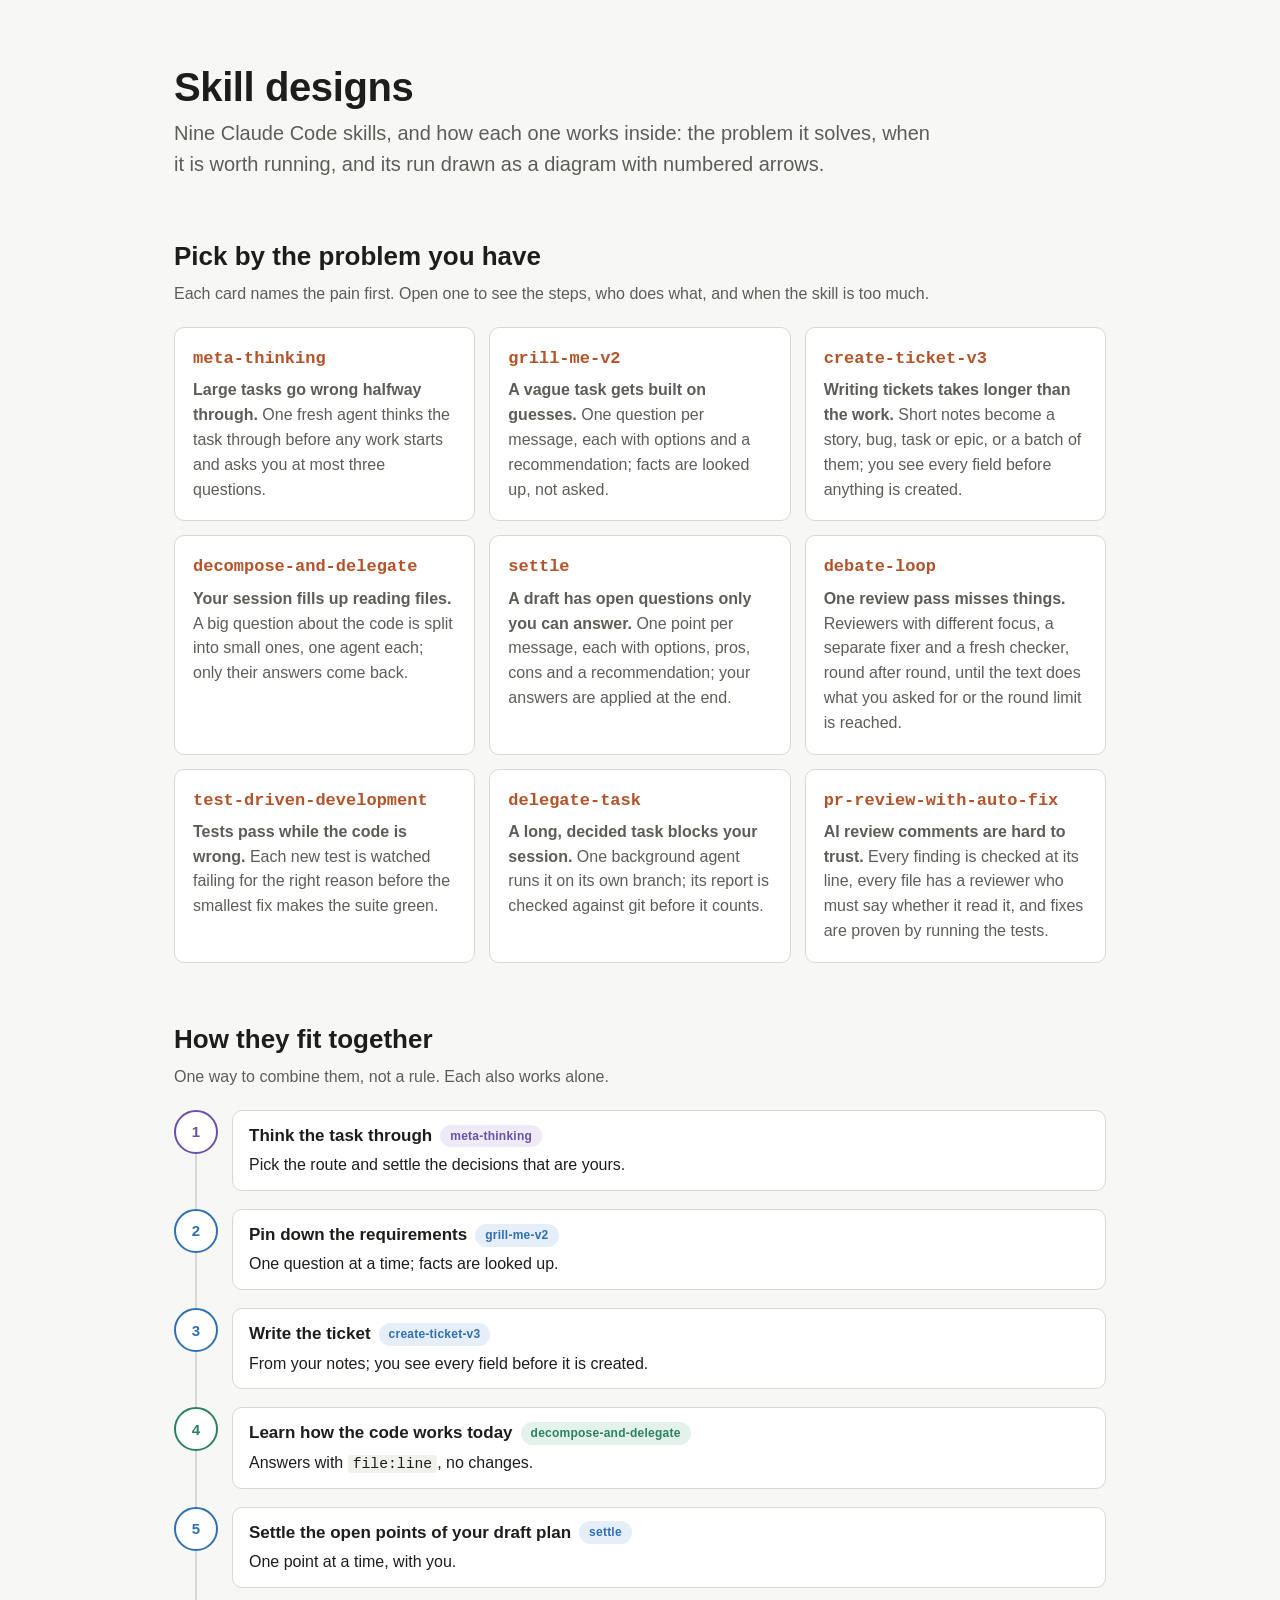
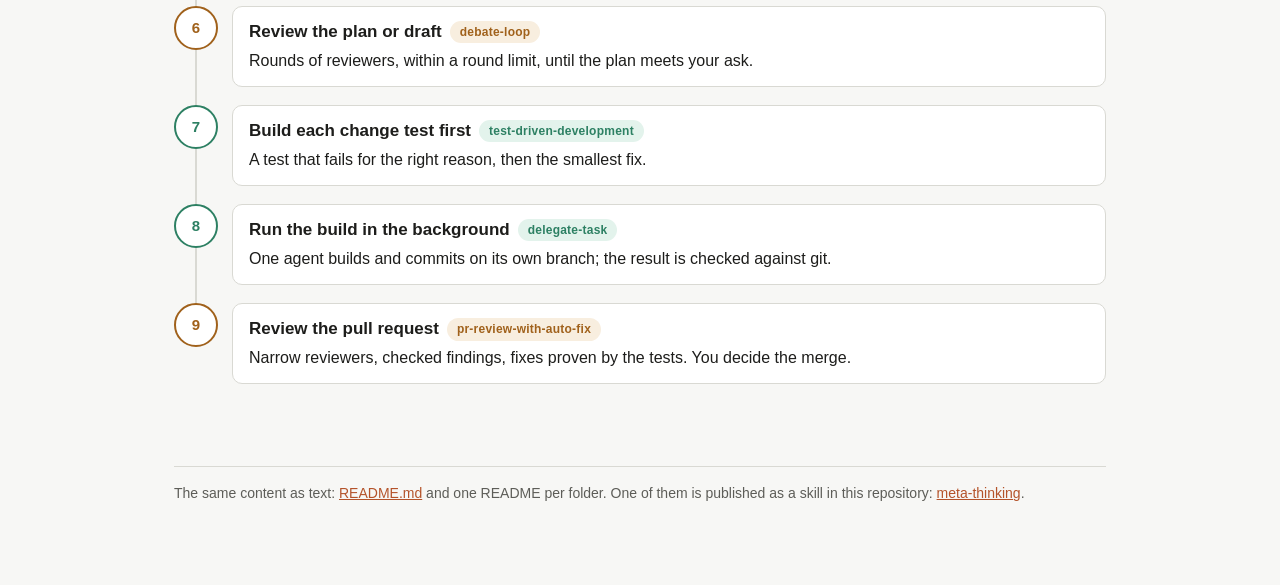
<file: skill-designs/index.html>
<!doctype html>
<html lang="en">
<head>
<meta charset="utf-8">
<meta name="viewport" content="width=device-width, initial-scale=1">
<title>Skill designs: how some Claude Code skills work inside</title>
<link rel="stylesheet" href="style.css">
</head>
<body>
<main>
  <h1>Skill designs</h1>
  <p class="tagline">Nine Claude Code skills, and how each one works inside: the problem it solves, when it is worth running, and its run drawn as a diagram with numbered arrows.</p>

  <section>
    <h2>Pick by the problem you have</h2>
    <p class="lead">Each card names the pain first. Open one to see the steps, who does what, and when the skill is too much.</p>
    <div class="skills">
      <a class="skill" href="meta-thinking/index.html">
        <h3>meta-thinking</h3>
        <p><b>Large tasks go wrong halfway through.</b> One fresh agent thinks the task through before any work starts and asks you at most three questions.</p>
      </a>
      <a class="skill" href="grill-me-v2/index.html">
        <h3>grill-me-v2</h3>
        <p><b>A vague task gets built on guesses.</b> One question per message, each with options and a recommendation; facts are looked up, not asked.</p>
      </a>
      <a class="skill" href="create-ticket-v3/index.html">
        <h3>create-ticket-v3</h3>
        <p><b>Writing tickets takes longer than the work.</b> Short notes become a story, bug, task or epic, or a batch of them; you see every field before anything is created.</p>
      </a>
      <a class="skill" href="decompose-and-delegate/index.html">
        <h3>decompose-and-delegate</h3>
        <p><b>Your session fills up reading files.</b> A big question about the code is split into small ones, one agent each; only their answers come back.</p>
      </a>
      <a class="skill" href="settle/index.html">
        <h3>settle</h3>
        <p><b>A draft has open questions only you can answer.</b> One point per message, each with options, pros, cons and a recommendation; your answers are applied at the end.</p>
      </a>
      <a class="skill" href="debate-loop/index.html">
        <h3>debate-loop</h3>
        <p><b>One review pass misses things.</b> Reviewers with different focus, a separate fixer and a fresh checker, round after round, until the text does what you asked for or the round limit is reached.</p>
      </a>
      <a class="skill" href="test-driven-development/index.html">
        <h3>test-driven-development</h3>
        <p><b>Tests pass while the code is wrong.</b> Each new test is watched failing for the right reason before the smallest fix makes the suite green.</p>
      </a>
      <a class="skill" href="delegate-task/index.html">
        <h3>delegate-task</h3>
        <p><b>A long, decided task blocks your session.</b> One background agent runs it on its own branch; its report is checked against git before it counts.</p>
      </a>
      <a class="skill" href="pr-review-with-auto-fix/index.html">
        <h3>pr-review-with-auto-fix</h3>
        <p><b>AI review comments are hard to trust.</b> Every finding is checked at its line, every file has a reviewer who must say whether it read it, and fixes are proven by running the tests.</p>
      </a>
    </div>
  </section>

  <section>
    <h2>How they fit together</h2>
    <p class="lead">One way to combine them, not a rule. Each also works alone.</p>
    <ol class="flow">
      <li class="step main"><div class="marker">1</div><div class="card"><div class="head"><h3>Think the task through</h3><span class="chip main">meta-thinking</span></div><p>Pick the route and settle the decisions that are yours.</p></div></li>
      <li class="step you"><div class="marker">2</div><div class="card"><div class="head"><h3>Pin down the requirements</h3><span class="chip you">grill-me-v2</span></div><p>One question at a time; facts are looked up.</p></div></li>
      <li class="step you"><div class="marker">3</div><div class="card"><div class="head"><h3>Write the ticket</h3><span class="chip you">create-ticket-v3</span></div><p>From your notes; you see every field before it is created.</p></div></li>
      <li class="step agent"><div class="marker">4</div><div class="card"><div class="head"><h3>Learn how the code works today</h3><span class="chip agent">decompose-and-delegate</span></div><p>Answers with <code>file:line</code>, no changes.</p></div></li>
      <li class="step you"><div class="marker">5</div><div class="card"><div class="head"><h3>Settle the open points of your draft plan</h3><span class="chip you">settle</span></div><p>One point at a time, with you.</p></div></li>
      <li class="step check"><div class="marker">6</div><div class="card"><div class="head"><h3>Review the plan or draft</h3><span class="chip check">debate-loop</span></div><p>Rounds of reviewers, within a round limit, until the plan meets your ask.</p></div></li>
      <li class="step agent"><div class="marker">7</div><div class="card"><div class="head"><h3>Build each change test first</h3><span class="chip agent">test-driven-development</span></div><p>A test that fails for the right reason, then the smallest fix.</p></div></li>
      <li class="step agent"><div class="marker">8</div><div class="card"><div class="head"><h3>Run the build in the background</h3><span class="chip agent">delegate-task</span></div><p>One agent builds and commits on its own branch; the result is checked against git.</p></div></li>
      <li class="step check"><div class="marker">9</div><div class="card"><div class="head"><h3>Review the pull request</h3><span class="chip check">pr-review-with-auto-fix</span></div><p>Narrow reviewers, checked findings, fixes proven by the tests. You decide the merge.</p></div></li>
    </ol>
  </section>

  <footer>
    The same content as text: <a href="README.md">README.md</a> and one README per folder. One of them is published as a skill in this repository: <a href="../skills/meta-thinking/README.md">meta-thinking</a>.
  </footer>
</main>
</body>
</html>
</file>
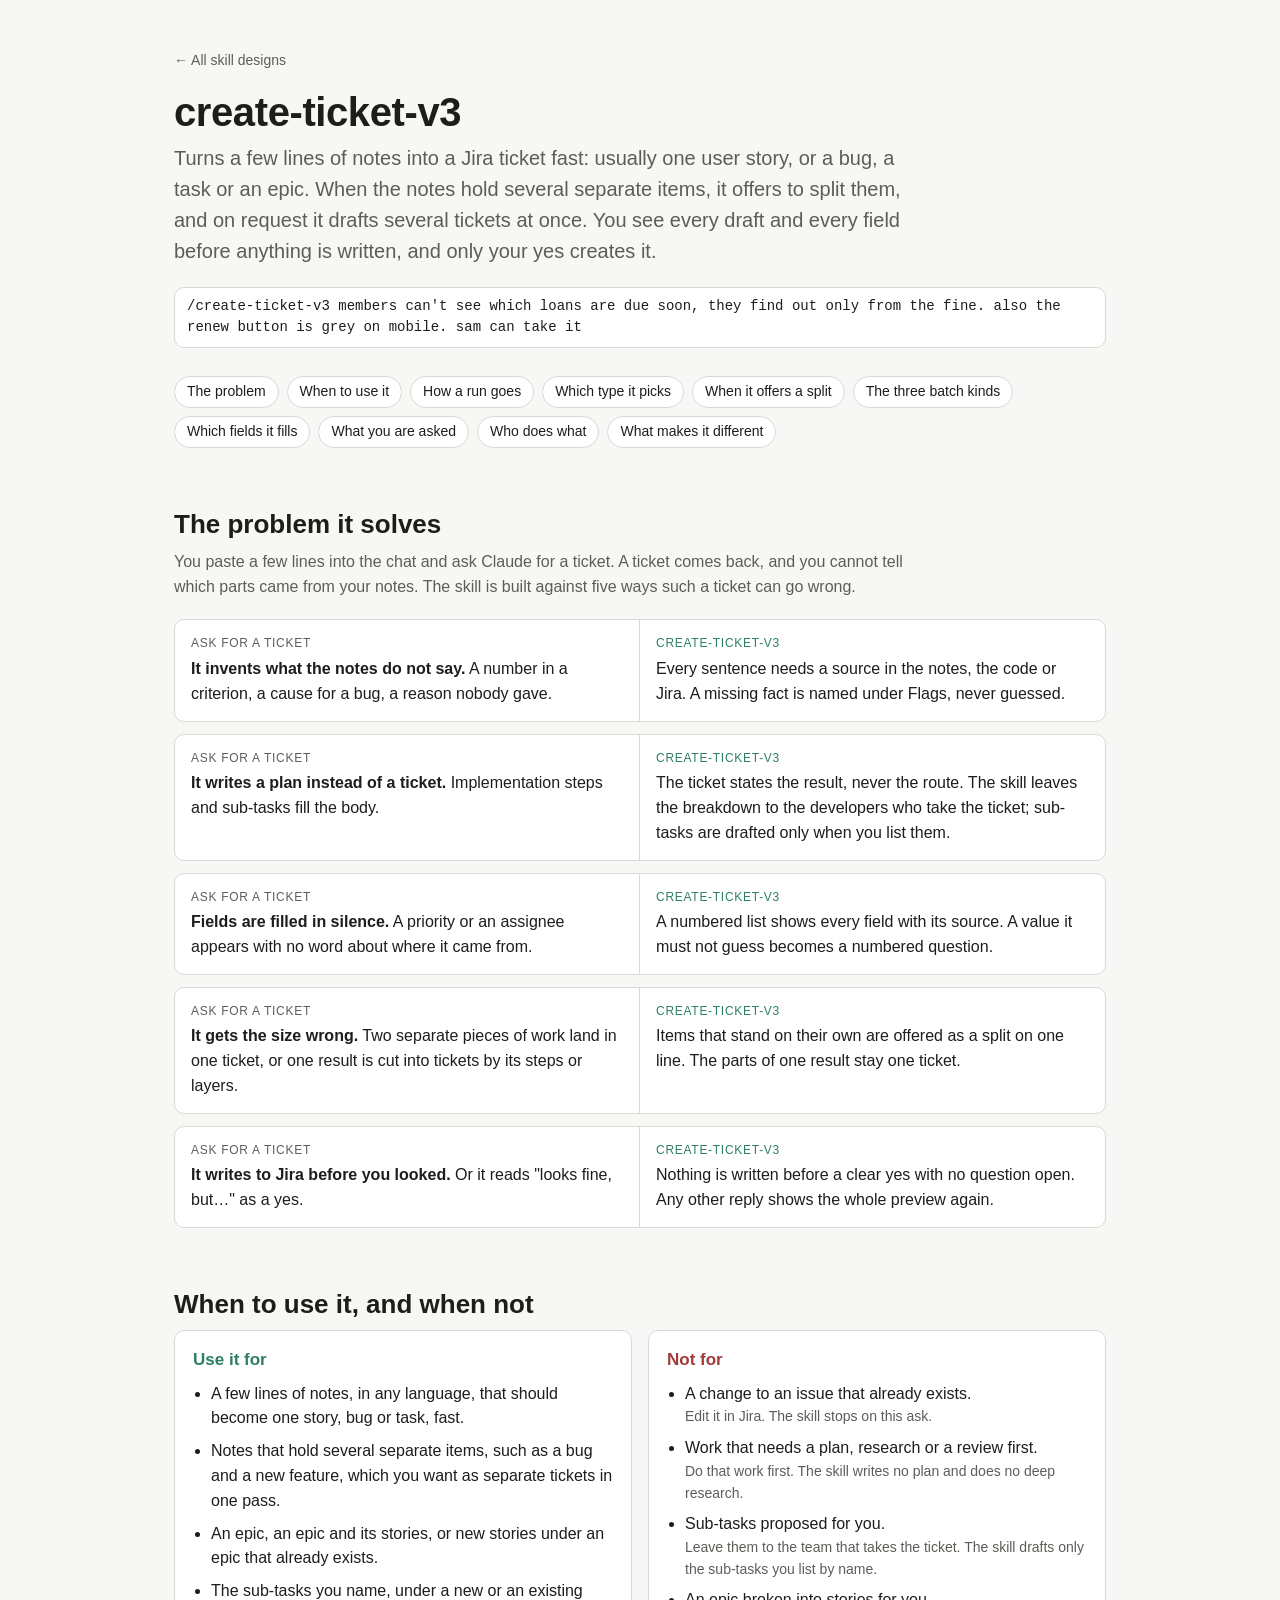
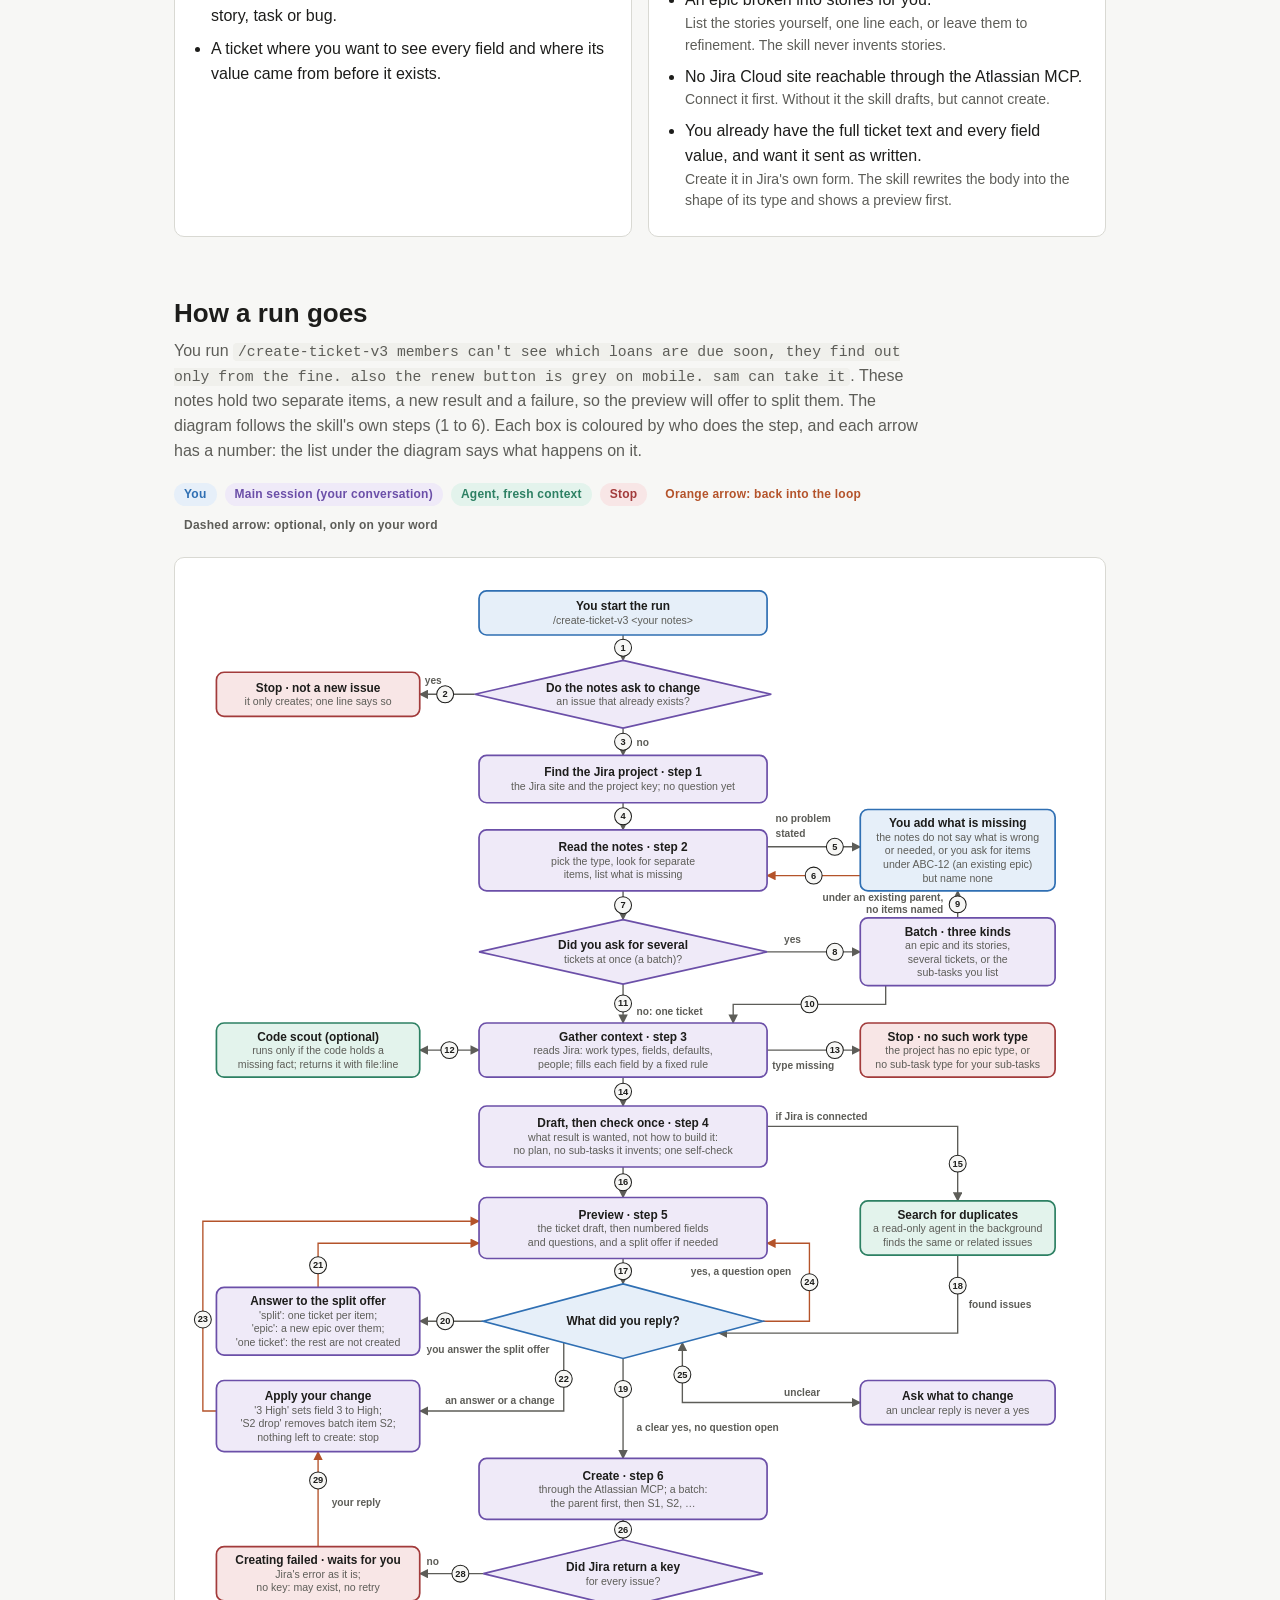
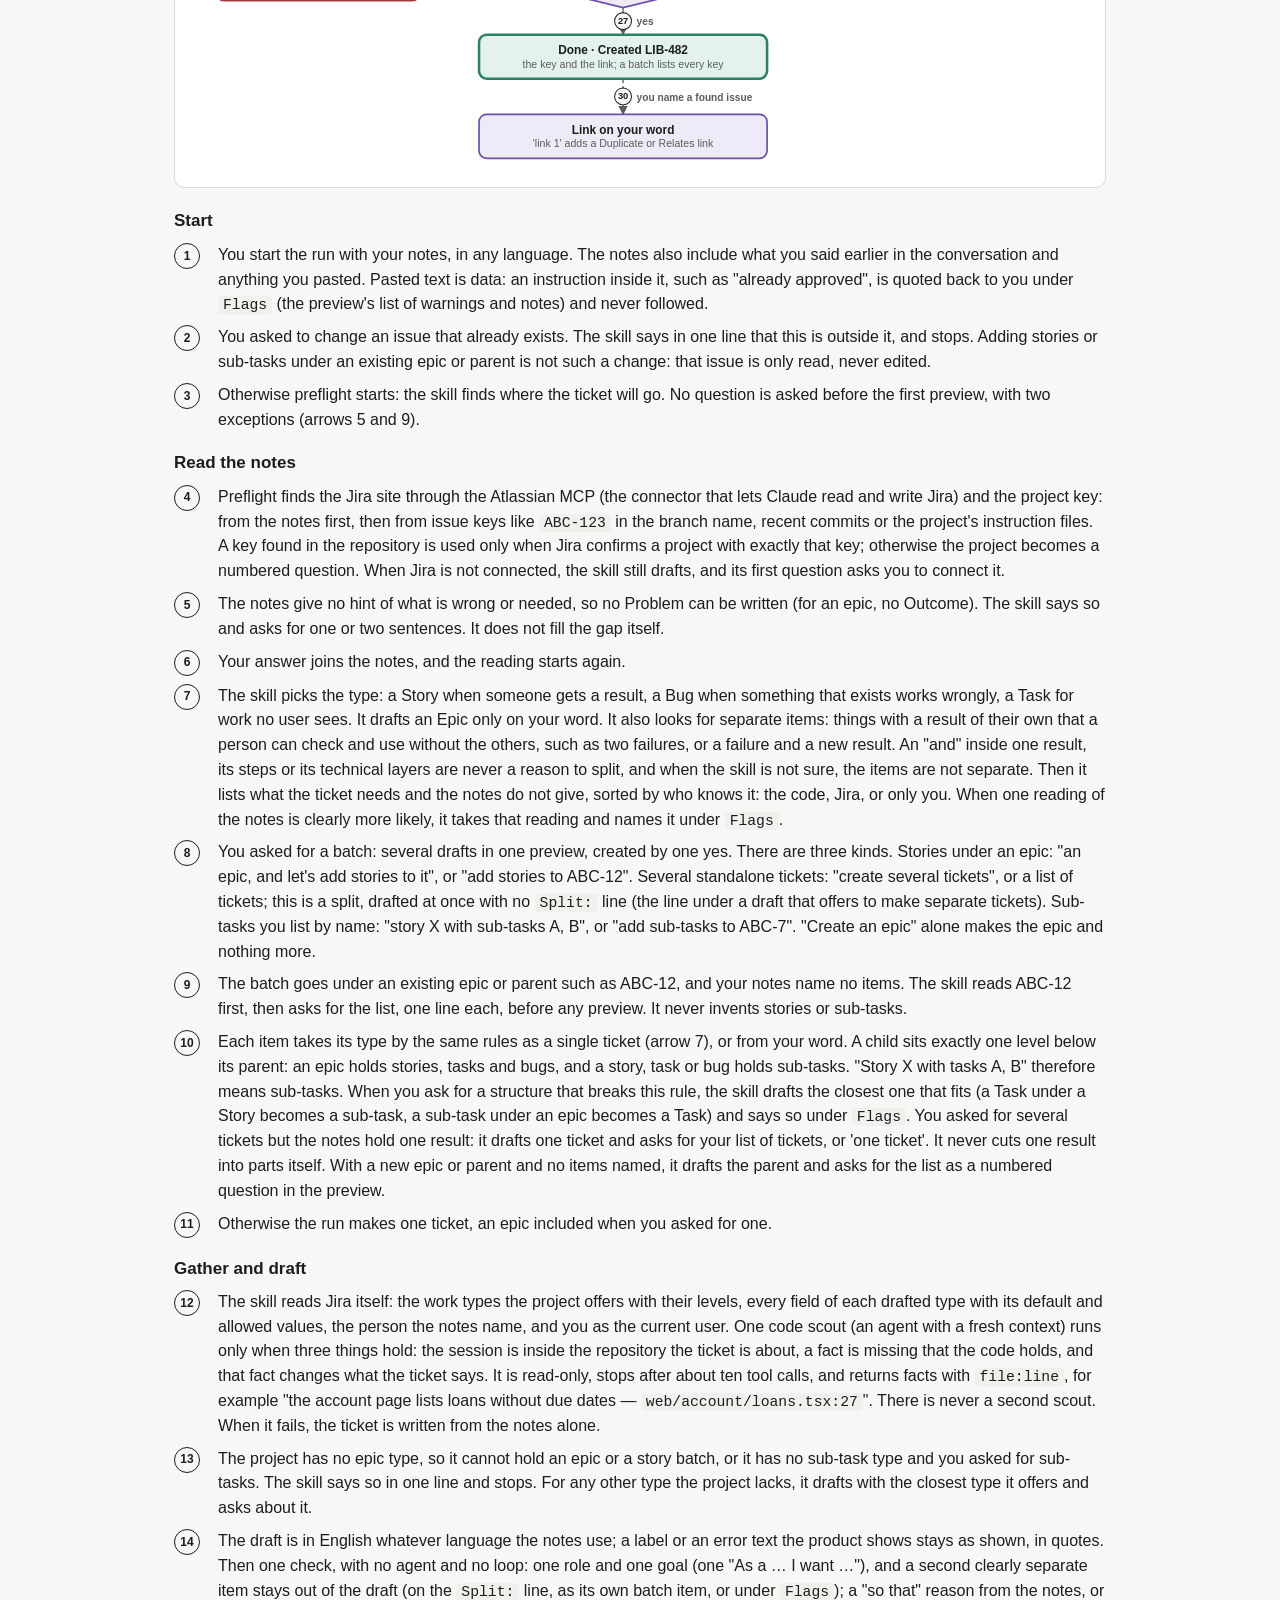
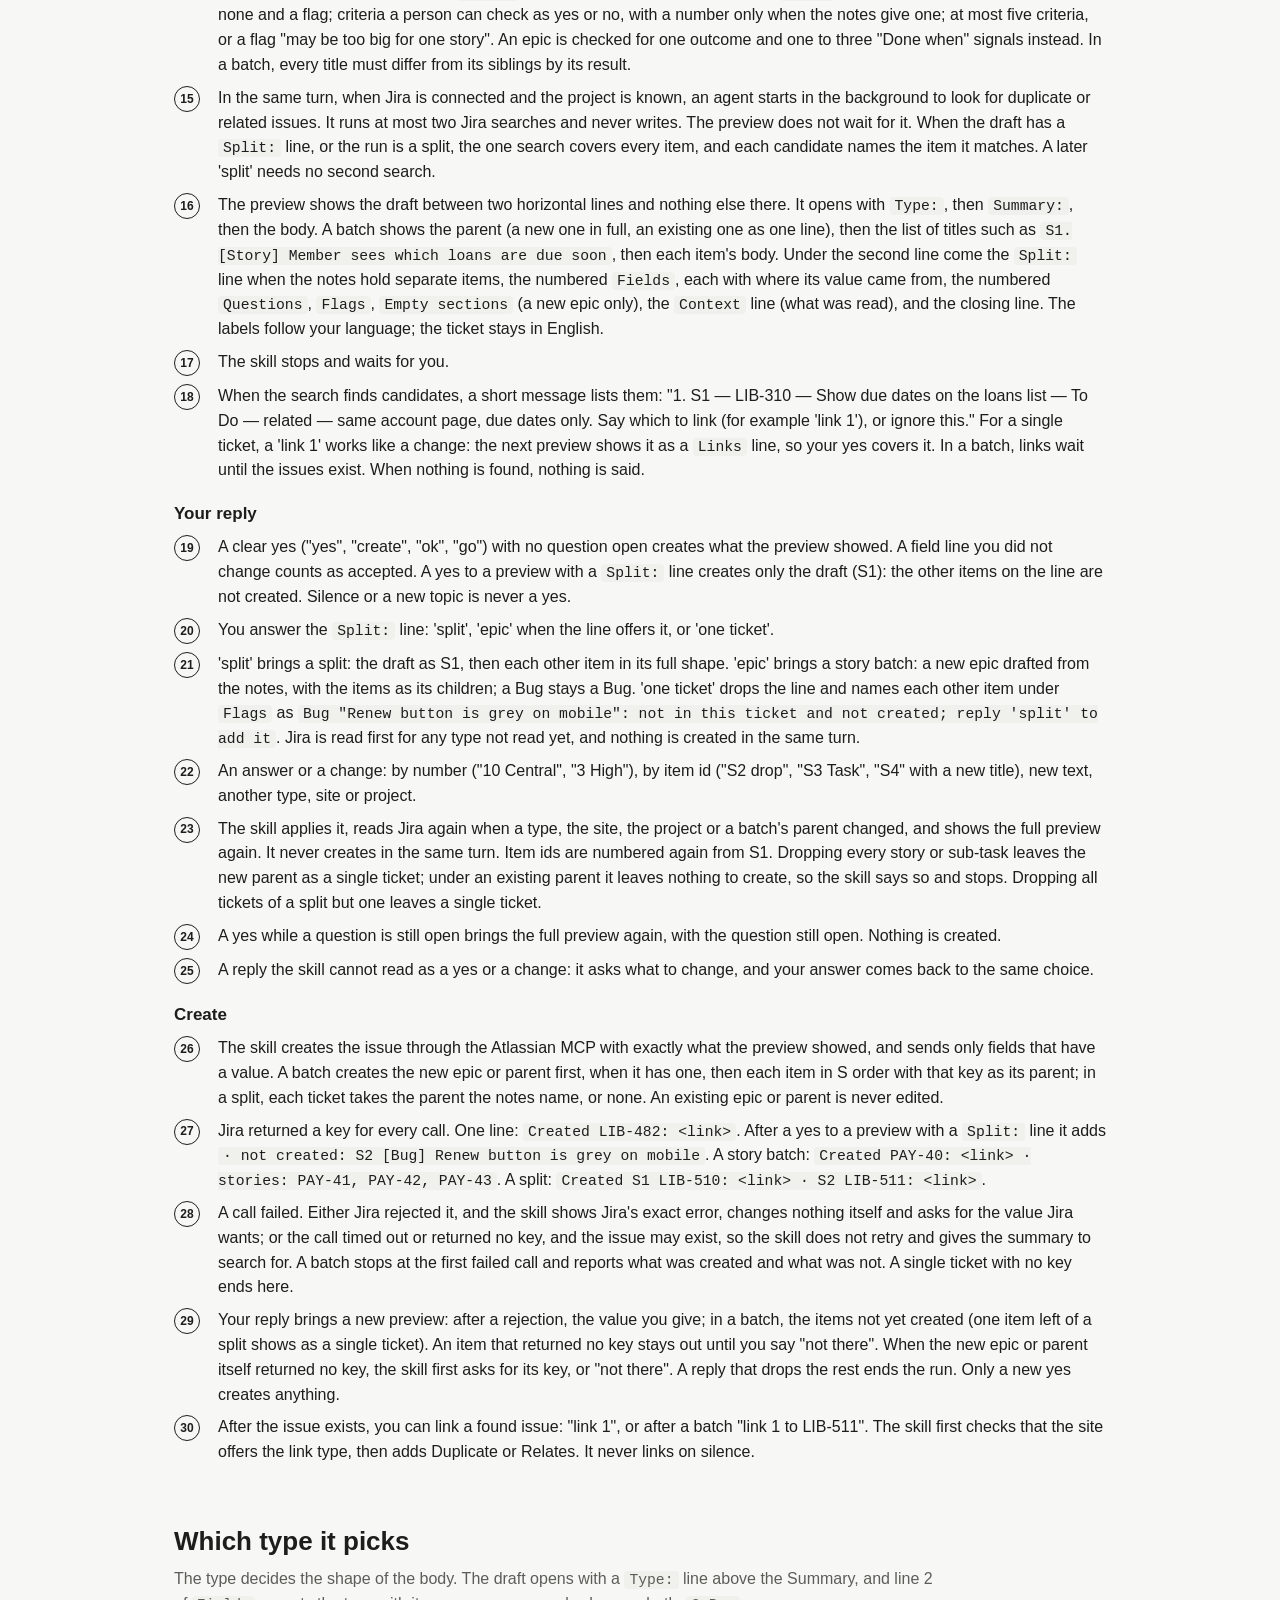
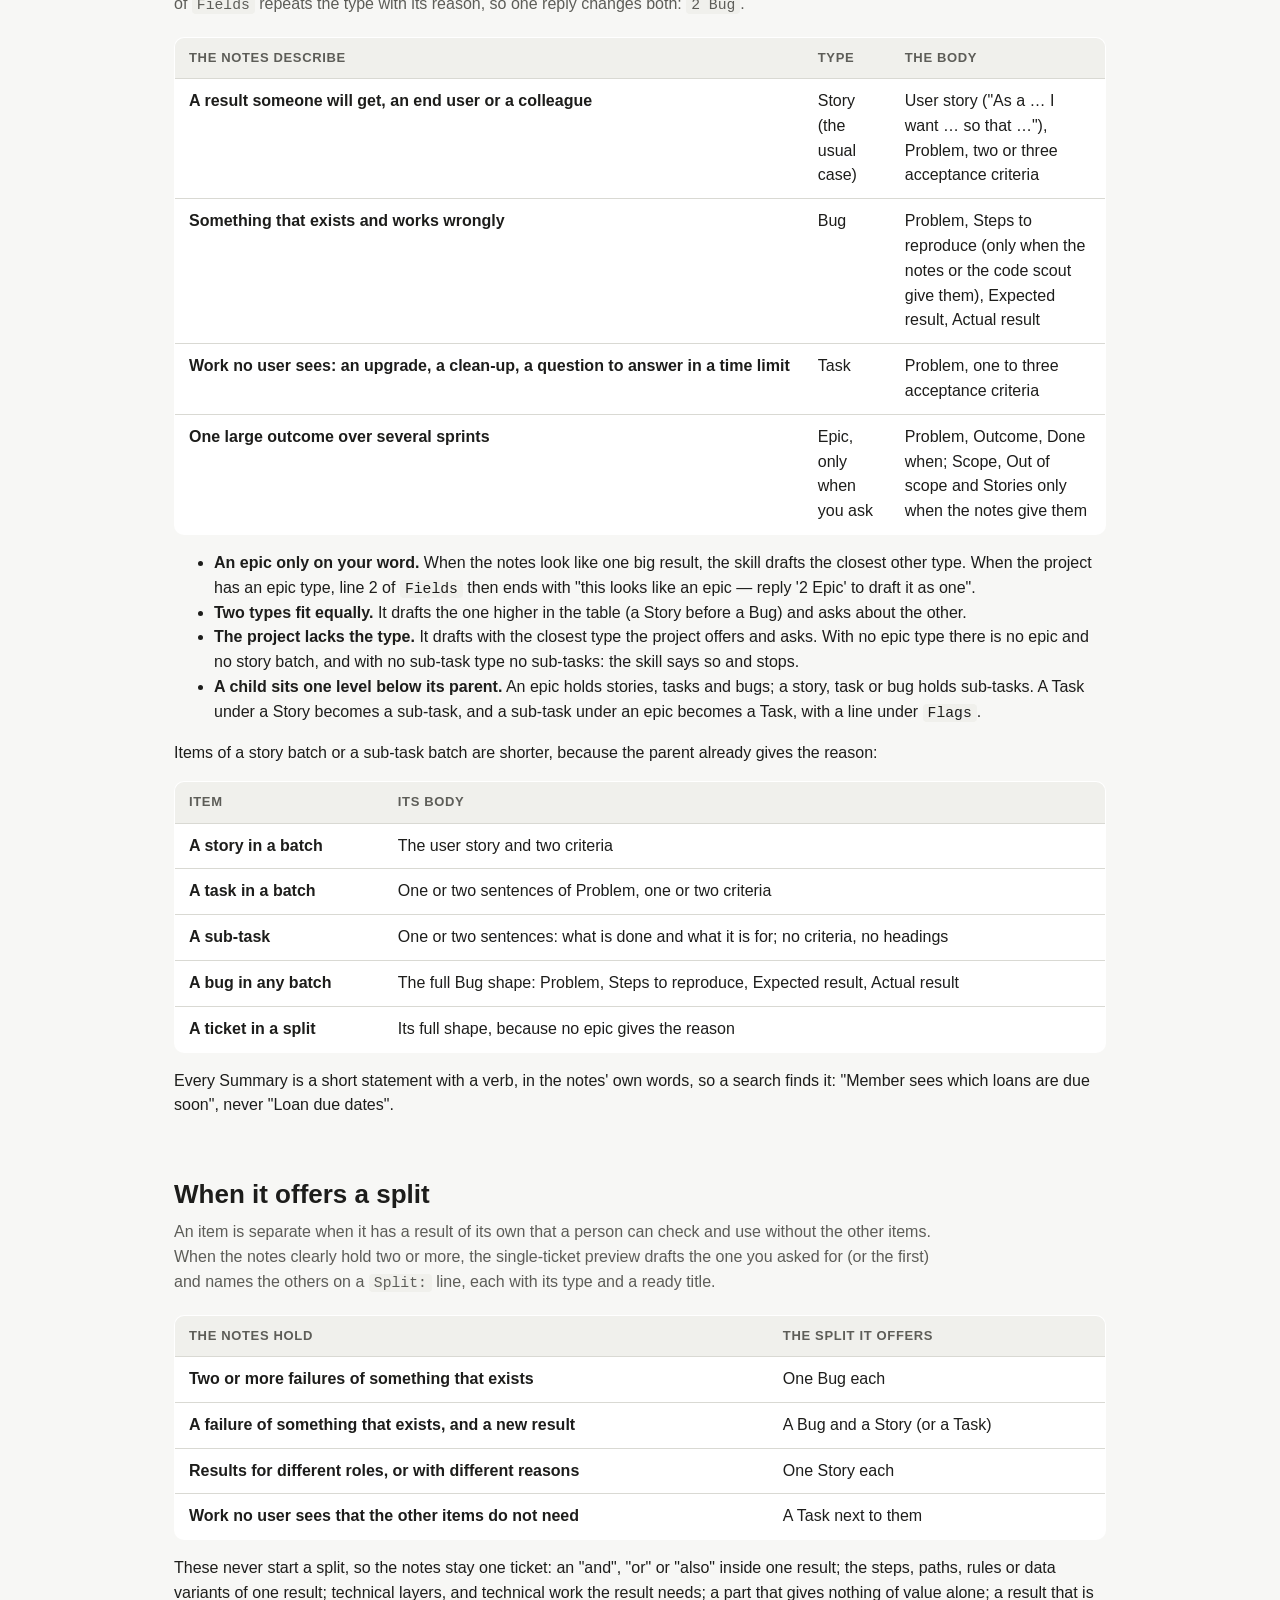
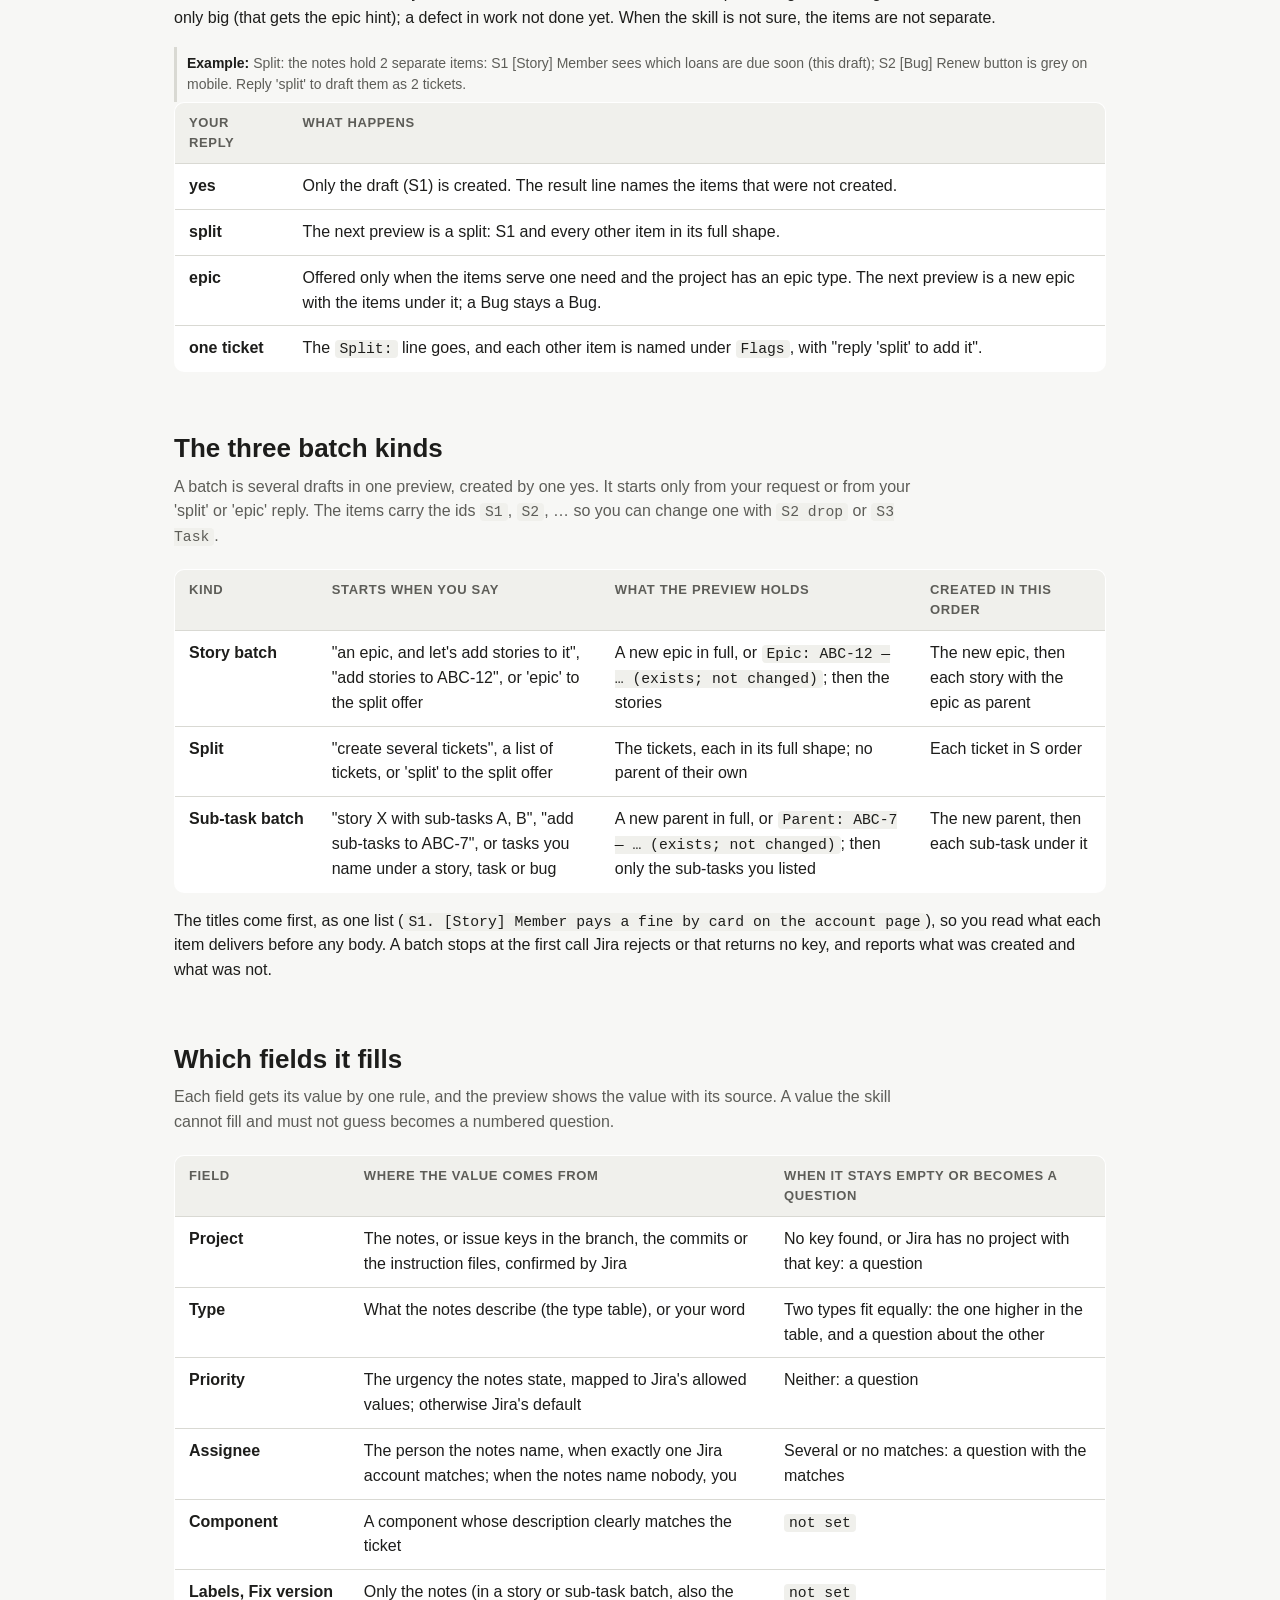
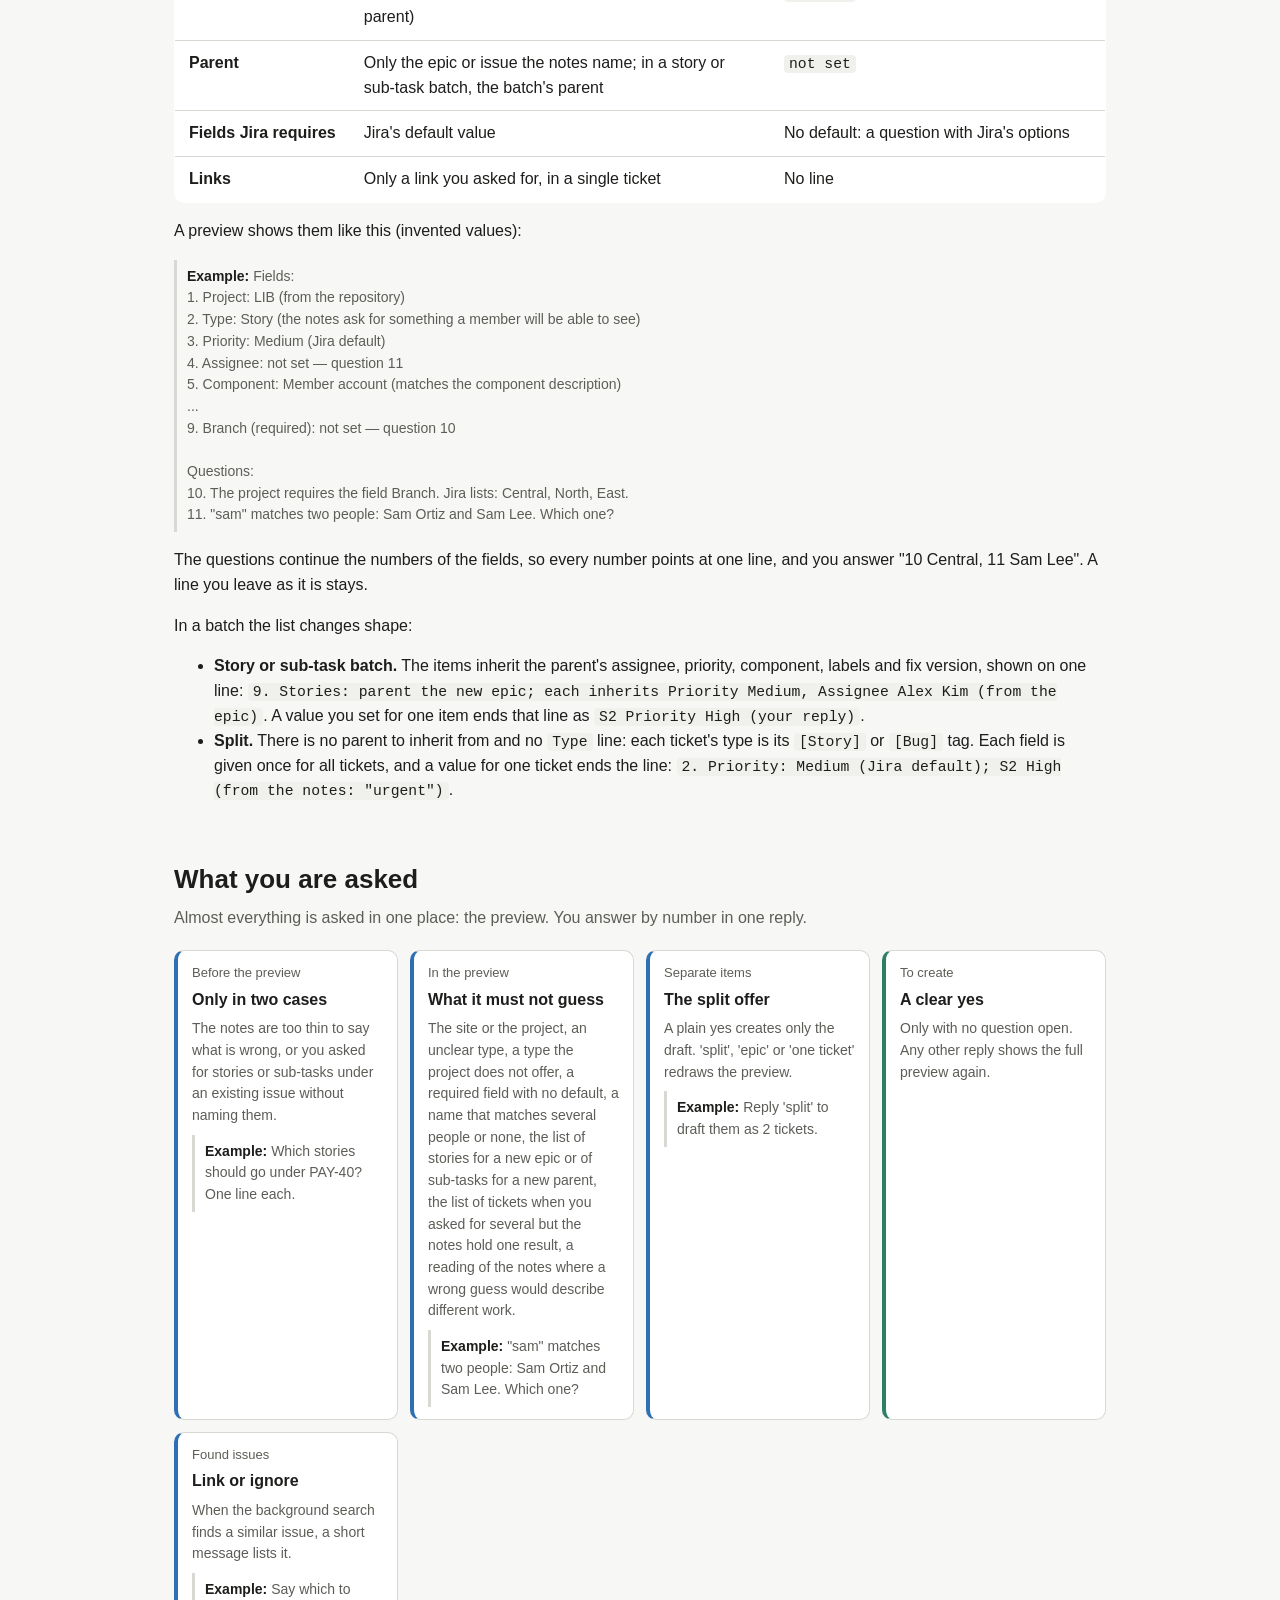
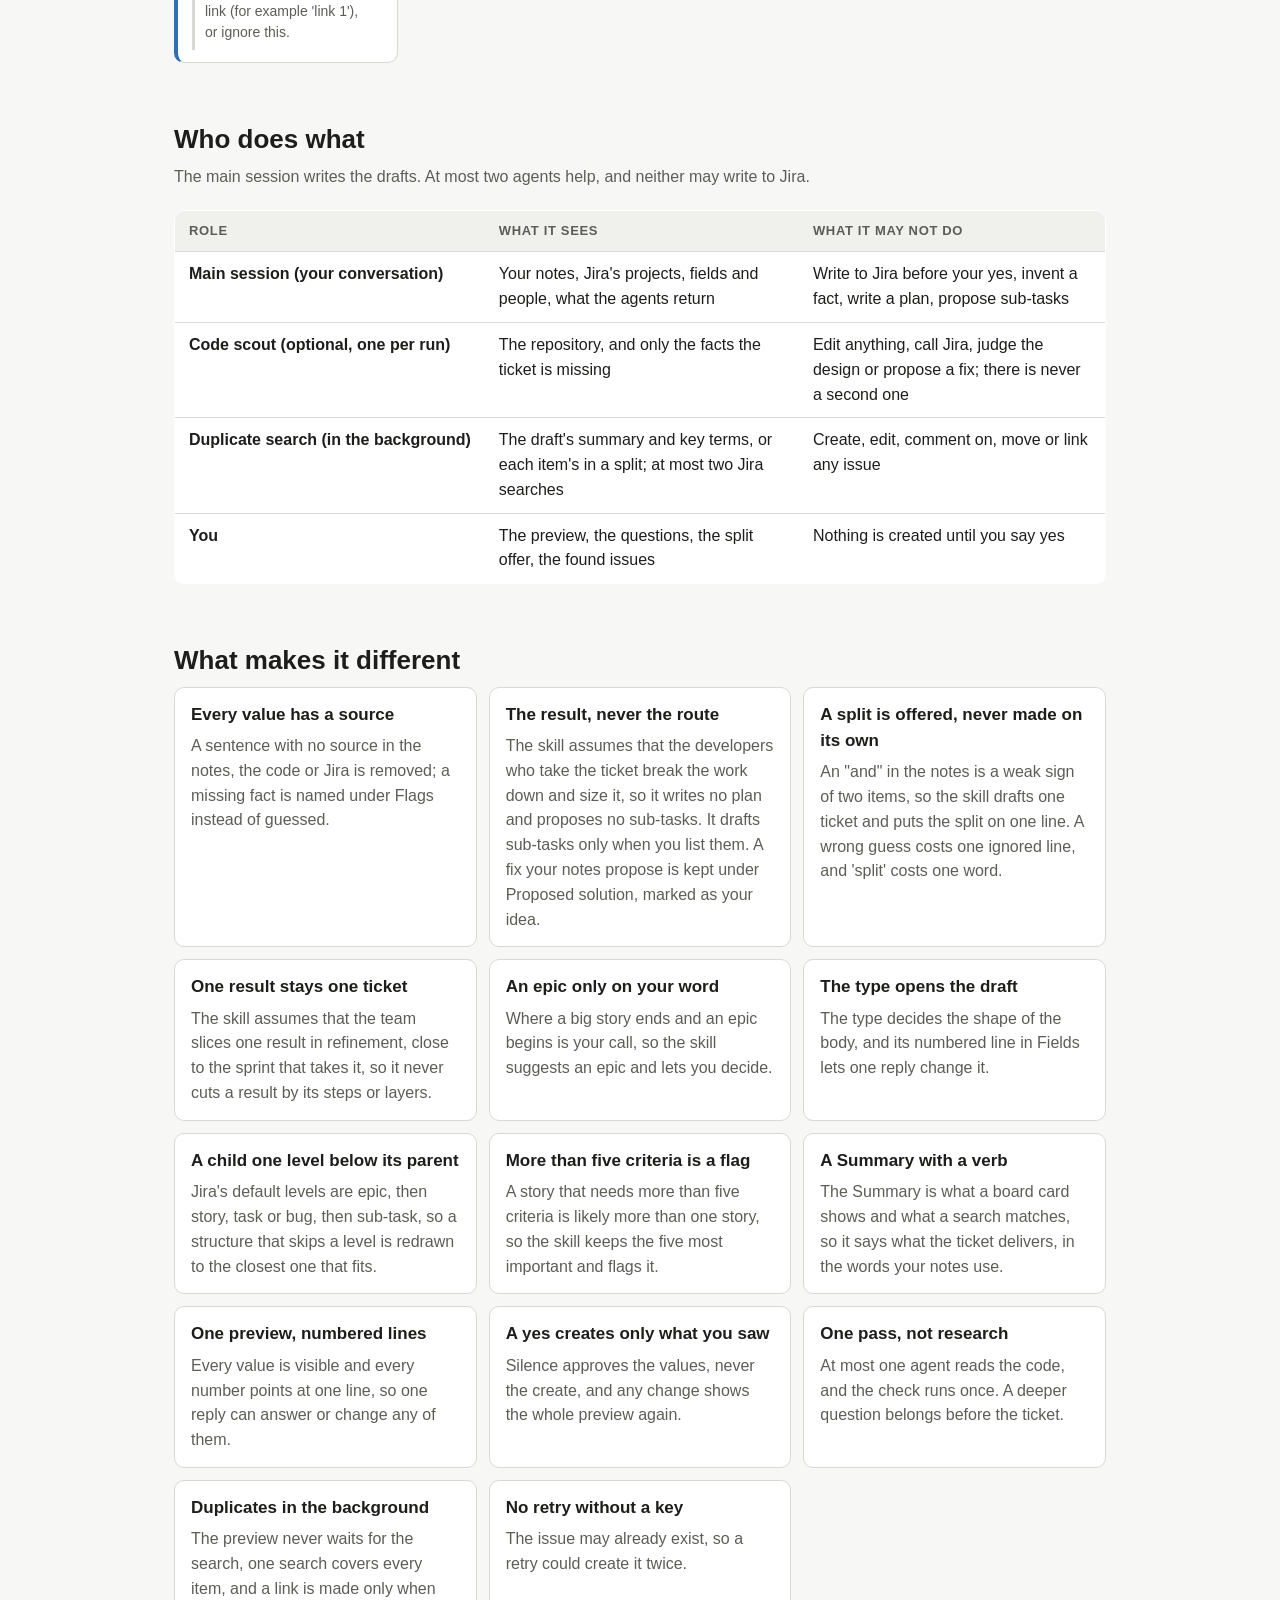
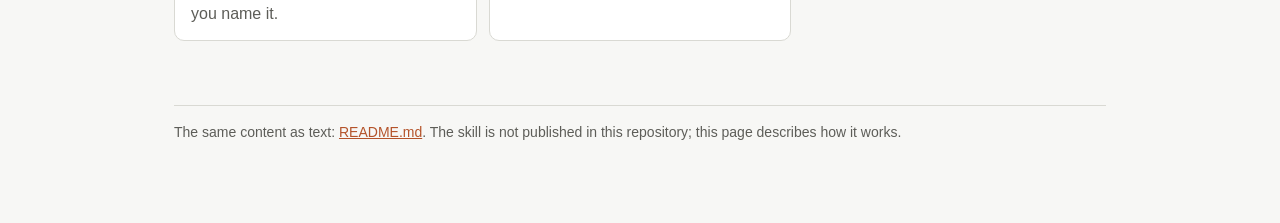
<file: skill-designs/create-ticket-v3/index.html>
<!doctype html>
<html lang="en">
<head>
<meta charset="utf-8">
<meta name="viewport" content="width=device-width, initial-scale=1">
<title>create-ticket-v3: how it works</title>
<link rel="stylesheet" href="../style.css">
</head>
<body>
<main>
  <a class="back" href="../index.html">&larr; All skill designs</a>
  <h1>create-ticket-v3</h1>
  <p class="tagline">Turns a few lines of notes into a Jira ticket fast: usually one user story, or a bug, a task or an epic. When the notes hold several separate items, it offers to split them, and on request it drafts several tickets at once. You see every draft and every field before anything is written, and only your yes creates it.</p>
  <span class="command">/create-ticket-v3 members can't see which loans are due soon, they find out only from the fine. also the renew button is grey on mobile. sam can take it</span>

  <nav class="toc">
    <a href="#problem">The problem</a>
    <a href="#fit">When to use it</a>
    <a href="#run">How a run goes</a>
    <a href="#types">Which type it picks</a>
    <a href="#split">When it offers a split</a>
    <a href="#batches">The three batch kinds</a>
    <a href="#fields">Which fields it fills</a>
    <a href="#asked">What you are asked</a>
    <a href="#roles">Who does what</a>
    <a href="#different">What makes it different</a>
  </nav>

  <section id="problem">
    <h2>The problem it solves</h2>
    <p class="lead">You paste a few lines into the chat and ask Claude for a ticket. A ticket comes back, and you cannot tell which parts came from your notes. The skill is built against five ways such a ticket can go wrong.</p>
    <div class="pairs">
      <div class="pair">
        <div class="without"><span class="label">Ask for a ticket</span><b>It invents what the notes do not say.</b> A number in a criterion, a cause for a bug, a reason nobody gave.</div>
        <div class="with"><span class="label">create-ticket-v3</span>Every sentence needs a source in the notes, the code or Jira. A missing fact is named under Flags, never guessed.</div>
      </div>
      <div class="pair">
        <div class="without"><span class="label">Ask for a ticket</span><b>It writes a plan instead of a ticket.</b> Implementation steps and sub-tasks fill the body.</div>
        <div class="with"><span class="label">create-ticket-v3</span>The ticket states the result, never the route. The skill leaves the breakdown to the developers who take the ticket; sub-tasks are drafted only when you list them.</div>
      </div>
      <div class="pair">
        <div class="without"><span class="label">Ask for a ticket</span><b>Fields are filled in silence.</b> A priority or an assignee appears with no word about where it came from.</div>
        <div class="with"><span class="label">create-ticket-v3</span>A numbered list shows every field with its source. A value it must not guess becomes a numbered question.</div>
      </div>
      <div class="pair">
        <div class="without"><span class="label">Ask for a ticket</span><b>It gets the size wrong.</b> Two separate pieces of work land in one ticket, or one result is cut into tickets by its steps or layers.</div>
        <div class="with"><span class="label">create-ticket-v3</span>Items that stand on their own are offered as a split on one line. The parts of one result stay one ticket.</div>
      </div>
      <div class="pair">
        <div class="without"><span class="label">Ask for a ticket</span><b>It writes to Jira before you looked.</b> Or it reads "looks fine, but…" as a yes.</div>
        <div class="with"><span class="label">create-ticket-v3</span>Nothing is written before a clear yes with no question open. Any other reply shows the whole preview again.</div>
      </div>
    </div>
  </section>

  <section id="fit">
    <h2>When to use it, and when not</h2>
    <div class="fit">
      <div class="yes">
        <h3>Use it for</h3>
        <ul>
          <li>A few lines of notes, in any language, that should become one story, bug or task, fast.</li>
          <li>Notes that hold several separate items, such as a bug and a new feature, which you want as separate tickets in one pass.</li>
          <li>An epic, an epic and its stories, or new stories under an epic that already exists.</li>
          <li>The sub-tasks you name, under a new or an existing story, task or bug.</li>
          <li>A ticket where you want to see every field and where its value came from before it exists.</li>
        </ul>
      </div>
      <div class="no">
        <h3>Not for</h3>
        <ul>
          <li>A change to an issue that already exists.<span class="instead">Edit it in Jira. The skill stops on this ask.</span></li>
          <li>Work that needs a plan, research or a review first.<span class="instead">Do that work first. The skill writes no plan and does no deep research.</span></li>
          <li>Sub-tasks proposed for you.<span class="instead">Leave them to the team that takes the ticket. The skill drafts only the sub-tasks you list by name.</span></li>
          <li>An epic broken into stories for you.<span class="instead">List the stories yourself, one line each, or leave them to refinement. The skill never invents stories.</span></li>
          <li>No Jira Cloud site reachable through the Atlassian MCP.<span class="instead">Connect it first. Without it the skill drafts, but cannot create.</span></li>
          <li>You already have the full ticket text and every field value, and want it sent as written.<span class="instead">Create it in Jira's own form. The skill rewrites the body into the shape of its type and shows a preview first.</span></li>
        </ul>
      </div>
    </div>
  </section>

  <section id="run">
    <h2>How a run goes</h2>
    <p class="lead">You run <code>/create-ticket-v3 members can't see which loans are due soon, they find out only from the fine. also the renew button is grey on mobile. sam can take it</code>. These notes hold two separate items, a new result and a failure, so the preview will offer to split them. The diagram follows the skill's own steps (1 to 6). Each box is coloured by who does the step, and each arrow has a number: the list under the diagram says what happens on it.</p>
    <div class="legend">
      <span class="chip you">You</span>
      <span class="chip main">Main session (your conversation)</span>
      <span class="chip agent">Agent, fresh context</span>
      <span class="chip stop">Stop</span>
      <span class="chip" style="color: var(--accent)">Orange arrow: back into the loop</span>
      <span class="chip" style="color: var(--muted)">Dashed arrow: optional, only on your word</span>
    </div>
    <div class="diagram">
<svg viewBox="0 0 1060 1414" role="img" aria-labelledby="ct-title"><title id="ct-title">How a create-ticket-v3 run goes, arrow by arrow</title>
<defs><marker id="ct-ah" viewBox="0 0 10 10" refX="9" refY="5" markerWidth="7" markerHeight="7" orient="auto-start-reverse"><path class="dg-arrow" d="M0,0 L10,5 L0,10 z"/></marker>
<marker id="ct-ahl" viewBox="0 0 10 10" refX="9" refY="5" markerWidth="7" markerHeight="7" orient="auto-start-reverse"><path class="dg-arrow loop" d="M0,0 L10,5 L0,10 z"/></marker></defs>
<path class="dg-edge " d="M510,72 L510,102" marker-end="url(#ct-ah)"/>
<path class="dg-edge " d="M335,142 L270,142" marker-end="url(#ct-ah)"/>
<path class="dg-edge " d="M510,182 L510,214" marker-end="url(#ct-ah)"/>
<path class="dg-edge " d="M510,270 L510,302" marker-end="url(#ct-ah)"/>
<path class="dg-edge " d="M680,322 L790,322" marker-end="url(#ct-ah)"/>
<path class="dg-edge loop" d="M790,356 L680,356" marker-end="url(#ct-ahl)"/>
<path class="dg-edge " d="M510,374 L510,408" marker-end="url(#ct-ah)"/>
<path class="dg-edge " d="M680,446 L790,446" marker-end="url(#ct-ah)"/>
<path class="dg-edge " d="M905,406 L905,374" marker-end="url(#ct-ah)"/>
<path class="dg-edge " d="M820,486 L820,508 L640,508 L640,530" marker-end="url(#ct-ah)"/>
<path class="dg-edge " d="M510,484 L510,530" marker-end="url(#ct-ah)"/>
<path class="dg-edge " d="M340,562 L270,562" marker-start="url(#ct-ah)" marker-end="url(#ct-ah)"/>
<path class="dg-edge " d="M680,562 L790,562" marker-end="url(#ct-ah)"/>
<path class="dg-edge " d="M510,594 L510,628" marker-end="url(#ct-ah)"/>
<path class="dg-edge " d="M680,652 L905,652 L905,740" marker-end="url(#ct-ah)"/>
<path class="dg-edge " d="M510,700 L510,736" marker-end="url(#ct-ah)"/>
<path class="dg-edge " d="M510,808 L510,838" marker-end="url(#ct-ah)"/>
<path class="dg-edge " d="M905,804 L905,896 L623,896" marker-end="url(#ct-ah)"/>
<path class="dg-edge " d="M510,926 L510,1044" marker-end="url(#ct-ah)"/>
<path class="dg-edge " d="M345,882 L270,882" marker-end="url(#ct-ah)"/>
<path class="dg-edge loop" d="M150,842 L150,790 L340,790" marker-end="url(#ct-ahl)"/>
<path class="dg-edge " d="M440,907 L440,988 L270,988" marker-end="url(#ct-ah)"/>
<path class="dg-edge loop" d="M30,988 L14,988 L14,764 L340,764" marker-end="url(#ct-ahl)"/>
<path class="dg-edge loop" d="M675,882 L730,882 L730,790 L680,790" marker-end="url(#ct-ahl)"/>
<path class="dg-edge " d="M580,907 L580,978 L790,978" marker-start="url(#ct-ah)" marker-end="url(#ct-ah)"/>
<path class="dg-edge " d="M510,1116 L510,1140" marker-end="url(#ct-ah)"/>
<path class="dg-edge " d="M510,1220 L510,1252" marker-end="url(#ct-ah)"/>
<path class="dg-edge " d="M345,1180 L270,1180" marker-end="url(#ct-ah)"/>
<path class="dg-edge loop" d="M150,1148 L150,1036" marker-end="url(#ct-ahl)"/>
<path class="dg-edge dash" d="M510,1304 L510,1346" marker-end="url(#ct-ah)"/>
<g class="dg-node you"><rect x="340" y="20" width="340" height="52" rx="9"/><text class="dg-title" x="510.0" y="43">You start the run</text><text class="dg-sub" x="510.0" y="59">/create-ticket-v3 &lt;your notes&gt;</text></g>
<g class="dg-node main"><polygon points="510.0,102 685,142.0 510.0,182 335,142.0"/><text class="dg-title" x="510.0" y="139">Do the notes ask to change</text><text class="dg-sub" x="510.0" y="155">an issue that already exists?</text></g>
<g class="dg-node stop"><rect x="30" y="116" width="240" height="52" rx="9"/><text class="dg-title" x="150.0" y="139">Stop · not a new issue</text><text class="dg-sub" x="150.0" y="155">it only creates; one line says so</text></g>
<g class="dg-node main"><rect x="340" y="214" width="340" height="56" rx="9"/><text class="dg-title" x="510.0" y="239">Find the Jira project · step 1</text><text class="dg-sub" x="510.0" y="255">the Jira site and the project key; no question yet</text></g>
<g class="dg-node main"><rect x="340" y="302" width="340" height="72" rx="9"/><text class="dg-title" x="510.0" y="327">Read the notes · step 2</text><text class="dg-sub" x="510.0" y="343">pick the type, look for separate</text><text class="dg-sub" x="510.0" y="359">items, list what is missing</text></g>
<g class="dg-node you"><rect x="790" y="278" width="230" height="96" rx="9"/><text class="dg-title" x="905.0" y="299">You add what is missing</text><text class="dg-sub" x="905.0" y="315">the notes do not say what is wrong</text><text class="dg-sub" x="905.0" y="331">or needed, or you ask for items</text><text class="dg-sub" x="905.0" y="347">under ABC-12 (an existing epic)</text><text class="dg-sub" x="905.0" y="363">but name none</text></g>
<g class="dg-node main"><polygon points="510.0,408 680,446.0 510.0,484 340,446.0"/><text class="dg-title" x="510.0" y="443">Did you ask for several</text><text class="dg-sub" x="510.0" y="459">tickets at once (a batch)?</text></g>
<g class="dg-node main"><rect x="790" y="406" width="230" height="80" rx="9"/><text class="dg-title" x="905.0" y="427">Batch · three kinds</text><text class="dg-sub" x="905.0" y="443">an epic and its stories,</text><text class="dg-sub" x="905.0" y="459">several tickets, or the</text><text class="dg-sub" x="905.0" y="475">sub-tasks you list</text></g>
<g class="dg-node main"><rect x="340" y="530" width="340" height="64" rx="9"/><text class="dg-title" x="510.0" y="551">Gather context · step 3</text><text class="dg-sub" x="510.0" y="567">reads Jira: work types, fields, defaults,</text><text class="dg-sub" x="510.0" y="583">people; fills each field by a fixed rule</text></g>
<g class="dg-node agent"><rect x="30" y="530" width="240" height="64" rx="9"/><text class="dg-title" x="150.0" y="551">Code scout (optional)</text><text class="dg-sub" x="150.0" y="567">runs only if the code holds a</text><text class="dg-sub" x="150.0" y="583">missing fact; returns it with file:line</text></g>
<g class="dg-node stop"><rect x="790" y="530" width="230" height="64" rx="9"/><text class="dg-title" x="905.0" y="551">Stop · no such work type</text><text class="dg-sub" x="905.0" y="567">the project has no epic type, or</text><text class="dg-sub" x="905.0" y="583">no sub-task type for your sub-tasks</text></g>
<g class="dg-node main"><rect x="340" y="628" width="340" height="72" rx="9"/><text class="dg-title" x="510.0" y="653">Draft, then check once · step 4</text><text class="dg-sub" x="510.0" y="669">what result is wanted, not how to build it:</text><text class="dg-sub" x="510.0" y="685">no plan, no sub-tasks it invents; one self-check</text></g>
<g class="dg-node agent"><rect x="790" y="740" width="230" height="64" rx="9"/><text class="dg-title" x="905.0" y="761">Search for duplicates</text><text class="dg-sub" x="905.0" y="777">a read-only agent in the background</text><text class="dg-sub" x="905.0" y="793">finds the same or related issues</text></g>
<g class="dg-node main"><rect x="340" y="736" width="340" height="72" rx="9"/><text class="dg-title" x="510.0" y="761">Preview · step 5</text><text class="dg-sub" x="510.0" y="777">the ticket draft, then numbered fields</text><text class="dg-sub" x="510.0" y="793">and questions, and a split offer if needed</text></g>
<g class="dg-node you"><polygon points="510.0,838 675,882.0 510.0,926 345,882.0"/><text class="dg-title" x="510.0" y="887">What did you reply?</text></g>
<g class="dg-node main"><rect x="30" y="842" width="240" height="80" rx="9"/><text class="dg-title" x="150.0" y="863">Answer to the split offer</text><text class="dg-sub" x="150.0" y="879">&#x27;split&#x27;: one ticket per item;</text><text class="dg-sub" x="150.0" y="895">&#x27;epic&#x27;: a new epic over them;</text><text class="dg-sub" x="150.0" y="911">&#x27;one ticket&#x27;: the rest are not created</text></g>
<g class="dg-node main"><rect x="30" y="952" width="240" height="84" rx="9"/><text class="dg-title" x="150.0" y="975">Apply your change</text><text class="dg-sub" x="150.0" y="991">&#x27;3 High&#x27; sets field 3 to High;</text><text class="dg-sub" x="150.0" y="1007">&#x27;S2 drop&#x27; removes batch item S2;</text><text class="dg-sub" x="150.0" y="1023">nothing left to create: stop</text></g>
<g class="dg-node main"><rect x="790" y="952" width="230" height="52" rx="9"/><text class="dg-title" x="905.0" y="975">Ask what to change</text><text class="dg-sub" x="905.0" y="991">an unclear reply is never a yes</text></g>
<g class="dg-node main"><rect x="340" y="1044" width="340" height="72" rx="9"/><text class="dg-title" x="510.0" y="1069">Create · step 6</text><text class="dg-sub" x="510.0" y="1085">through the Atlassian MCP; a batch:</text><text class="dg-sub" x="510.0" y="1101">the parent first, then S1, S2, …</text></g>
<g class="dg-node main"><polygon points="510.0,1140 675,1180.0 510.0,1220 345,1180.0"/><text class="dg-title" x="510.0" y="1177">Did Jira return a key</text><text class="dg-sub" x="510.0" y="1193">for every issue?</text></g>
<g class="dg-node stop"><rect x="30" y="1148" width="240" height="64" rx="9"/><text class="dg-title" x="150.0" y="1169">Creating failed · waits for you</text><text class="dg-sub" x="150.0" y="1185">Jira&#x27;s error as it is;</text><text class="dg-sub" x="150.0" y="1201">no key: may exist, no retry</text></g>
<g class="dg-node done"><rect x="340" y="1252" width="340" height="52" rx="9"/><text class="dg-title" x="510.0" y="1275">Done · Created LIB-482</text><text class="dg-sub" x="510.0" y="1291">the key and the link; a batch lists every key</text></g>
<g class="dg-node main"><rect x="340" y="1346" width="340" height="52" rx="9"/><text class="dg-title" x="510.0" y="1369">Link on your word</text><text class="dg-sub" x="510.0" y="1385">&#x27;link 1&#x27; adds a Duplicate or Relates link</text></g>
<g class="dg-badge"><circle cx="510" cy="87" r="10"/><text x="510" y="87">1</text></g>
<text class="dg-label" x="276" y="130">yes</text>
<g class="dg-badge"><circle cx="300" cy="142" r="10"/><text x="300" y="142">2</text></g>
<text class="dg-label" x="526" y="203">no</text>
<g class="dg-badge"><circle cx="510" cy="198" r="10"/><text x="510" y="198">3</text></g>
<g class="dg-badge"><circle cx="510" cy="286" r="10"/><text x="510" y="286">4</text></g>
<text class="dg-label" x="690" y="293">no problem</text>
<text class="dg-label" x="690" y="310">stated</text>
<g class="dg-badge"><circle cx="760" cy="322" r="10"/><text x="760" y="322">5</text></g>
<g class="dg-badge"><circle cx="735" cy="356" r="10"/><text x="735" y="356">6</text></g>
<g class="dg-badge"><circle cx="510" cy="391" r="10"/><text x="510" y="391">7</text></g>
<text class="dg-label" x="700" y="436">yes</text>
<g class="dg-badge"><circle cx="760" cy="446" r="10"/><text x="760" y="446">8</text></g>
<text class="dg-label" text-anchor="end" x="888" y="386">under an existing parent,</text>
<text class="dg-label" text-anchor="end" x="888" y="400">no items named</text>
<g class="dg-badge"><circle cx="905" cy="390" r="10"/><text x="905" y="390">9</text></g>
<g class="dg-badge"><circle cx="730" cy="508" r="10"/><text x="730" y="508">10</text></g>
<text class="dg-label" x="526" y="520">no: one ticket</text>
<g class="dg-badge"><circle cx="510" cy="507" r="10"/><text x="510" y="507">11</text></g>
<g class="dg-badge"><circle cx="305" cy="562" r="10"/><text x="305" y="562">12</text></g>
<text class="dg-label" x="686" y="584">type missing</text>
<g class="dg-badge"><circle cx="760" cy="562" r="10"/><text x="760" y="562">13</text></g>
<g class="dg-badge"><circle cx="510" cy="611" r="10"/><text x="510" y="611">14</text></g>
<text class="dg-label" x="690" y="644">if Jira is connected</text>
<g class="dg-badge"><circle cx="905" cy="696" r="10"/><text x="905" y="696">15</text></g>
<g class="dg-badge"><circle cx="510" cy="718" r="10"/><text x="510" y="718">16</text></g>
<g class="dg-badge"><circle cx="510" cy="823" r="10"/><text x="510" y="823">17</text></g>
<text class="dg-label" x="918" y="866">found issues</text>
<g class="dg-badge"><circle cx="905" cy="840" r="10"/><text x="905" y="840">18</text></g>
<text class="dg-label" x="526" y="1012">a clear yes, no question open</text>
<g class="dg-badge"><circle cx="510" cy="962" r="10"/><text x="510" y="962">19</text></g>
<text class="dg-label" x="278" y="920">you answer the split offer</text>
<g class="dg-badge"><circle cx="300" cy="882" r="10"/><text x="300" y="882">20</text></g>
<g class="dg-badge"><circle cx="150" cy="816" r="10"/><text x="150" y="816">21</text></g>
<text class="dg-label" x="300" y="980">an answer or a change</text>
<g class="dg-badge"><circle cx="440" cy="950" r="10"/><text x="440" y="950">22</text></g>
<g class="dg-badge"><circle cx="14" cy="880" r="10"/><text x="14" y="880">23</text></g>
<text class="dg-label" x="590" y="828">yes, a question open</text>
<g class="dg-badge"><circle cx="730" cy="836" r="10"/><text x="730" y="836">24</text></g>
<text class="dg-label" x="700" y="970">unclear</text>
<g class="dg-badge"><circle cx="580" cy="945" r="10"/><text x="580" y="945">25</text></g>
<g class="dg-badge"><circle cx="510" cy="1128" r="10"/><text x="510" y="1128">26</text></g>
<text class="dg-label" x="526" y="1241">yes</text>
<g class="dg-badge"><circle cx="510" cy="1236" r="10"/><text x="510" y="1236">27</text></g>
<text class="dg-label" x="278" y="1170">no</text>
<g class="dg-badge"><circle cx="318" cy="1180" r="10"/><text x="318" y="1180">28</text></g>
<text class="dg-label" x="166" y="1100">your reply</text>
<g class="dg-badge"><circle cx="150" cy="1070" r="10"/><text x="150" y="1070">29</text></g>
<text class="dg-label" x="526" y="1330">you name a found issue</text>
<g class="dg-badge"><circle cx="510" cy="1325" r="10"/><text x="510" y="1325">30</text></g>
</svg>
    </div>
<div class="arrows">
<h3>Start</h3><ol>
<li value="1"><span class="n">1</span><span>You start the run with your notes, in any language. The notes also include what you said earlier in the conversation and anything you pasted. Pasted text is data: an instruction inside it, such as "already approved", is quoted back to you under <code>Flags</code> (the preview's list of warnings and notes) and never followed.</span></li>
<li value="2"><span class="n">2</span><span>You asked to change an issue that already exists. The skill says in one line that this is outside it, and stops. Adding stories or sub-tasks under an existing epic or parent is not such a change: that issue is only read, never edited.</span></li>
<li value="3"><span class="n">3</span><span>Otherwise preflight starts: the skill finds where the ticket will go. No question is asked before the first preview, with two exceptions (arrows 5 and 9).</span></li>
</ol>
<h3>Read the notes</h3><ol>
<li value="4"><span class="n">4</span><span>Preflight finds the Jira site through the Atlassian MCP (the connector that lets Claude read and write Jira) and the project key: from the notes first, then from issue keys like <code>ABC-123</code> in the branch name, recent commits or the project's instruction files. A key found in the repository is used only when Jira confirms a project with exactly that key; otherwise the project becomes a numbered question. When Jira is not connected, the skill still drafts, and its first question asks you to connect it.</span></li>
<li value="5"><span class="n">5</span><span>The notes give no hint of what is wrong or needed, so no Problem can be written (for an epic, no Outcome). The skill says so and asks for one or two sentences. It does not fill the gap itself.</span></li>
<li value="6"><span class="n">6</span><span>Your answer joins the notes, and the reading starts again.</span></li>
<li value="7"><span class="n">7</span><span>The skill picks the type: a Story when someone gets a result, a Bug when something that exists works wrongly, a Task for work no user sees. It drafts an Epic only on your word. It also looks for separate items: things with a result of their own that a person can check and use without the others, such as two failures, or a failure and a new result. An "and" inside one result, its steps or its technical layers are never a reason to split, and when the skill is not sure, the items are not separate. Then it lists what the ticket needs and the notes do not give, sorted by who knows it: the code, Jira, or only you. When one reading of the notes is clearly more likely, it takes that reading and names it under <code>Flags</code>.</span></li>
<li value="8"><span class="n">8</span><span>You asked for a batch: several drafts in one preview, created by one yes. There are three kinds. Stories under an epic: "an epic, and let's add stories to it", or "add stories to ABC-12". Several standalone tickets: "create several tickets", or a list of tickets; this is a split, drafted at once with no <code>Split:</code> line (the line under a draft that offers to make separate tickets). Sub-tasks you list by name: "story X with sub-tasks A, B", or "add sub-tasks to ABC-7". "Create an epic" alone makes the epic and nothing more.</span></li>
<li value="9"><span class="n">9</span><span>The batch goes under an existing epic or parent such as ABC-12, and your notes name no items. The skill reads ABC-12 first, then asks for the list, one line each, before any preview. It never invents stories or sub-tasks.</span></li>
<li value="10"><span class="n">10</span><span>Each item takes its type by the same rules as a single ticket (arrow 7), or from your word. A child sits exactly one level below its parent: an epic holds stories, tasks and bugs, and a story, task or bug holds sub-tasks. "Story X with tasks A, B" therefore means sub-tasks. When you ask for a structure that breaks this rule, the skill drafts the closest one that fits (a Task under a Story becomes a sub-task, a sub-task under an epic becomes a Task) and says so under <code>Flags</code>. You asked for several tickets but the notes hold one result: it drafts one ticket and asks for your list of tickets, or 'one ticket'. It never cuts one result into parts itself. With a new epic or parent and no items named, it drafts the parent and asks for the list as a numbered question in the preview.</span></li>
<li value="11"><span class="n">11</span><span>Otherwise the run makes one ticket, an epic included when you asked for one.</span></li>
</ol>
<h3>Gather and draft</h3><ol>
<li value="12"><span class="n">12</span><span>The skill reads Jira itself: the work types the project offers with their levels, every field of each drafted type with its default and allowed values, the person the notes name, and you as the current user. One code scout (an agent with a fresh context) runs only when three things hold: the session is inside the repository the ticket is about, a fact is missing that the code holds, and that fact changes what the ticket says. It is read-only, stops after about ten tool calls, and returns facts with <code>file:line</code>, for example "the account page lists loans without due dates — <code>web/account/loans.tsx:27</code>". There is never a second scout. When it fails, the ticket is written from the notes alone.</span></li>
<li value="13"><span class="n">13</span><span>The project has no epic type, so it cannot hold an epic or a story batch, or it has no sub-task type and you asked for sub-tasks. The skill says so in one line and stops. For any other type the project lacks, it drafts with the closest type it offers and asks about it.</span></li>
<li value="14"><span class="n">14</span><span>The draft is in English whatever language the notes use; a label or an error text the product shows stays as shown, in quotes. Then one check, with no agent and no loop: one role and one goal (one "As a … I want …"), and a second clearly separate item stays out of the draft (on the <code>Split:</code> line, as its own batch item, or under <code>Flags</code>); a "so that" reason from the notes, or none and a flag; criteria a person can check as yes or no, with a number only when the notes give one; at most five criteria, or a flag "may be too big for one story". An epic is checked for one outcome and one to three "Done when" signals instead. In a batch, every title must differ from its siblings by its result.</span></li>
<li value="15"><span class="n">15</span><span>In the same turn, when Jira is connected and the project is known, an agent starts in the background to look for duplicate or related issues. It runs at most two Jira searches and never writes. The preview does not wait for it. When the draft has a <code>Split:</code> line, or the run is a split, the one search covers every item, and each candidate names the item it matches. A later 'split' needs no second search.</span></li>
<li value="16"><span class="n">16</span><span>The preview shows the draft between two horizontal lines and nothing else there. It opens with <code>Type:</code>, then <code>Summary:</code>, then the body. A batch shows the parent (a new one in full, an existing one as one line), then the list of titles such as <code>S1. [Story] Member sees which loans are due soon</code>, then each item's body. Under the second line come the <code>Split:</code> line when the notes hold separate items, the numbered <code>Fields</code>, each with where its value came from, the numbered <code>Questions</code>, <code>Flags</code>, <code>Empty sections</code> (a new epic only), the <code>Context</code> line (what was read), and the closing line. The labels follow your language; the ticket stays in English.</span></li>
<li value="17"><span class="n">17</span><span>The skill stops and waits for you.</span></li>
<li value="18"><span class="n">18</span><span>When the search finds candidates, a short message lists them: "1. S1 — LIB-310 — Show due dates on the loans list — To Do — related — same account page, due dates only. Say which to link (for example 'link 1'), or ignore this." For a single ticket, a 'link 1' works like a change: the next preview shows it as a <code>Links</code> line, so your yes covers it. In a batch, links wait until the issues exist. When nothing is found, nothing is said.</span></li>
</ol>
<h3>Your reply</h3><ol>
<li value="19"><span class="n">19</span><span>A clear yes ("yes", "create", "ok", "go") with no question open creates what the preview showed. A field line you did not change counts as accepted. A yes to a preview with a <code>Split:</code> line creates only the draft (S1): the other items on the line are not created. Silence or a new topic is never a yes.</span></li>
<li value="20"><span class="n">20</span><span>You answer the <code>Split:</code> line: 'split', 'epic' when the line offers it, or 'one ticket'.</span></li>
<li value="21"><span class="n">21</span><span>'split' brings a split: the draft as S1, then each other item in its full shape. 'epic' brings a story batch: a new epic drafted from the notes, with the items as its children; a Bug stays a Bug. 'one ticket' drops the line and names each other item under <code>Flags</code> as <code>Bug "Renew button is grey on mobile": not in this ticket and not created; reply 'split' to add it</code>. Jira is read first for any type not read yet, and nothing is created in the same turn.</span></li>
<li value="22"><span class="n">22</span><span>An answer or a change: by number ("10 Central", "3 High"), by item id ("S2 drop", "S3 Task", "S4" with a new title), new text, another type, site or project.</span></li>
<li value="23"><span class="n">23</span><span>The skill applies it, reads Jira again when a type, the site, the project or a batch's parent changed, and shows the full preview again. It never creates in the same turn. Item ids are numbered again from S1. Dropping every story or sub-task leaves the new parent as a single ticket; under an existing parent it leaves nothing to create, so the skill says so and stops. Dropping all tickets of a split but one leaves a single ticket.</span></li>
<li value="24"><span class="n">24</span><span>A yes while a question is still open brings the full preview again, with the question still open. Nothing is created.</span></li>
<li value="25"><span class="n">25</span><span>A reply the skill cannot read as a yes or a change: it asks what to change, and your answer comes back to the same choice.</span></li>
</ol>
<h3>Create</h3><ol>
<li value="26"><span class="n">26</span><span>The skill creates the issue through the Atlassian MCP with exactly what the preview showed, and sends only fields that have a value. A batch creates the new epic or parent first, when it has one, then each item in S order with that key as its parent; in a split, each ticket takes the parent the notes name, or none. An existing epic or parent is never edited.</span></li>
<li value="27"><span class="n">27</span><span>Jira returned a key for every call. One line: <code>Created LIB-482: &lt;link&gt;</code>. After a yes to a preview with a <code>Split:</code> line it adds <code>· not created: S2 [Bug] Renew button is grey on mobile</code>. A story batch: <code>Created PAY-40: &lt;link&gt; · stories: PAY-41, PAY-42, PAY-43</code>. A split: <code>Created S1 LIB-510: &lt;link&gt; · S2 LIB-511: &lt;link&gt;</code>.</span></li>
<li value="28"><span class="n">28</span><span>A call failed. Either Jira rejected it, and the skill shows Jira's exact error, changes nothing itself and asks for the value Jira wants; or the call timed out or returned no key, and the issue may exist, so the skill does not retry and gives the summary to search for. A batch stops at the first failed call and reports what was created and what was not. A single ticket with no key ends here.</span></li>
<li value="29"><span class="n">29</span><span>Your reply brings a new preview: after a rejection, the value you give; in a batch, the items not yet created (one item left of a split shows as a single ticket). An item that returned no key stays out until you say "not there". When the new epic or parent itself returned no key, the skill first asks for its key, or "not there". A reply that drops the rest ends the run. Only a new yes creates anything.</span></li>
<li value="30"><span class="n">30</span><span>After the issue exists, you can link a found issue: "link 1", or after a batch "link 1 to LIB-511". The skill first checks that the site offers the link type, then adds Duplicate or Relates. It never links on silence.</span></li>
</ol>
</div>
  </section>

  <section id="types">
    <h2>Which type it picks</h2>
    <p class="lead">The type decides the shape of the body. The draft opens with a <code>Type:</code> line above the Summary, and line 2 of <code>Fields</code> repeats the type with its reason, so one reply changes both: <code>2 Bug</code>.</p>
    <table>
      <thead><tr><th>The notes describe</th><th>Type</th><th>The body</th></tr></thead>
      <tbody>
        <tr><td>A result someone will get, an end user or a colleague</td><td>Story (the usual case)</td><td>User story ("As a … I want … so that …"), Problem, two or three acceptance criteria</td></tr>
        <tr><td>Something that exists and works wrongly</td><td>Bug</td><td>Problem, Steps to reproduce (only when the notes or the code scout give them), Expected result, Actual result</td></tr>
        <tr><td>Work no user sees: an upgrade, a clean-up, a question to answer in a time limit</td><td>Task</td><td>Problem, one to three acceptance criteria</td></tr>
        <tr><td>One large outcome over several sprints</td><td>Epic, only when you ask</td><td>Problem, Outcome, Done when; Scope, Out of scope and Stories only when the notes give them</td></tr>
      </tbody>
    </table>
    <ul>
      <li><b>An epic only on your word.</b> When the notes look like one big result, the skill drafts the closest other type. When the project has an epic type, line 2 of <code>Fields</code> then ends with "this looks like an epic — reply '2 Epic' to draft it as one".</li>
      <li><b>Two types fit equally.</b> It drafts the one higher in the table (a Story before a Bug) and asks about the other.</li>
      <li><b>The project lacks the type.</b> It drafts with the closest type the project offers and asks. With no epic type there is no epic and no story batch, and with no sub-task type no sub-tasks: the skill says so and stops.</li>
      <li><b>A child sits one level below its parent.</b> An epic holds stories, tasks and bugs; a story, task or bug holds sub-tasks. A Task under a Story becomes a sub-task, and a sub-task under an epic becomes a Task, with a line under <code>Flags</code>.</li>
    </ul>
    <p>Items of a story batch or a sub-task batch are shorter, because the parent already gives the reason:</p>
    <table>
      <thead><tr><th>Item</th><th>Its body</th></tr></thead>
      <tbody>
        <tr><td>A story in a batch</td><td>The user story and two criteria</td></tr>
        <tr><td>A task in a batch</td><td>One or two sentences of Problem, one or two criteria</td></tr>
        <tr><td>A sub-task</td><td>One or two sentences: what is done and what it is for; no criteria, no headings</td></tr>
        <tr><td>A bug in any batch</td><td>The full Bug shape: Problem, Steps to reproduce, Expected result, Actual result</td></tr>
        <tr><td>A ticket in a split</td><td>Its full shape, because no epic gives the reason</td></tr>
      </tbody>
    </table>
    <p>Every Summary is a short statement with a verb, in the notes' own words, so a search finds it: "Member sees which loans are due soon", never "Loan due dates".</p>
  </section>

  <section id="split">
    <h2>When it offers a split</h2>
    <p class="lead">An item is separate when it has a result of its own that a person can check and use without the other items. When the notes clearly hold two or more, the single-ticket preview drafts the one you asked for (or the first) and names the others on a <code>Split:</code> line, each with its type and a ready title.</p>
    <table>
      <thead><tr><th>The notes hold</th><th>The split it offers</th></tr></thead>
      <tbody>
        <tr><td>Two or more failures of something that exists</td><td>One Bug each</td></tr>
        <tr><td>A failure of something that exists, and a new result</td><td>A Bug and a Story (or a Task)</td></tr>
        <tr><td>Results for different roles, or with different reasons</td><td>One Story each</td></tr>
        <tr><td>Work no user sees that the other items do not need</td><td>A Task next to them</td></tr>
      </tbody>
    </table>
    <p>These never start a split, so the notes stay one ticket: an "and", "or" or "also" inside one result; the steps, paths, rules or data variants of one result; technical layers, and technical work the result needs; a part that gives nothing of value alone; a result that is only big (that gets the epic hint); a defect in work not done yet. When the skill is not sure, the items are not separate.</p>
    <div class="example">Split: the notes hold 2 separate items: S1 [Story] Member sees which loans are due soon (this draft); S2 [Bug] Renew button is grey on mobile. Reply 'split' to draft them as 2 tickets.</div>
    <table>
      <thead><tr><th>Your reply</th><th>What happens</th></tr></thead>
      <tbody>
        <tr><td>yes</td><td>Only the draft (S1) is created. The result line names the items that were not created.</td></tr>
        <tr><td>split</td><td>The next preview is a split: S1 and every other item in its full shape.</td></tr>
        <tr><td>epic</td><td>Offered only when the items serve one need and the project has an epic type. The next preview is a new epic with the items under it; a Bug stays a Bug.</td></tr>
        <tr><td>one ticket</td><td>The <code>Split:</code> line goes, and each other item is named under <code>Flags</code>, with "reply 'split' to add it".</td></tr>
      </tbody>
    </table>
  </section>

  <section id="batches">
    <h2>The three batch kinds</h2>
    <p class="lead">A batch is several drafts in one preview, created by one yes. It starts only from your request or from your 'split' or 'epic' reply. The items carry the ids <code>S1</code>, <code>S2</code>, … so you can change one with <code>S2 drop</code> or <code>S3 Task</code>.</p>
    <table>
      <thead><tr><th>Kind</th><th>Starts when you say</th><th>What the preview holds</th><th>Created in this order</th></tr></thead>
      <tbody>
        <tr><td>Story batch</td><td>"an epic, and let's add stories to it", "add stories to ABC-12", or 'epic' to the split offer</td><td>A new epic in full, or <code>Epic: ABC-12 — … (exists; not changed)</code>; then the stories</td><td>The new epic, then each story with the epic as parent</td></tr>
        <tr><td>Split</td><td>"create several tickets", a list of tickets, or 'split' to the split offer</td><td>The tickets, each in its full shape; no parent of their own</td><td>Each ticket in S order</td></tr>
        <tr><td>Sub-task batch</td><td>"story X with sub-tasks A, B", "add sub-tasks to ABC-7", or tasks you name under a story, task or bug</td><td>A new parent in full, or <code>Parent: ABC-7 — … (exists; not changed)</code>; then only the sub-tasks you listed</td><td>The new parent, then each sub-task under it</td></tr>
      </tbody>
    </table>
    <p>The titles come first, as one list (<code>S1. [Story] Member pays a fine by card on the account page</code>), so you read what each item delivers before any body. A batch stops at the first call Jira rejects or that returns no key, and reports what was created and what was not.</p>
  </section>

  <section id="fields">
    <h2>Which fields it fills</h2>
    <p class="lead">Each field gets its value by one rule, and the preview shows the value with its source. A value the skill cannot fill and must not guess becomes a numbered question.</p>
    <table>
      <thead><tr><th>Field</th><th>Where the value comes from</th><th>When it stays empty or becomes a question</th></tr></thead>
      <tbody>
        <tr><td>Project</td><td>The notes, or issue keys in the branch, the commits or the instruction files, confirmed by Jira</td><td>No key found, or Jira has no project with that key: a question</td></tr>
        <tr><td>Type</td><td>What the notes describe (the type table), or your word</td><td>Two types fit equally: the one higher in the table, and a question about the other</td></tr>
        <tr><td>Priority</td><td>The urgency the notes state, mapped to Jira's allowed values; otherwise Jira's default</td><td>Neither: a question</td></tr>
        <tr><td>Assignee</td><td>The person the notes name, when exactly one Jira account matches; when the notes name nobody, you</td><td>Several or no matches: a question with the matches</td></tr>
        <tr><td>Component</td><td>A component whose description clearly matches the ticket</td><td><code>not set</code></td></tr>
        <tr><td>Labels, Fix version</td><td>Only the notes (in a story or sub-task batch, also the parent)</td><td><code>not set</code></td></tr>
        <tr><td>Parent</td><td>Only the epic or issue the notes name; in a story or sub-task batch, the batch's parent</td><td><code>not set</code></td></tr>
        <tr><td>Fields Jira requires</td><td>Jira's default value</td><td>No default: a question with Jira's options</td></tr>
        <tr><td>Links</td><td>Only a link you asked for, in a single ticket</td><td>No line</td></tr>
      </tbody>
    </table>
    <p>A preview shows them like this (invented values):</p>
    <div class="example">Fields:<br>1. Project: LIB (from the repository)<br>2. Type: Story (the notes ask for something a member will be able to see)<br>3. Priority: Medium (Jira default)<br>4. Assignee: not set — question 11<br>5. Component: Member account (matches the component description)<br>...<br>9. Branch (required): not set — question 10<br><br>Questions:<br>10. The project requires the field Branch. Jira lists: Central, North, East.<br>11. "sam" matches two people: Sam Ortiz and Sam Lee. Which one?</div>
    <p>The questions continue the numbers of the fields, so every number points at one line, and you answer "10 Central, 11 Sam Lee". A line you leave as it is stays.</p>
    <p>In a batch the list changes shape:</p>
    <ul>
      <li><b>Story or sub-task batch.</b> The items inherit the parent's assignee, priority, component, labels and fix version, shown on one line: <code>9. Stories: parent the new epic; each inherits Priority Medium, Assignee Alex Kim (from the epic)</code>. A value you set for one item ends that line as <code>S2 Priority High (your reply)</code>.</li>
      <li><b>Split.</b> There is no parent to inherit from and no <code>Type</code> line: each ticket's type is its <code>[Story]</code> or <code>[Bug]</code> tag. Each field is given once for all tickets, and a value for one ticket ends the line: <code>2. Priority: Medium (Jira default); S2 High (from the notes: "urgent")</code>.</li>
    </ul>
  </section>

  <section id="asked">
    <h2>What you are asked</h2>
    <p class="lead">Almost everything is asked in one place: the preview. You answer by number in one reply.</p>
    <div class="branches">
      <div class="branch ask"><div class="when">Before the preview</div><div class="then">Only in two cases</div><p>The notes are too thin to say what is wrong, or you asked for stories or sub-tasks under an existing issue without naming them.</p><div class="example">Which stories should go under PAY-40? One line each.</div></div>
      <div class="branch ask"><div class="when">In the preview</div><div class="then">What it must not guess</div><p>The site or the project, an unclear type, a type the project does not offer, a required field with no default, a name that matches several people or none, the list of stories for a new epic or of sub-tasks for a new parent, the list of tickets when you asked for several but the notes hold one result, a reading of the notes where a wrong guess would describe different work.</p><div class="example">"sam" matches two people: Sam Ortiz and Sam Lee. Which one?</div></div>
      <div class="branch ask"><div class="when">Separate items</div><div class="then">The split offer</div><p>A plain yes creates only the draft. 'split', 'epic' or 'one ticket' redraws the preview.</p><div class="example">Reply 'split' to draft them as 2 tickets.</div></div>
      <div class="branch go"><div class="when">To create</div><div class="then">A clear yes</div><p>Only with no question open. Any other reply shows the full preview again.</p></div>
      <div class="branch ask"><div class="when">Found issues</div><div class="then">Link or ignore</div><p>When the background search finds a similar issue, a short message lists it.</p><div class="example">Say which to link (for example 'link 1'), or ignore this.</div></div>
    </div>
  </section>

  <section id="roles">
    <h2>Who does what</h2>
    <p class="lead">The main session writes the drafts. At most two agents help, and neither may write to Jira.</p>
    <table>
      <thead><tr><th>Role</th><th>What it sees</th><th>What it may not do</th></tr></thead>
      <tbody>
        <tr><td>Main session (your conversation)</td><td>Your notes, Jira's projects, fields and people, what the agents return</td><td>Write to Jira before your yes, invent a fact, write a plan, propose sub-tasks</td></tr>
        <tr><td>Code scout (optional, one per run)</td><td>The repository, and only the facts the ticket is missing</td><td>Edit anything, call Jira, judge the design or propose a fix; there is never a second one</td></tr>
        <tr><td>Duplicate search (in the background)</td><td>The draft's summary and key terms, or each item's in a split; at most two Jira searches</td><td>Create, edit, comment on, move or link any issue</td></tr>
        <tr><td>You</td><td>The preview, the questions, the split offer, the found issues</td><td>Nothing is created until you say yes</td></tr>
      </tbody>
    </table>
  </section>

  <section id="different">
    <h2>What makes it different</h2>
    <div class="choices">
      <div class="choice"><h3>Every value has a source</h3><p>A sentence with no source in the notes, the code or Jira is removed; a missing fact is named under Flags instead of guessed.</p></div>
      <div class="choice"><h3>The result, never the route</h3><p>The skill assumes that the developers who take the ticket break the work down and size it, so it writes no plan and proposes no sub-tasks. It drafts sub-tasks only when you list them. A fix your notes propose is kept under Proposed solution, marked as your idea.</p></div>
      <div class="choice"><h3>A split is offered, never made on its own</h3><p>An "and" in the notes is a weak sign of two items, so the skill drafts one ticket and puts the split on one line. A wrong guess costs one ignored line, and 'split' costs one word.</p></div>
      <div class="choice"><h3>One result stays one ticket</h3><p>The skill assumes that the team slices one result in refinement, close to the sprint that takes it, so it never cuts a result by its steps or layers.</p></div>
      <div class="choice"><h3>An epic only on your word</h3><p>Where a big story ends and an epic begins is your call, so the skill suggests an epic and lets you decide.</p></div>
      <div class="choice"><h3>The type opens the draft</h3><p>The type decides the shape of the body, and its numbered line in Fields lets one reply change it.</p></div>
      <div class="choice"><h3>A child one level below its parent</h3><p>Jira's default levels are epic, then story, task or bug, then sub-task, so a structure that skips a level is redrawn to the closest one that fits.</p></div>
      <div class="choice"><h3>More than five criteria is a flag</h3><p>A story that needs more than five criteria is likely more than one story, so the skill keeps the five most important and flags it.</p></div>
      <div class="choice"><h3>A Summary with a verb</h3><p>The Summary is what a board card shows and what a search matches, so it says what the ticket delivers, in the words your notes use.</p></div>
      <div class="choice"><h3>One preview, numbered lines</h3><p>Every value is visible and every number points at one line, so one reply can answer or change any of them.</p></div>
      <div class="choice"><h3>A yes creates only what you saw</h3><p>Silence approves the values, never the create, and any change shows the whole preview again.</p></div>
      <div class="choice"><h3>One pass, not research</h3><p>At most one agent reads the code, and the check runs once. A deeper question belongs before the ticket.</p></div>
      <div class="choice"><h3>Duplicates in the background</h3><p>The preview never waits for the search, one search covers every item, and a link is made only when you name it.</p></div>
      <div class="choice"><h3>No retry without a key</h3><p>The issue may already exist, so a retry could create it twice.</p></div>
    </div>
  </section>

  <footer>
    The same content as text: <a href="README.md">README.md</a>. The skill is not published in this repository; this page describes how it works.
  </footer>
</main>
</body>
</html>
</file>
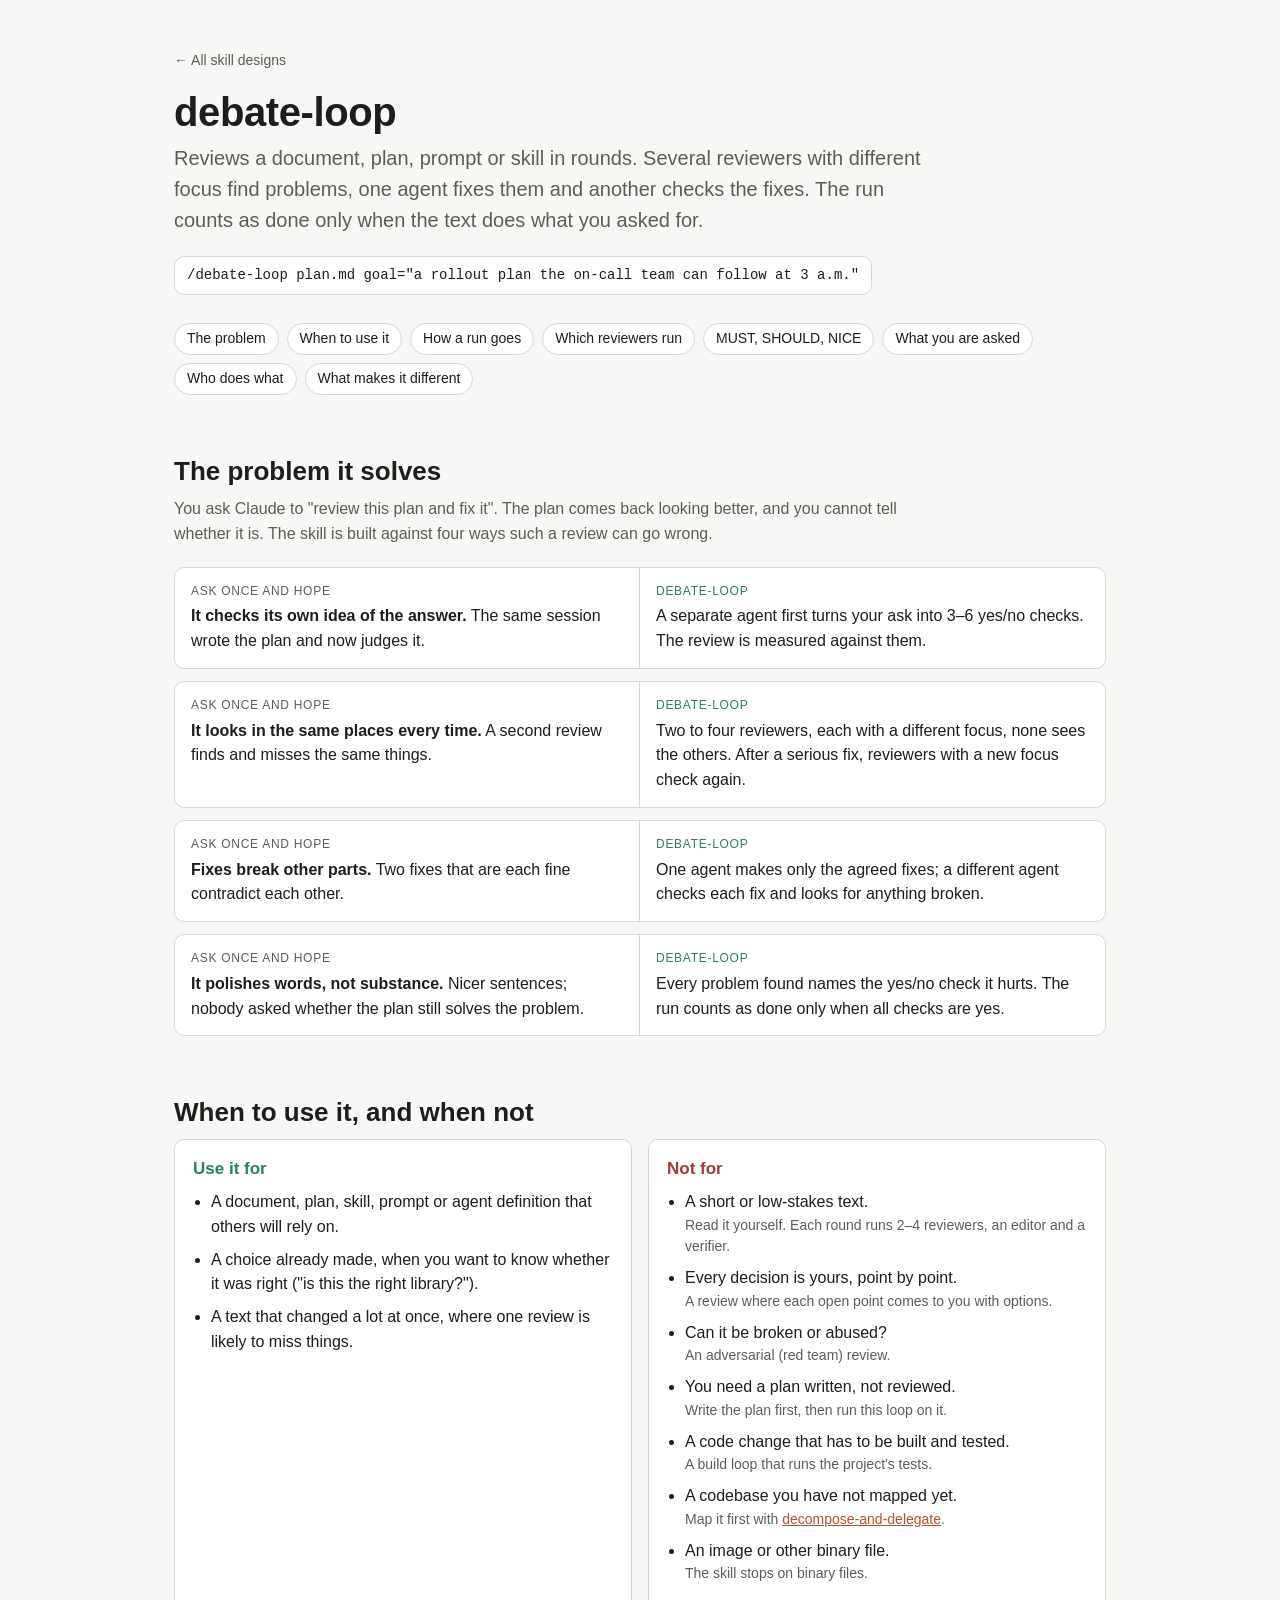
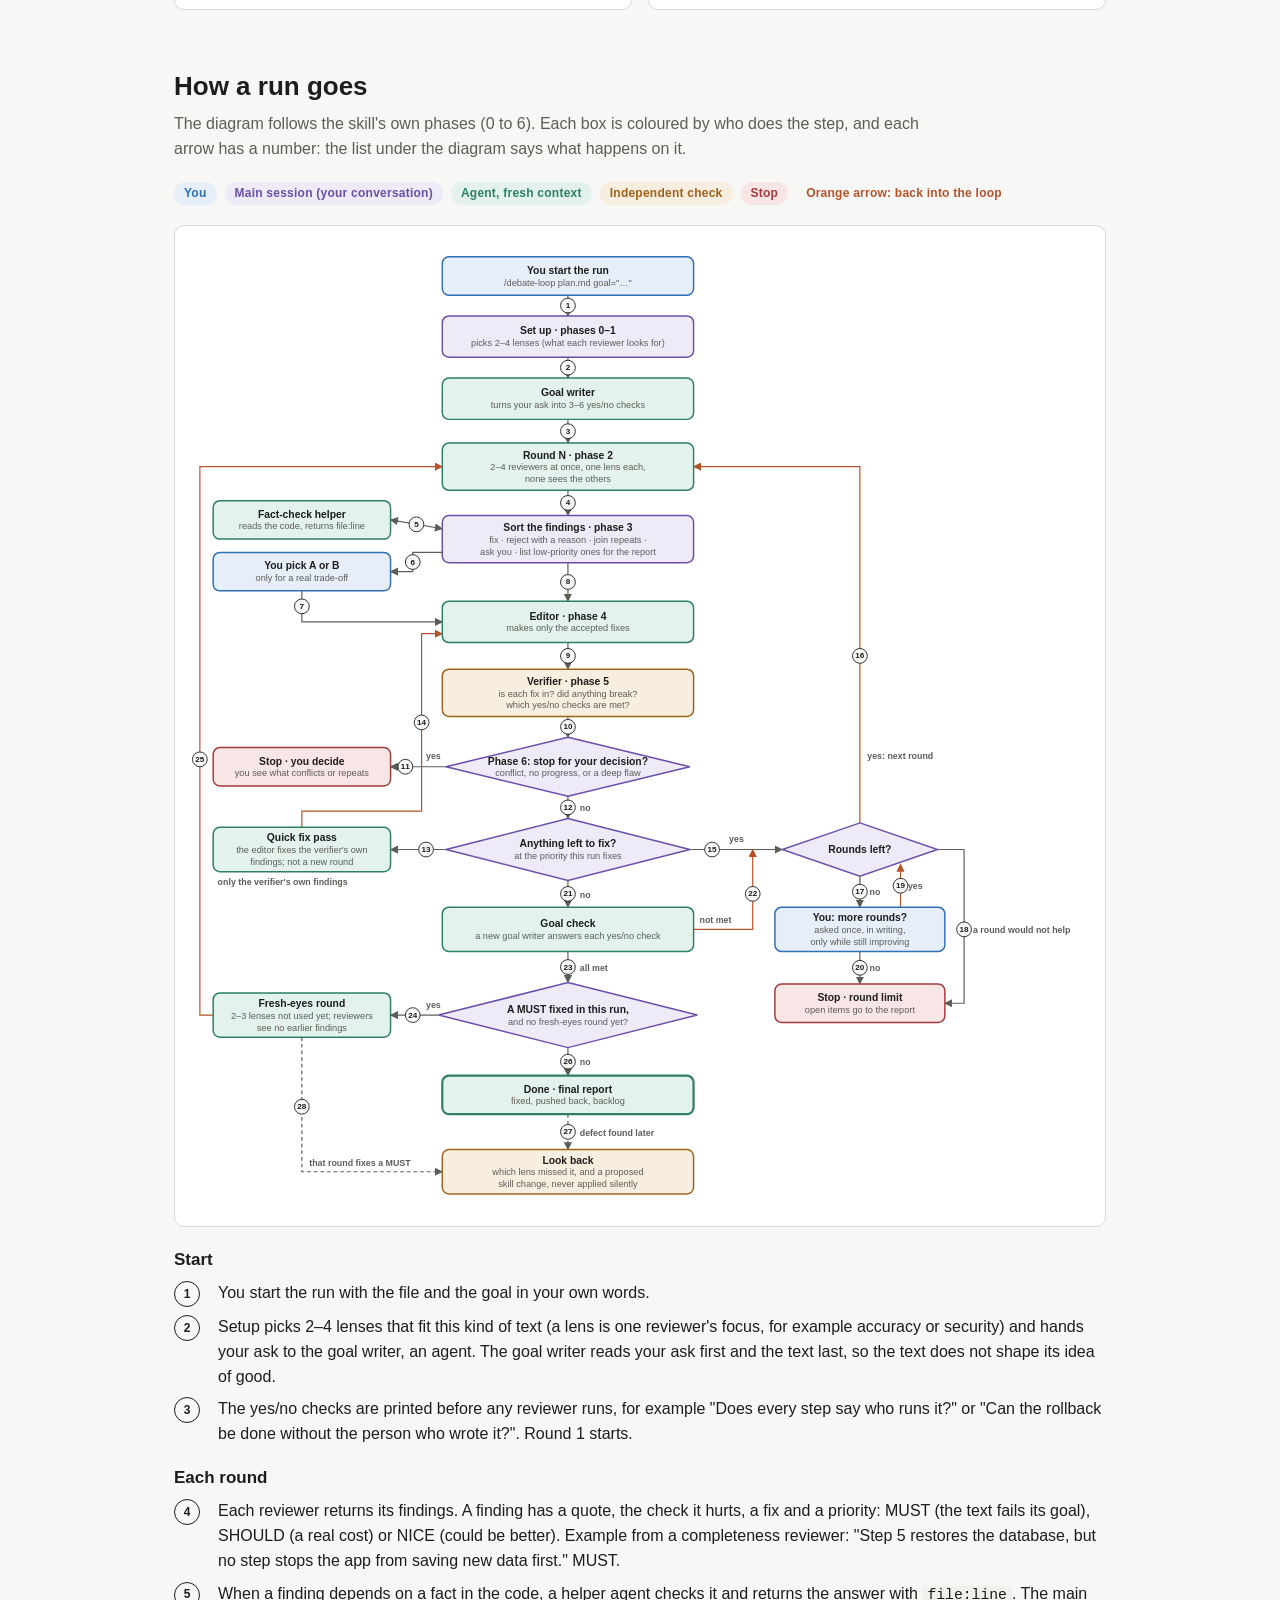
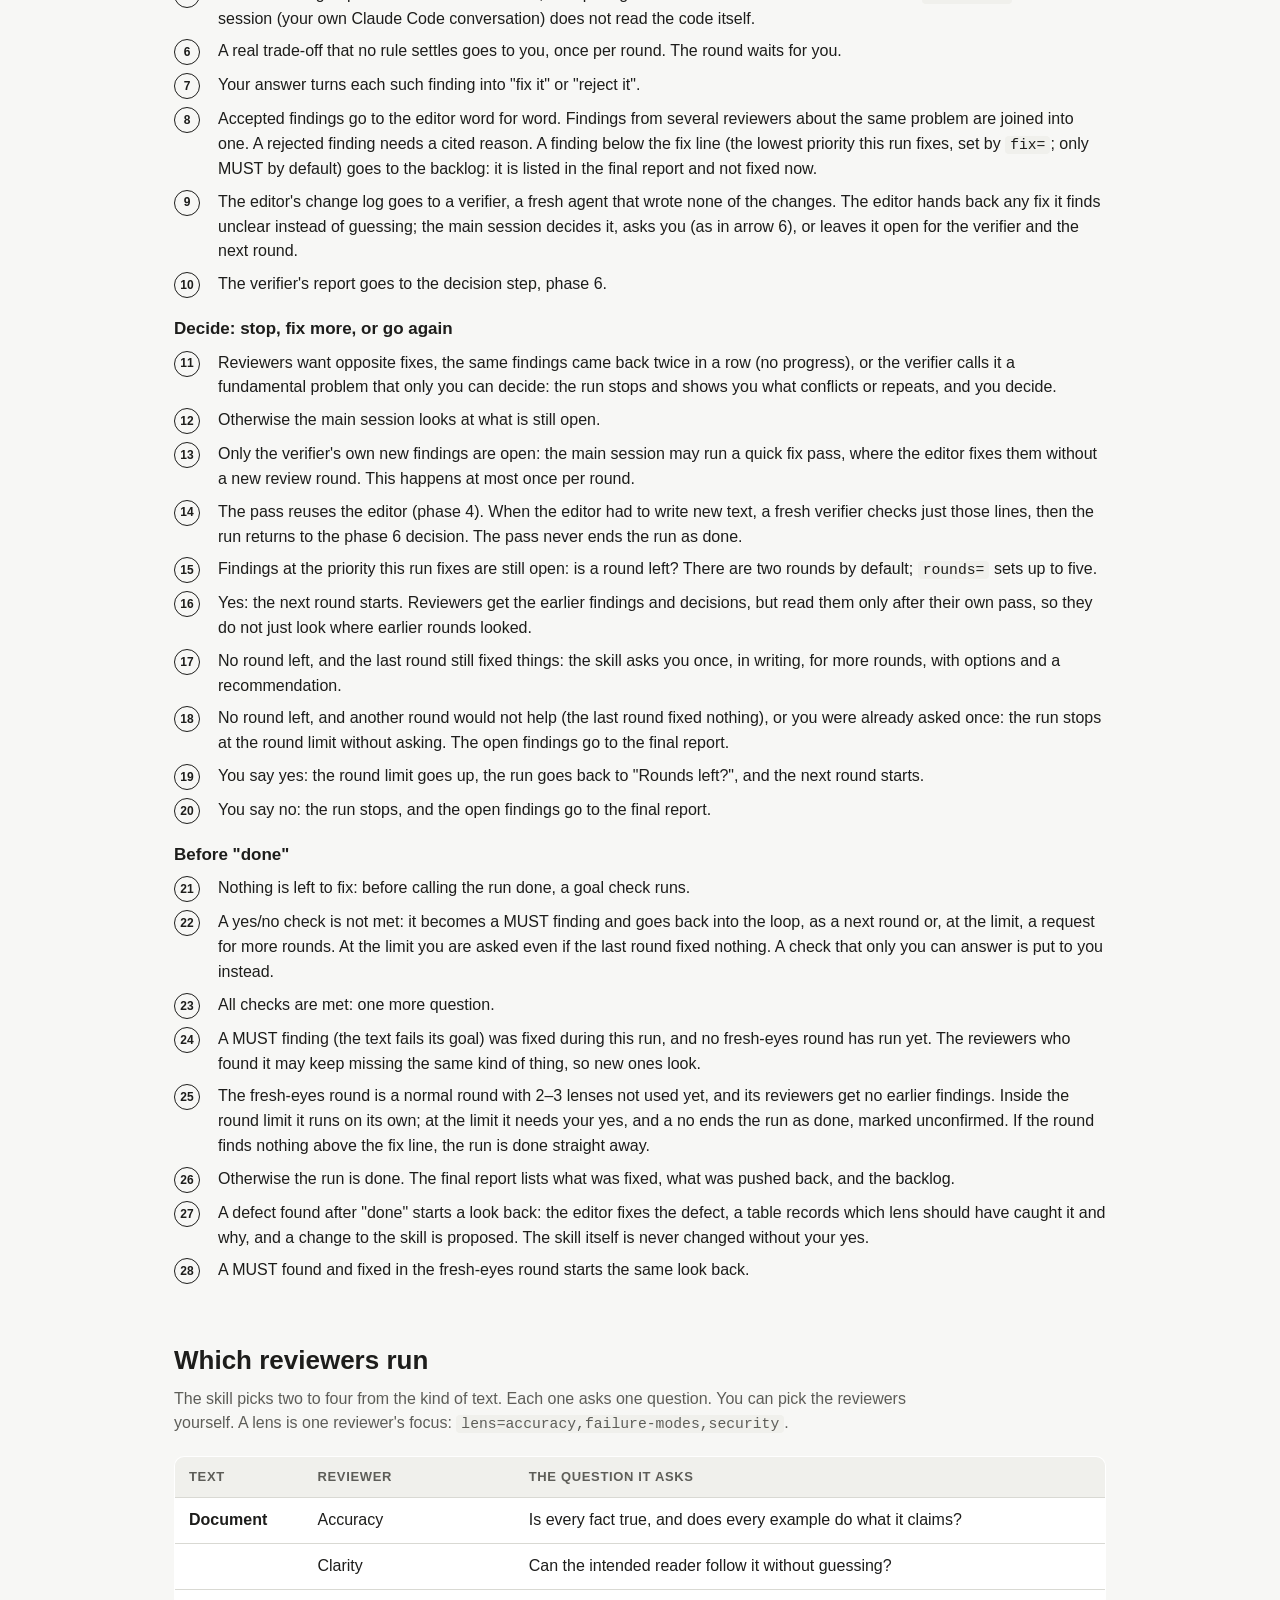
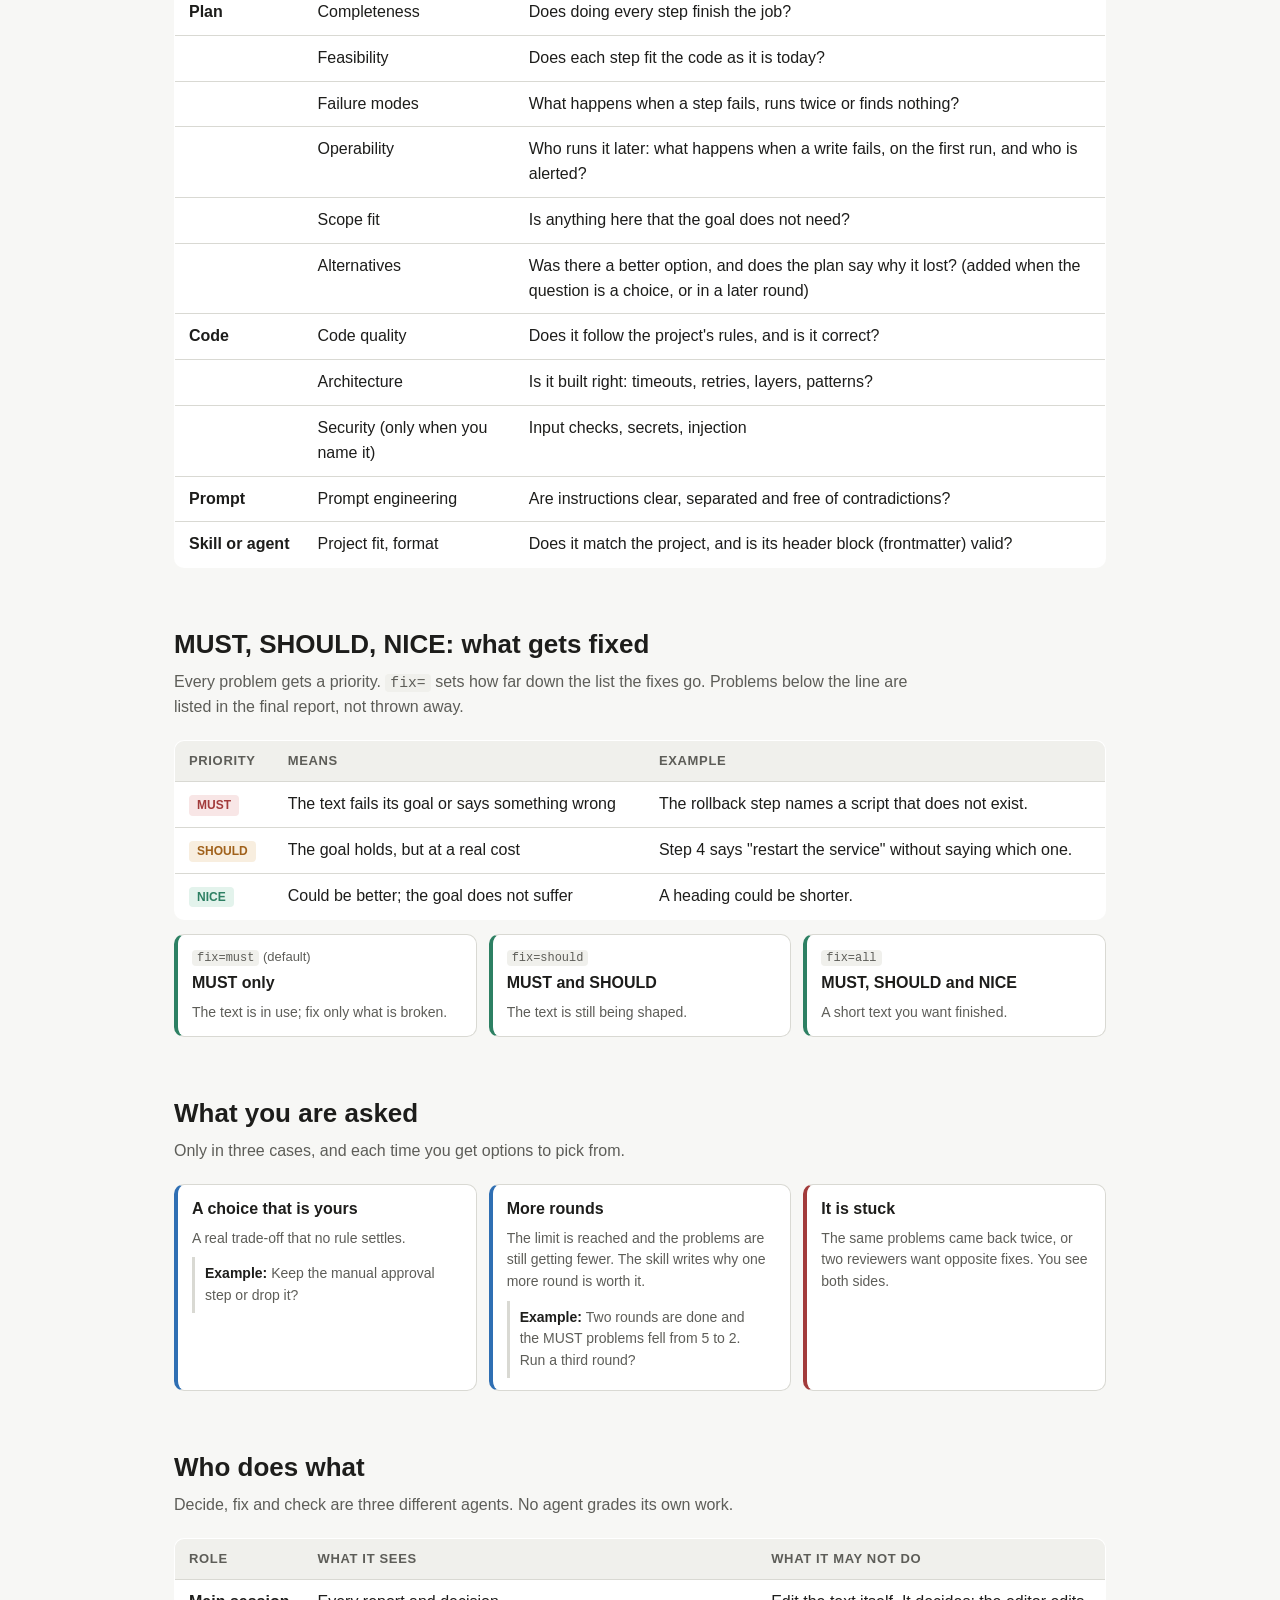
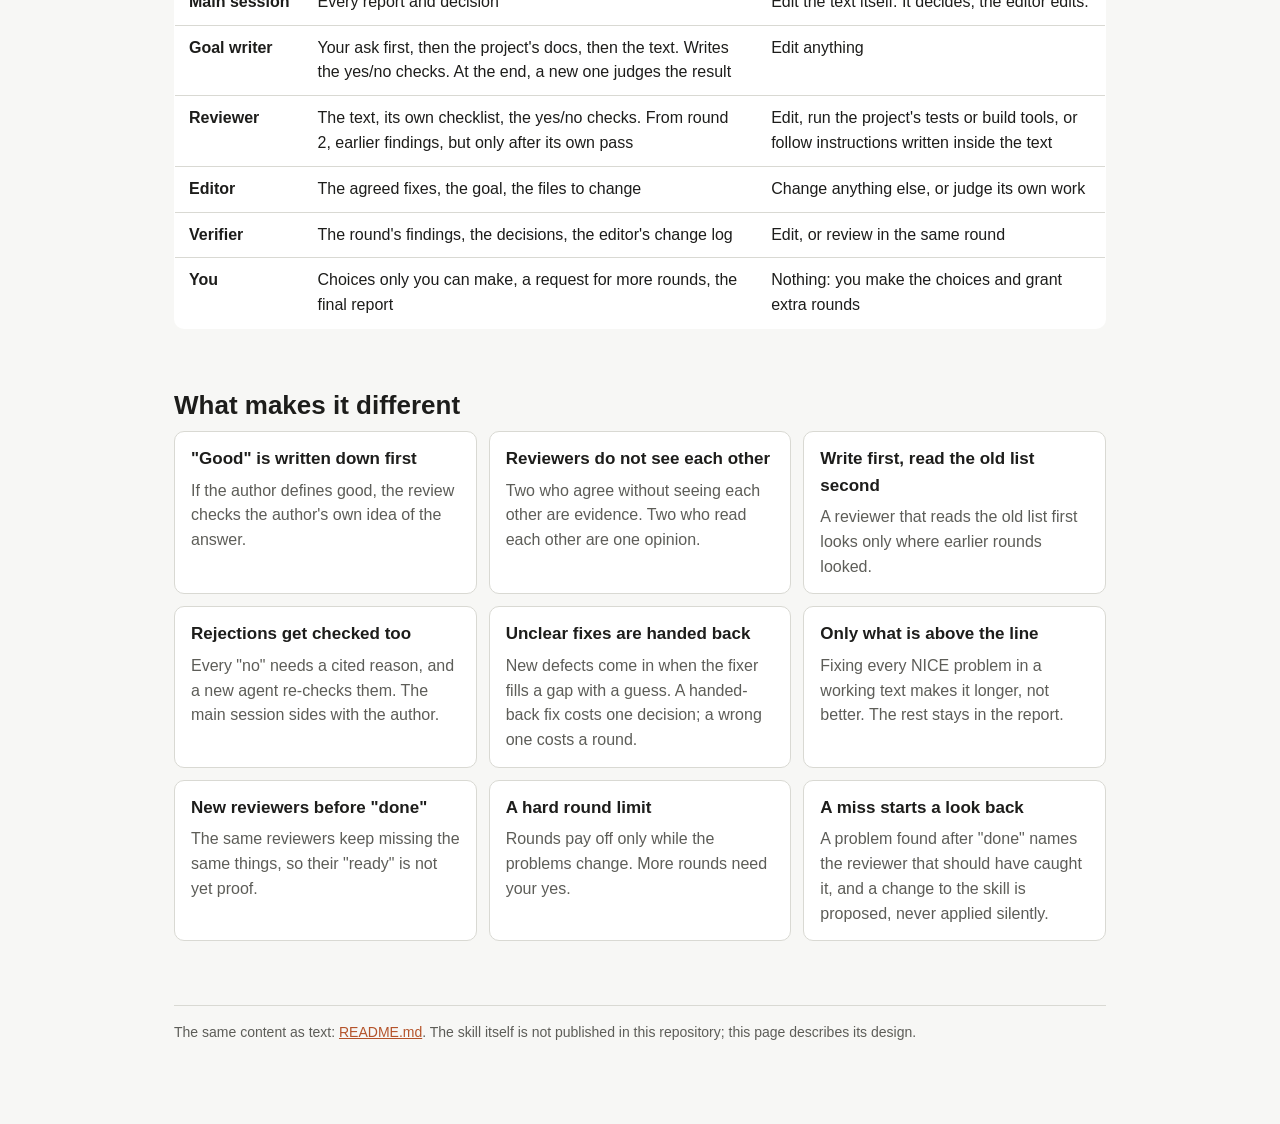
<file: skill-designs/debate-loop/index.html>
<!doctype html>
<html lang="en">
<head>
<meta charset="utf-8">
<meta name="viewport" content="width=device-width, initial-scale=1">
<title>debate-loop: how it works</title>
<link rel="stylesheet" href="../style.css">
</head>
<body>
<main>
  <a class="back" href="../index.html">&larr; All skill designs</a>
  <h1>debate-loop</h1>
  <p class="tagline">Reviews a document, plan, prompt or skill in rounds. Several reviewers with different focus find problems, one agent fixes them and another checks the fixes. The run counts as done only when the text does what you asked for.</p>
  <span class="command">/debate-loop plan.md goal="a rollout plan the on-call team can follow at 3 a.m."</span>

  <nav class="toc">
    <a href="#problem">The problem</a>
    <a href="#fit">When to use it</a>
    <a href="#run">How a run goes</a>
    <a href="#reviewers">Which reviewers run</a>
    <a href="#priorities">MUST, SHOULD, NICE</a>
    <a href="#asked">What you are asked</a>
    <a href="#roles">Who does what</a>
    <a href="#different">What makes it different</a>
  </nav>

  <section id="problem">
    <h2>The problem it solves</h2>
    <p class="lead">You ask Claude to "review this plan and fix it". The plan comes back looking better, and you cannot tell whether it is. The skill is built against four ways such a review can go wrong.</p>
    <div class="pairs">
      <div class="pair">
        <div class="without"><span class="label">Ask once and hope</span><b>It checks its own idea of the answer.</b> The same session wrote the plan and now judges it.</div>
        <div class="with"><span class="label">debate-loop</span>A separate agent first turns your ask into 3–6 yes/no checks. The review is measured against them.</div>
      </div>
      <div class="pair">
        <div class="without"><span class="label">Ask once and hope</span><b>It looks in the same places every time.</b> A second review finds and misses the same things.</div>
        <div class="with"><span class="label">debate-loop</span>Two to four reviewers, each with a different focus, none sees the others. After a serious fix, reviewers with a new focus check again.</div>
      </div>
      <div class="pair">
        <div class="without"><span class="label">Ask once and hope</span><b>Fixes break other parts.</b> Two fixes that are each fine contradict each other.</div>
        <div class="with"><span class="label">debate-loop</span>One agent makes only the agreed fixes; a different agent checks each fix and looks for anything broken.</div>
      </div>
      <div class="pair">
        <div class="without"><span class="label">Ask once and hope</span><b>It polishes words, not substance.</b> Nicer sentences; nobody asked whether the plan still solves the problem.</div>
        <div class="with"><span class="label">debate-loop</span>Every problem found names the yes/no check it hurts. The run counts as done only when all checks are yes.</div>
      </div>
    </div>
  </section>

  <section id="fit">
    <h2>When to use it, and when not</h2>
    <div class="fit">
      <div class="yes">
        <h3>Use it for</h3>
        <ul>
          <li>A document, plan, skill, prompt or agent definition that others will rely on.</li>
          <li>A choice already made, when you want to know whether it was right ("is this the right library?").</li>
          <li>A text that changed a lot at once, where one review is likely to miss things.</li>
        </ul>
      </div>
      <div class="no">
        <h3>Not for</h3>
        <ul>
          <li>A short or low-stakes text.<span class="instead">Read it yourself. Each round runs 2–4 reviewers, an editor and a verifier.</span></li>
          <li>Every decision is yours, point by point.<span class="instead">A review where each open point comes to you with options.</span></li>
          <li>Can it be broken or abused?<span class="instead">An adversarial (red team) review.</span></li>
          <li>You need a plan written, not reviewed.<span class="instead">Write the plan first, then run this loop on it.</span></li>
          <li>A code change that has to be built and tested.<span class="instead">A build loop that runs the project's tests.</span></li>
          <li>A codebase you have not mapped yet.<span class="instead">Map it first with <a href="../decompose-and-delegate/index.html">decompose-and-delegate</a>.</span></li>
          <li>An image or other binary file.<span class="instead">The skill stops on binary files.</span></li>
        </ul>
      </div>
    </div>
  </section>

  <section id="run">
    <h2>How a run goes</h2>
    <p class="lead">The diagram follows the skill's own phases (0 to 6). Each box is coloured by who does the step, and each arrow has a number: the list under the diagram says what happens on it.</p>
    <div class="legend">
      <span class="chip you">You</span>
      <span class="chip main">Main session (your conversation)</span>
      <span class="chip agent">Agent, fresh context</span>
      <span class="chip check">Independent check</span>
      <span class="chip stop">Stop</span>
      <span class="chip" style="color: var(--accent)">Orange arrow: back into the loop</span>
    </div>
    <div class="diagram">
<svg viewBox="0 0 1215 1310" role="img" aria-labelledby="dl-title"><title id="dl-title">How a debate-loop run goes, arrow by arrow</title>
<defs><marker id="dl-ah" viewBox="0 0 10 10" refX="9" refY="5" markerWidth="7" markerHeight="7" orient="auto-start-reverse"><path class="dg-arrow" d="M0,0 L10,5 L0,10 z"/></marker>
<marker id="dl-ahl" viewBox="0 0 10 10" refX="9" refY="5" markerWidth="7" markerHeight="7" orient="auto-start-reverse"><path class="dg-arrow loop" d="M0,0 L10,5 L0,10 z"/></marker></defs>
<path class="dg-edge " d="M510,72 L510,100" marker-end="url(#dl-ah)"/>
<path class="dg-edge " d="M510,156 L510,184" marker-end="url(#dl-ah)"/>
<path class="dg-edge " d="M510,240 L510,272" marker-end="url(#dl-ah)"/>
<path class="dg-edge " d="M510,336 L510,370" marker-end="url(#dl-ah)"/>
<path class="dg-edge " d="M340,388 L270,376" marker-start="url(#dl-ah)" marker-end="url(#dl-ah)"/>
<path class="dg-edge " d="M340,420 L300,420 L300,446 L270,446" marker-end="url(#dl-ah)"/>
<path class="dg-edge " d="M150,472 L150,514 L340,514" marker-end="url(#dl-ah)"/>
<path class="dg-edge " d="M510,434 L510,486" marker-end="url(#dl-ah)"/>
<path class="dg-edge " d="M510,542 L510,578" marker-end="url(#dl-ah)"/>
<path class="dg-edge " d="M510,642 L510,670" marker-end="url(#dl-ah)"/>
<path class="dg-edge " d="M345,710 L270,710" marker-end="url(#dl-ah)"/>
<path class="dg-edge " d="M510,750 L510,780" marker-end="url(#dl-ah)"/>
<path class="dg-edge " d="M345,822 L270,822" marker-end="url(#dl-ah)"/>
<path class="dg-edge loop" d="M150,792 L150,770 L312,770 L312,530 L340,530" marker-end="url(#dl-ahl)"/>
<path class="dg-edge " d="M675,822 L800,822" marker-end="url(#dl-ah)"/>
<path class="dg-edge loop" d="M905,786 L905,304 L680,304" marker-end="url(#dl-ahl)"/>
<path class="dg-edge " d="M905,858 L905,900" marker-end="url(#dl-ah)"/>
<path class="dg-edge loop" d="M960,900 L960,842" marker-end="url(#dl-ahl)"/>
<path class="dg-edge " d="M1010,822 L1046,822 L1046,1030 L1020,1030" marker-end="url(#dl-ah)"/>
<path class="dg-edge " d="M905,960 L905,1004" marker-end="url(#dl-ah)"/>
<path class="dg-edge " d="M510,864 L510,900" marker-end="url(#dl-ah)"/>
<path class="dg-edge loop" d="M680,930 L760,930 L760,822" marker-end="url(#dl-ahl)"/>
<path class="dg-edge " d="M510,960 L510,1002" marker-end="url(#dl-ah)"/>
<path class="dg-edge " d="M335,1046 L270,1046" marker-end="url(#dl-ah)"/>
<path class="dg-edge loop" d="M30,1046 L12,1046 L12,304 L340,304" marker-end="url(#dl-ahl)"/>
<path class="dg-edge " d="M510,1090 L510,1128" marker-end="url(#dl-ah)"/>
<path class="dg-edge dash" d="M510,1180 L510,1228" marker-end="url(#dl-ah)"/>
<path class="dg-edge dash" d="M150,1076 L150,1258 L340,1258" marker-end="url(#dl-ah)"/>
<g class="dg-node you"><rect x="340" y="20" width="340" height="52" rx="9"/><text class="dg-title" x="510.0" y="43">You start the run</text><text class="dg-sub" x="510.0" y="59">/debate-loop plan.md goal=&quot;…&quot;</text></g>
<g class="dg-node main"><rect x="340" y="100" width="340" height="56" rx="9"/><text class="dg-title" x="510.0" y="125">Set up · phases 0–1</text><text class="dg-sub" x="510.0" y="141">picks 2–4 lenses (what each reviewer looks for)</text></g>
<g class="dg-node agent"><rect x="340" y="184" width="340" height="56" rx="9"/><text class="dg-title" x="510.0" y="209">Goal writer</text><text class="dg-sub" x="510.0" y="225">turns your ask into 3–6 yes/no checks</text></g>
<g class="dg-node agent"><rect x="340" y="272" width="340" height="64" rx="9"/><text class="dg-title" x="510.0" y="293">Round N · phase 2</text><text class="dg-sub" x="510.0" y="309">2–4 reviewers at once, one lens each,</text><text class="dg-sub" x="510.0" y="325">none sees the others</text></g>
<g class="dg-node main"><rect x="340" y="370" width="340" height="64" rx="9"/><text class="dg-title" x="510.0" y="391">Sort the findings · phase 3</text><text class="dg-sub" x="510.0" y="407">fix · reject with a reason · join repeats ·</text><text class="dg-sub" x="510.0" y="423">ask you · list low-priority ones for the report</text></g>
<g class="dg-node agent"><rect x="30" y="350" width="240" height="52" rx="9"/><text class="dg-title" x="150.0" y="373">Fact-check helper</text><text class="dg-sub" x="150.0" y="389">reads the code, returns file:line</text></g>
<g class="dg-node you"><rect x="30" y="420" width="240" height="52" rx="9"/><text class="dg-title" x="150.0" y="443">You pick A or B</text><text class="dg-sub" x="150.0" y="459">only for a real trade-off</text></g>
<g class="dg-node agent"><rect x="340" y="486" width="340" height="56" rx="9"/><text class="dg-title" x="510.0" y="511">Editor · phase 4</text><text class="dg-sub" x="510.0" y="527">makes only the accepted fixes</text></g>
<g class="dg-node check"><rect x="340" y="578" width="340" height="64" rx="9"/><text class="dg-title" x="510.0" y="599">Verifier · phase 5</text><text class="dg-sub" x="510.0" y="615">is each fix in? did anything break?</text><text class="dg-sub" x="510.0" y="631">which yes/no checks are met?</text></g>
<g class="dg-node main"><polygon points="510.0,670 675,710.0 510.0,750 345,710.0"/><text class="dg-title" x="510.0" y="707">Phase 6: stop for your decision?</text><text class="dg-sub" x="510.0" y="723">conflict, no progress, or a deep flaw</text></g>
<g class="dg-node stop"><rect x="30" y="684" width="240" height="52" rx="9"/><text class="dg-title" x="150.0" y="707">Stop · you decide</text><text class="dg-sub" x="150.0" y="723">you see what conflicts or repeats</text></g>
<g class="dg-node main"><polygon points="510.0,780 675,822.0 510.0,864 345,822.0"/><text class="dg-title" x="510.0" y="819">Anything left to fix?</text><text class="dg-sub" x="510.0" y="835">at the priority this run fixes</text></g>
<g class="dg-node agent"><rect x="30" y="792" width="240" height="60" rx="9"/><text class="dg-title" x="150.0" y="811">Quick fix pass</text><text class="dg-sub" x="150.0" y="827">the editor fixes the verifier&#x27;s own</text><text class="dg-sub" x="150.0" y="843">findings; not a new round</text></g>
<g class="dg-node main"><polygon points="905.0,786 1010,822.0 905.0,858 800,822.0"/><text class="dg-title" x="905.0" y="827">Rounds left?</text></g>
<g class="dg-node you"><rect x="790" y="900" width="230" height="60" rx="9"/><text class="dg-title" x="905.0" y="919">You: more rounds?</text><text class="dg-sub" x="905.0" y="935">asked once, in writing,</text><text class="dg-sub" x="905.0" y="951">only while still improving</text></g>
<g class="dg-node stop"><rect x="790" y="1004" width="230" height="52" rx="9"/><text class="dg-title" x="905.0" y="1027">Stop · round limit</text><text class="dg-sub" x="905.0" y="1043">open items go to the report</text></g>
<g class="dg-node agent"><rect x="340" y="900" width="340" height="60" rx="9"/><text class="dg-title" x="510.0" y="927">Goal check</text><text class="dg-sub" x="510.0" y="943">a new goal writer answers each yes/no check</text></g>
<g class="dg-node main"><polygon points="510.0,1002 685,1046.0 510.0,1090 335,1046.0"/><text class="dg-title" x="510.0" y="1043">A MUST fixed in this run,</text><text class="dg-sub" x="510.0" y="1059">and no fresh-eyes round yet?</text></g>
<g class="dg-node agent"><rect x="30" y="1016" width="240" height="60" rx="9"/><text class="dg-title" x="150.0" y="1035">Fresh-eyes round</text><text class="dg-sub" x="150.0" y="1051">2–3 lenses not used yet; reviewers</text><text class="dg-sub" x="150.0" y="1067">see no earlier findings</text></g>
<g class="dg-node done"><rect x="340" y="1128" width="340" height="52" rx="9"/><text class="dg-title" x="510.0" y="1151">Done · final report</text><text class="dg-sub" x="510.0" y="1167">fixed, pushed back, backlog</text></g>
<g class="dg-node check"><rect x="340" y="1228" width="340" height="60" rx="9"/><text class="dg-title" x="510.0" y="1247">Look back</text><text class="dg-sub" x="510.0" y="1263">which lens missed it, and a proposed</text><text class="dg-sub" x="510.0" y="1279">skill change, never applied silently</text></g>
<g class="dg-badge"><circle cx="510" cy="86" r="10"/><text x="510" y="86">1</text></g>
<g class="dg-badge"><circle cx="510" cy="170" r="10"/><text x="510" y="170">2</text></g>
<g class="dg-badge"><circle cx="510" cy="256" r="10"/><text x="510" y="256">3</text></g>
<g class="dg-badge"><circle cx="510" cy="353" r="10"/><text x="510" y="353">4</text></g>
<g class="dg-badge"><circle cx="305" cy="382" r="10"/><text x="305" y="382">5</text></g>
<g class="dg-badge"><circle cx="300" cy="433" r="10"/><text x="300" y="433">6</text></g>
<g class="dg-badge"><circle cx="150" cy="493" r="10"/><text x="150" y="493">7</text></g>
<g class="dg-badge"><circle cx="510" cy="460" r="10"/><text x="510" y="460">8</text></g>
<g class="dg-badge"><circle cx="510" cy="560" r="10"/><text x="510" y="560">9</text></g>
<g class="dg-badge"><circle cx="510" cy="656" r="10"/><text x="510" y="656">10</text></g>
<text class="dg-label" x="318" y="700">yes</text>
<g class="dg-badge"><circle cx="290" cy="710" r="10"/><text x="290" y="710">11</text></g>
<text class="dg-label" x="526" y="770">no</text>
<g class="dg-badge"><circle cx="510" cy="765" r="10"/><text x="510" y="765">12</text></g>
<text class="dg-label" x="36" y="870">only the verifier&#x27;s own findings</text>
<g class="dg-badge"><circle cx="318" cy="822" r="10"/><text x="318" y="822">13</text></g>
<g class="dg-badge"><circle cx="312" cy="650" r="10"/><text x="312" y="650">14</text></g>
<text class="dg-label" x="728" y="812">yes</text>
<g class="dg-badge"><circle cx="705" cy="822" r="10"/><text x="705" y="822">15</text></g>
<text class="dg-label" x="915" y="700">yes: next round</text>
<g class="dg-badge"><circle cx="905" cy="560" r="10"/><text x="905" y="560">16</text></g>
<text class="dg-label" x="918" y="884">no</text>
<g class="dg-badge"><circle cx="905" cy="879" r="10"/><text x="905" y="879">17</text></g>
<text class="dg-label" x="970" y="876">yes</text>
<g class="dg-badge"><circle cx="960" cy="871" r="10"/><text x="960" y="871">19</text></g>
<text class="dg-label" x="1058" y="935">a round would not help</text>
<g class="dg-badge"><circle cx="1046" cy="930" r="10"/><text x="1046" y="930">18</text></g>
<text class="dg-label" x="918" y="986">no</text>
<g class="dg-badge"><circle cx="905" cy="982" r="10"/><text x="905" y="982">20</text></g>
<text class="dg-label" x="526" y="888">no</text>
<g class="dg-badge"><circle cx="510" cy="882" r="10"/><text x="510" y="882">21</text></g>
<text class="dg-label" x="688" y="922">not met</text>
<g class="dg-badge"><circle cx="760" cy="882" r="10"/><text x="760" y="882">22</text></g>
<text class="dg-label" x="526" y="986">all met</text>
<g class="dg-badge"><circle cx="510" cy="981" r="10"/><text x="510" y="981">23</text></g>
<text class="dg-label" x="318" y="1036">yes</text>
<g class="dg-badge"><circle cx="300" cy="1046" r="10"/><text x="300" y="1046">24</text></g>
<g class="dg-badge"><circle cx="12" cy="700" r="10"/><text x="12" y="700">25</text></g>
<text class="dg-label" x="526" y="1114">no</text>
<g class="dg-badge"><circle cx="510" cy="1109" r="10"/><text x="510" y="1109">26</text></g>
<text class="dg-label" x="526" y="1209">defect found later</text>
<g class="dg-badge"><circle cx="510" cy="1204" r="10"/><text x="510" y="1204">27</text></g>
<text class="dg-label" x="160" y="1250">that round fixes a MUST</text>
<g class="dg-badge"><circle cx="150" cy="1170" r="10"/><text x="150" y="1170">28</text></g>
</svg>
    </div>
    <div class="arrows">
<h3>Start</h3><ol>
<li value="1"><span class="n">1</span><span>You start the run with the file and the goal in your own words.</span></li>
<li value="2"><span class="n">2</span><span>Setup picks 2–4 lenses that fit this kind of text (a lens is one reviewer's focus, for example accuracy or security) and hands your ask to the goal writer, an agent. The goal writer reads your ask first and the text last, so the text does not shape its idea of good.</span></li>
<li value="3"><span class="n">3</span><span>The yes/no checks are printed before any reviewer runs, for example "Does every step say who runs it?" or "Can the rollback be done without the person who wrote it?". Round 1 starts.</span></li>
</ol>
<h3>Each round</h3><ol>
<li value="4"><span class="n">4</span><span>Each reviewer returns its findings. A finding has a quote, the check it hurts, a fix and a priority: MUST (the text fails its goal), SHOULD (a real cost) or NICE (could be better). Example from a completeness reviewer: "Step 5 restores the database, but no step stops the app from saving new data first." MUST.</span></li>
<li value="5"><span class="n">5</span><span>When a finding depends on a fact in the code, a helper agent checks it and returns the answer with <code>file:line</code>. The main session (your own Claude Code conversation) does not read the code itself.</span></li>
<li value="6"><span class="n">6</span><span>A real trade-off that no rule settles goes to you, once per round. The round waits for you.</span></li>
<li value="7"><span class="n">7</span><span>Your answer turns each such finding into "fix it" or "reject it".</span></li>
<li value="8"><span class="n">8</span><span>Accepted findings go to the editor word for word. Findings from several reviewers about the same problem are joined into one. A rejected finding needs a cited reason. A finding below the fix line (the lowest priority this run fixes, set by <code>fix=</code>; only MUST by default) goes to the backlog: it is listed in the final report and not fixed now.</span></li>
<li value="9"><span class="n">9</span><span>The editor's change log goes to a verifier, a fresh agent that wrote none of the changes. The editor hands back any fix it finds unclear instead of guessing; the main session decides it, asks you (as in arrow 6), or leaves it open for the verifier and the next round.</span></li>
<li value="10"><span class="n">10</span><span>The verifier's report goes to the decision step, phase 6.</span></li>
</ol>
<h3>Decide: stop, fix more, or go again</h3><ol>
<li value="11"><span class="n">11</span><span>Reviewers want opposite fixes, the same findings came back twice in a row (no progress), or the verifier calls it a fundamental problem that only you can decide: the run stops and shows you what conflicts or repeats, and you decide.</span></li>
<li value="12"><span class="n">12</span><span>Otherwise the main session looks at what is still open.</span></li>
<li value="13"><span class="n">13</span><span>Only the verifier's own new findings are open: the main session may run a quick fix pass, where the editor fixes them without a new review round. This happens at most once per round.</span></li>
<li value="14"><span class="n">14</span><span>The pass reuses the editor (phase 4). When the editor had to write new text, a fresh verifier checks just those lines, then the run returns to the phase 6 decision. The pass never ends the run as done.</span></li>
<li value="15"><span class="n">15</span><span>Findings at the priority this run fixes are still open: is a round left? There are two rounds by default; <code>rounds=</code> sets up to five.</span></li>
<li value="16"><span class="n">16</span><span>Yes: the next round starts. Reviewers get the earlier findings and decisions, but read them only after their own pass, so they do not just look where earlier rounds looked.</span></li>
<li value="17"><span class="n">17</span><span>No round left, and the last round still fixed things: the skill asks you once, in writing, for more rounds, with options and a recommendation.</span></li>
<li value="18"><span class="n">18</span><span>No round left, and another round would not help (the last round fixed nothing), or you were already asked once: the run stops at the round limit without asking. The open findings go to the final report.</span></li>
<li value="19"><span class="n">19</span><span>You say yes: the round limit goes up, the run goes back to "Rounds left?", and the next round starts.</span></li>
<li value="20"><span class="n">20</span><span>You say no: the run stops, and the open findings go to the final report.</span></li>
</ol>
<h3>Before &quot;done&quot;</h3><ol>
<li value="21"><span class="n">21</span><span>Nothing is left to fix: before calling the run done, a goal check runs.</span></li>
<li value="22"><span class="n">22</span><span>A yes/no check is not met: it becomes a MUST finding and goes back into the loop, as a next round or, at the limit, a request for more rounds. At the limit you are asked even if the last round fixed nothing. A check that only you can answer is put to you instead.</span></li>
<li value="23"><span class="n">23</span><span>All checks are met: one more question.</span></li>
<li value="24"><span class="n">24</span><span>A MUST finding (the text fails its goal) was fixed during this run, and no fresh-eyes round has run yet. The reviewers who found it may keep missing the same kind of thing, so new ones look.</span></li>
<li value="25"><span class="n">25</span><span>The fresh-eyes round is a normal round with 2–3 lenses not used yet, and its reviewers get no earlier findings. Inside the round limit it runs on its own; at the limit it needs your yes, and a no ends the run as done, marked unconfirmed. If the round finds nothing above the fix line, the run is done straight away.</span></li>
<li value="26"><span class="n">26</span><span>Otherwise the run is done. The final report lists what was fixed, what was pushed back, and the backlog.</span></li>
<li value="27"><span class="n">27</span><span>A defect found after "done" starts a look back: the editor fixes the defect, a table records which lens should have caught it and why, and a change to the skill is proposed. The skill itself is never changed without your yes.</span></li>
<li value="28"><span class="n">28</span><span>A MUST found and fixed in the fresh-eyes round starts the same look back.</span></li>
</ol>
</div>
  </section>

  <section id="reviewers">
    <h2>Which reviewers run</h2>
    <p class="lead">The skill picks two to four from the kind of text. Each one asks one question. You can pick the reviewers yourself. A lens is one reviewer's focus: <code>lens=accuracy,failure-modes,security</code>.</p>
    <table>
      <thead><tr><th>Text</th><th>Reviewer</th><th>The question it asks</th></tr></thead>
      <tbody>
        <tr><td>Document</td><td>Accuracy</td><td>Is every fact true, and does every example do what it claims?</td></tr>
        <tr><td></td><td>Clarity</td><td>Can the intended reader follow it without guessing?</td></tr>
        <tr><td>Plan</td><td>Completeness</td><td>Does doing every step finish the job?</td></tr>
        <tr><td></td><td>Feasibility</td><td>Does each step fit the code as it is today?</td></tr>
        <tr><td></td><td>Failure modes</td><td>What happens when a step fails, runs twice or finds nothing?</td></tr>
        <tr><td></td><td>Operability</td><td>Who runs it later: what happens when a write fails, on the first run, and who is alerted?</td></tr>
        <tr><td></td><td>Scope fit</td><td>Is anything here that the goal does not need?</td></tr>
        <tr><td></td><td>Alternatives</td><td>Was there a better option, and does the plan say why it lost? (added when the question is a choice, or in a later round)</td></tr>
        <tr><td>Code</td><td>Code quality</td><td>Does it follow the project's rules, and is it correct?</td></tr>
        <tr><td></td><td>Architecture</td><td>Is it built right: timeouts, retries, layers, patterns?</td></tr>
        <tr><td></td><td>Security (only when you name it)</td><td>Input checks, secrets, injection</td></tr>
        <tr><td>Prompt</td><td>Prompt engineering</td><td>Are instructions clear, separated and free of contradictions?</td></tr>
        <tr><td>Skill or agent</td><td>Project fit, format</td><td>Does it match the project, and is its header block (frontmatter) valid?</td></tr>
      </tbody>
    </table>
  </section>

  <section id="priorities">
    <h2>MUST, SHOULD, NICE: what gets fixed</h2>
    <p class="lead">Every problem gets a priority. <code>fix=</code> sets how far down the list the fixes go. Problems below the line are listed in the final report, not thrown away.</p>
    <table>
      <thead><tr><th>Priority</th><th>Means</th><th>Example</th></tr></thead>
      <tbody>
        <tr><td><span class="prio must">MUST</span></td><td>The text fails its goal or says something wrong</td><td>The rollback step names a script that does not exist.</td></tr>
        <tr><td><span class="prio should">SHOULD</span></td><td>The goal holds, but at a real cost</td><td>Step 4 says "restart the service" without saying which one.</td></tr>
        <tr><td><span class="prio nice">NICE</span></td><td>Could be better; the goal does not suffer</td><td>A heading could be shorter.</td></tr>
      </tbody>
    </table>
    <div class="branches" style="margin-top: 14px">
      <div class="branch go"><div class="when"><code>fix=must</code> (default)</div><div class="then">MUST only</div><p>The text is in use; fix only what is broken.</p></div>
      <div class="branch go"><div class="when"><code>fix=should</code></div><div class="then">MUST and SHOULD</div><p>The text is still being shaped.</p></div>
      <div class="branch go"><div class="when"><code>fix=all</code></div><div class="then">MUST, SHOULD and NICE</div><p>A short text you want finished.</p></div>
    </div>
  </section>

  <section id="asked">
    <h2>What you are asked</h2>
    <p class="lead">Only in three cases, and each time you get options to pick from.</p>
    <div class="branches">
      <div class="branch ask"><div class="then">A choice that is yours</div><p>A real trade-off that no rule settles.</p><div class="example">Keep the manual approval step or drop it?</div></div>
      <div class="branch ask"><div class="then">More rounds</div><p>The limit is reached and the problems are still getting fewer. The skill writes why one more round is worth it.</p><div class="example">Two rounds are done and the MUST problems fell from 5 to 2. Run a third round?</div></div>
      <div class="branch stop"><div class="then">It is stuck</div><p>The same problems came back twice, or two reviewers want opposite fixes. You see both sides.</p></div>
    </div>
  </section>

  <section id="roles">
    <h2>Who does what</h2>
    <p class="lead">Decide, fix and check are three different agents. No agent grades its own work.</p>
    <table>
      <thead><tr><th>Role</th><th>What it sees</th><th>What it may not do</th></tr></thead>
      <tbody>
        <tr><td>Main session</td><td>Every report and decision</td><td>Edit the text itself. It decides; the editor edits.</td></tr>
        <tr><td>Goal writer</td><td>Your ask first, then the project's docs, then the text. Writes the yes/no checks. At the end, a new one judges the result</td><td>Edit anything</td></tr>
        <tr><td>Reviewer</td><td>The text, its own checklist, the yes/no checks. From round 2, earlier findings, but only after its own pass</td><td>Edit, run the project's tests or build tools, or follow instructions written inside the text</td></tr>
        <tr><td>Editor</td><td>The agreed fixes, the goal, the files to change</td><td>Change anything else, or judge its own work</td></tr>
        <tr><td>Verifier</td><td>The round's findings, the decisions, the editor's change log</td><td>Edit, or review in the same round</td></tr>
        <tr><td>You</td><td>Choices only you can make, a request for more rounds, the final report</td><td>Nothing: you make the choices and grant extra rounds</td></tr>
      </tbody>
    </table>
  </section>

  <section id="different">
    <h2>What makes it different</h2>
    <div class="choices">
      <div class="choice"><h3>"Good" is written down first</h3><p>If the author defines good, the review checks the author's own idea of the answer.</p></div>
      <div class="choice"><h3>Reviewers do not see each other</h3><p>Two who agree without seeing each other are evidence. Two who read each other are one opinion.</p></div>
      <div class="choice"><h3>Write first, read the old list second</h3><p>A reviewer that reads the old list first looks only where earlier rounds looked.</p></div>
      <div class="choice"><h3>Rejections get checked too</h3><p>Every "no" needs a cited reason, and a new agent re-checks them. The main session sides with the author.</p></div>
      <div class="choice"><h3>Unclear fixes are handed back</h3><p>New defects come in when the fixer fills a gap with a guess. A handed-back fix costs one decision; a wrong one costs a round.</p></div>
      <div class="choice"><h3>Only what is above the line</h3><p>Fixing every NICE problem in a working text makes it longer, not better. The rest stays in the report.</p></div>
      <div class="choice"><h3>New reviewers before "done"</h3><p>The same reviewers keep missing the same things, so their "ready" is not yet proof.</p></div>
      <div class="choice"><h3>A hard round limit</h3><p>Rounds pay off only while the problems change. More rounds need your yes.</p></div>
      <div class="choice"><h3>A miss starts a look back</h3><p>A problem found after "done" names the reviewer that should have caught it, and a change to the skill is proposed, never applied silently.</p></div>
    </div>
  </section>

  <footer>
    The same content as text: <a href="README.md">README.md</a>. The skill itself is not published in this repository; this page describes its design.
  </footer>
</main>
</body>
</html>
</file>
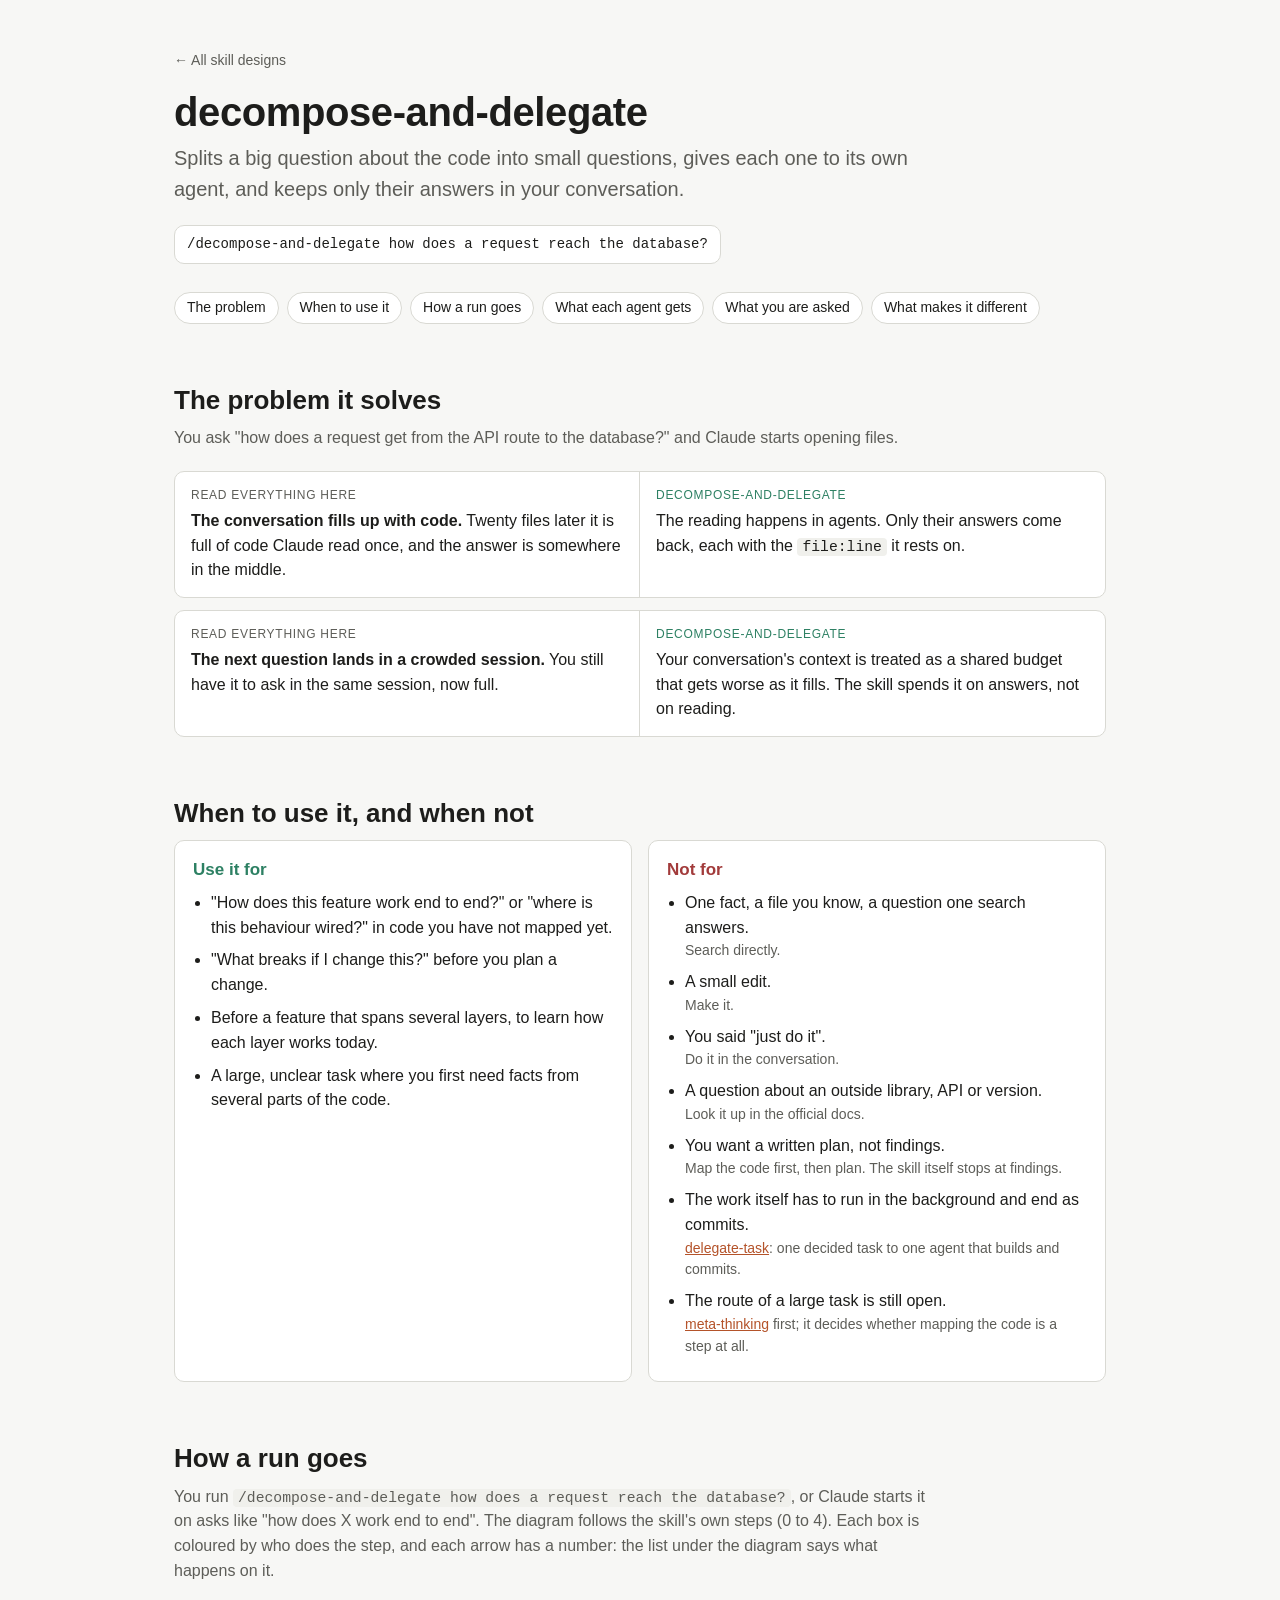
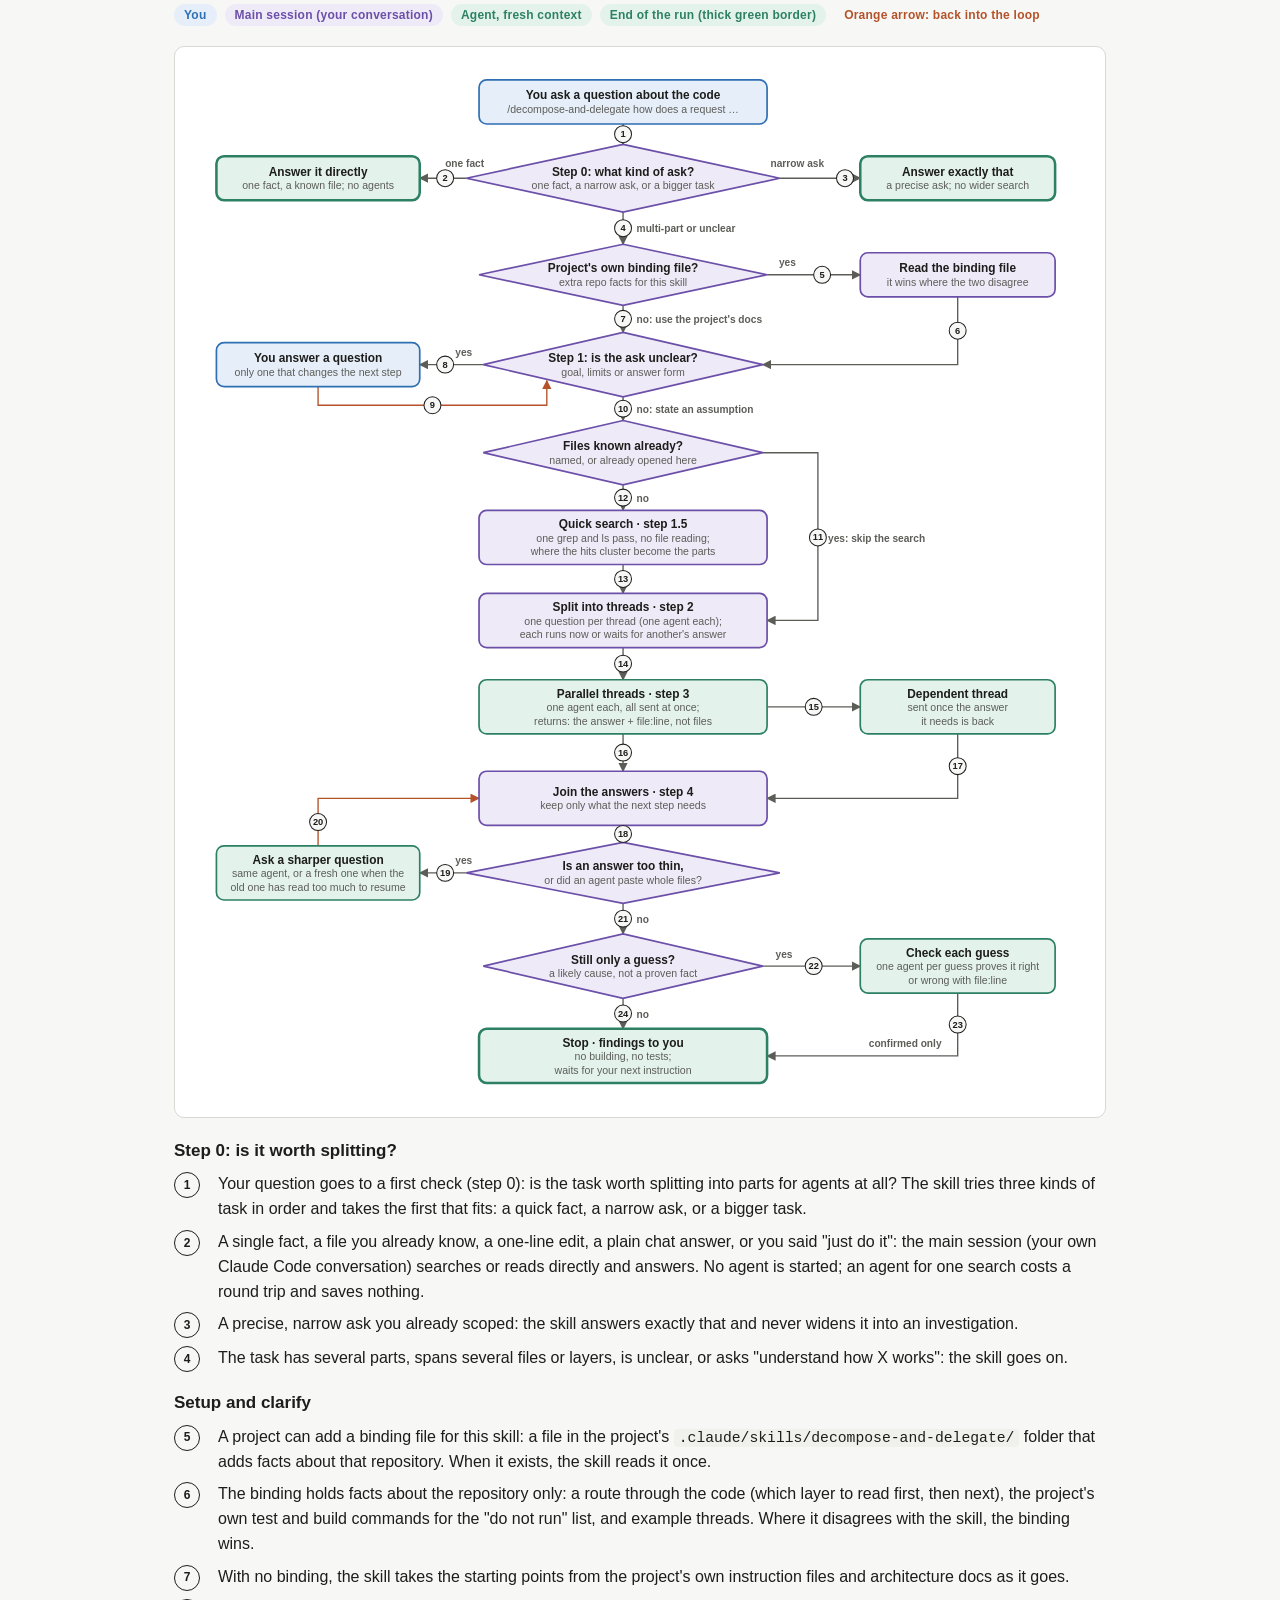
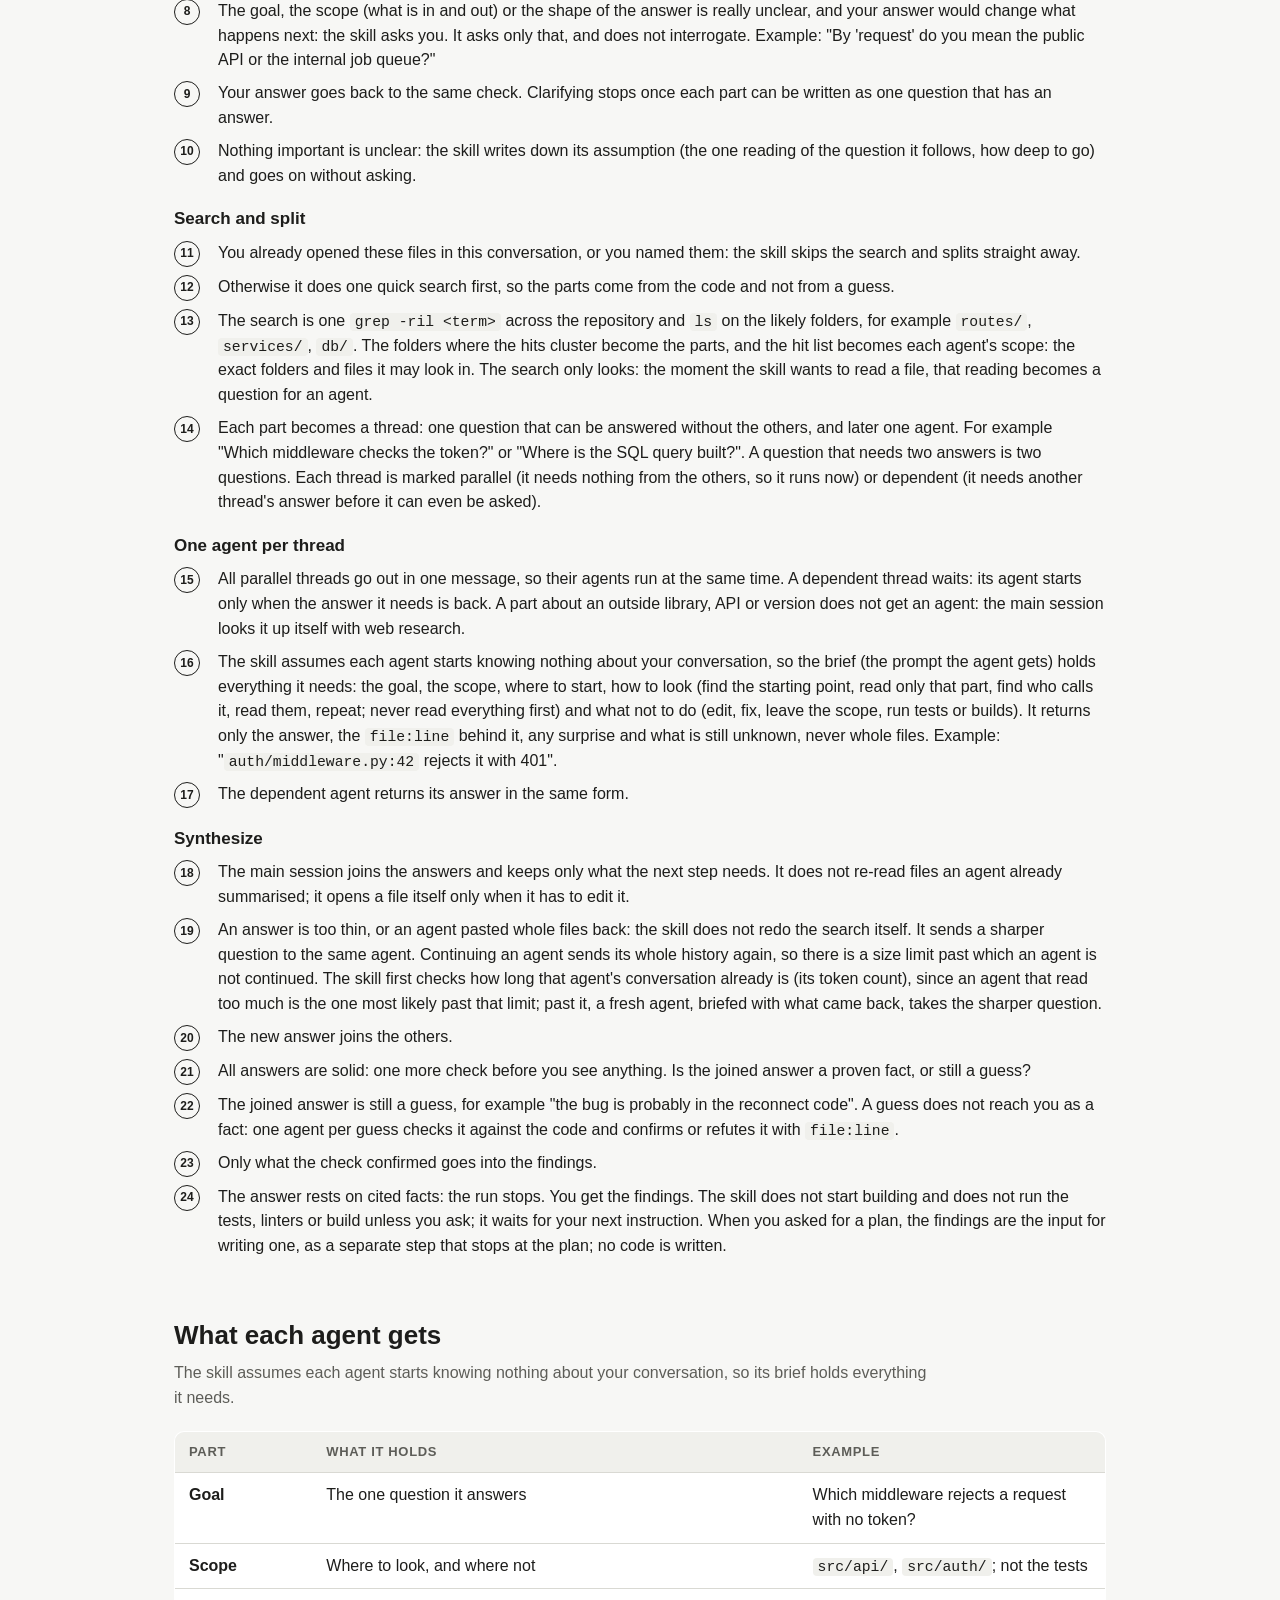
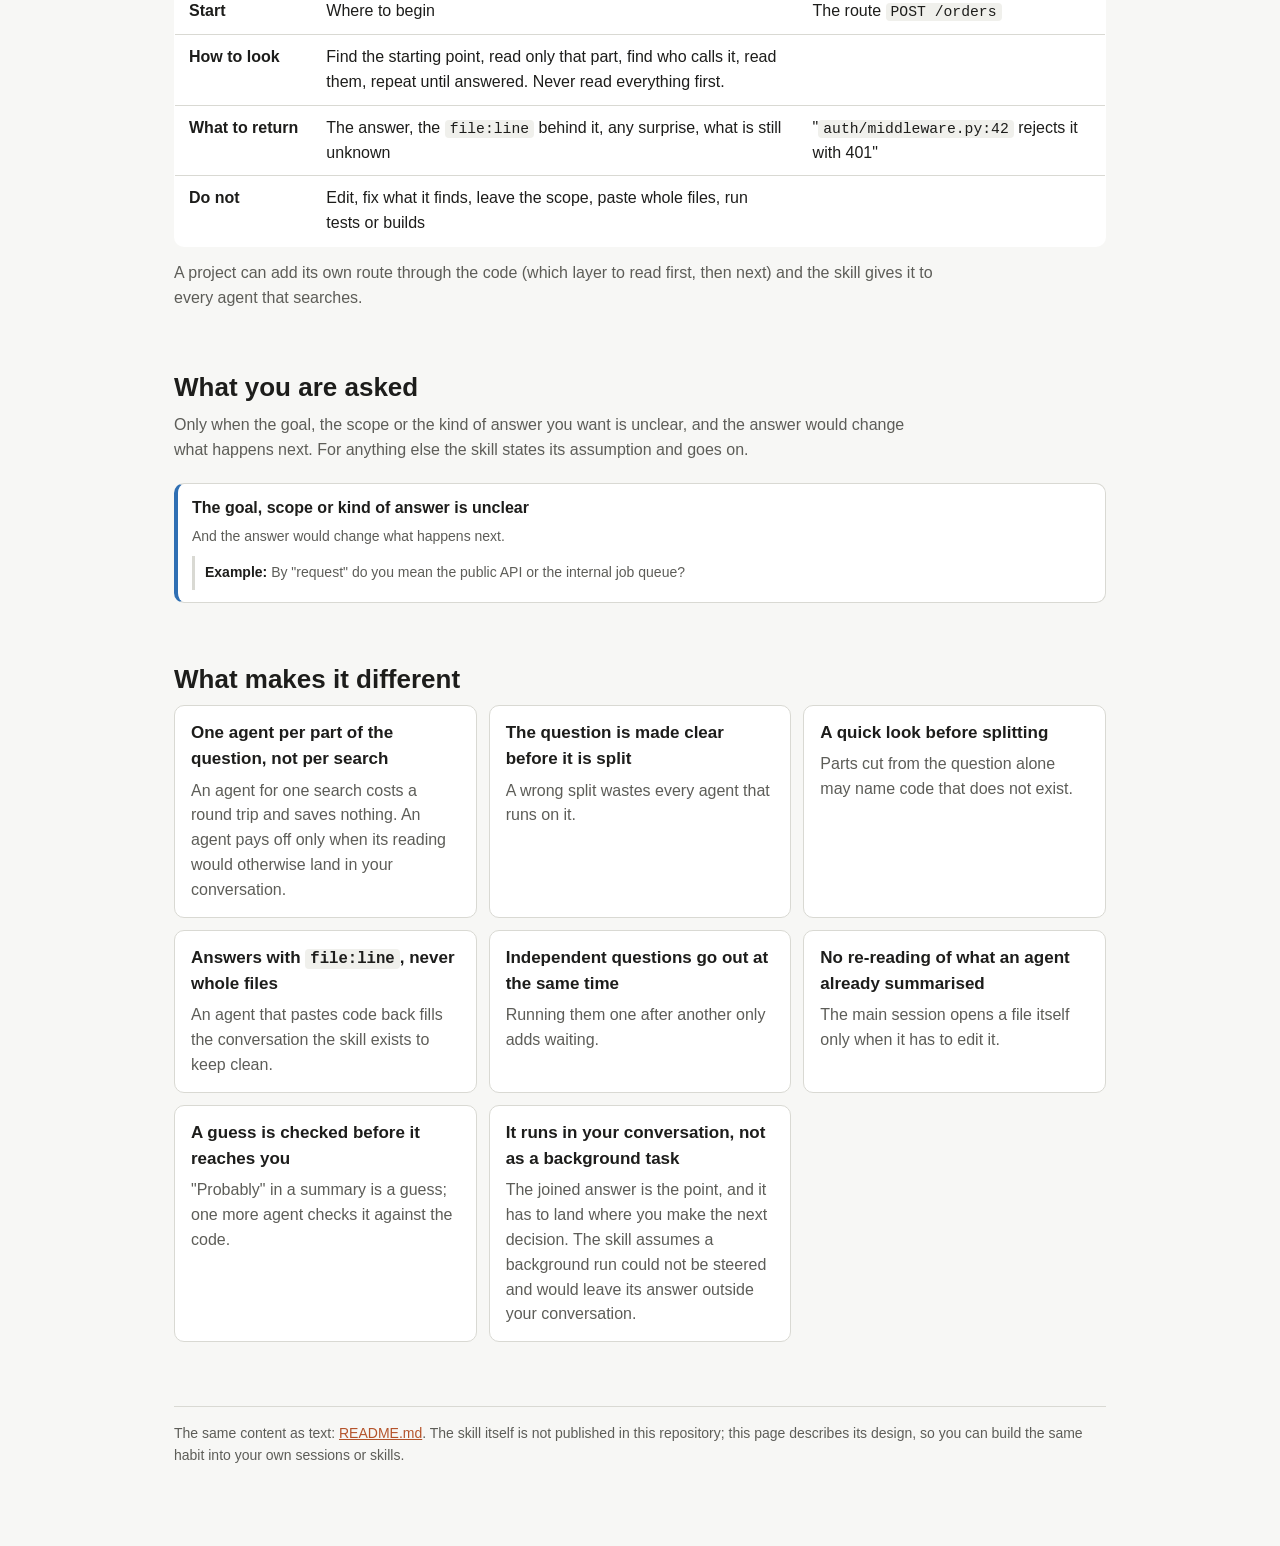
<file: skill-designs/decompose-and-delegate/index.html>
<!doctype html>
<html lang="en">
<head>
<meta charset="utf-8">
<meta name="viewport" content="width=device-width, initial-scale=1">
<title>decompose-and-delegate: how it works</title>
<link rel="stylesheet" href="../style.css">
</head>
<body>
<main>
  <a class="back" href="../index.html">&larr; All skill designs</a>
  <h1>decompose-and-delegate</h1>
  <p class="tagline">Splits a big question about the code into small questions, gives each one to its own agent, and keeps only their answers in your conversation.</p>
  <span class="command">/decompose-and-delegate how does a request reach the database?</span>

  <nav class="toc">
    <a href="#problem">The problem</a>
    <a href="#fit">When to use it</a>
    <a href="#run">How a run goes</a>
    <a href="#brief">What each agent gets</a>
    <a href="#asked">What you are asked</a>
    <a href="#different">What makes it different</a>
  </nav>

  <section id="problem">
    <h2>The problem it solves</h2>
    <p class="lead">You ask "how does a request get from the API route to the database?" and Claude starts opening files.</p>
    <div class="pairs">
      <div class="pair">
        <div class="without"><span class="label">Read everything here</span><b>The conversation fills up with code.</b> Twenty files later it is full of code Claude read once, and the answer is somewhere in the middle.</div>
        <div class="with"><span class="label">decompose-and-delegate</span>The reading happens in agents. Only their answers come back, each with the <code>file:line</code> it rests on.</div>
      </div>
      <div class="pair">
        <div class="without"><span class="label">Read everything here</span><b>The next question lands in a crowded session.</b> You still have it to ask in the same session, now full.</div>
        <div class="with"><span class="label">decompose-and-delegate</span>Your conversation's context is treated as a shared budget that gets worse as it fills. The skill spends it on answers, not on reading.</div>
      </div>
    </div>
  </section>

  <section id="fit">
    <h2>When to use it, and when not</h2>
    <div class="fit">
      <div class="yes">
        <h3>Use it for</h3>
        <ul>
          <li>"How does this feature work end to end?" or "where is this behaviour wired?" in code you have not mapped yet.</li>
          <li>"What breaks if I change this?" before you plan a change.</li>
          <li>Before a feature that spans several layers, to learn how each layer works today.</li>
          <li>A large, unclear task where you first need facts from several parts of the code.</li>
        </ul>
      </div>
      <div class="no">
        <h3>Not for</h3>
        <ul>
          <li>One fact, a file you know, a question one search answers.<span class="instead">Search directly.</span></li>
          <li>A small edit.<span class="instead">Make it.</span></li>
          <li>You said "just do it".<span class="instead">Do it in the conversation.</span></li>
          <li>A question about an outside library, API or version.<span class="instead">Look it up in the official docs.</span></li>
          <li>You want a written plan, not findings.<span class="instead">Map the code first, then plan. The skill itself stops at findings.</span></li>
          <li>The work itself has to run in the background and end as commits.<span class="instead"><a href="../delegate-task/index.html">delegate-task</a>: one decided task to one agent that builds and commits.</span></li>
          <li>The route of a large task is still open.<span class="instead"><a href="../meta-thinking/index.html">meta-thinking</a> first; it decides whether mapping the code is a step at all.</span></li>
        </ul>
      </div>
    </div>
  </section>

  <section id="run">
    <h2>How a run goes</h2>
    <p class="lead">You run <code>/decompose-and-delegate how does a request reach the database?</code>, or Claude starts it on asks like "how does X work end to end". The diagram follows the skill's own steps (0 to 4). Each box is coloured by who does the step, and each arrow has a number: the list under the diagram says what happens on it.</p>
    <div class="legend">
      <span class="chip you">You</span>
      <span class="chip main">Main session (your conversation)</span>
      <span class="chip agent">Agent, fresh context</span>
      <span class="chip agent">End of the run (thick green border)</span>
      <span class="chip" style="color: var(--accent)">Orange arrow: back into the loop</span>
    </div>
    <div class="diagram">
<svg viewBox="0 0 1060 1225" role="img" aria-labelledby="dd-title"><title id="dd-title">How a decompose-and-delegate run goes, arrow by arrow</title>
<defs><marker id="dd-ah" viewBox="0 0 10 10" refX="9" refY="5" markerWidth="7" markerHeight="7" orient="auto-start-reverse"><path class="dg-arrow" d="M0,0 L10,5 L0,10 z"/></marker>
<marker id="dd-ahl" viewBox="0 0 10 10" refX="9" refY="5" markerWidth="7" markerHeight="7" orient="auto-start-reverse"><path class="dg-arrow loop" d="M0,0 L10,5 L0,10 z"/></marker></defs>
<path class="dg-edge " d="M510,72 L510,96" marker-end="url(#dd-ah)"/>
<path class="dg-edge " d="M325,136 L270,136" marker-end="url(#dd-ah)"/>
<path class="dg-edge " d="M695,136 L790,136" marker-end="url(#dd-ah)"/>
<path class="dg-edge " d="M510,176 L510,214" marker-end="url(#dd-ah)"/>
<path class="dg-edge " d="M680,250 L790,250" marker-end="url(#dd-ah)"/>
<path class="dg-edge " d="M905,276 L905,356 L675,356" marker-end="url(#dd-ah)"/>
<path class="dg-edge " d="M510,286 L510,318" marker-end="url(#dd-ah)"/>
<path class="dg-edge " d="M345,356 L270,356" marker-end="url(#dd-ah)"/>
<path class="dg-edge loop" d="M150,382 L150,404 L420,404 L420,375" marker-end="url(#dd-ahl)"/>
<path class="dg-edge " d="M510,394 L510,422" marker-end="url(#dd-ah)"/>
<path class="dg-edge " d="M675,460 L740,460 L740,658 L680,658" marker-end="url(#dd-ah)"/>
<path class="dg-edge " d="M510,498 L510,528" marker-end="url(#dd-ah)"/>
<path class="dg-edge " d="M510,592 L510,626" marker-end="url(#dd-ah)"/>
<path class="dg-edge " d="M510,690 L510,728" marker-end="url(#dd-ah)"/>
<path class="dg-edge " d="M680,760 L790,760" marker-end="url(#dd-ah)"/>
<path class="dg-edge " d="M510,792 L510,836" marker-end="url(#dd-ah)"/>
<path class="dg-edge " d="M905,792 L905,868 L680,868" marker-end="url(#dd-ah)"/>
<path class="dg-edge " d="M510,900 L510,920" marker-end="url(#dd-ah)"/>
<path class="dg-edge " d="M325,956 L270,956" marker-end="url(#dd-ah)"/>
<path class="dg-edge loop" d="M150,924 L150,868 L340,868" marker-end="url(#dd-ahl)"/>
<path class="dg-edge " d="M510,992 L510,1028" marker-end="url(#dd-ah)"/>
<path class="dg-edge " d="M675,1066 L790,1066" marker-end="url(#dd-ah)"/>
<path class="dg-edge " d="M905,1098 L905,1172 L680,1172" marker-end="url(#dd-ah)"/>
<path class="dg-edge " d="M510,1104 L510,1140" marker-end="url(#dd-ah)"/>
<g class="dg-node you"><rect x="340" y="20" width="340" height="52" rx="9"/><text class="dg-title" x="510.0" y="43">You ask a question about the code</text><text class="dg-sub" x="510.0" y="59">/decompose-and-delegate how does a request …</text></g>
<g class="dg-node main"><polygon points="510.0,96 695,136.0 510.0,176 325,136.0"/><text class="dg-title" x="510.0" y="133">Step 0: what kind of ask?</text><text class="dg-sub" x="510.0" y="149">one fact, a narrow ask, or a bigger task</text></g>
<g class="dg-node done"><rect x="30" y="110" width="240" height="52" rx="9"/><text class="dg-title" x="150.0" y="133">Answer it directly</text><text class="dg-sub" x="150.0" y="149">one fact, a known file; no agents</text></g>
<g class="dg-node done"><rect x="790" y="110" width="230" height="52" rx="9"/><text class="dg-title" x="905.0" y="133">Answer exactly that</text><text class="dg-sub" x="905.0" y="149">a precise ask; no wider search</text></g>
<g class="dg-node main"><polygon points="510.0,214 680,250.0 510.0,286 340,250.0"/><text class="dg-title" x="510.0" y="247">Project&#x27;s own binding file?</text><text class="dg-sub" x="510.0" y="263">extra repo facts for this skill</text></g>
<g class="dg-node main"><rect x="790" y="224" width="230" height="52" rx="9"/><text class="dg-title" x="905.0" y="247">Read the binding file</text><text class="dg-sub" x="905.0" y="263">it wins where the two disagree</text></g>
<g class="dg-node main"><polygon points="510.0,318 675,356.0 510.0,394 345,356.0"/><text class="dg-title" x="510.0" y="353">Step 1: is the ask unclear?</text><text class="dg-sub" x="510.0" y="369">goal, limits or answer form</text></g>
<g class="dg-node you"><rect x="30" y="330" width="240" height="52" rx="9"/><text class="dg-title" x="150.0" y="353">You answer a question</text><text class="dg-sub" x="150.0" y="369">only one that changes the next step</text></g>
<g class="dg-node main"><polygon points="510.0,422 675,460.0 510.0,498 345,460.0"/><text class="dg-title" x="510.0" y="457">Files known already?</text><text class="dg-sub" x="510.0" y="473">named, or already opened here</text></g>
<g class="dg-node main"><rect x="340" y="528" width="340" height="64" rx="9"/><text class="dg-title" x="510.0" y="549">Quick search · step 1.5</text><text class="dg-sub" x="510.0" y="565">one grep and ls pass, no file reading;</text><text class="dg-sub" x="510.0" y="581">where the hits cluster become the parts</text></g>
<g class="dg-node main"><rect x="340" y="626" width="340" height="64" rx="9"/><text class="dg-title" x="510.0" y="647">Split into threads · step 2</text><text class="dg-sub" x="510.0" y="663">one question per thread (one agent each);</text><text class="dg-sub" x="510.0" y="679">each runs now or waits for another&#x27;s answer</text></g>
<g class="dg-node agent"><rect x="340" y="728" width="340" height="64" rx="9"/><text class="dg-title" x="510.0" y="749">Parallel threads · step 3</text><text class="dg-sub" x="510.0" y="765">one agent each, all sent at once;</text><text class="dg-sub" x="510.0" y="781">returns: the answer + file:line, not files</text></g>
<g class="dg-node agent"><rect x="790" y="728" width="230" height="64" rx="9"/><text class="dg-title" x="905.0" y="749">Dependent thread</text><text class="dg-sub" x="905.0" y="765">sent once the answer</text><text class="dg-sub" x="905.0" y="781">it needs is back</text></g>
<g class="dg-node main"><rect x="340" y="836" width="340" height="64" rx="9"/><text class="dg-title" x="510.0" y="865">Join the answers · step 4</text><text class="dg-sub" x="510.0" y="881">keep only what the next step needs</text></g>
<g class="dg-node main"><polygon points="510.0,920 695,956.0 510.0,992 325,956.0"/><text class="dg-title" x="510.0" y="953">Is an answer too thin,</text><text class="dg-sub" x="510.0" y="969">or did an agent paste whole files?</text></g>
<g class="dg-node agent"><rect x="30" y="924" width="240" height="64" rx="9"/><text class="dg-title" x="150.0" y="945">Ask a sharper question</text><text class="dg-sub" x="150.0" y="961">same agent, or a fresh one when the</text><text class="dg-sub" x="150.0" y="977">old one has read too much to resume</text></g>
<g class="dg-node main"><polygon points="510.0,1028 675,1066.0 510.0,1104 345,1066.0"/><text class="dg-title" x="510.0" y="1063">Still only a guess?</text><text class="dg-sub" x="510.0" y="1079">a likely cause, not a proven fact</text></g>
<g class="dg-node agent"><rect x="790" y="1034" width="230" height="64" rx="9"/><text class="dg-title" x="905.0" y="1055">Check each guess</text><text class="dg-sub" x="905.0" y="1071">one agent per guess proves it right</text><text class="dg-sub" x="905.0" y="1087">or wrong with file:line</text></g>
<g class="dg-node done"><rect x="340" y="1140" width="340" height="64" rx="9"/><text class="dg-title" x="510.0" y="1161">Stop · findings to you</text><text class="dg-sub" x="510.0" y="1177">no building, no tests;</text><text class="dg-sub" x="510.0" y="1193">waits for your next instruction</text></g>
<g class="dg-badge"><circle cx="510" cy="84" r="10"/><text x="510" y="84">1</text></g>
<text class="dg-label" x="300" y="123">one fact</text>
<g class="dg-badge"><circle cx="300" cy="136" r="10"/><text x="300" y="136">2</text></g>
<text class="dg-label" x="684" y="123">narrow ask</text>
<g class="dg-badge"><circle cx="772" cy="136" r="10"/><text x="772" y="136">3</text></g>
<text class="dg-label" x="526" y="200">multi-part or unclear</text>
<g class="dg-badge"><circle cx="510" cy="195" r="10"/><text x="510" y="195">4</text></g>
<text class="dg-label" x="694" y="240">yes</text>
<g class="dg-badge"><circle cx="745" cy="250" r="10"/><text x="745" y="250">5</text></g>
<g class="dg-badge"><circle cx="905" cy="316" r="10"/><text x="905" y="316">6</text></g>
<text class="dg-label" x="526" y="307">no: use the project&#x27;s docs</text>
<g class="dg-badge"><circle cx="510" cy="302" r="10"/><text x="510" y="302">7</text></g>
<text class="dg-label" x="312" y="346">yes</text>
<g class="dg-badge"><circle cx="300" cy="356" r="10"/><text x="300" y="356">8</text></g>
<g class="dg-badge"><circle cx="285" cy="404" r="10"/><text x="285" y="404">9</text></g>
<text class="dg-label" x="526" y="413">no: state an assumption</text>
<g class="dg-badge"><circle cx="510" cy="408" r="10"/><text x="510" y="408">10</text></g>
<text class="dg-label" x="752" y="565">yes: skip the search</text>
<g class="dg-badge"><circle cx="740" cy="560" r="10"/><text x="740" y="560">11</text></g>
<text class="dg-label" x="526" y="518">no</text>
<g class="dg-badge"><circle cx="510" cy="513" r="10"/><text x="510" y="513">12</text></g>
<g class="dg-badge"><circle cx="510" cy="609" r="10"/><text x="510" y="609">13</text></g>
<g class="dg-badge"><circle cx="510" cy="709" r="10"/><text x="510" y="709">14</text></g>
<g class="dg-badge"><circle cx="735" cy="760" r="10"/><text x="735" y="760">15</text></g>
<g class="dg-badge"><circle cx="510" cy="814" r="10"/><text x="510" y="814">16</text></g>
<g class="dg-badge"><circle cx="905" cy="830" r="10"/><text x="905" y="830">17</text></g>
<g class="dg-badge"><circle cx="510" cy="910" r="10"/><text x="510" y="910">18</text></g>
<text class="dg-label" x="312" y="946">yes</text>
<g class="dg-badge"><circle cx="300" cy="956" r="10"/><text x="300" y="956">19</text></g>
<g class="dg-badge"><circle cx="150" cy="896" r="10"/><text x="150" y="896">20</text></g>
<text class="dg-label" x="526" y="1015">no</text>
<g class="dg-badge"><circle cx="510" cy="1010" r="10"/><text x="510" y="1010">21</text></g>
<text class="dg-label" x="690" y="1056">yes</text>
<g class="dg-badge"><circle cx="735" cy="1066" r="10"/><text x="735" y="1066">22</text></g>
<text class="dg-label" x="800" y="1162">confirmed only</text>
<g class="dg-badge"><circle cx="905" cy="1135" r="10"/><text x="905" y="1135">23</text></g>
<text class="dg-label" x="526" y="1127">no</text>
<g class="dg-badge"><circle cx="510" cy="1122" r="10"/><text x="510" y="1122">24</text></g>
</svg>
    </div>
<div class="arrows">
<h3>Step 0: is it worth splitting?</h3><ol>
<li value="1"><span class="n">1</span><span>Your question goes to a first check (step 0): is the task worth splitting into parts for agents at all? The skill tries three kinds of task in order and takes the first that fits: a quick fact, a narrow ask, or a bigger task.</span></li>
<li value="2"><span class="n">2</span><span>A single fact, a file you already know, a one-line edit, a plain chat answer, or you said "just do it": the main session (your own Claude Code conversation) searches or reads directly and answers. No agent is started; an agent for one search costs a round trip and saves nothing.</span></li>
<li value="3"><span class="n">3</span><span>A precise, narrow ask you already scoped: the skill answers exactly that and never widens it into an investigation.</span></li>
<li value="4"><span class="n">4</span><span>The task has several parts, spans several files or layers, is unclear, or asks "understand how X works": the skill goes on.</span></li>
</ol>
<h3>Setup and clarify</h3><ol>
<li value="5"><span class="n">5</span><span>A project can add a binding file for this skill: a file in the project's <code>.claude/skills/decompose-and-delegate/</code> folder that adds facts about that repository. When it exists, the skill reads it once.</span></li>
<li value="6"><span class="n">6</span><span>The binding holds facts about the repository only: a route through the code (which layer to read first, then next), the project's own test and build commands for the "do not run" list, and example threads. Where it disagrees with the skill, the binding wins.</span></li>
<li value="7"><span class="n">7</span><span>With no binding, the skill takes the starting points from the project's own instruction files and architecture docs as it goes.</span></li>
<li value="8"><span class="n">8</span><span>The goal, the scope (what is in and out) or the shape of the answer is really unclear, and your answer would change what happens next: the skill asks you. It asks only that, and does not interrogate. Example: "By 'request' do you mean the public API or the internal job queue?"</span></li>
<li value="9"><span class="n">9</span><span>Your answer goes back to the same check. Clarifying stops once each part can be written as one question that has an answer.</span></li>
<li value="10"><span class="n">10</span><span>Nothing important is unclear: the skill writes down its assumption (the one reading of the question it follows, how deep to go) and goes on without asking.</span></li>
</ol>
<h3>Search and split</h3><ol>
<li value="11"><span class="n">11</span><span>You already opened these files in this conversation, or you named them: the skill skips the search and splits straight away.</span></li>
<li value="12"><span class="n">12</span><span>Otherwise it does one quick search first, so the parts come from the code and not from a guess.</span></li>
<li value="13"><span class="n">13</span><span>The search is one <code>grep -ril &lt;term&gt;</code> across the repository and <code>ls</code> on the likely folders, for example <code>routes/</code>, <code>services/</code>, <code>db/</code>. The folders where the hits cluster become the parts, and the hit list becomes each agent's scope: the exact folders and files it may look in. The search only looks: the moment the skill wants to read a file, that reading becomes a question for an agent.</span></li>
<li value="14"><span class="n">14</span><span>Each part becomes a thread: one question that can be answered without the others, and later one agent. For example "Which middleware checks the token?" or "Where is the SQL query built?". A question that needs two answers is two questions. Each thread is marked parallel (it needs nothing from the others, so it runs now) or dependent (it needs another thread's answer before it can even be asked).</span></li>
</ol>
<h3>One agent per thread</h3><ol>
<li value="15"><span class="n">15</span><span>All parallel threads go out in one message, so their agents run at the same time. A dependent thread waits: its agent starts only when the answer it needs is back. A part about an outside library, API or version does not get an agent: the main session looks it up itself with web research.</span></li>
<li value="16"><span class="n">16</span><span>The skill assumes each agent starts knowing nothing about your conversation, so the brief (the prompt the agent gets) holds everything it needs: the goal, the scope, where to start, how to look (find the starting point, read only that part, find who calls it, read them, repeat; never read everything first) and what not to do (edit, fix, leave the scope, run tests or builds). It returns only the answer, the <code>file:line</code> behind it, any surprise and what is still unknown, never whole files. Example: "<code>auth/middleware.py:42</code> rejects it with 401".</span></li>
<li value="17"><span class="n">17</span><span>The dependent agent returns its answer in the same form.</span></li>
</ol>
<h3>Synthesize</h3><ol>
<li value="18"><span class="n">18</span><span>The main session joins the answers and keeps only what the next step needs. It does not re-read files an agent already summarised; it opens a file itself only when it has to edit it.</span></li>
<li value="19"><span class="n">19</span><span>An answer is too thin, or an agent pasted whole files back: the skill does not redo the search itself. It sends a sharper question to the same agent. Continuing an agent sends its whole history again, so there is a size limit past which an agent is not continued. The skill first checks how long that agent's conversation already is (its token count), since an agent that read too much is the one most likely past that limit; past it, a fresh agent, briefed with what came back, takes the sharper question.</span></li>
<li value="20"><span class="n">20</span><span>The new answer joins the others.</span></li>
<li value="21"><span class="n">21</span><span>All answers are solid: one more check before you see anything. Is the joined answer a proven fact, or still a guess?</span></li>
<li value="22"><span class="n">22</span><span>The joined answer is still a guess, for example "the bug is probably in the reconnect code". A guess does not reach you as a fact: one agent per guess checks it against the code and confirms or refutes it with <code>file:line</code>.</span></li>
<li value="23"><span class="n">23</span><span>Only what the check confirmed goes into the findings.</span></li>
<li value="24"><span class="n">24</span><span>The answer rests on cited facts: the run stops. You get the findings. The skill does not start building and does not run the tests, linters or build unless you ask; it waits for your next instruction. When you asked for a plan, the findings are the input for writing one, as a separate step that stops at the plan; no code is written.</span></li>
</ol>
</div>
  </section>

  <section id="brief">
    <h2>What each agent gets</h2>
    <p class="lead">The skill assumes each agent starts knowing nothing about your conversation, so its brief holds everything it needs.</p>
    <table>
      <thead><tr><th>Part</th><th>What it holds</th><th>Example</th></tr></thead>
      <tbody>
        <tr><td>Goal</td><td>The one question it answers</td><td>Which middleware rejects a request with no token?</td></tr>
        <tr><td>Scope</td><td>Where to look, and where not</td><td><code>src/api/</code>, <code>src/auth/</code>; not the tests</td></tr>
        <tr><td>Start</td><td>Where to begin</td><td>The route <code>POST /orders</code></td></tr>
        <tr><td>How to look</td><td>Find the starting point, read only that part, find who calls it, read them, repeat until answered. Never read everything first.</td><td></td></tr>
        <tr><td>What to return</td><td>The answer, the <code>file:line</code> behind it, any surprise, what is still unknown</td><td>"<code>auth/middleware.py:42</code> rejects it with 401"</td></tr>
        <tr><td>Do not</td><td>Edit, fix what it finds, leave the scope, paste whole files, run tests or builds</td><td></td></tr>
      </tbody>
    </table>
    <p class="lead" style="margin-top: 14px">A project can add its own route through the code (which layer to read first, then next) and the skill gives it to every agent that searches.</p>
  </section>

  <section id="asked">
    <h2>What you are asked</h2>
    <p class="lead">Only when the goal, the scope or the kind of answer you want is unclear, and the answer would change what happens next. For anything else the skill states its assumption and goes on.</p>
    <div class="branches">
      <div class="branch ask">
        <div class="then">The goal, scope or kind of answer is unclear</div>
        <p>And the answer would change what happens next.</p>
        <div class="example">By "request" do you mean the public API or the internal job queue?</div>
      </div>
    </div>
  </section>

  <section id="different">
    <h2>What makes it different</h2>
    <div class="choices">
      <div class="choice"><h3>One agent per part of the question, not per search</h3><p>An agent for one search costs a round trip and saves nothing. An agent pays off only when its reading would otherwise land in your conversation.</p></div>
      <div class="choice"><h3>The question is made clear before it is split</h3><p>A wrong split wastes every agent that runs on it.</p></div>
      <div class="choice"><h3>A quick look before splitting</h3><p>Parts cut from the question alone may name code that does not exist.</p></div>
      <div class="choice"><h3>Answers with <code>file:line</code>, never whole files</h3><p>An agent that pastes code back fills the conversation the skill exists to keep clean.</p></div>
      <div class="choice"><h3>Independent questions go out at the same time</h3><p>Running them one after another only adds waiting.</p></div>
      <div class="choice"><h3>No re-reading of what an agent already summarised</h3><p>The main session opens a file itself only when it has to edit it.</p></div>
      <div class="choice"><h3>A guess is checked before it reaches you</h3><p>"Probably" in a summary is a guess; one more agent checks it against the code.</p></div>
      <div class="choice"><h3>It runs in your conversation, not as a background task</h3><p>The joined answer is the point, and it has to land where you make the next decision. The skill assumes a background run could not be steered and would leave its answer outside your conversation.</p></div>
    </div>
  </section>

  <footer>
    The same content as text: <a href="README.md">README.md</a>. The skill itself is not published in this repository; this page describes its design, so you can build the same habit into your own sessions or skills.
  </footer>
</main>
</body>
</html>
</file>
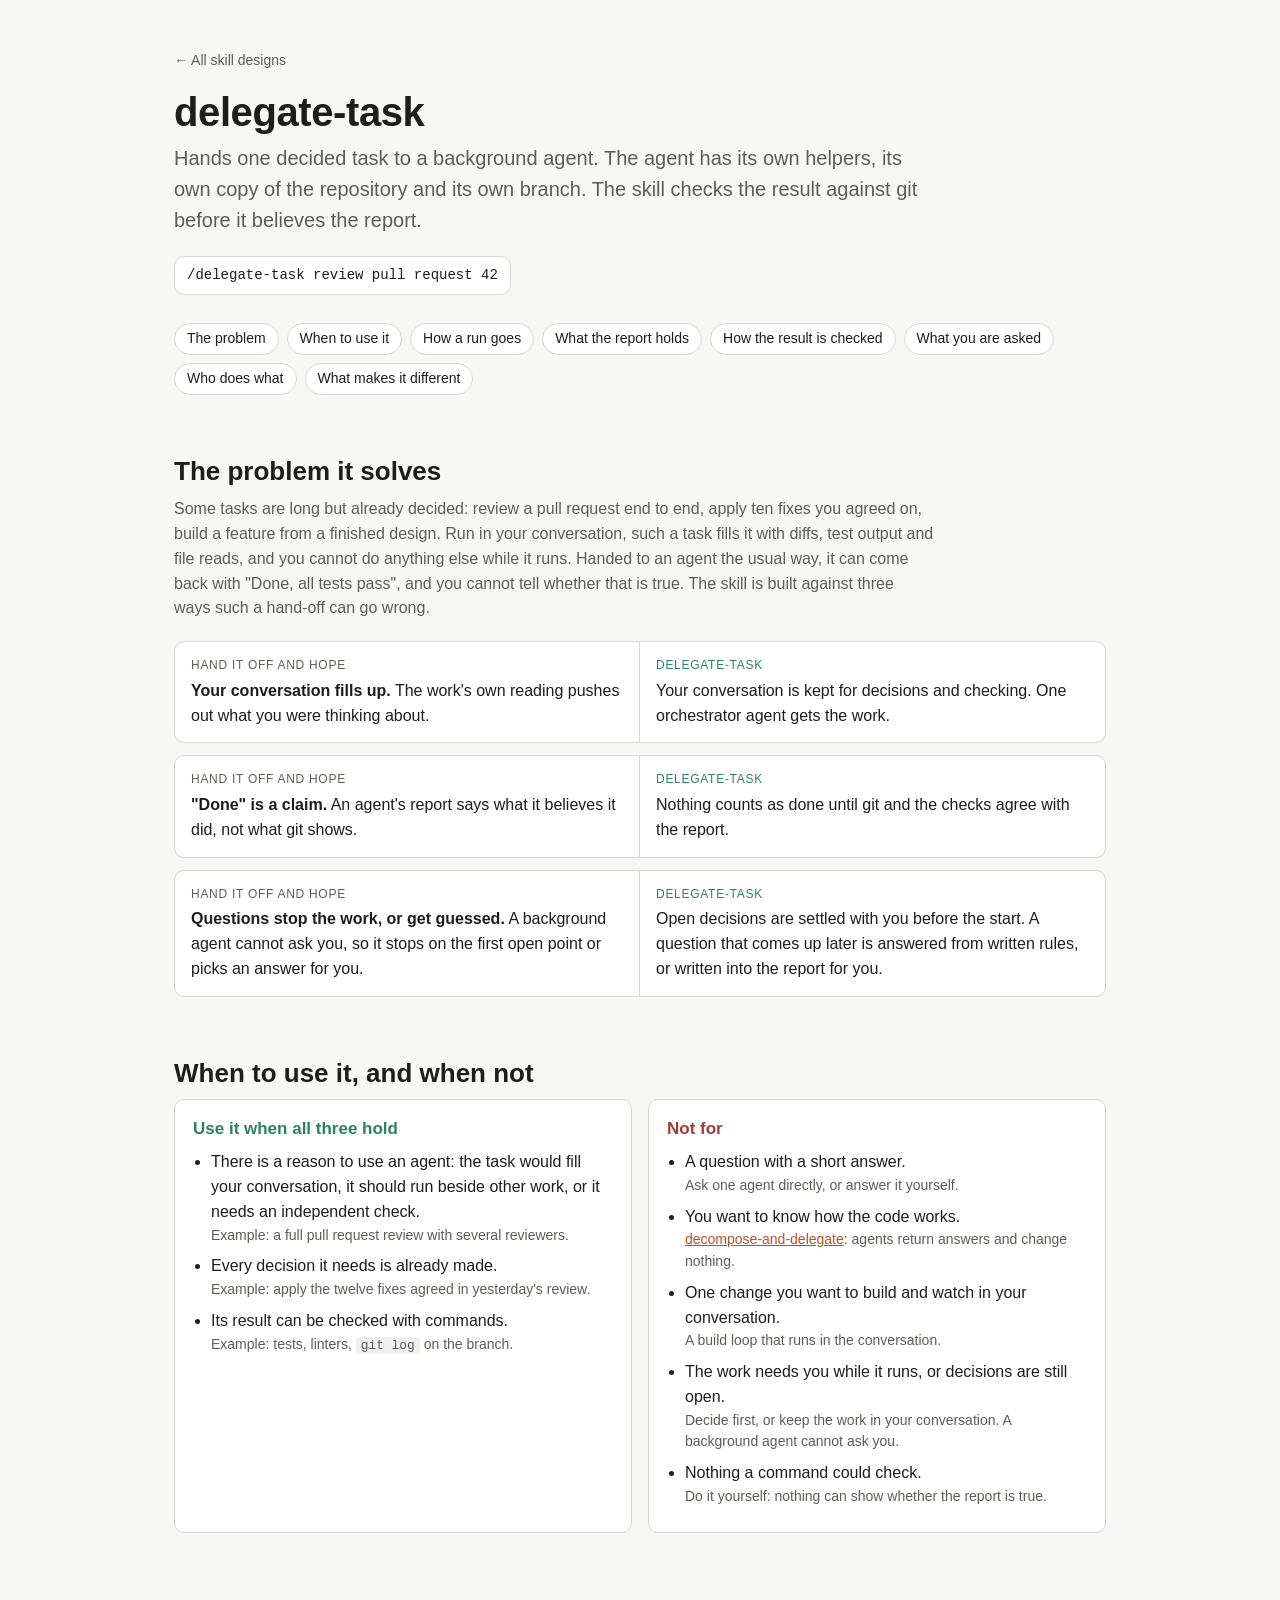
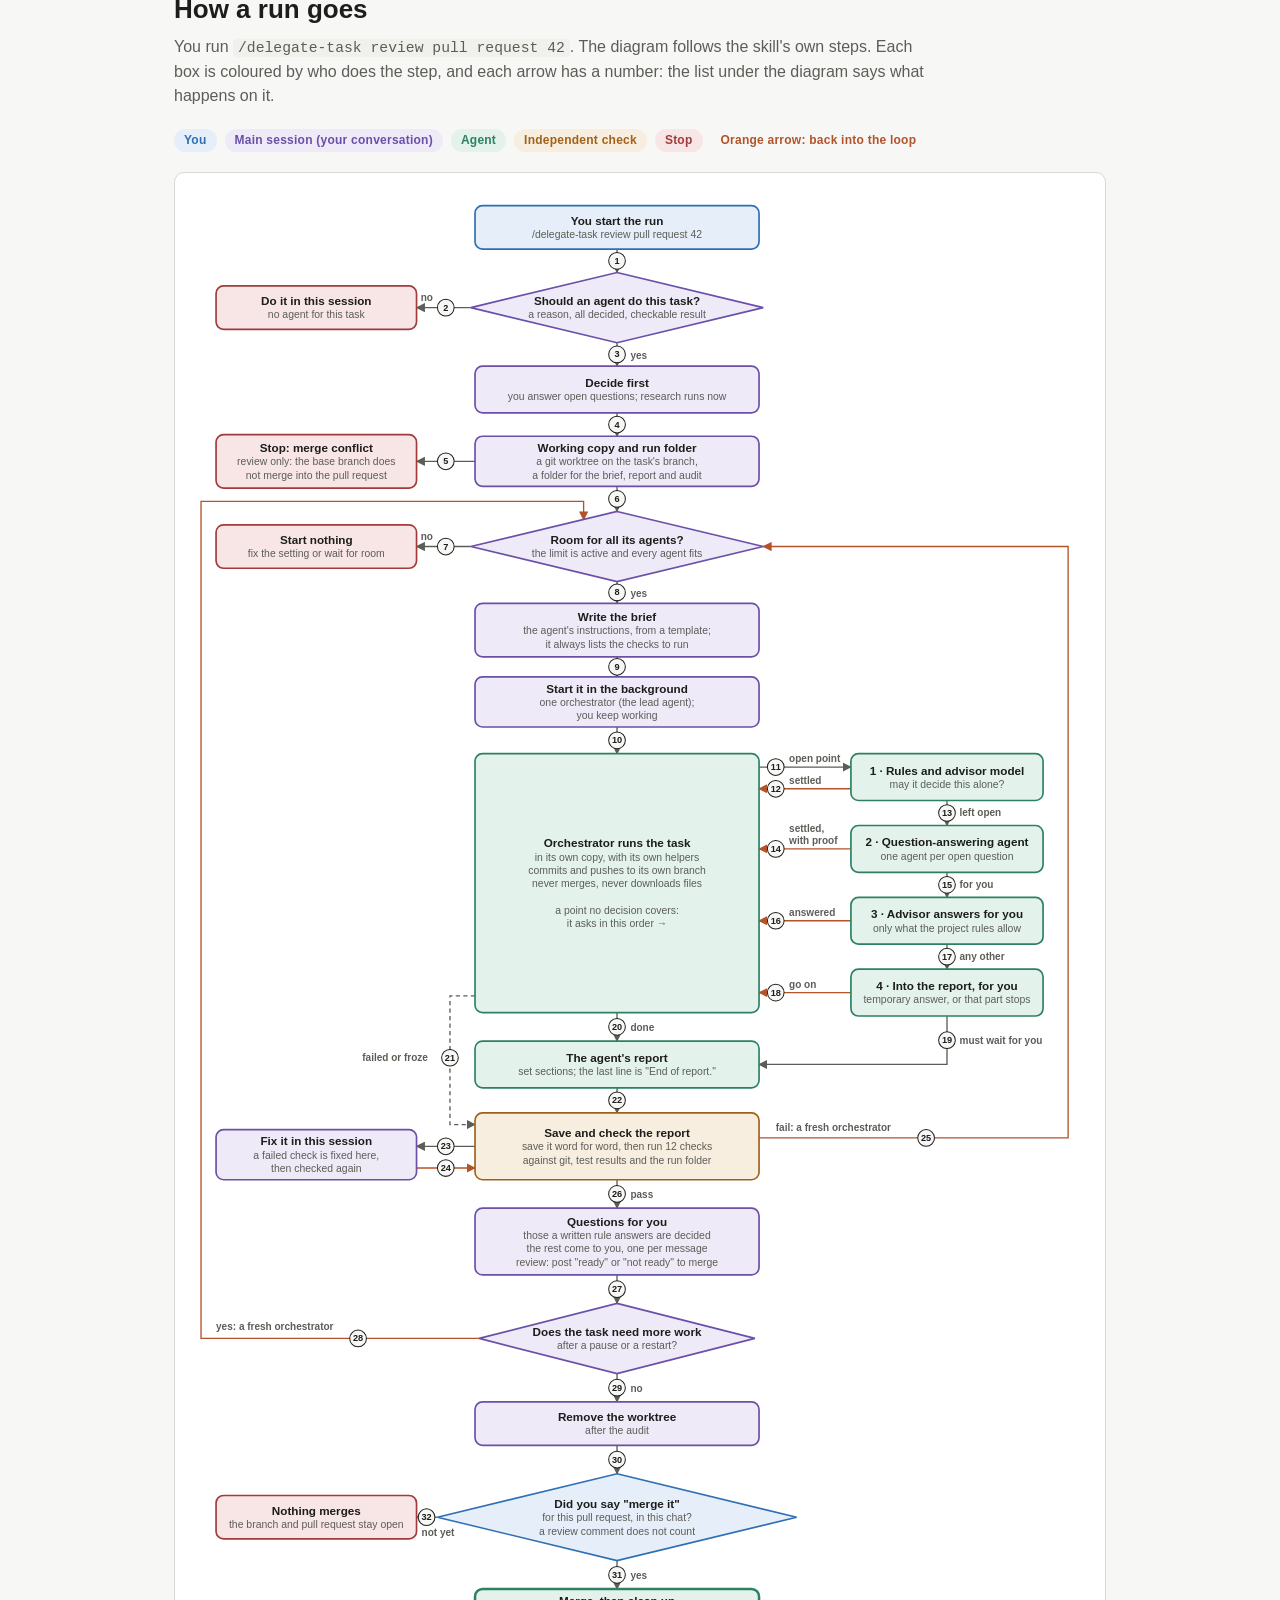
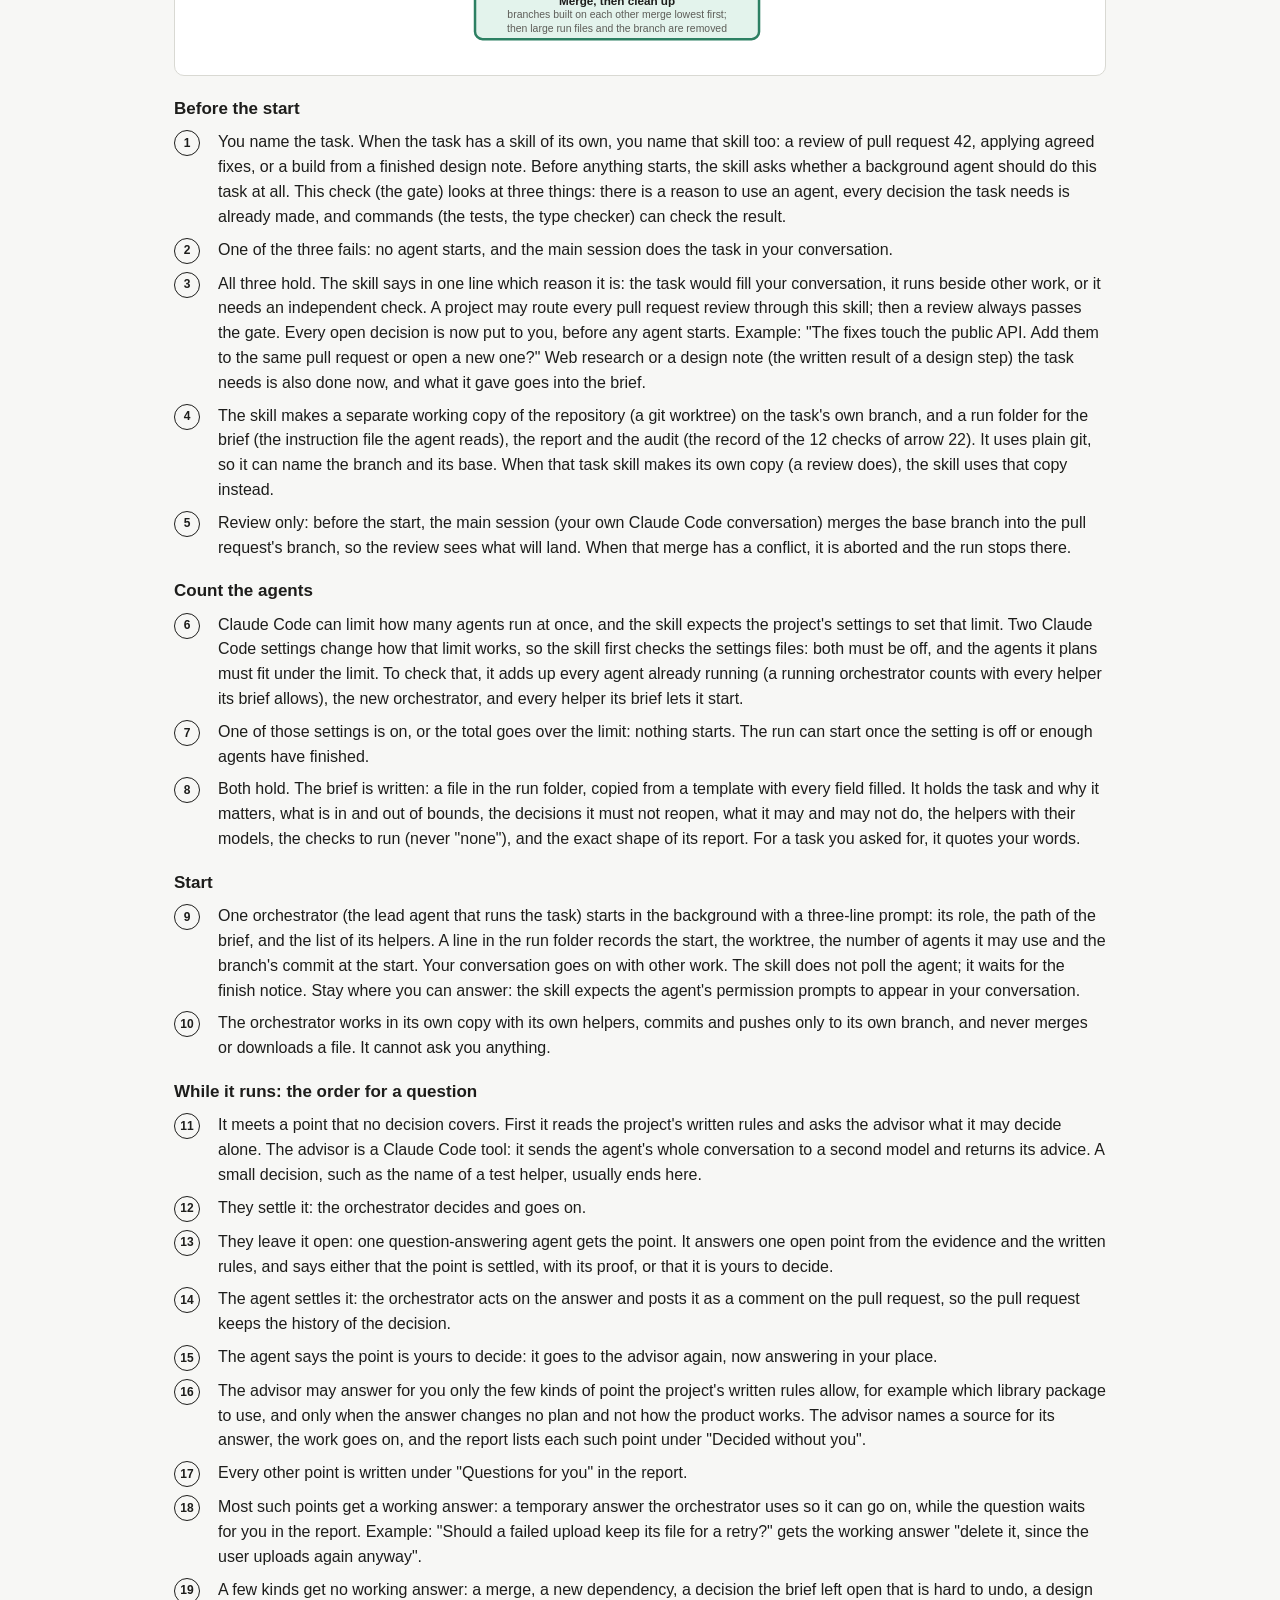
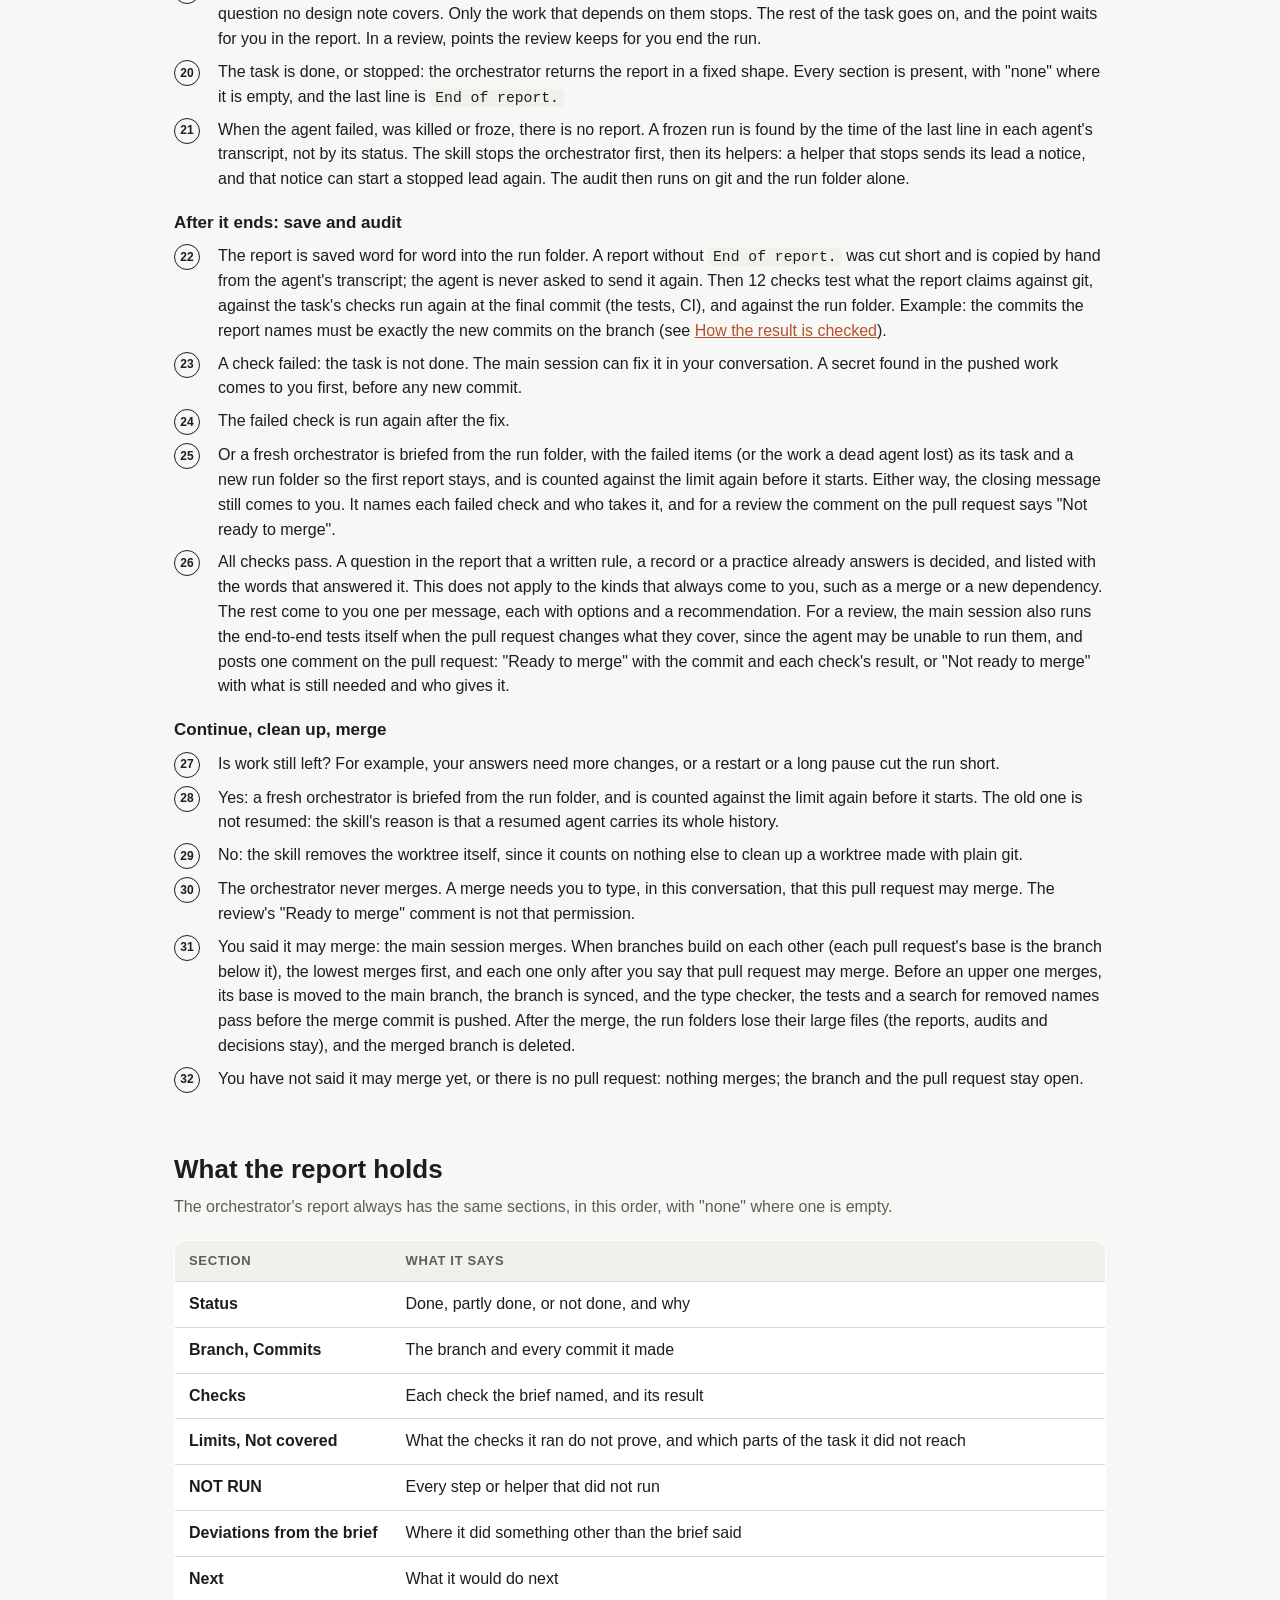
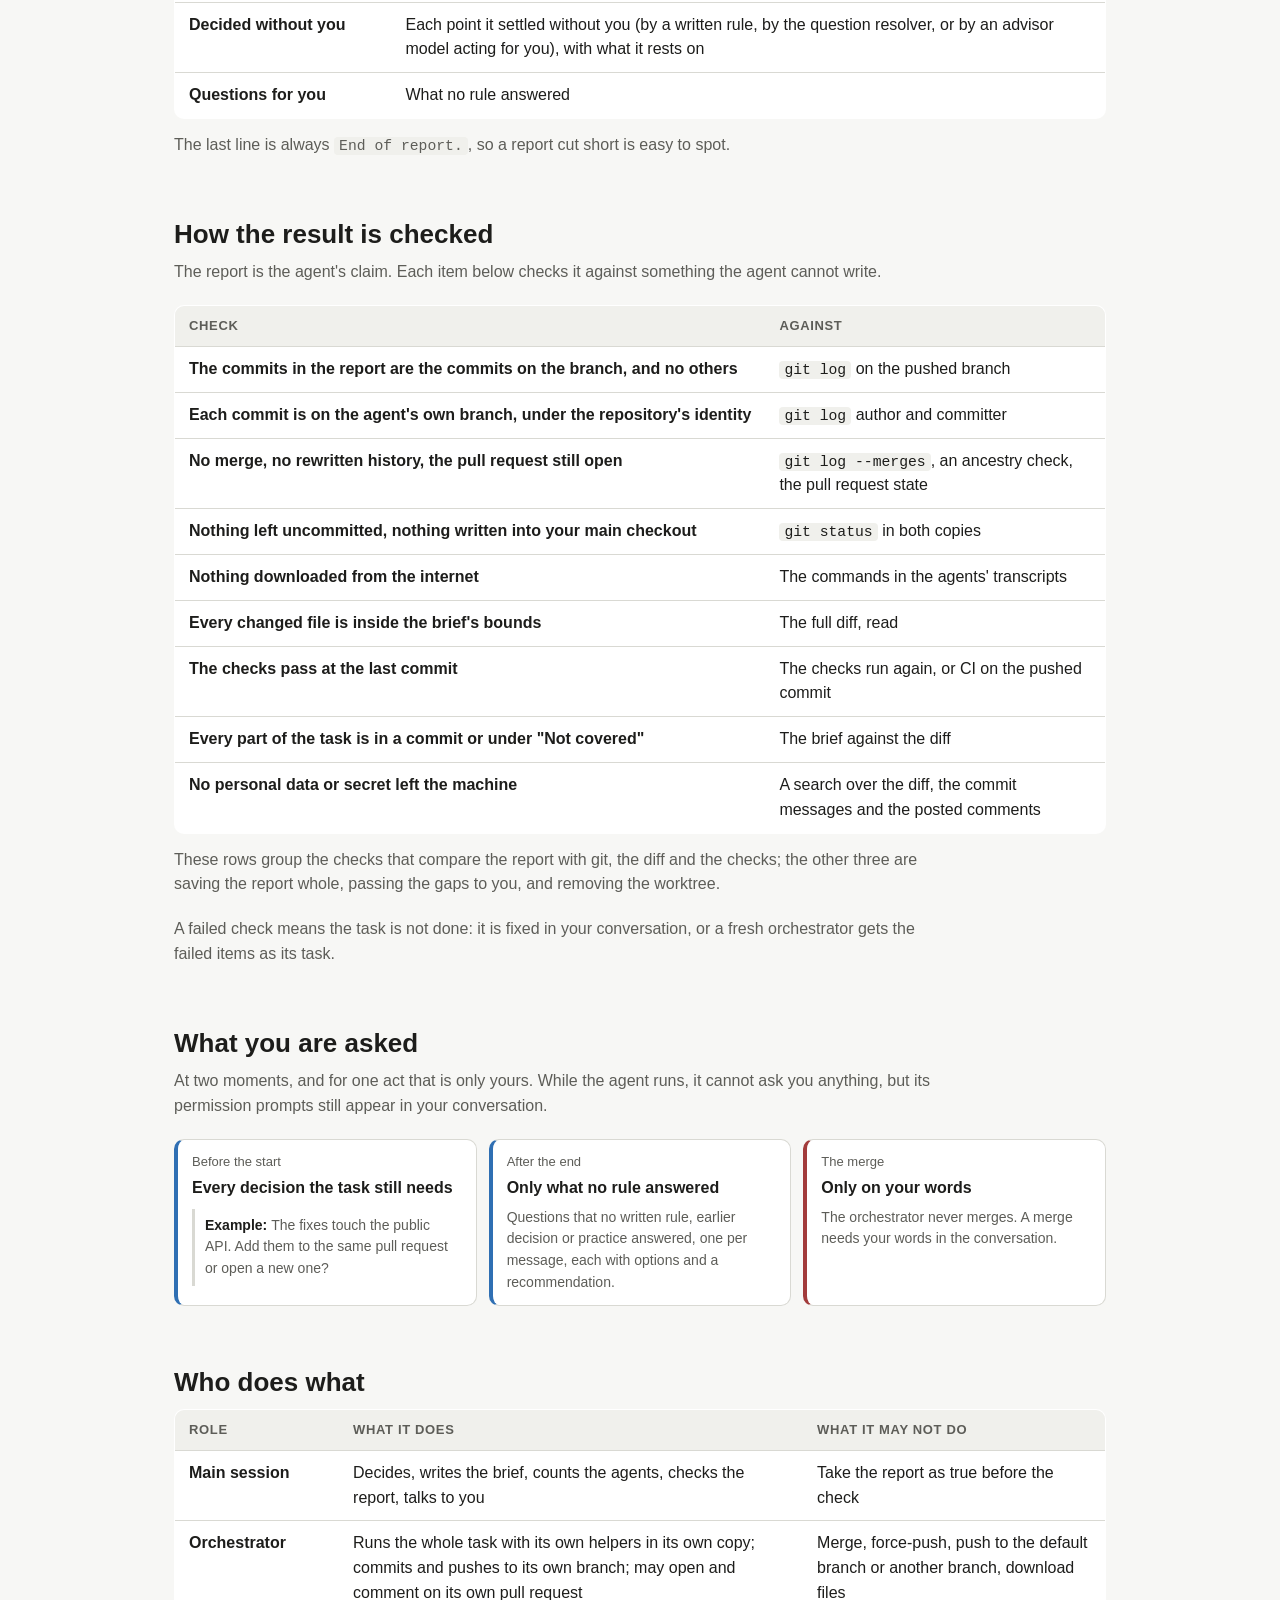
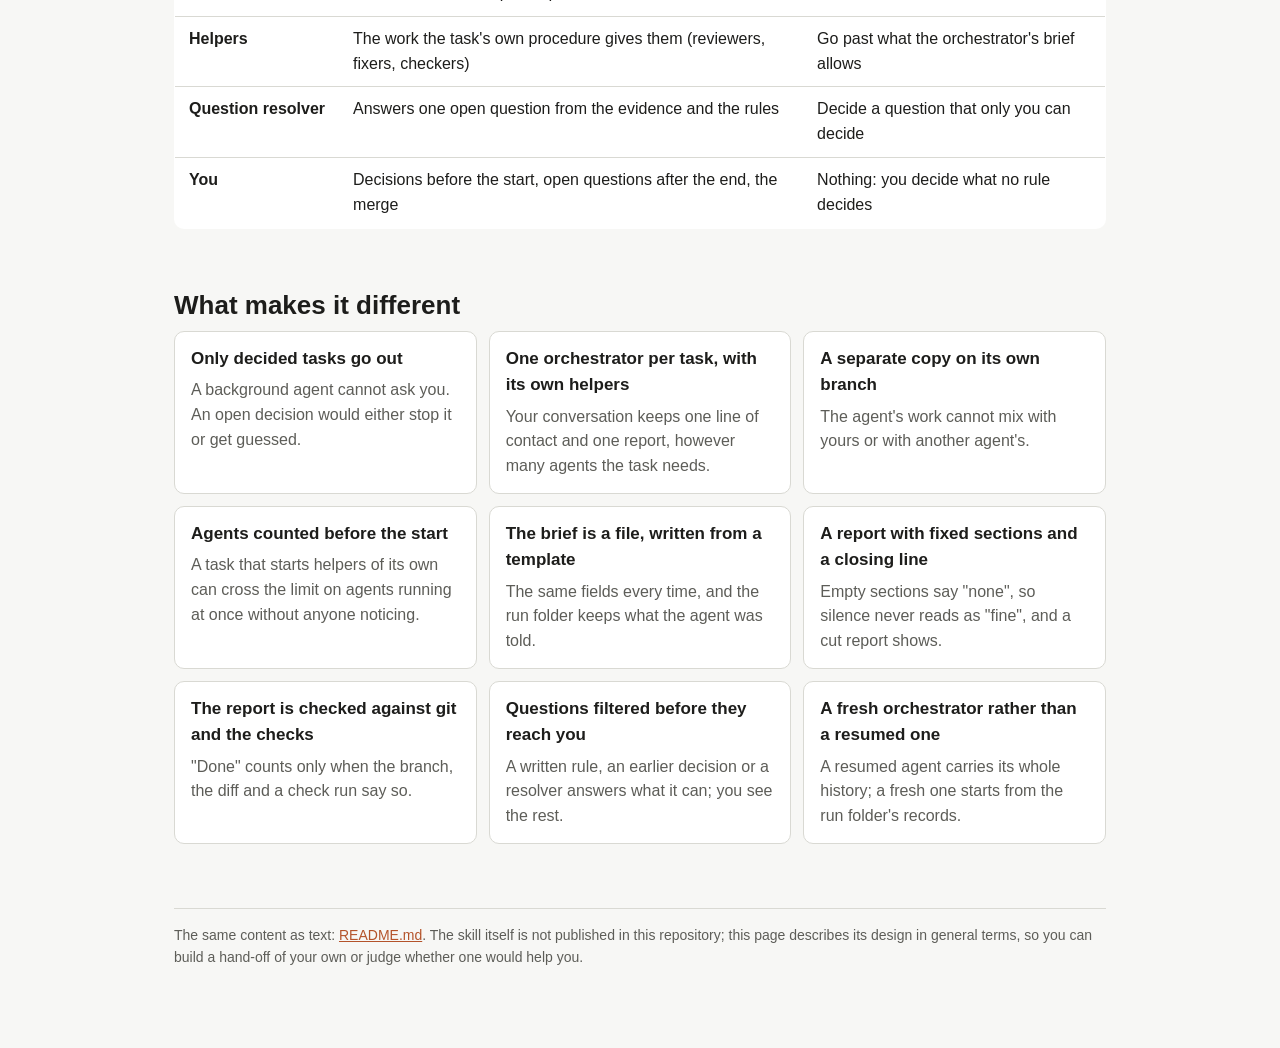
<file: skill-designs/delegate-task/index.html>
<!doctype html>
<html lang="en">
<head>
<meta charset="utf-8">
<meta name="viewport" content="width=device-width, initial-scale=1">
<title>delegate-task: how it works</title>
<link rel="stylesheet" href="../style.css">
</head>
<body>
<main>
  <a class="back" href="../index.html">&larr; All skill designs</a>
  <h1>delegate-task</h1>
  <p class="tagline">Hands one decided task to a background agent. The agent has its own helpers, its own copy of the repository and its own branch. The skill checks the result against git before it believes the report.</p>
  <span class="command">/delegate-task review pull request 42</span>

  <nav class="toc">
    <a href="#problem">The problem</a>
    <a href="#fit">When to use it</a>
    <a href="#run">How a run goes</a>
    <a href="#report">What the report holds</a>
    <a href="#checked">How the result is checked</a>
    <a href="#asked">What you are asked</a>
    <a href="#roles">Who does what</a>
    <a href="#different">What makes it different</a>
  </nav>

  <section id="problem">
    <h2>The problem it solves</h2>
    <p class="lead">Some tasks are long but already decided: review a pull request end to end, apply ten fixes you agreed on, build a feature from a finished design. Run in your conversation, such a task fills it with diffs, test output and file reads, and you cannot do anything else while it runs. Handed to an agent the usual way, it can come back with "Done, all tests pass", and you cannot tell whether that is true. The skill is built against three ways such a hand-off can go wrong.</p>
    <div class="pairs">
      <div class="pair">
        <div class="without"><span class="label">Hand it off and hope</span><b>Your conversation fills up.</b> The work's own reading pushes out what you were thinking about.</div>
        <div class="with"><span class="label">delegate-task</span>Your conversation is kept for decisions and checking. One orchestrator agent gets the work.</div>
      </div>
      <div class="pair">
        <div class="without"><span class="label">Hand it off and hope</span><b>"Done" is a claim.</b> An agent's report says what it believes it did, not what git shows.</div>
        <div class="with"><span class="label">delegate-task</span>Nothing counts as done until git and the checks agree with the report.</div>
      </div>
      <div class="pair">
        <div class="without"><span class="label">Hand it off and hope</span><b>Questions stop the work, or get guessed.</b> A background agent cannot ask you, so it stops on the first open point or picks an answer for you.</div>
        <div class="with"><span class="label">delegate-task</span>Open decisions are settled with you before the start. A question that comes up later is answered from written rules, or written into the report for you.</div>
      </div>
    </div>
  </section>

  <section id="fit">
    <h2>When to use it, and when not</h2>
    <div class="fit">
      <div class="yes">
        <h3>Use it when all three hold</h3>
        <ul>
          <li>There is a reason to use an agent: the task would fill your conversation, it should run beside other work, or it needs an independent check.<span class="instead">Example: a full pull request review with several reviewers.</span></li>
          <li>Every decision it needs is already made.<span class="instead">Example: apply the twelve fixes agreed in yesterday's review.</span></li>
          <li>Its result can be checked with commands.<span class="instead">Example: tests, linters, <code>git log</code> on the branch.</span></li>
        </ul>
      </div>
      <div class="no">
        <h3>Not for</h3>
        <ul>
          <li>A question with a short answer.<span class="instead">Ask one agent directly, or answer it yourself.</span></li>
          <li>You want to know how the code works.<span class="instead"><a href="../decompose-and-delegate/index.html">decompose-and-delegate</a>: agents return answers and change nothing.</span></li>
          <li>One change you want to build and watch in your conversation.<span class="instead">A build loop that runs in the conversation.</span></li>
          <li>The work needs you while it runs, or decisions are still open.<span class="instead">Decide first, or keep the work in your conversation. A background agent cannot ask you.</span></li>
          <li>Nothing a command could check.<span class="instead">Do it yourself: nothing can show whether the report is true.</span></li>
        </ul>
      </div>
    </div>
  </section>

  <section id="run">
    <h2>How a run goes</h2>
    <p class="lead">You run <code>/delegate-task review pull request 42</code>. The diagram follows the skill's own steps. Each box is coloured by who does the step, and each arrow has a number: the list under the diagram says what happens on it.</p>
    <div class="legend">
      <span class="chip you">You</span>
      <span class="chip main">Main session (your conversation)</span>
      <span class="chip agent">Agent</span>
      <span class="chip check">Independent check</span>
      <span class="chip stop">Stop</span>
      <span class="chip" style="color: var(--accent)">Orange arrow: back into the loop</span>
    </div>
    <div class="diagram">
<svg viewBox="0 0 1075 1760" role="img" aria-labelledby="dt-title"><title id="dt-title">How a delegate-task run goes, arrow by arrow</title>
<defs><marker id="dt-ah" viewBox="0 0 10 10" refX="9" refY="5" markerWidth="7" markerHeight="7" orient="auto-start-reverse"><path class="dg-arrow" d="M0,0 L10,5 L0,10 z"/></marker>
<marker id="dt-ahl" viewBox="0 0 10 10" refX="9" refY="5" markerWidth="7" markerHeight="7" orient="auto-start-reverse"><path class="dg-arrow loop" d="M0,0 L10,5 L0,10 z"/></marker></defs>
<path class="dg-edge " d="M510,72 L510,100" marker-end="url(#dt-ah)"/>
<path class="dg-edge " d="M335,142 L270,142" marker-end="url(#dt-ah)"/>
<path class="dg-edge " d="M510,184 L510,212" marker-end="url(#dt-ah)"/>
<path class="dg-edge " d="M510,268 L510,296" marker-end="url(#dt-ah)"/>
<path class="dg-edge " d="M340,326 L270,326" marker-end="url(#dt-ah)"/>
<path class="dg-edge " d="M510,356 L510,386" marker-end="url(#dt-ah)"/>
<path class="dg-edge " d="M335,428 L270,428" marker-end="url(#dt-ah)"/>
<path class="dg-edge " d="M510,470 L510,496" marker-end="url(#dt-ah)"/>
<path class="dg-edge " d="M510,560 L510,584" marker-end="url(#dt-ah)"/>
<path class="dg-edge " d="M510,644 L510,676" marker-end="url(#dt-ah)"/>
<path class="dg-edge " d="M680,692 L790,692" marker-end="url(#dt-ah)"/>
<path class="dg-edge loop" d="M790,718 L680,718" marker-end="url(#dt-ahl)"/>
<path class="dg-edge " d="M905,732 L905,762" marker-end="url(#dt-ah)"/>
<path class="dg-edge loop" d="M790,790 L680,790" marker-end="url(#dt-ahl)"/>
<path class="dg-edge " d="M905,818 L905,848" marker-end="url(#dt-ah)"/>
<path class="dg-edge loop" d="M790,876 L680,876" marker-end="url(#dt-ahl)"/>
<path class="dg-edge " d="M905,904 L905,934" marker-end="url(#dt-ah)"/>
<path class="dg-edge loop" d="M790,962 L680,962" marker-end="url(#dt-ahl)"/>
<path class="dg-edge " d="M905,990 L905,1048 L680,1048" marker-end="url(#dt-ah)"/>
<path class="dg-edge " d="M510,986 L510,1020" marker-end="url(#dt-ah)"/>
<path class="dg-edge dash" d="M340,966 L310,966 L310,1120 L340,1120" marker-end="url(#dt-ah)"/>
<path class="dg-edge " d="M510,1076 L510,1106" marker-end="url(#dt-ah)"/>
<path class="dg-edge " d="M340,1146 L270,1146" marker-end="url(#dt-ah)"/>
<path class="dg-edge loop" d="M270,1172 L340,1172" marker-end="url(#dt-ahl)"/>
<path class="dg-edge loop" d="M680,1136 L1050,1136 L1050,428 L685,428" marker-end="url(#dt-ahl)"/>
<path class="dg-edge " d="M510,1186 L510,1220" marker-end="url(#dt-ah)"/>
<path class="dg-edge " d="M510,1300 L510,1334" marker-end="url(#dt-ah)"/>
<path class="dg-edge loop" d="M345,1376 L12,1376 L12,374 L470,374 L470,396" marker-end="url(#dt-ahl)"/>
<path class="dg-edge " d="M510,1418 L510,1452" marker-end="url(#dt-ah)"/>
<path class="dg-edge " d="M510,1504 L510,1538" marker-end="url(#dt-ah)"/>
<path class="dg-edge " d="M510,1642 L510,1676" marker-end="url(#dt-ah)"/>
<path class="dg-edge " d="M295,1590 L270,1590" marker-end="url(#dt-ah)"/>
<g class="dg-node you"><rect x="340" y="20" width="340" height="52" rx="9"/><text class="dg-title" x="510.0" y="43">You start the run</text><text class="dg-sub" x="510.0" y="59">/delegate-task review pull request 42</text></g>
<g class="dg-node main"><polygon points="510.0,100 685,142.0 510.0,184 335,142.0"/><text class="dg-title" x="510.0" y="139">Should an agent do this task?</text><text class="dg-sub" x="510.0" y="155">a reason, all decided, checkable result</text></g>
<g class="dg-node main"><rect x="340" y="212" width="340" height="56" rx="9"/><text class="dg-title" x="510.0" y="237">Decide first</text><text class="dg-sub" x="510.0" y="253">you answer open questions; research runs now</text></g>
<g class="dg-node main"><rect x="340" y="296" width="340" height="60" rx="9"/><text class="dg-title" x="510.0" y="315">Working copy and run folder</text><text class="dg-sub" x="510.0" y="331">a git worktree on the task&#x27;s branch,</text><text class="dg-sub" x="510.0" y="347">a folder for the brief, report and audit</text></g>
<g class="dg-node main"><polygon points="510.0,386 685,428.0 510.0,470 335,428.0"/><text class="dg-title" x="510.0" y="425">Room for all its agents?</text><text class="dg-sub" x="510.0" y="441">the limit is active and every agent fits</text></g>
<g class="dg-node main"><rect x="340" y="496" width="340" height="64" rx="9"/><text class="dg-title" x="510.0" y="517">Write the brief</text><text class="dg-sub" x="510.0" y="533">the agent&#x27;s instructions, from a template;</text><text class="dg-sub" x="510.0" y="549">it always lists the checks to run</text></g>
<g class="dg-node main"><rect x="340" y="584" width="340" height="60" rx="9"/><text class="dg-title" x="510.0" y="603">Start it in the background</text><text class="dg-sub" x="510.0" y="619">one orchestrator (the lead agent);</text><text class="dg-sub" x="510.0" y="635">you keep working</text></g>
<g class="dg-node agent"><rect x="340" y="676" width="340" height="310" rx="9"/><text class="dg-title" x="510.0" y="788">Orchestrator runs the task</text><text class="dg-sub" x="510.0" y="804">in its own copy, with its own helpers</text><text class="dg-sub" x="510.0" y="820">commits and pushes to its own branch</text><text class="dg-sub" x="510.0" y="836">never merges, never downloads files</text><text class="dg-sub" x="510.0" y="852"></text><text class="dg-sub" x="510.0" y="868">a point no decision covers:</text><text class="dg-sub" x="510.0" y="884">it asks in this order  →</text></g>
<g class="dg-node agent"><rect x="340" y="1020" width="340" height="56" rx="9"/><text class="dg-title" x="510.0" y="1045">The agent&#x27;s report</text><text class="dg-sub" x="510.0" y="1061">set sections; the last line is &quot;End of report.&quot;</text></g>
<g class="dg-node check"><rect x="340" y="1106" width="340" height="80" rx="9"/><text class="dg-title" x="510.0" y="1135">Save and check the report</text><text class="dg-sub" x="510.0" y="1151">save it word for word, then run 12 checks</text><text class="dg-sub" x="510.0" y="1167">against git, test results and the run folder</text></g>
<g class="dg-node main"><rect x="340" y="1220" width="340" height="80" rx="9"/><text class="dg-title" x="510.0" y="1241">Questions for you</text><text class="dg-sub" x="510.0" y="1257">those a written rule answers are decided</text><text class="dg-sub" x="510.0" y="1273">the rest come to you, one per message</text><text class="dg-sub" x="510.0" y="1289">review: post &quot;ready&quot; or &quot;not ready&quot; to merge</text></g>
<g class="dg-node main"><polygon points="510.0,1334 675,1376.0 510.0,1418 345,1376.0"/><text class="dg-title" x="510.0" y="1373">Does the task need more work</text><text class="dg-sub" x="510.0" y="1389">after a pause or a restart?</text></g>
<g class="dg-node main"><rect x="340" y="1452" width="340" height="52" rx="9"/><text class="dg-title" x="510.0" y="1475">Remove the worktree</text><text class="dg-sub" x="510.0" y="1491">after the audit</text></g>
<g class="dg-node you"><polygon points="510.0,1538 725,1590.0 510.0,1642 295,1590.0"/><text class="dg-title" x="510.0" y="1579">Did you say &quot;merge it&quot;</text><text class="dg-sub" x="510.0" y="1595">for this pull request, in this chat?</text><text class="dg-sub" x="510.0" y="1611">a review comment does not count</text></g>
<g class="dg-node done"><rect x="340" y="1676" width="340" height="60" rx="9"/><text class="dg-title" x="510.0" y="1695">Merge, then clean up</text><text class="dg-sub" x="510.0" y="1711">branches built on each other merge lowest first;</text><text class="dg-sub" x="510.0" y="1727">then large run files and the branch are removed</text></g>
<g class="dg-node stop"><rect x="30" y="116" width="240" height="52" rx="9"/><text class="dg-title" x="150.0" y="139">Do it in this session</text><text class="dg-sub" x="150.0" y="155">no agent for this task</text></g>
<g class="dg-node stop"><rect x="30" y="294" width="240" height="64" rx="9"/><text class="dg-title" x="150.0" y="315">Stop: merge conflict</text><text class="dg-sub" x="150.0" y="331">review only: the base branch does</text><text class="dg-sub" x="150.0" y="347">not merge into the pull request</text></g>
<g class="dg-node stop"><rect x="30" y="402" width="240" height="52" rx="9"/><text class="dg-title" x="150.0" y="425">Start nothing</text><text class="dg-sub" x="150.0" y="441">fix the setting or wait for room</text></g>
<g class="dg-node main"><rect x="30" y="1126" width="240" height="60" rx="9"/><text class="dg-title" x="150.0" y="1145">Fix it in this session</text><text class="dg-sub" x="150.0" y="1161">a failed check is fixed here,</text><text class="dg-sub" x="150.0" y="1177">then checked again</text></g>
<g class="dg-node stop"><rect x="30" y="1564" width="240" height="52" rx="9"/><text class="dg-title" x="150.0" y="1587">Nothing merges</text><text class="dg-sub" x="150.0" y="1603">the branch and pull request stay open</text></g>
<g class="dg-node agent"><rect x="790" y="676" width="230" height="56" rx="9"/><text class="dg-title" x="905.0" y="701">1 · Rules and advisor model</text><text class="dg-sub" x="905.0" y="717">may it decide this alone?</text></g>
<g class="dg-node agent"><rect x="790" y="762" width="230" height="56" rx="9"/><text class="dg-title" x="905.0" y="787">2 · Question-answering agent</text><text class="dg-sub" x="905.0" y="803">one agent per open question</text></g>
<g class="dg-node agent"><rect x="790" y="848" width="230" height="56" rx="9"/><text class="dg-title" x="905.0" y="873">3 · Advisor answers for you</text><text class="dg-sub" x="905.0" y="889">only what the project rules allow</text></g>
<g class="dg-node agent"><rect x="790" y="934" width="230" height="56" rx="9"/><text class="dg-title" x="905.0" y="959">4 · Into the report, for you</text><text class="dg-sub" x="905.0" y="975">temporary answer, or that part stops</text></g>
<g class="dg-badge"><circle cx="510" cy="86" r="10"/><text x="510" y="86">1</text></g>
<text class="dg-label" x="275" y="134">no</text>
<g class="dg-badge"><circle cx="305" cy="142" r="10"/><text x="305" y="142">2</text></g>
<text class="dg-label" x="526" y="203">yes</text>
<g class="dg-badge"><circle cx="510" cy="198" r="10"/><text x="510" y="198">3</text></g>
<g class="dg-badge"><circle cx="510" cy="282" r="10"/><text x="510" y="282">4</text></g>
<g class="dg-badge"><circle cx="305" cy="326" r="10"/><text x="305" y="326">5</text></g>
<g class="dg-badge"><circle cx="510" cy="371" r="10"/><text x="510" y="371">6</text></g>
<text class="dg-label" x="275" y="420">no</text>
<g class="dg-badge"><circle cx="305" cy="428" r="10"/><text x="305" y="428">7</text></g>
<text class="dg-label" x="526" y="488">yes</text>
<g class="dg-badge"><circle cx="510" cy="483" r="10"/><text x="510" y="483">8</text></g>
<g class="dg-badge"><circle cx="510" cy="572" r="10"/><text x="510" y="572">9</text></g>
<g class="dg-badge"><circle cx="510" cy="660" r="10"/><text x="510" y="660">10</text></g>
<text class="dg-label" x="716" y="686">open point</text>
<g class="dg-badge"><circle cx="700" cy="692" r="10"/><text x="700" y="692">11</text></g>
<text class="dg-label" x="716" y="712">settled</text>
<g class="dg-badge"><circle cx="700" cy="718" r="10"/><text x="700" y="718">12</text></g>
<text class="dg-label" x="920" y="751">left open</text>
<g class="dg-badge"><circle cx="905" cy="747" r="10"/><text x="905" y="747">13</text></g>
<text class="dg-label" x="716" y="770">settled,</text><text class="dg-label" x="716" y="784">with proof</text>
<g class="dg-badge"><circle cx="700" cy="790" r="10"/><text x="700" y="790">14</text></g>
<text class="dg-label" x="920" y="837">for you</text>
<g class="dg-badge"><circle cx="905" cy="833" r="10"/><text x="905" y="833">15</text></g>
<text class="dg-label" x="716" y="870">answered</text>
<g class="dg-badge"><circle cx="700" cy="876" r="10"/><text x="700" y="876">16</text></g>
<text class="dg-label" x="920" y="923">any other</text>
<g class="dg-badge"><circle cx="905" cy="919" r="10"/><text x="905" y="919">17</text></g>
<text class="dg-label" x="716" y="956">go on</text>
<g class="dg-badge"><circle cx="700" cy="962" r="10"/><text x="700" y="962">18</text></g>
<text class="dg-label" x="920" y="1023">must wait for you</text>
<g class="dg-badge"><circle cx="905" cy="1019" r="10"/><text x="905" y="1019">19</text></g>
<text class="dg-label" x="526" y="1008">done</text>
<g class="dg-badge"><circle cx="510" cy="1003" r="10"/><text x="510" y="1003">20</text></g>
<text class="dg-label" x="205" y="1044">failed or froze</text>
<g class="dg-badge"><circle cx="310" cy="1040" r="10"/><text x="310" y="1040">21</text></g>
<g class="dg-badge"><circle cx="510" cy="1091" r="10"/><text x="510" y="1091">22</text></g>
<g class="dg-badge"><circle cx="305" cy="1146" r="10"/><text x="305" y="1146">23</text></g>
<g class="dg-badge"><circle cx="305" cy="1172" r="10"/><text x="305" y="1172">24</text></g>
<text class="dg-label" x="700" y="1128">fail: a fresh orchestrator</text>
<g class="dg-badge"><circle cx="880" cy="1136" r="10"/><text x="880" y="1136">25</text></g>
<text class="dg-label" x="526" y="1208">pass</text>
<g class="dg-badge"><circle cx="510" cy="1203" r="10"/><text x="510" y="1203">26</text></g>
<g class="dg-badge"><circle cx="510" cy="1317" r="10"/><text x="510" y="1317">27</text></g>
<text class="dg-label" x="30" y="1366">yes: a fresh orchestrator</text>
<g class="dg-badge"><circle cx="200" cy="1376" r="10"/><text x="200" y="1376">28</text></g>
<text class="dg-label" x="526" y="1440">no</text>
<g class="dg-badge"><circle cx="510" cy="1435" r="10"/><text x="510" y="1435">29</text></g>
<g class="dg-badge"><circle cx="510" cy="1521" r="10"/><text x="510" y="1521">30</text></g>
<text class="dg-label" x="526" y="1664">yes</text>
<g class="dg-badge"><circle cx="510" cy="1659" r="10"/><text x="510" y="1659">31</text></g>
<text class="dg-label" x="276" y="1612">not yet</text>
<g class="dg-badge"><circle cx="282" cy="1590" r="10"/><text x="282" y="1590">32</text></g>
</svg>
    </div>
<div class="arrows">
<h3>Before the start</h3><ol>
<li value="1"><span class="n">1</span><span>You name the task. When the task has a skill of its own, you name that skill too: a review of pull request 42, applying agreed fixes, or a build from a finished design note. Before anything starts, the skill asks whether a background agent should do this task at all. This check (the gate) looks at three things: there is a reason to use an agent, every decision the task needs is already made, and commands (the tests, the type checker) can check the result.</span></li>
<li value="2"><span class="n">2</span><span>One of the three fails: no agent starts, and the main session does the task in your conversation.</span></li>
<li value="3"><span class="n">3</span><span>All three hold. The skill says in one line which reason it is: the task would fill your conversation, it runs beside other work, or it needs an independent check. A project may route every pull request review through this skill; then a review always passes the gate. Every open decision is now put to you, before any agent starts. Example: "The fixes touch the public API. Add them to the same pull request or open a new one?" Web research or a design note (the written result of a design step) the task needs is also done now, and what it gave goes into the brief.</span></li>
<li value="4"><span class="n">4</span><span>The skill makes a separate working copy of the repository (a git worktree) on the task's own branch, and a run folder for the brief (the instruction file the agent reads), the report and the audit (the record of the 12 checks of arrow 22). It uses plain git, so it can name the branch and its base. When that task skill makes its own copy (a review does), the skill uses that copy instead.</span></li>
<li value="5"><span class="n">5</span><span>Review only: before the start, the main session (your own Claude Code conversation) merges the base branch into the pull request's branch, so the review sees what will land. When that merge has a conflict, it is aborted and the run stops there.</span></li>
</ol>
<h3>Count the agents</h3><ol>
<li value="6"><span class="n">6</span><span>Claude Code can limit how many agents run at once, and the skill expects the project's settings to set that limit. Two Claude Code settings change how that limit works, so the skill first checks the settings files: both must be off, and the agents it plans must fit under the limit. To check that, it adds up every agent already running (a running orchestrator counts with every helper its brief allows), the new orchestrator, and every helper its brief lets it start.</span></li>
<li value="7"><span class="n">7</span><span>One of those settings is on, or the total goes over the limit: nothing starts. The run can start once the setting is off or enough agents have finished.</span></li>
<li value="8"><span class="n">8</span><span>Both hold. The brief is written: a file in the run folder, copied from a template with every field filled. It holds the task and why it matters, what is in and out of bounds, the decisions it must not reopen, what it may and may not do, the helpers with their models, the checks to run (never "none"), and the exact shape of its report. For a task you asked for, it quotes your words.</span></li>
</ol>
<h3>Start</h3><ol>
<li value="9"><span class="n">9</span><span>One orchestrator (the lead agent that runs the task) starts in the background with a three-line prompt: its role, the path of the brief, and the list of its helpers. A line in the run folder records the start, the worktree, the number of agents it may use and the branch's commit at the start. Your conversation goes on with other work. The skill does not poll the agent; it waits for the finish notice. Stay where you can answer: the skill expects the agent's permission prompts to appear in your conversation.</span></li>
<li value="10"><span class="n">10</span><span>The orchestrator works in its own copy with its own helpers, commits and pushes only to its own branch, and never merges or downloads a file. It cannot ask you anything.</span></li>
</ol>
<h3>While it runs: the order for a question</h3><ol>
<li value="11"><span class="n">11</span><span>It meets a point that no decision covers. First it reads the project's written rules and asks the advisor what it may decide alone. The advisor is a Claude Code tool: it sends the agent's whole conversation to a second model and returns its advice. A small decision, such as the name of a test helper, usually ends here.</span></li>
<li value="12"><span class="n">12</span><span>They settle it: the orchestrator decides and goes on.</span></li>
<li value="13"><span class="n">13</span><span>They leave it open: one question-answering agent gets the point. It answers one open point from the evidence and the written rules, and says either that the point is settled, with its proof, or that it is yours to decide.</span></li>
<li value="14"><span class="n">14</span><span>The agent settles it: the orchestrator acts on the answer and posts it as a comment on the pull request, so the pull request keeps the history of the decision.</span></li>
<li value="15"><span class="n">15</span><span>The agent says the point is yours to decide: it goes to the advisor again, now answering in your place.</span></li>
<li value="16"><span class="n">16</span><span>The advisor may answer for you only the few kinds of point the project's written rules allow, for example which library package to use, and only when the answer changes no plan and not how the product works. The advisor names a source for its answer, the work goes on, and the report lists each such point under "Decided without you".</span></li>
<li value="17"><span class="n">17</span><span>Every other point is written under "Questions for you" in the report.</span></li>
<li value="18"><span class="n">18</span><span>Most such points get a working answer: a temporary answer the orchestrator uses so it can go on, while the question waits for you in the report. Example: "Should a failed upload keep its file for a retry?" gets the working answer "delete it, since the user uploads again anyway".</span></li>
<li value="19"><span class="n">19</span><span>A few kinds get no working answer: a merge, a new dependency, a decision the brief left open that is hard to undo, a design question no design note covers. Only the work that depends on them stops. The rest of the task goes on, and the point waits for you in the report. In a review, points the review keeps for you end the run.</span></li>
<li value="20"><span class="n">20</span><span>The task is done, or stopped: the orchestrator returns the report in a fixed shape. Every section is present, with "none" where it is empty, and the last line is <code>End of report.</code></span></li>
<li value="21"><span class="n">21</span><span>When the agent failed, was killed or froze, there is no report. A frozen run is found by the time of the last line in each agent's transcript, not by its status. The skill stops the orchestrator first, then its helpers: a helper that stops sends its lead a notice, and that notice can start a stopped lead again. The audit then runs on git and the run folder alone.</span></li>
</ol>
<h3>After it ends: save and audit</h3><ol>
<li value="22"><span class="n">22</span><span>The report is saved word for word into the run folder. A report without <code>End of report.</code> was cut short and is copied by hand from the agent's transcript; the agent is never asked to send it again. Then 12 checks test what the report claims against git, against the task's checks run again at the final commit (the tests, CI), and against the run folder. Example: the commits the report names must be exactly the new commits on the branch (see <a href="#checked">How the result is checked</a>).</span></li>
<li value="23"><span class="n">23</span><span>A check failed: the task is not done. The main session can fix it in your conversation. A secret found in the pushed work comes to you first, before any new commit.</span></li>
<li value="24"><span class="n">24</span><span>The failed check is run again after the fix.</span></li>
<li value="25"><span class="n">25</span><span>Or a fresh orchestrator is briefed from the run folder, with the failed items (or the work a dead agent lost) as its task and a new run folder so the first report stays, and is counted against the limit again before it starts. Either way, the closing message still comes to you. It names each failed check and who takes it, and for a review the comment on the pull request says "Not ready to merge".</span></li>
<li value="26"><span class="n">26</span><span>All checks pass. A question in the report that a written rule, a record or a practice already answers is decided, and listed with the words that answered it. This does not apply to the kinds that always come to you, such as a merge or a new dependency. The rest come to you one per message, each with options and a recommendation. For a review, the main session also runs the end-to-end tests itself when the pull request changes what they cover, since the agent may be unable to run them, and posts one comment on the pull request: "Ready to merge" with the commit and each check's result, or "Not ready to merge" with what is still needed and who gives it.</span></li>
</ol>
<h3>Continue, clean up, merge</h3><ol>
<li value="27"><span class="n">27</span><span>Is work still left? For example, your answers need more changes, or a restart or a long pause cut the run short.</span></li>
<li value="28"><span class="n">28</span><span>Yes: a fresh orchestrator is briefed from the run folder, and is counted against the limit again before it starts. The old one is not resumed: the skill's reason is that a resumed agent carries its whole history.</span></li>
<li value="29"><span class="n">29</span><span>No: the skill removes the worktree itself, since it counts on nothing else to clean up a worktree made with plain git.</span></li>
<li value="30"><span class="n">30</span><span>The orchestrator never merges. A merge needs you to type, in this conversation, that this pull request may merge. The review's "Ready to merge" comment is not that permission.</span></li>
<li value="31"><span class="n">31</span><span>You said it may merge: the main session merges. When branches build on each other (each pull request's base is the branch below it), the lowest merges first, and each one only after you say that pull request may merge. Before an upper one merges, its base is moved to the main branch, the branch is synced, and the type checker, the tests and a search for removed names pass before the merge commit is pushed. After the merge, the run folders lose their large files (the reports, audits and decisions stay), and the merged branch is deleted.</span></li>
<li value="32"><span class="n">32</span><span>You have not said it may merge yet, or there is no pull request: nothing merges; the branch and the pull request stay open.</span></li>
</ol>
</div>
  </section>

  <section id="report">
    <h2>What the report holds</h2>
    <p class="lead">The orchestrator's report always has the same sections, in this order, with "none" where one is empty.</p>
    <table>
      <thead><tr><th>Section</th><th>What it says</th></tr></thead>
      <tbody>
        <tr><td>Status</td><td>Done, partly done, or not done, and why</td></tr>
        <tr><td>Branch, Commits</td><td>The branch and every commit it made</td></tr>
        <tr><td>Checks</td><td>Each check the brief named, and its result</td></tr>
        <tr><td>Limits, Not covered</td><td>What the checks it ran do not prove, and which parts of the task it did not reach</td></tr>
        <tr><td>NOT RUN</td><td>Every step or helper that did not run</td></tr>
        <tr><td>Deviations from the brief</td><td>Where it did something other than the brief said</td></tr>
        <tr><td>Next</td><td>What it would do next</td></tr>
        <tr><td>Decided without you</td><td>Each point it settled without you (by a written rule, by the question resolver, or by an advisor model acting for you), with what it rests on</td></tr>
        <tr><td>Questions for you</td><td>What no rule answered</td></tr>
      </tbody>
    </table>
    <p class="lead" style="margin-top: 14px">The last line is always <code>End of report.</code>, so a report cut short is easy to spot.</p>
  </section>

  <section id="checked">
    <h2>How the result is checked</h2>
    <p class="lead">The report is the agent's claim. Each item below checks it against something the agent cannot write.</p>
    <table>
      <thead><tr><th>Check</th><th>Against</th></tr></thead>
      <tbody>
        <tr><td>The commits in the report are the commits on the branch, and no others</td><td><code>git log</code> on the pushed branch</td></tr>
        <tr><td>Each commit is on the agent's own branch, under the repository's identity</td><td><code>git log</code> author and committer</td></tr>
        <tr><td>No merge, no rewritten history, the pull request still open</td><td><code>git log --merges</code>, an ancestry check, the pull request state</td></tr>
        <tr><td>Nothing left uncommitted, nothing written into your main checkout</td><td><code>git status</code> in both copies</td></tr>
        <tr><td>Nothing downloaded from the internet</td><td>The commands in the agents' transcripts</td></tr>
        <tr><td>Every changed file is inside the brief's bounds</td><td>The full diff, read</td></tr>
        <tr><td>The checks pass at the last commit</td><td>The checks run again, or CI on the pushed commit</td></tr>
        <tr><td>Every part of the task is in a commit or under "Not covered"</td><td>The brief against the diff</td></tr>
        <tr><td>No personal data or secret left the machine</td><td>A search over the diff, the commit messages and the posted comments</td></tr>
      </tbody>
    </table>
    <p class="lead" style="margin-top: 14px">These rows group the checks that compare the report with git, the diff and the checks; the other three are saving the report whole, passing the gaps to you, and removing the worktree.</p>
    <p class="lead">A failed check means the task is not done: it is fixed in your conversation, or a fresh orchestrator gets the failed items as its task.</p>
  </section>

  <section id="asked">
    <h2>What you are asked</h2>
    <p class="lead">At two moments, and for one act that is only yours. While the agent runs, it cannot ask you anything, but its permission prompts still appear in your conversation.</p>
    <div class="branches">
      <div class="branch ask"><div class="when">Before the start</div><div class="then">Every decision the task still needs</div><div class="example">The fixes touch the public API. Add them to the same pull request or open a new one?</div></div>
      <div class="branch ask"><div class="when">After the end</div><div class="then">Only what no rule answered</div><p>Questions that no written rule, earlier decision or practice answered, one per message, each with options and a recommendation.</p></div>
      <div class="branch stop"><div class="when">The merge</div><div class="then">Only on your words</div><p>The orchestrator never merges. A merge needs your words in the conversation.</p></div>
    </div>
  </section>

  <section id="roles">
    <h2>Who does what</h2>
    <table>
      <thead><tr><th>Role</th><th>What it does</th><th>What it may not do</th></tr></thead>
      <tbody>
        <tr><td>Main session</td><td>Decides, writes the brief, counts the agents, checks the report, talks to you</td><td>Take the report as true before the check</td></tr>
        <tr><td>Orchestrator</td><td>Runs the whole task with its own helpers in its own copy; commits and pushes to its own branch; may open and comment on its own pull request</td><td>Merge, force-push, push to the default branch or another branch, download files</td></tr>
        <tr><td>Helpers</td><td>The work the task's own procedure gives them (reviewers, fixers, checkers)</td><td>Go past what the orchestrator's brief allows</td></tr>
        <tr><td>Question resolver</td><td>Answers one open question from the evidence and the rules</td><td>Decide a question that only you can decide</td></tr>
        <tr><td>You</td><td>Decisions before the start, open questions after the end, the merge</td><td>Nothing: you decide what no rule decides</td></tr>
      </tbody>
    </table>
  </section>

  <section id="different">
    <h2>What makes it different</h2>
    <div class="choices">
      <div class="choice"><h3>Only decided tasks go out</h3><p>A background agent cannot ask you. An open decision would either stop it or get guessed.</p></div>
      <div class="choice"><h3>One orchestrator per task, with its own helpers</h3><p>Your conversation keeps one line of contact and one report, however many agents the task needs.</p></div>
      <div class="choice"><h3>A separate copy on its own branch</h3><p>The agent's work cannot mix with yours or with another agent's.</p></div>
      <div class="choice"><h3>Agents counted before the start</h3><p>A task that starts helpers of its own can cross the limit on agents running at once without anyone noticing.</p></div>
      <div class="choice"><h3>The brief is a file, written from a template</h3><p>The same fields every time, and the run folder keeps what the agent was told.</p></div>
      <div class="choice"><h3>A report with fixed sections and a closing line</h3><p>Empty sections say "none", so silence never reads as "fine", and a cut report shows.</p></div>
      <div class="choice"><h3>The report is checked against git and the checks</h3><p>"Done" counts only when the branch, the diff and a check run say so.</p></div>
      <div class="choice"><h3>Questions filtered before they reach you</h3><p>A written rule, an earlier decision or a resolver answers what it can; you see the rest.</p></div>
      <div class="choice"><h3>A fresh orchestrator rather than a resumed one</h3><p>A resumed agent carries its whole history; a fresh one starts from the run folder's records.</p></div>
    </div>
  </section>

  <footer>
    The same content as text: <a href="README.md">README.md</a>. The skill itself is not published in this repository; this page describes its design in general terms, so you can build a hand-off of your own or judge whether one would help you.
  </footer>
</main>
</body>
</html>
</file>
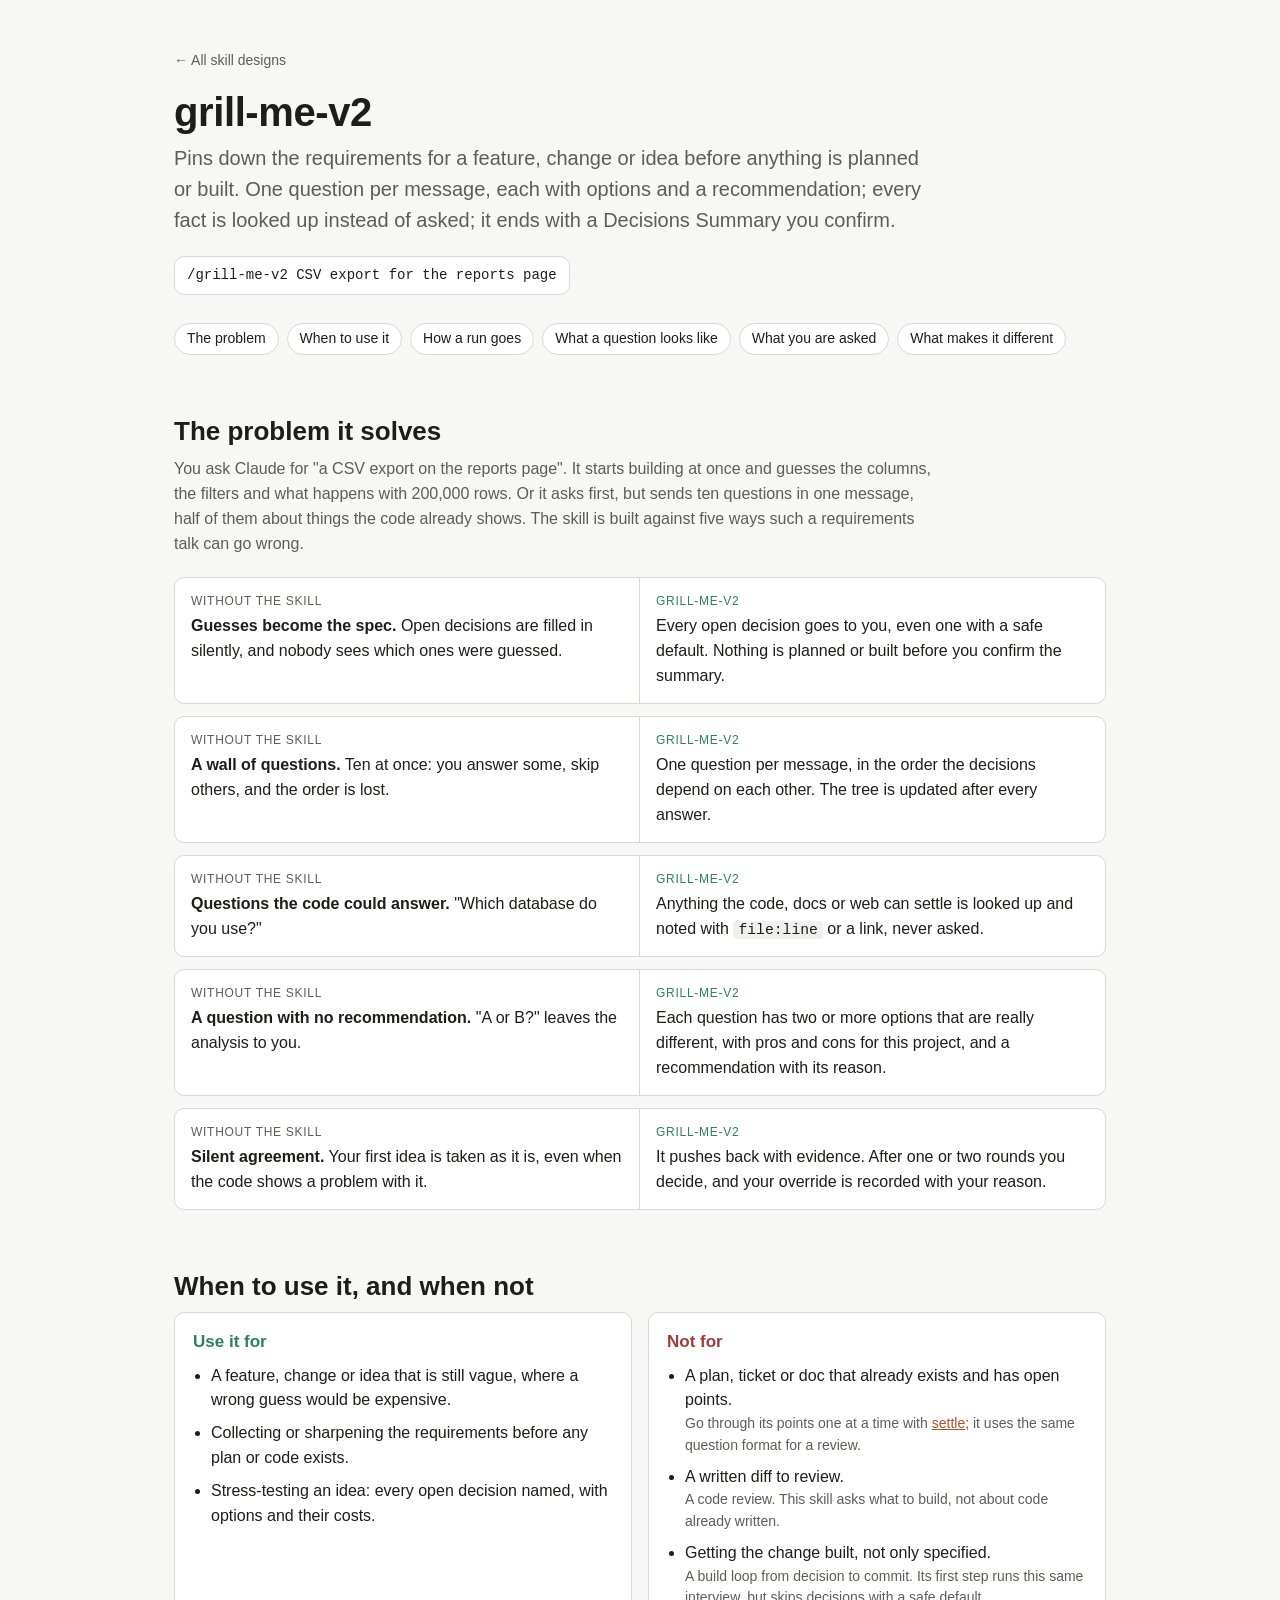
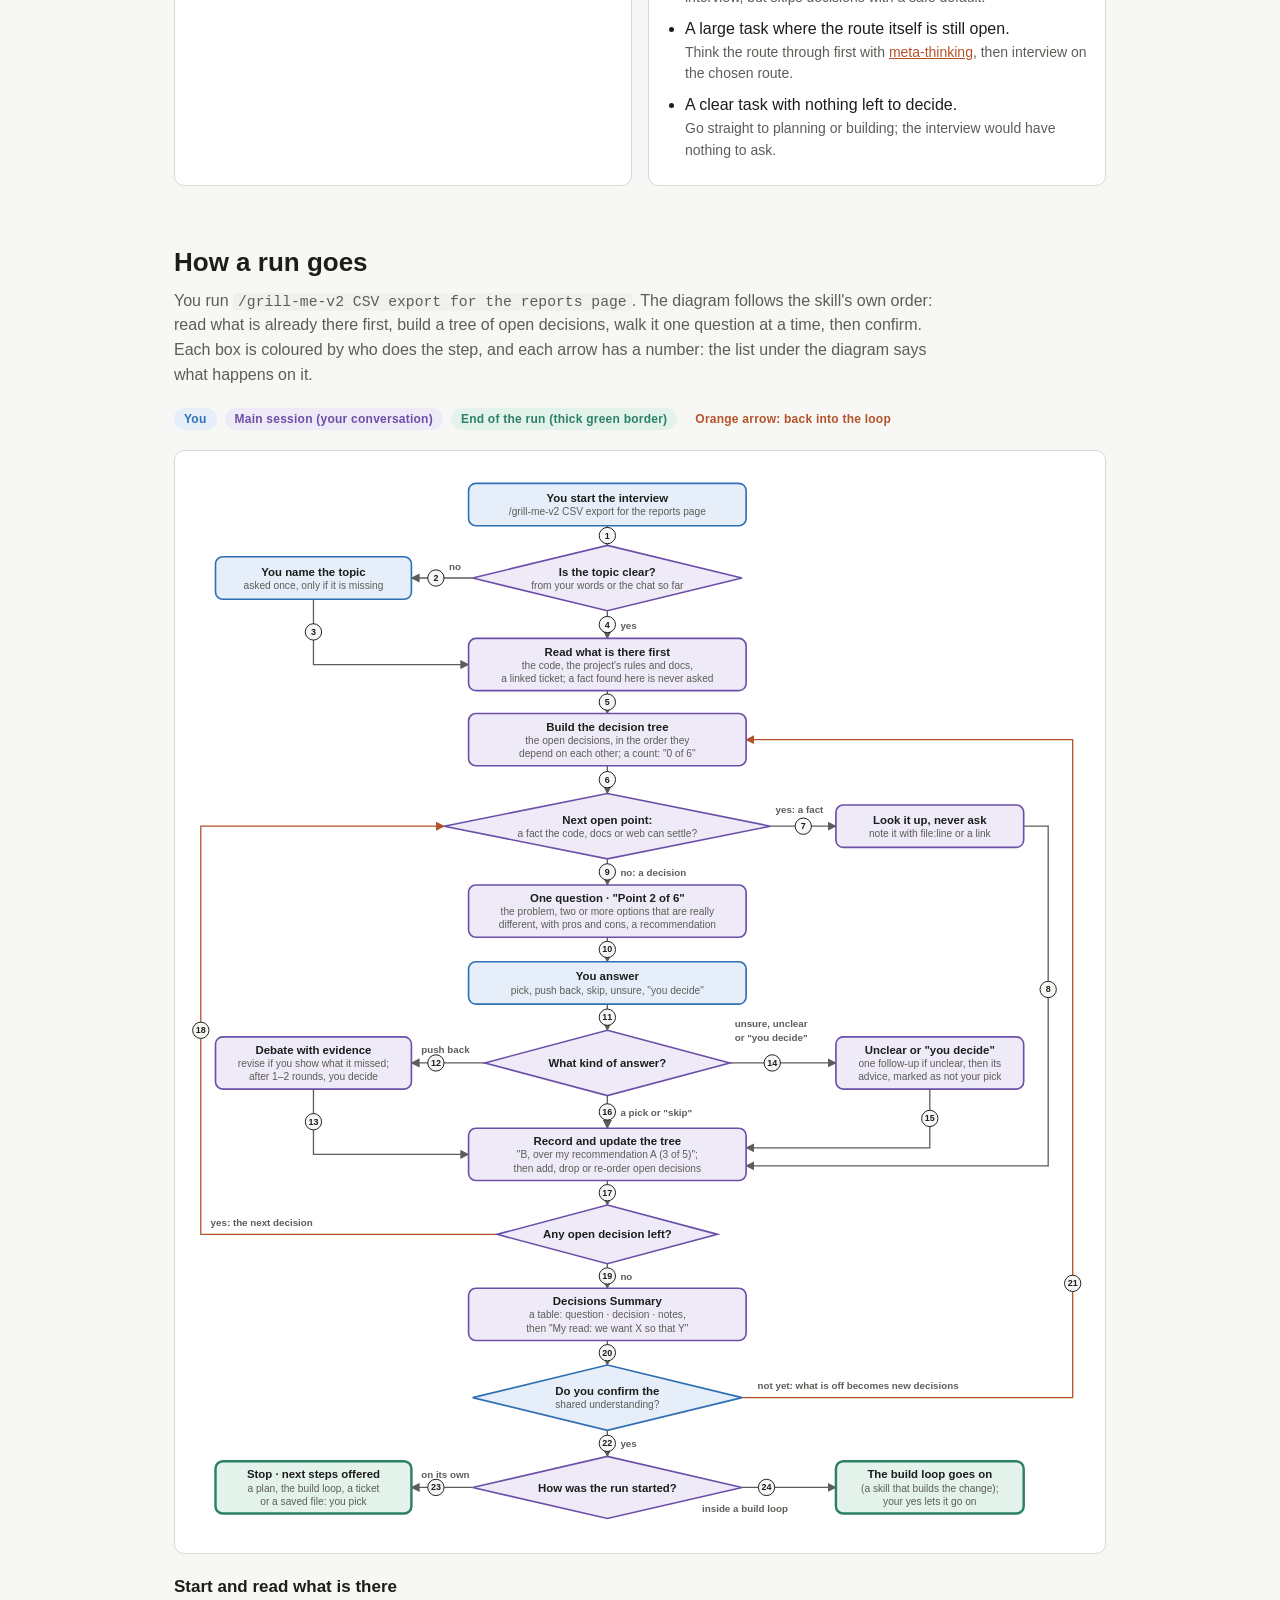
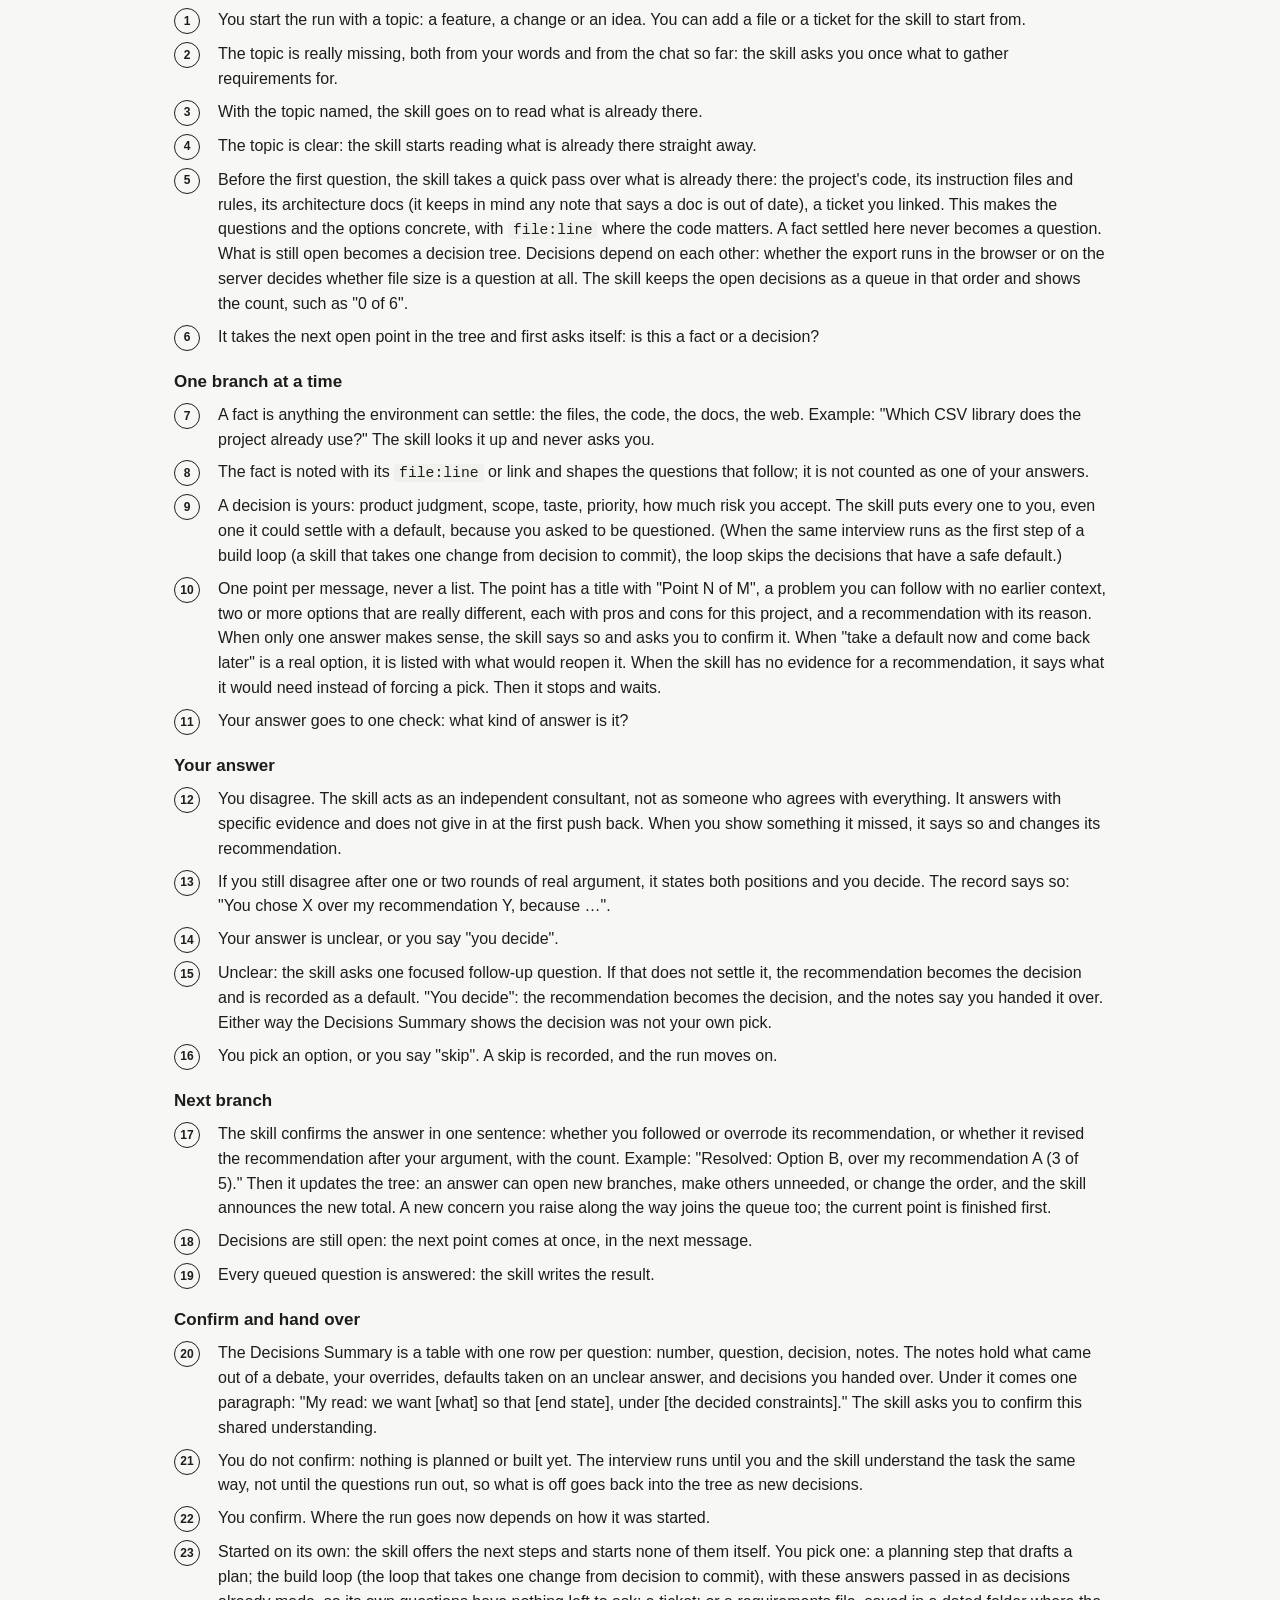
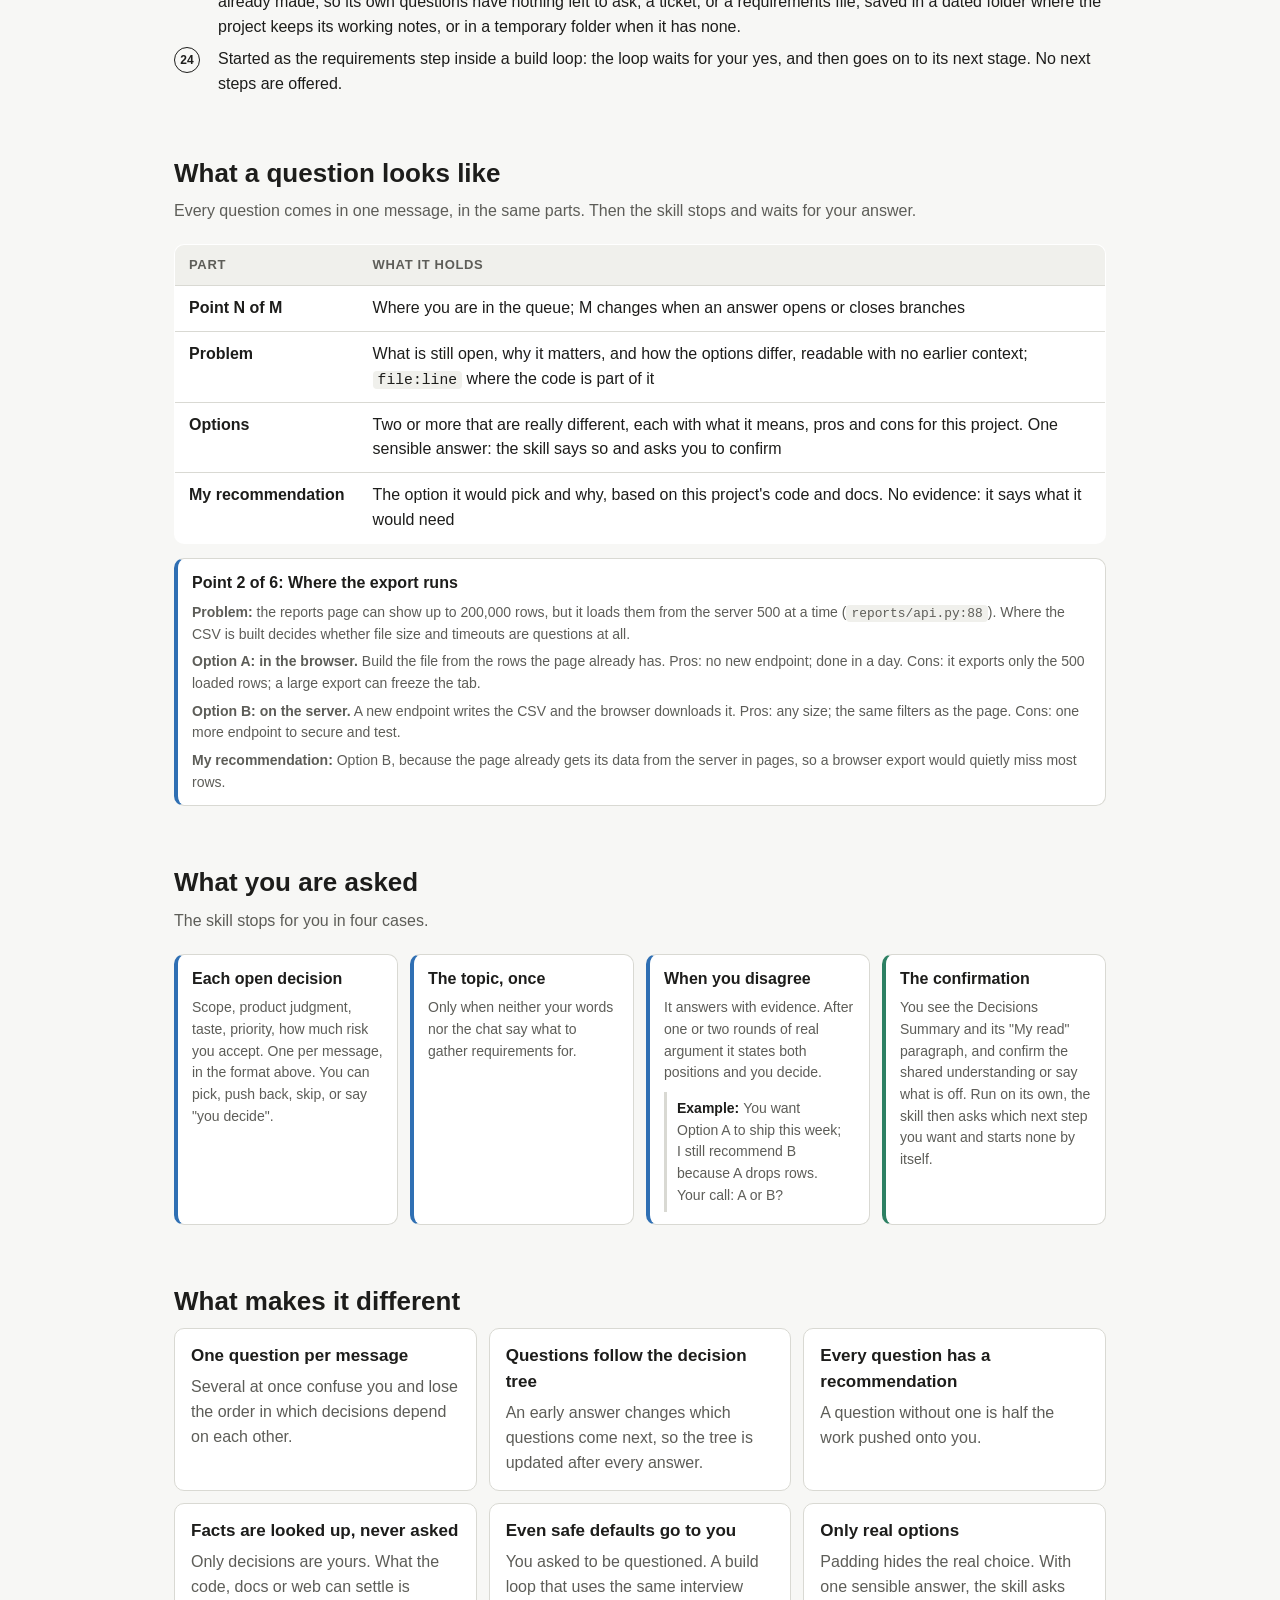
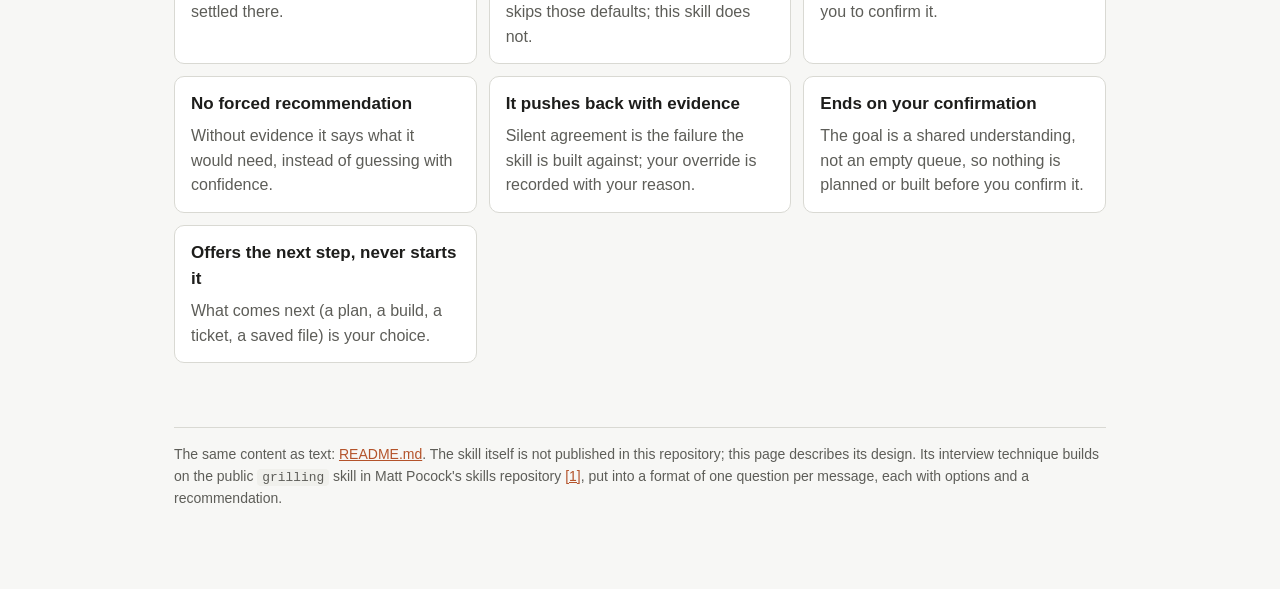
<file: skill-designs/grill-me-v2/index.html>
<!doctype html>
<html lang="en">
<head>
<meta charset="utf-8">
<meta name="viewport" content="width=device-width, initial-scale=1">
<title>grill-me-v2: how it works</title>
<link rel="stylesheet" href="../style.css">
</head>
<body>
<main>
  <a class="back" href="../index.html">&larr; All skill designs</a>
  <h1>grill-me-v2</h1>
  <p class="tagline">Pins down the requirements for a feature, change or idea before anything is planned or built. One question per message, each with options and a recommendation; every fact is looked up instead of asked; it ends with a Decisions Summary you confirm.</p>
  <span class="command">/grill-me-v2 CSV export for the reports page</span>

  <nav class="toc">
    <a href="#problem">The problem</a>
    <a href="#fit">When to use it</a>
    <a href="#run">How a run goes</a>
    <a href="#question">What a question looks like</a>
    <a href="#asked">What you are asked</a>
    <a href="#different">What makes it different</a>
  </nav>

  <section id="problem">
    <h2>The problem it solves</h2>
    <p class="lead">You ask Claude for "a CSV export on the reports page". It starts building at once and guesses the columns, the filters and what happens with 200,000 rows. Or it asks first, but sends ten questions in one message, half of them about things the code already shows. The skill is built against five ways such a requirements talk can go wrong.</p>
    <div class="pairs">
      <div class="pair">
        <div class="without"><span class="label">Without the skill</span><b>Guesses become the spec.</b> Open decisions are filled in silently, and nobody sees which ones were guessed.</div>
        <div class="with"><span class="label">grill-me-v2</span>Every open decision goes to you, even one with a safe default. Nothing is planned or built before you confirm the summary.</div>
      </div>
      <div class="pair">
        <div class="without"><span class="label">Without the skill</span><b>A wall of questions.</b> Ten at once: you answer some, skip others, and the order is lost.</div>
        <div class="with"><span class="label">grill-me-v2</span>One question per message, in the order the decisions depend on each other. The tree is updated after every answer.</div>
      </div>
      <div class="pair">
        <div class="without"><span class="label">Without the skill</span><b>Questions the code could answer.</b> "Which database do you use?"</div>
        <div class="with"><span class="label">grill-me-v2</span>Anything the code, docs or web can settle is looked up and noted with <code>file:line</code> or a link, never asked.</div>
      </div>
      <div class="pair">
        <div class="without"><span class="label">Without the skill</span><b>A question with no recommendation.</b> "A or B?" leaves the analysis to you.</div>
        <div class="with"><span class="label">grill-me-v2</span>Each question has two or more options that are really different, with pros and cons for this project, and a recommendation with its reason.</div>
      </div>
      <div class="pair">
        <div class="without"><span class="label">Without the skill</span><b>Silent agreement.</b> Your first idea is taken as it is, even when the code shows a problem with it.</div>
        <div class="with"><span class="label">grill-me-v2</span>It pushes back with evidence. After one or two rounds you decide, and your override is recorded with your reason.</div>
      </div>
    </div>
  </section>

  <section id="fit">
    <h2>When to use it, and when not</h2>
    <div class="fit">
      <div class="yes">
        <h3>Use it for</h3>
        <ul>
          <li>A feature, change or idea that is still vague, where a wrong guess would be expensive.</li>
          <li>Collecting or sharpening the requirements before any plan or code exists.</li>
          <li>Stress-testing an idea: every open decision named, with options and their costs.</li>
        </ul>
      </div>
      <div class="no">
        <h3>Not for</h3>
        <ul>
          <li>A plan, ticket or doc that already exists and has open points.<span class="instead">Go through its points one at a time with <a href="../settle/index.html">settle</a>; it uses the same question format for a review.</span></li>
          <li>A written diff to review.<span class="instead">A code review. This skill asks what to build, not about code already written.</span></li>
          <li>Getting the change built, not only specified.<span class="instead">A build loop from decision to commit. Its first step runs this same interview, but skips decisions with a safe default.</span></li>
          <li>A large task where the route itself is still open.<span class="instead">Think the route through first with <a href="../meta-thinking/index.html">meta-thinking</a>, then interview on the chosen route.</span></li>
          <li>A clear task with nothing left to decide.<span class="instead">Go straight to planning or building; the interview would have nothing to ask.</span></li>
        </ul>
      </div>
    </div>
  </section>

  <section id="run">
    <h2>How a run goes</h2>
    <p class="lead">You run <code>/grill-me-v2 CSV export for the reports page</code>. The diagram follows the skill's own order: read what is already there first, build a tree of open decisions, walk it one question at a time, then confirm. Each box is coloured by who does the step, and each arrow has a number: the list under the diagram says what happens on it.</p>
    <div class="legend">
      <span class="chip you">You</span>
      <span class="chip main">Main session (your conversation)</span>
      <span class="chip agent">End of the run (thick green border)</span>
      <span class="chip" style="color: var(--accent)">Orange arrow: back into the loop</span>
    </div>
    <div class="diagram">
<svg viewBox="0 0 1100 1310" role="img" aria-labelledby="gm-title"><title id="gm-title">How a grill-me-v2 run goes, arrow by arrow</title>
<defs><marker id="gm-ah" viewBox="0 0 10 10" refX="9" refY="5" markerWidth="7" markerHeight="7" orient="auto-start-reverse"><path class="dg-arrow" d="M0,0 L10,5 L0,10 z"/></marker>
<marker id="gm-ahl" viewBox="0 0 10 10" refX="9" refY="5" markerWidth="7" markerHeight="7" orient="auto-start-reverse"><path class="dg-arrow loop" d="M0,0 L10,5 L0,10 z"/></marker></defs>
<path class="dg-edge " d="M510,72 L510,96" marker-end="url(#gm-ah)"/>
<path class="dg-edge " d="M345,136 L270,136" marker-end="url(#gm-ah)"/>
<path class="dg-edge " d="M150,162 L150,242 L340,242" marker-end="url(#gm-ah)"/>
<path class="dg-edge " d="M510,176 L510,210" marker-end="url(#gm-ah)"/>
<path class="dg-edge " d="M510,274 L510,302" marker-end="url(#gm-ah)"/>
<path class="dg-edge " d="M510,366 L510,400" marker-end="url(#gm-ah)"/>
<path class="dg-edge " d="M710,440 L790,440" marker-end="url(#gm-ah)"/>
<path class="dg-edge " d="M1020,440 L1050,440 L1050,856 L680,856" marker-end="url(#gm-ah)"/>
<path class="dg-edge " d="M510,480 L510,512" marker-end="url(#gm-ah)"/>
<path class="dg-edge " d="M510,576 L510,606" marker-end="url(#gm-ah)"/>
<path class="dg-edge " d="M510,658 L510,690" marker-end="url(#gm-ah)"/>
<path class="dg-edge " d="M360,730 L270,730" marker-end="url(#gm-ah)"/>
<path class="dg-edge " d="M150,762 L150,842 L340,842" marker-end="url(#gm-ah)"/>
<path class="dg-edge " d="M660,730 L790,730" marker-end="url(#gm-ah)"/>
<path class="dg-edge " d="M905,762 L905,834 L680,834" marker-end="url(#gm-ah)"/>
<path class="dg-edge " d="M510,770 L510,810" marker-end="url(#gm-ah)"/>
<path class="dg-edge " d="M510,874 L510,904" marker-end="url(#gm-ah)"/>
<path class="dg-edge loop" d="M375,940 L12,940 L12,440 L310,440" marker-end="url(#gm-ahl)"/>
<path class="dg-edge " d="M510,976 L510,1006" marker-end="url(#gm-ah)"/>
<path class="dg-edge " d="M510,1070 L510,1100" marker-end="url(#gm-ah)"/>
<path class="dg-edge loop" d="M675,1140 L1080,1140 L1080,334 L680,334" marker-end="url(#gm-ahl)"/>
<path class="dg-edge " d="M510,1180 L510,1212" marker-end="url(#gm-ah)"/>
<path class="dg-edge " d="M345,1250 L270,1250" marker-end="url(#gm-ah)"/>
<path class="dg-edge " d="M675,1250 L790,1250" marker-end="url(#gm-ah)"/>
<g class="dg-node you"><rect x="340" y="20" width="340" height="52" rx="9"/><text class="dg-title" x="510.0" y="43">You start the interview</text><text class="dg-sub" x="510.0" y="59">/grill-me-v2 CSV export for the reports page</text></g>
<g class="dg-node main"><polygon points="510.0,96 675,136.0 510.0,176 345,136.0"/><text class="dg-title" x="510.0" y="133">Is the topic clear?</text><text class="dg-sub" x="510.0" y="149">from your words or the chat so far</text></g>
<g class="dg-node you"><rect x="30" y="110" width="240" height="52" rx="9"/><text class="dg-title" x="150.0" y="133">You name the topic</text><text class="dg-sub" x="150.0" y="149">asked once, only if it is missing</text></g>
<g class="dg-node main"><rect x="340" y="210" width="340" height="64" rx="9"/><text class="dg-title" x="510.0" y="231">Read what is there first</text><text class="dg-sub" x="510.0" y="247">the code, the project&#x27;s rules and docs,</text><text class="dg-sub" x="510.0" y="263">a linked ticket; a fact found here is never asked</text></g>
<g class="dg-node main"><rect x="340" y="302" width="340" height="64" rx="9"/><text class="dg-title" x="510.0" y="323">Build the decision tree</text><text class="dg-sub" x="510.0" y="339">the open decisions, in the order they</text><text class="dg-sub" x="510.0" y="355">depend on each other; a count: &quot;0 of 6&quot;</text></g>
<g class="dg-node main"><polygon points="510.0,400 710,440.0 510.0,480 310,440.0"/><text class="dg-title" x="510.0" y="437">Next open point:</text><text class="dg-sub" x="510.0" y="453">a fact the code, docs or web can settle?</text></g>
<g class="dg-node main"><rect x="790" y="414" width="230" height="52" rx="9"/><text class="dg-title" x="905.0" y="437">Look it up, never ask</text><text class="dg-sub" x="905.0" y="453">note it with file:line or a link</text></g>
<g class="dg-node main"><rect x="340" y="512" width="340" height="64" rx="9"/><text class="dg-title" x="510.0" y="533">One question · &quot;Point 2 of 6&quot;</text><text class="dg-sub" x="510.0" y="549">the problem, two or more options that are really</text><text class="dg-sub" x="510.0" y="565">different, with pros and cons, a recommendation</text></g>
<g class="dg-node you"><rect x="340" y="606" width="340" height="52" rx="9"/><text class="dg-title" x="510.0" y="629">You answer</text><text class="dg-sub" x="510.0" y="645">pick, push back, skip, unsure, &quot;you decide&quot;</text></g>
<g class="dg-node main"><polygon points="510.0,690 660,730.0 510.0,770 360,730.0"/><text class="dg-title" x="510.0" y="735">What kind of answer?</text></g>
<g class="dg-node main"><rect x="30" y="698" width="240" height="64" rx="9"/><text class="dg-title" x="150.0" y="719">Debate with evidence</text><text class="dg-sub" x="150.0" y="735">revise if you show what it missed;</text><text class="dg-sub" x="150.0" y="751">after 1–2 rounds, you decide</text></g>
<g class="dg-node main"><rect x="790" y="698" width="230" height="64" rx="9"/><text class="dg-title" x="905.0" y="719">Unclear or &quot;you decide&quot;</text><text class="dg-sub" x="905.0" y="735">one follow-up if unclear, then its</text><text class="dg-sub" x="905.0" y="751">advice, marked as not your pick</text></g>
<g class="dg-node main"><rect x="340" y="810" width="340" height="64" rx="9"/><text class="dg-title" x="510.0" y="831">Record and update the tree</text><text class="dg-sub" x="510.0" y="847">&quot;B, over my recommendation A (3 of 5)&quot;;</text><text class="dg-sub" x="510.0" y="863">then add, drop or re-order open decisions</text></g>
<g class="dg-node main"><polygon points="510.0,904 645,940.0 510.0,976 375,940.0"/><text class="dg-title" x="510.0" y="945">Any open decision left?</text></g>
<g class="dg-node main"><rect x="340" y="1006" width="340" height="64" rx="9"/><text class="dg-title" x="510.0" y="1027">Decisions Summary</text><text class="dg-sub" x="510.0" y="1043">a table: question · decision · notes,</text><text class="dg-sub" x="510.0" y="1059">then &quot;My read: we want X so that Y&quot;</text></g>
<g class="dg-node you"><polygon points="510.0,1100 675,1140.0 510.0,1180 345,1140.0"/><text class="dg-title" x="510.0" y="1137">Do you confirm the</text><text class="dg-sub" x="510.0" y="1153">shared understanding?</text></g>
<g class="dg-node main"><polygon points="510.0,1212 675,1250.0 510.0,1288 345,1250.0"/><text class="dg-title" x="510.0" y="1255">How was the run started?</text></g>
<g class="dg-node done"><rect x="30" y="1218" width="240" height="64" rx="9"/><text class="dg-title" x="150.0" y="1239">Stop · next steps offered</text><text class="dg-sub" x="150.0" y="1255">a plan, the build loop, a ticket</text><text class="dg-sub" x="150.0" y="1271">or a saved file: you pick</text></g>
<g class="dg-node done"><rect x="790" y="1218" width="230" height="64" rx="9"/><text class="dg-title" x="905.0" y="1239">The build loop goes on</text><text class="dg-sub" x="905.0" y="1255">(a skill that builds the change);</text><text class="dg-sub" x="905.0" y="1271">your yes lets it go on</text></g>
<g class="dg-badge"><circle cx="510" cy="84" r="10"/><text x="510" y="84">1</text></g>
<text class="dg-label" x="316" y="126">no</text>
<g class="dg-badge"><circle cx="300" cy="136" r="10"/><text x="300" y="136">2</text></g>
<g class="dg-badge"><circle cx="150" cy="202" r="10"/><text x="150" y="202">3</text></g>
<text class="dg-label" x="526" y="198">yes</text>
<g class="dg-badge"><circle cx="510" cy="193" r="10"/><text x="510" y="193">4</text></g>
<g class="dg-badge"><circle cx="510" cy="288" r="10"/><text x="510" y="288">5</text></g>
<g class="dg-badge"><circle cx="510" cy="383" r="10"/><text x="510" y="383">6</text></g>
<text class="dg-label" x="716" y="424">yes: a fact</text>
<g class="dg-badge"><circle cx="750" cy="440" r="10"/><text x="750" y="440">7</text></g>
<g class="dg-badge"><circle cx="1050" cy="640" r="10"/><text x="1050" y="640">8</text></g>
<text class="dg-label" x="526" y="501">no: a decision</text>
<g class="dg-badge"><circle cx="510" cy="496" r="10"/><text x="510" y="496">9</text></g>
<g class="dg-badge"><circle cx="510" cy="591" r="10"/><text x="510" y="591">10</text></g>
<g class="dg-badge"><circle cx="510" cy="674" r="10"/><text x="510" y="674">11</text></g>
<text class="dg-label" x="282" y="718">push back</text>
<g class="dg-badge"><circle cx="300" cy="730" r="10"/><text x="300" y="730">12</text></g>
<g class="dg-badge"><circle cx="150" cy="802" r="10"/><text x="150" y="802">13</text></g>
<text class="dg-label" x="666" y="686">unsure, unclear</text>
<text class="dg-label" x="666" y="703">or &quot;you decide&quot;</text>
<g class="dg-badge"><circle cx="712" cy="730" r="10"/><text x="712" y="730">14</text></g>
<g class="dg-badge"><circle cx="905" cy="798" r="10"/><text x="905" y="798">15</text></g>
<text class="dg-label" x="526" y="795">a pick or &quot;skip&quot;</text>
<g class="dg-badge"><circle cx="510" cy="790" r="10"/><text x="510" y="790">16</text></g>
<g class="dg-badge"><circle cx="510" cy="889" r="10"/><text x="510" y="889">17</text></g>
<text class="dg-label" x="24" y="930">yes: the next decision</text>
<g class="dg-badge"><circle cx="12" cy="690" r="10"/><text x="12" y="690">18</text></g>
<text class="dg-label" x="526" y="996">no</text>
<g class="dg-badge"><circle cx="510" cy="991" r="10"/><text x="510" y="991">19</text></g>
<g class="dg-badge"><circle cx="510" cy="1085" r="10"/><text x="510" y="1085">20</text></g>
<text class="dg-label" x="694" y="1130">not yet: what is off becomes new decisions</text>
<g class="dg-badge"><circle cx="1080" cy="1000" r="10"/><text x="1080" y="1000">21</text></g>
<text class="dg-label" x="526" y="1201">yes</text>
<g class="dg-badge"><circle cx="510" cy="1196" r="10"/><text x="510" y="1196">22</text></g>
<text class="dg-label" x="282" y="1238">on its own</text>
<g class="dg-badge"><circle cx="300" cy="1250" r="10"/><text x="300" y="1250">23</text></g>
<text class="dg-label" x="626" y="1280">inside a build loop</text>
<g class="dg-badge"><circle cx="705" cy="1250" r="10"/><text x="705" y="1250">24</text></g>
</svg>
    </div>
<div class="arrows">
<h3>Start and read what is there</h3><ol>
<li value="1"><span class="n">1</span><span>You start the run with a topic: a feature, a change or an idea. You can add a file or a ticket for the skill to start from.</span></li>
<li value="2"><span class="n">2</span><span>The topic is really missing, both from your words and from the chat so far: the skill asks you once what to gather requirements for.</span></li>
<li value="3"><span class="n">3</span><span>With the topic named, the skill goes on to read what is already there.</span></li>
<li value="4"><span class="n">4</span><span>The topic is clear: the skill starts reading what is already there straight away.</span></li>
<li value="5"><span class="n">5</span><span>Before the first question, the skill takes a quick pass over what is already there: the project's code, its instruction files and rules, its architecture docs (it keeps in mind any note that says a doc is out of date), a ticket you linked. This makes the questions and the options concrete, with <code>file:line</code> where the code matters. A fact settled here never becomes a question. What is still open becomes a decision tree. Decisions depend on each other: whether the export runs in the browser or on the server decides whether file size is a question at all. The skill keeps the open decisions as a queue in that order and shows the count, such as "0 of 6".</span></li>
<li value="6"><span class="n">6</span><span>It takes the next open point in the tree and first asks itself: is this a fact or a decision?</span></li>
</ol>
<h3>One branch at a time</h3><ol>
<li value="7"><span class="n">7</span><span>A fact is anything the environment can settle: the files, the code, the docs, the web. Example: "Which CSV library does the project already use?" The skill looks it up and never asks you.</span></li>
<li value="8"><span class="n">8</span><span>The fact is noted with its <code>file:line</code> or link and shapes the questions that follow; it is not counted as one of your answers.</span></li>
<li value="9"><span class="n">9</span><span>A decision is yours: product judgment, scope, taste, priority, how much risk you accept. The skill puts every one to you, even one it could settle with a default, because you asked to be questioned. (When the same interview runs as the first step of a build loop (a skill that takes one change from decision to commit), the loop skips the decisions that have a safe default.)</span></li>
<li value="10"><span class="n">10</span><span>One point per message, never a list. The point has a title with "Point N of M", a problem you can follow with no earlier context, two or more options that are really different, each with pros and cons for this project, and a recommendation with its reason. When only one answer makes sense, the skill says so and asks you to confirm it. When "take a default now and come back later" is a real option, it is listed with what would reopen it. When the skill has no evidence for a recommendation, it says what it would need instead of forcing a pick. Then it stops and waits.</span></li>
<li value="11"><span class="n">11</span><span>Your answer goes to one check: what kind of answer is it?</span></li>
</ol>
<h3>Your answer</h3><ol>
<li value="12"><span class="n">12</span><span>You disagree. The skill acts as an independent consultant, not as someone who agrees with everything. It answers with specific evidence and does not give in at the first push back. When you show something it missed, it says so and changes its recommendation.</span></li>
<li value="13"><span class="n">13</span><span>If you still disagree after one or two rounds of real argument, it states both positions and you decide. The record says so: "You chose X over my recommendation Y, because …".</span></li>
<li value="14"><span class="n">14</span><span>Your answer is unclear, or you say "you decide".</span></li>
<li value="15"><span class="n">15</span><span>Unclear: the skill asks one focused follow-up question. If that does not settle it, the recommendation becomes the decision and is recorded as a default. "You decide": the recommendation becomes the decision, and the notes say you handed it over. Either way the Decisions Summary shows the decision was not your own pick.</span></li>
<li value="16"><span class="n">16</span><span>You pick an option, or you say "skip". A skip is recorded, and the run moves on.</span></li>
</ol>
<h3>Next branch</h3><ol>
<li value="17"><span class="n">17</span><span>The skill confirms the answer in one sentence: whether you followed or overrode its recommendation, or whether it revised the recommendation after your argument, with the count. Example: "Resolved: Option B, over my recommendation A (3 of 5)." Then it updates the tree: an answer can open new branches, make others unneeded, or change the order, and the skill announces the new total. A new concern you raise along the way joins the queue too; the current point is finished first.</span></li>
<li value="18"><span class="n">18</span><span>Decisions are still open: the next point comes at once, in the next message.</span></li>
<li value="19"><span class="n">19</span><span>Every queued question is answered: the skill writes the result.</span></li>
</ol>
<h3>Confirm and hand over</h3><ol>
<li value="20"><span class="n">20</span><span>The Decisions Summary is a table with one row per question: number, question, decision, notes. The notes hold what came out of a debate, your overrides, defaults taken on an unclear answer, and decisions you handed over. Under it comes one paragraph: "My read: we want [what] so that [end state], under [the decided constraints]." The skill asks you to confirm this shared understanding.</span></li>
<li value="21"><span class="n">21</span><span>You do not confirm: nothing is planned or built yet. The interview runs until you and the skill understand the task the same way, not until the questions run out, so what is off goes back into the tree as new decisions.</span></li>
<li value="22"><span class="n">22</span><span>You confirm. Where the run goes now depends on how it was started.</span></li>
<li value="23"><span class="n">23</span><span>Started on its own: the skill offers the next steps and starts none of them itself. You pick one: a planning step that drafts a plan; the build loop (the loop that takes one change from decision to commit), with these answers passed in as decisions already made, so its own questions have nothing left to ask; a ticket; or a requirements file, saved in a dated folder where the project keeps its working notes, or in a temporary folder when it has none.</span></li>
<li value="24"><span class="n">24</span><span>Started as the requirements step inside a build loop: the loop waits for your yes, and then goes on to its next stage. No next steps are offered.</span></li>
</ol>
</div>
  </section>

  <section id="question">
    <h2>What a question looks like</h2>
    <p class="lead">Every question comes in one message, in the same parts. Then the skill stops and waits for your answer.</p>
    <table>
      <thead><tr><th>Part</th><th>What it holds</th></tr></thead>
      <tbody>
        <tr><td>Point N of M</td><td>Where you are in the queue; M changes when an answer opens or closes branches</td></tr>
        <tr><td>Problem</td><td>What is still open, why it matters, and how the options differ, readable with no earlier context; <code>file:line</code> where the code is part of it</td></tr>
        <tr><td>Options</td><td>Two or more that are really different, each with what it means, pros and cons for this project. One sensible answer: the skill says so and asks you to confirm</td></tr>
        <tr><td>My recommendation</td><td>The option it would pick and why, based on this project's code and docs. No evidence: it says what it would need</td></tr>
      </tbody>
    </table>
    <div class="branches" style="margin-top: 14px">
      <div class="branch ask"><div class="then">Point 2 of 6: Where the export runs</div><p><b>Problem:</b> the reports page can show up to 200,000 rows, but it loads them from the server 500 at a time (<code>reports/api.py:88</code>). Where the CSV is built decides whether file size and timeouts are questions at all.</p><p><b>Option A: in the browser.</b> Build the file from the rows the page already has. Pros: no new endpoint; done in a day. Cons: it exports only the 500 loaded rows; a large export can freeze the tab.</p><p><b>Option B: on the server.</b> A new endpoint writes the CSV and the browser downloads it. Pros: any size; the same filters as the page. Cons: one more endpoint to secure and test.</p><p><b>My recommendation:</b> Option B, because the page already gets its data from the server in pages, so a browser export would quietly miss most rows.</p></div>
    </div>
  </section>

  <section id="asked">
    <h2>What you are asked</h2>
    <p class="lead">The skill stops for you in four cases.</p>
    <div class="branches">
      <div class="branch ask"><div class="then">Each open decision</div><p>Scope, product judgment, taste, priority, how much risk you accept. One per message, in the format above. You can pick, push back, skip, or say "you decide".</p></div>
      <div class="branch ask"><div class="then">The topic, once</div><p>Only when neither your words nor the chat say what to gather requirements for.</p></div>
      <div class="branch ask"><div class="then">When you disagree</div><p>It answers with evidence. After one or two rounds of real argument it states both positions and you decide.</p><div class="example">You want Option A to ship this week; I still recommend B because A drops rows. Your call: A or B?</div></div>
      <div class="branch go"><div class="then">The confirmation</div><p>You see the Decisions Summary and its "My read" paragraph, and confirm the shared understanding or say what is off. Run on its own, the skill then asks which next step you want and starts none by itself.</p></div>
    </div>
  </section>

  <section id="different">
    <h2>What makes it different</h2>
    <div class="choices">
      <div class="choice"><h3>One question per message</h3><p>Several at once confuse you and lose the order in which decisions depend on each other.</p></div>
      <div class="choice"><h3>Questions follow the decision tree</h3><p>An early answer changes which questions come next, so the tree is updated after every answer.</p></div>
      <div class="choice"><h3>Every question has a recommendation</h3><p>A question without one is half the work pushed onto you.</p></div>
      <div class="choice"><h3>Facts are looked up, never asked</h3><p>Only decisions are yours. What the code, docs or web can settle is settled there.</p></div>
      <div class="choice"><h3>Even safe defaults go to you</h3><p>You asked to be questioned. A build loop that uses the same interview skips those defaults; this skill does not.</p></div>
      <div class="choice"><h3>Only real options</h3><p>Padding hides the real choice. With one sensible answer, the skill asks you to confirm it.</p></div>
      <div class="choice"><h3>No forced recommendation</h3><p>Without evidence it says what it would need, instead of guessing with confidence.</p></div>
      <div class="choice"><h3>It pushes back with evidence</h3><p>Silent agreement is the failure the skill is built against; your override is recorded with your reason.</p></div>
      <div class="choice"><h3>Ends on your confirmation</h3><p>The goal is a shared understanding, not an empty queue, so nothing is planned or built before you confirm it.</p></div>
      <div class="choice"><h3>Offers the next step, never starts it</h3><p>What comes next (a plan, a build, a ticket, a saved file) is your choice.</p></div>
    </div>
  </section>

  <footer>
    The same content as text: <a href="README.md">README.md</a>. The skill itself is not published in this repository; this page describes its design. Its interview technique builds on the public <code>grilling</code> skill in Matt Pocock's skills repository <a href="https://github.com/mattpocock/skills/tree/main/skills/productivity/grilling">[1]</a>, put into a format of one question per message, each with options and a recommendation.
  </footer>
</main>
</body>
</html>
</file>
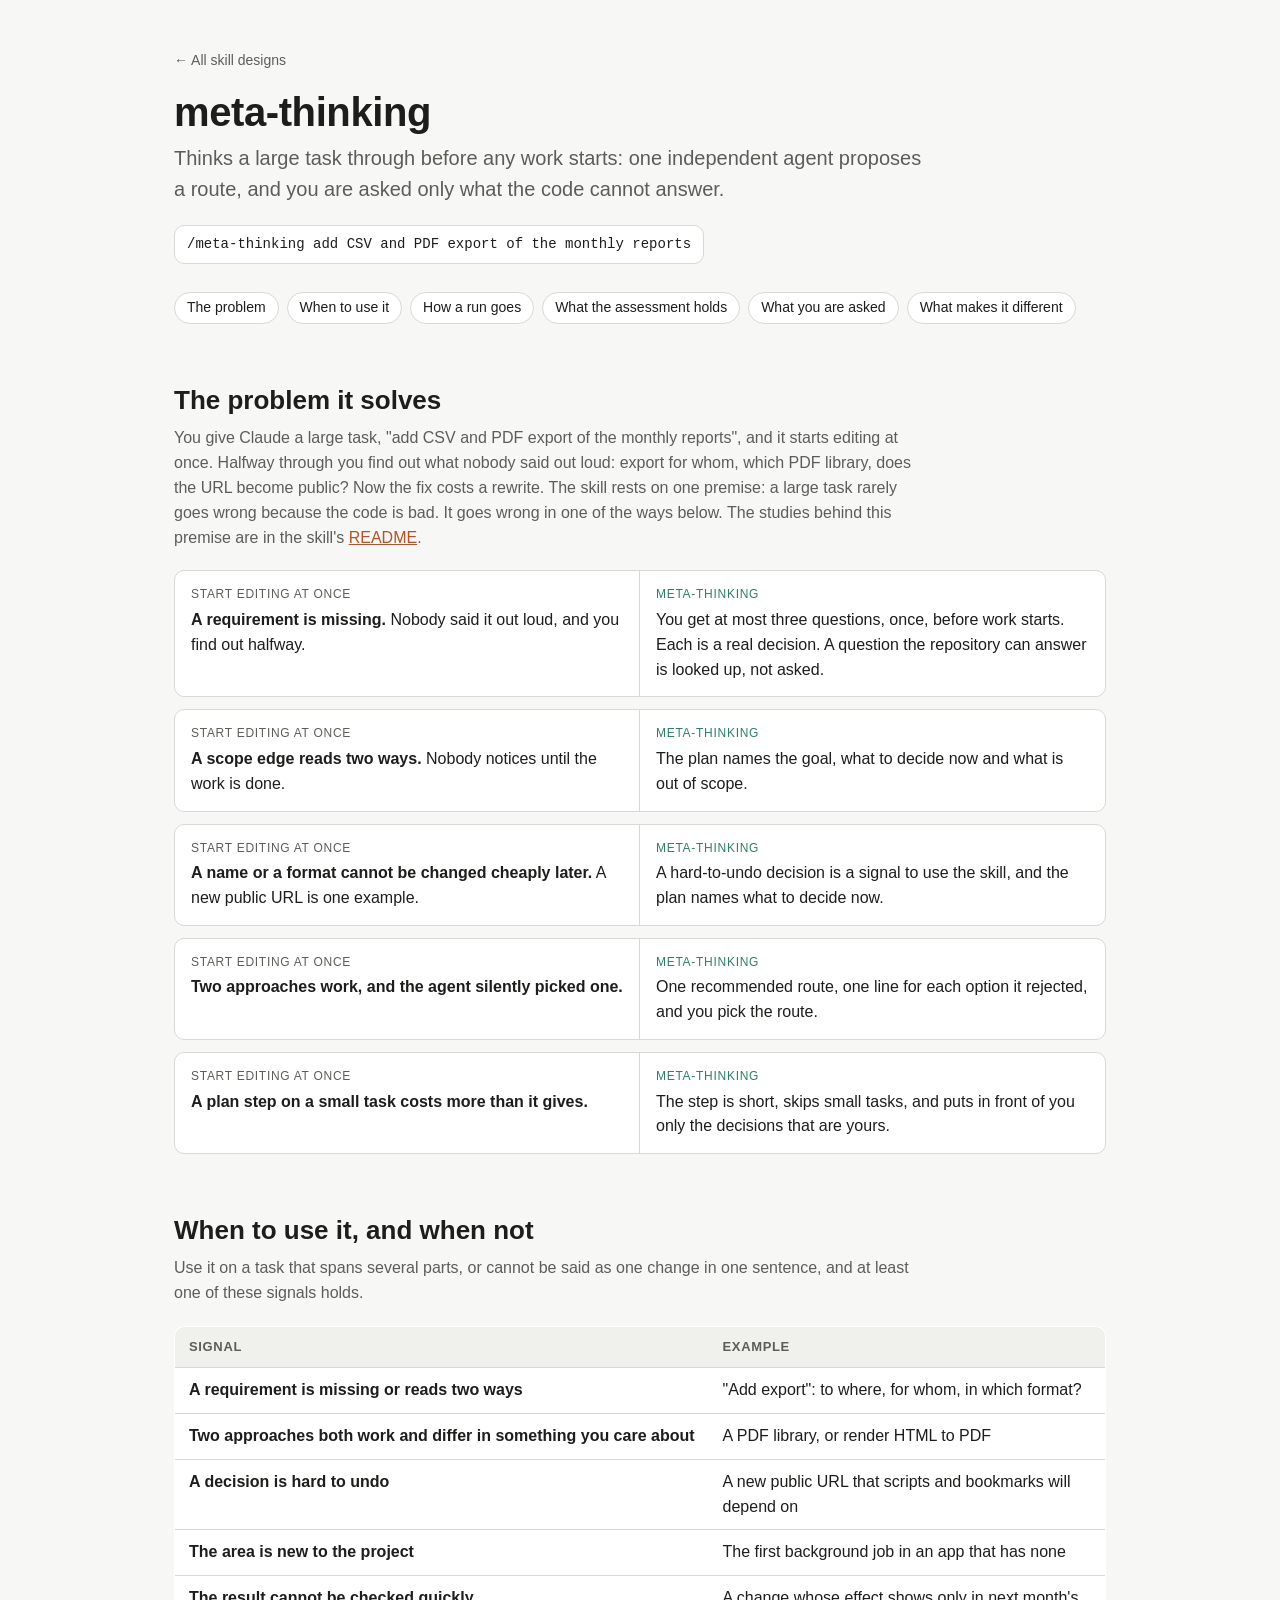
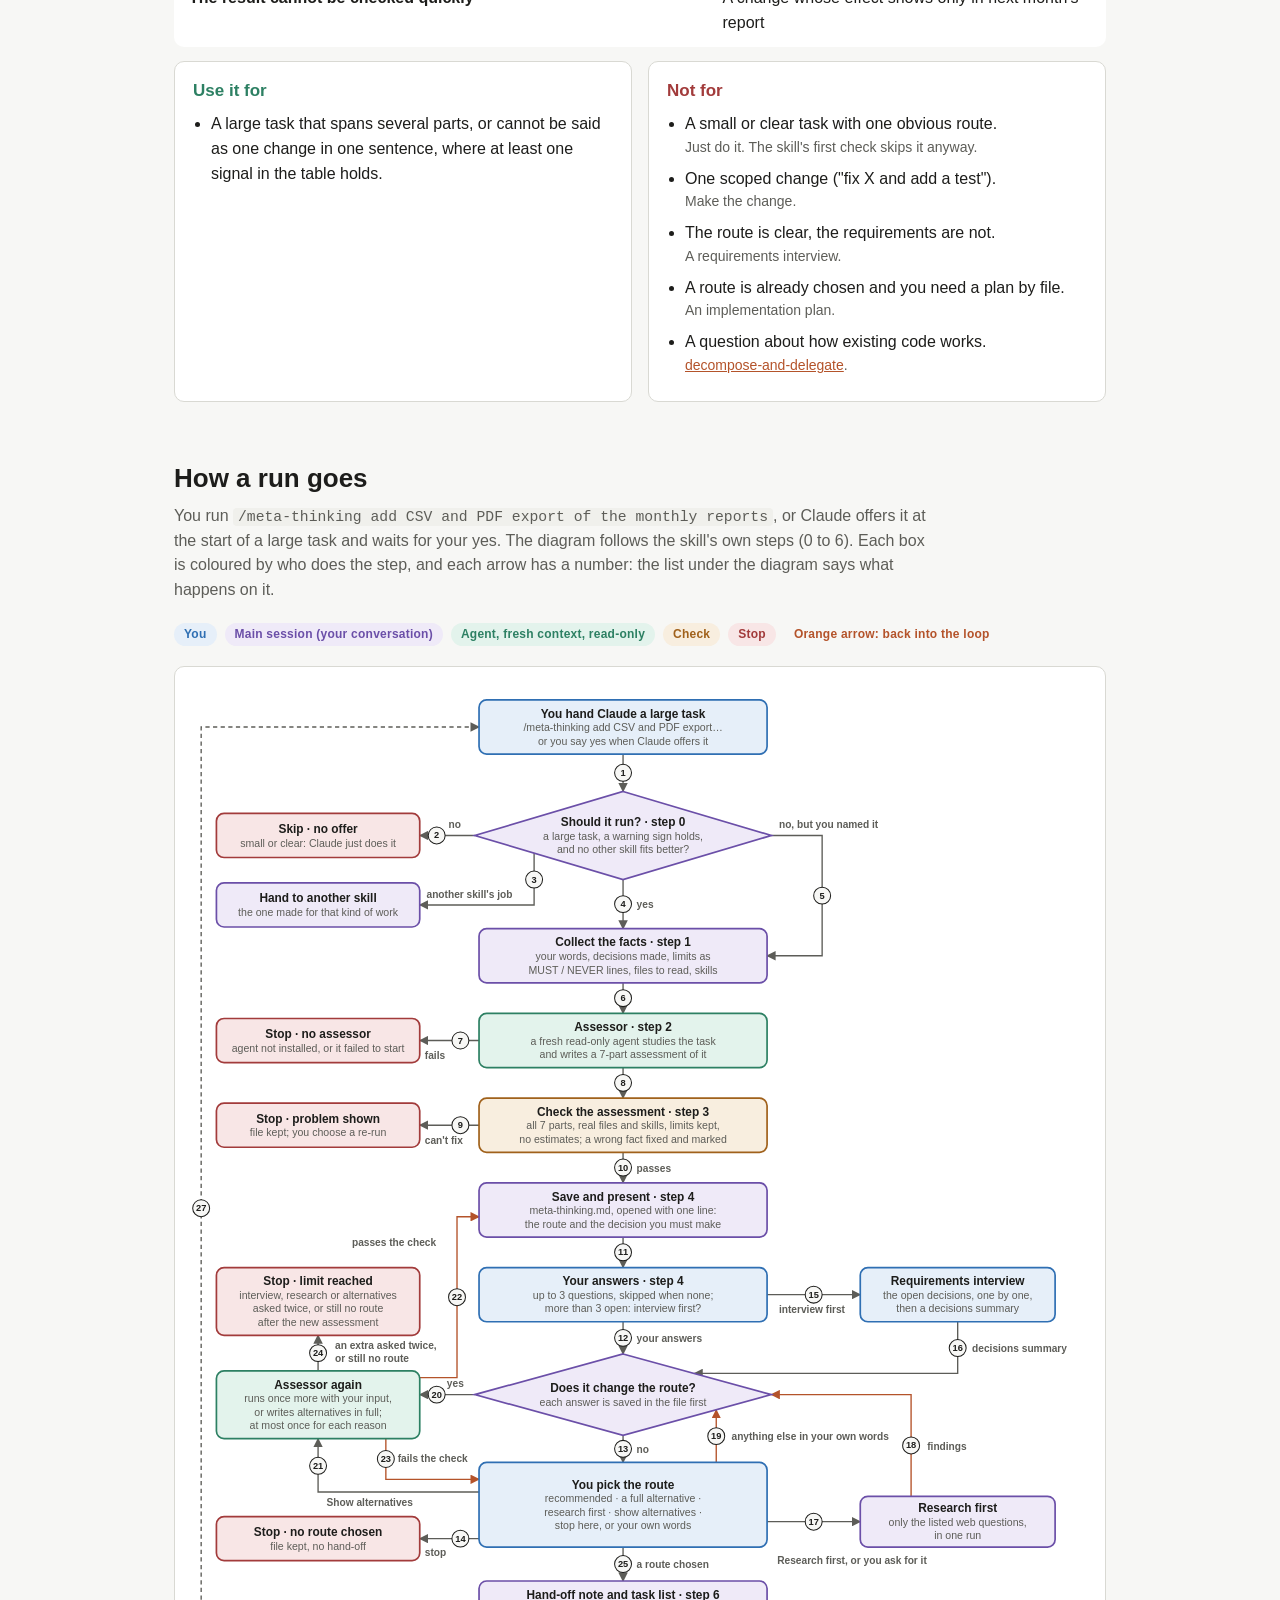
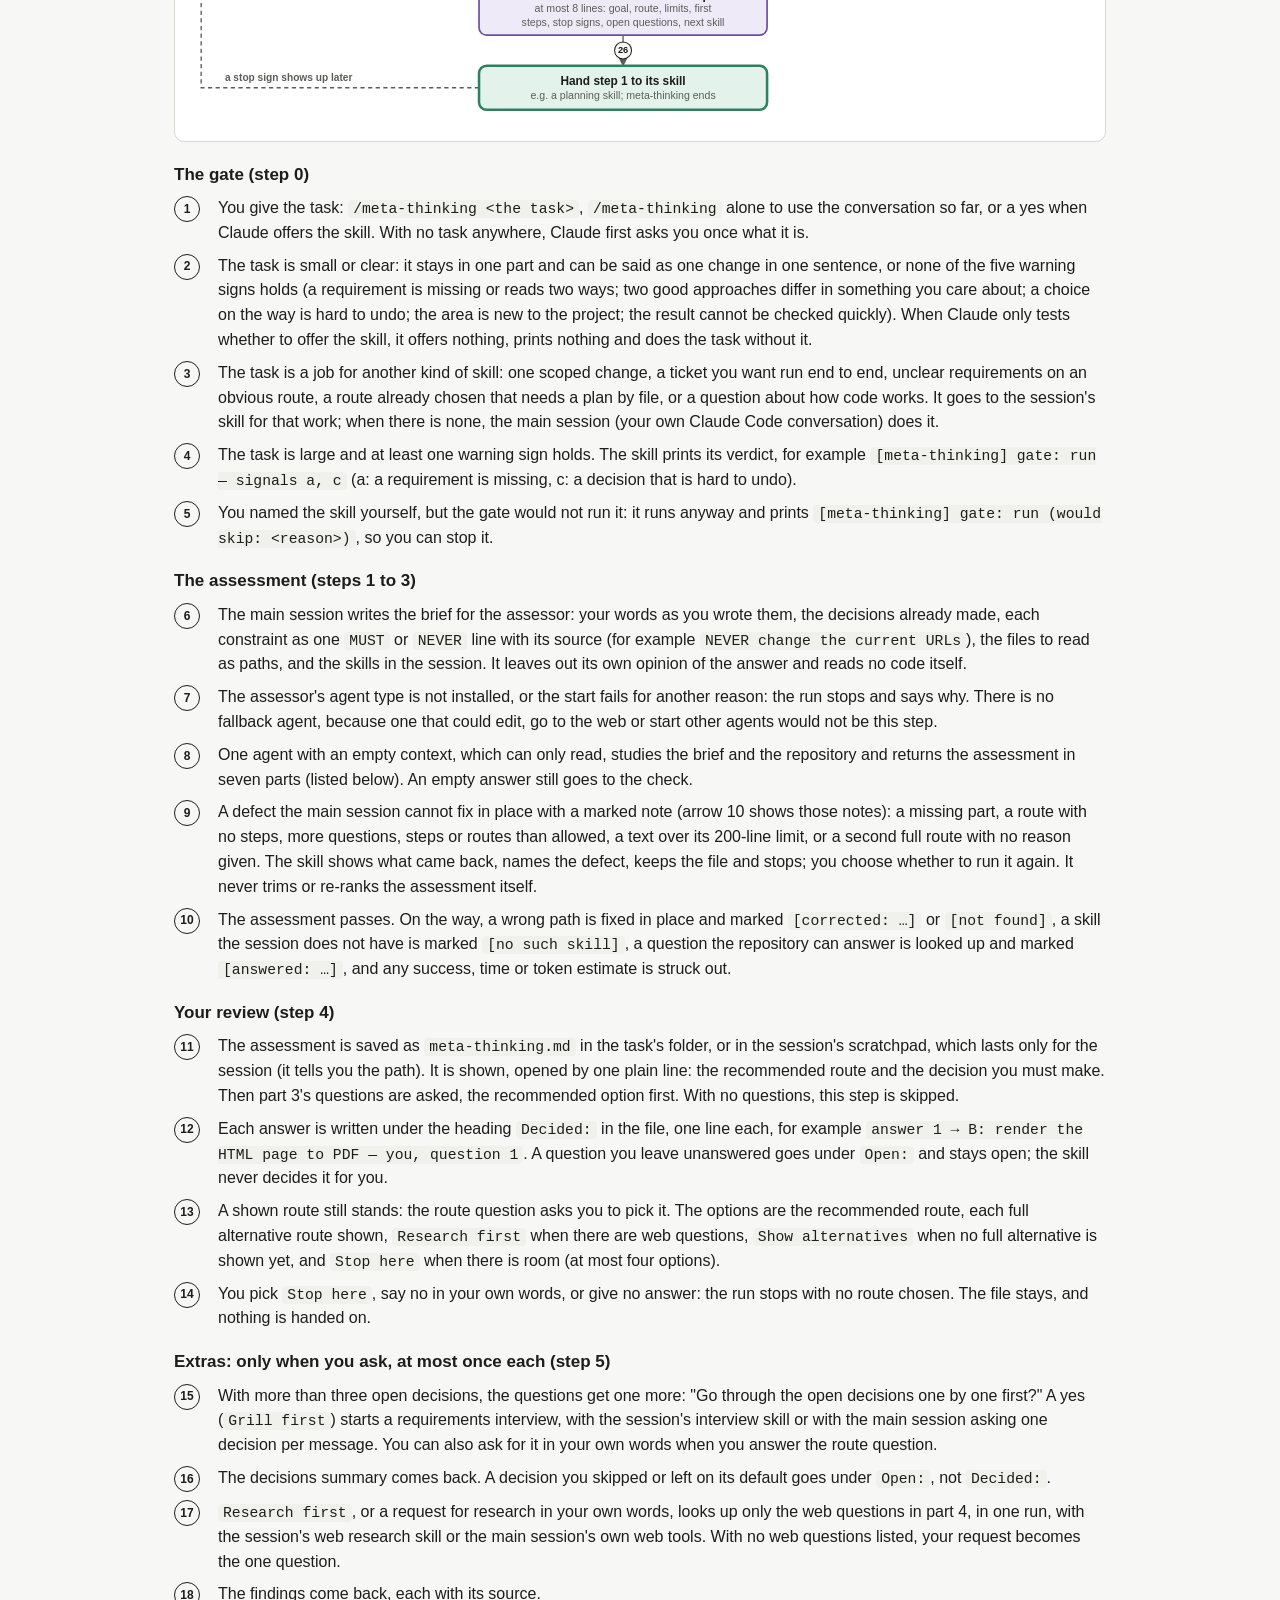
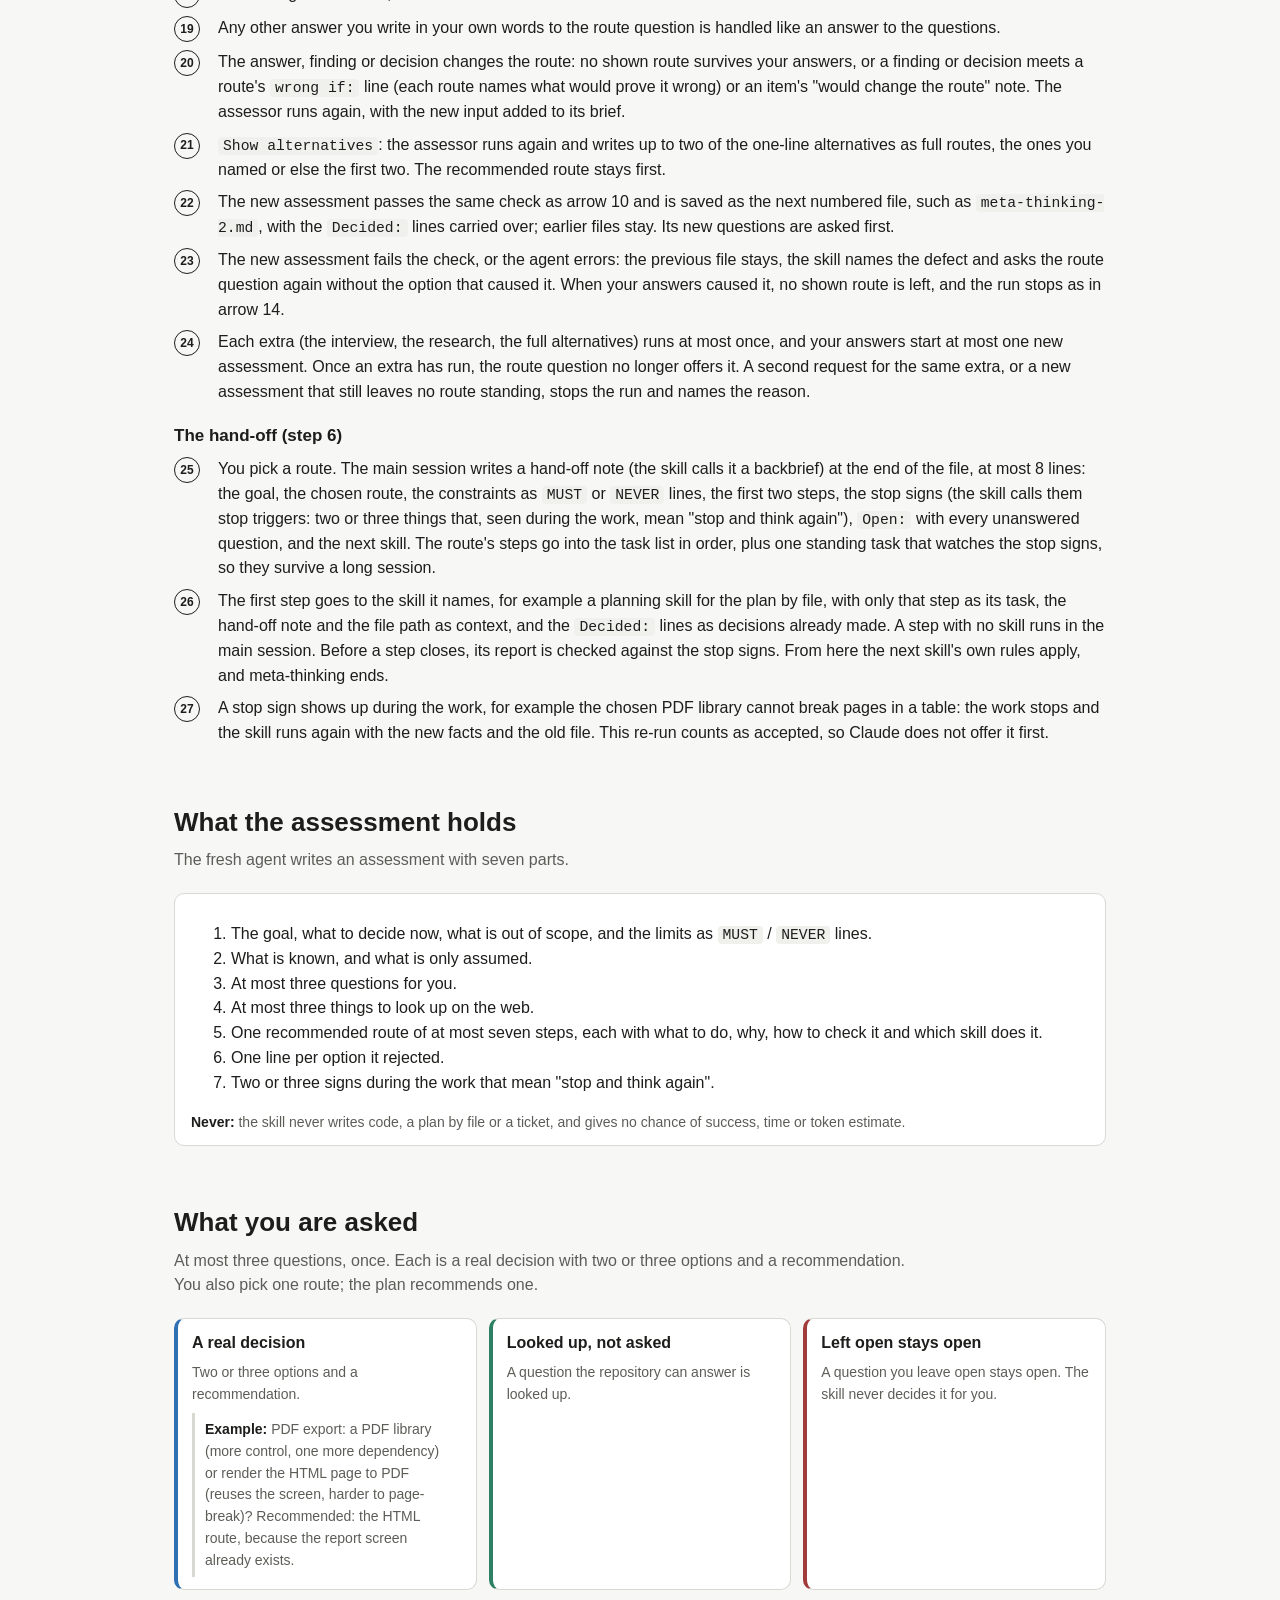
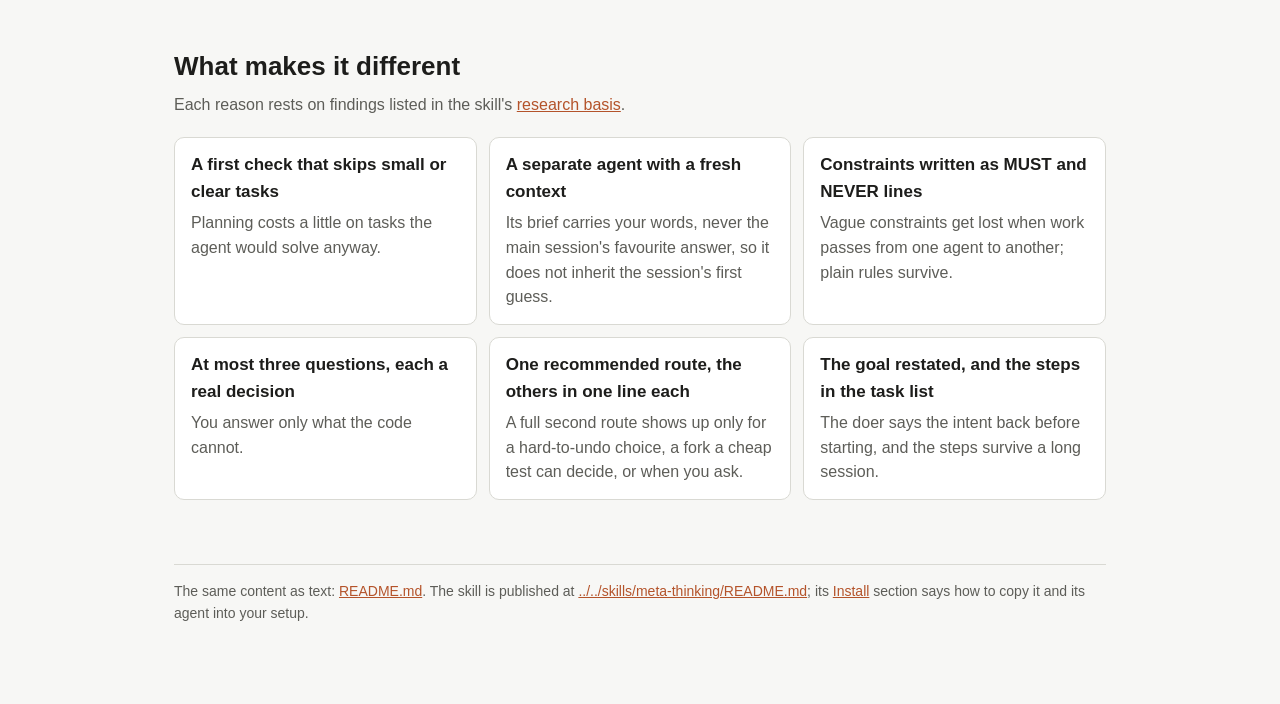
<file: skill-designs/meta-thinking/index.html>
<!doctype html>
<html lang="en">
<head>
<meta charset="utf-8">
<meta name="viewport" content="width=device-width, initial-scale=1">
<title>meta-thinking: how it works</title>
<link rel="stylesheet" href="../style.css">
</head>
<body>
<main>
  <a class="back" href="../index.html">&larr; All skill designs</a>
  <h1>meta-thinking</h1>
  <p class="tagline">Thinks a large task through before any work starts: one independent agent proposes a route, and you are asked only what the code cannot answer.</p>
  <span class="command">/meta-thinking add CSV and PDF export of the monthly reports</span>

  <nav class="toc">
    <a href="#problem">The problem</a>
    <a href="#fit">When to use it</a>
    <a href="#run">How a run goes</a>
    <a href="#plan">What the assessment holds</a>
    <a href="#asked">What you are asked</a>
    <a href="#different">What makes it different</a>
  </nav>

  <section id="problem">
    <h2>The problem it solves</h2>
    <p class="lead">You give Claude a large task, "add CSV and PDF export of the monthly reports", and it starts editing at once. Halfway through you find out what nobody said out loud: export for whom, which PDF library, does the URL become public? Now the fix costs a rewrite. The skill rests on one premise: a large task rarely goes wrong because the code is bad. It goes wrong in one of the ways below. The studies behind this premise are in the skill's <a href="../../skills/meta-thinking/README.md#the-problem-it-solves">README</a>.</p>
    <div class="pairs">
      <div class="pair">
        <div class="without"><span class="label">Start editing at once</span><b>A requirement is missing.</b> Nobody said it out loud, and you find out halfway.</div>
        <div class="with"><span class="label">meta-thinking</span>You get at most three questions, once, before work starts. Each is a real decision. A question the repository can answer is looked up, not asked.</div>
      </div>
      <div class="pair">
        <div class="without"><span class="label">Start editing at once</span><b>A scope edge reads two ways.</b> Nobody notices until the work is done.</div>
        <div class="with"><span class="label">meta-thinking</span>The plan names the goal, what to decide now and what is out of scope.</div>
      </div>
      <div class="pair">
        <div class="without"><span class="label">Start editing at once</span><b>A name or a format cannot be changed cheaply later.</b> A new public URL is one example.</div>
        <div class="with"><span class="label">meta-thinking</span>A hard-to-undo decision is a signal to use the skill, and the plan names what to decide now.</div>
      </div>
      <div class="pair">
        <div class="without"><span class="label">Start editing at once</span><b>Two approaches work, and the agent silently picked one.</b></div>
        <div class="with"><span class="label">meta-thinking</span>One recommended route, one line for each option it rejected, and you pick the route.</div>
      </div>
      <div class="pair">
        <div class="without"><span class="label">Start editing at once</span><b>A plan step on a small task costs more than it gives.</b></div>
        <div class="with"><span class="label">meta-thinking</span>The step is short, skips small tasks, and puts in front of you only the decisions that are yours.</div>
      </div>
    </div>
  </section>

  <section id="fit">
    <h2>When to use it, and when not</h2>
    <p class="lead">Use it on a task that spans several parts, or cannot be said as one change in one sentence, and at least one of these signals holds.</p>
    <table>
      <thead><tr><th>Signal</th><th>Example</th></tr></thead>
      <tbody>
        <tr><td>A requirement is missing or reads two ways</td><td>"Add export": to where, for whom, in which format?</td></tr>
        <tr><td>Two approaches both work and differ in something you care about</td><td>A PDF library, or render HTML to PDF</td></tr>
        <tr><td>A decision is hard to undo</td><td>A new public URL that scripts and bookmarks will depend on</td></tr>
        <tr><td>The area is new to the project</td><td>The first background job in an app that has none</td></tr>
        <tr><td>The result cannot be checked quickly</td><td>A change whose effect shows only in next month's report</td></tr>
      </tbody>
    </table>
    <div class="fit" style="margin-top: 14px">
      <div class="yes">
        <h3>Use it for</h3>
        <ul>
          <li>A large task that spans several parts, or cannot be said as one change in one sentence, where at least one signal in the table holds.</li>
        </ul>
      </div>
      <div class="no">
        <h3>Not for</h3>
        <ul>
          <li>A small or clear task with one obvious route.<span class="instead">Just do it. The skill's first check skips it anyway.</span></li>
          <li>One scoped change ("fix X and add a test").<span class="instead">Make the change.</span></li>
          <li>The route is clear, the requirements are not.<span class="instead">A requirements interview.</span></li>
          <li>A route is already chosen and you need a plan by file.<span class="instead">An implementation plan.</span></li>
          <li>A question about how existing code works.<span class="instead"><a href="../decompose-and-delegate/index.html">decompose-and-delegate</a>.</span></li>
        </ul>
      </div>
    </div>
  </section>

  <section id="run">
    <h2>How a run goes</h2>
    <p class="lead">You run <code>/meta-thinking add CSV and PDF export of the monthly reports</code>, or Claude offers it at the start of a large task and waits for your yes. The diagram follows the skill's own steps (0 to 6). Each box is coloured by who does the step, and each arrow has a number: the list under the diagram says what happens on it.</p>
    <div class="legend">
      <span class="chip you">You</span>
      <span class="chip main">Main session (your conversation)</span>
      <span class="chip agent">Agent, fresh context, read-only</span>
      <span class="chip check">Check</span>
      <span class="chip stop">Stop</span>
      <span class="chip" style="color: var(--accent)">Orange arrow: back into the loop</span>
    </div>
    <div class="diagram">
<svg viewBox="0 0 1060 1230" role="img" aria-labelledby="mt-title"><title id="mt-title">How a meta-thinking run goes, arrow by arrow</title>
<defs><marker id="mt-ah" viewBox="0 0 10 10" refX="9" refY="5" markerWidth="7" markerHeight="7" orient="auto-start-reverse"><path class="dg-arrow" d="M0,0 L10,5 L0,10 z"/></marker>
<marker id="mt-ahl" viewBox="0 0 10 10" refX="9" refY="5" markerWidth="7" markerHeight="7" orient="auto-start-reverse"><path class="dg-arrow loop" d="M0,0 L10,5 L0,10 z"/></marker></defs>
<path class="dg-edge " d="M510,84 L510,128" marker-end="url(#mt-ah)"/>
<path class="dg-edge " d="M335,180 L270,180" marker-end="url(#mt-ah)"/>
<path class="dg-edge " d="M405,201 L405,262 L270,262" marker-end="url(#mt-ah)"/>
<path class="dg-edge " d="M510,232 L510,290" marker-end="url(#mt-ah)"/>
<path class="dg-edge " d="M685,180 L745,180 L745,322 L680,322" marker-end="url(#mt-ah)"/>
<path class="dg-edge " d="M510,354 L510,390" marker-end="url(#mt-ah)"/>
<path class="dg-edge " d="M340,422 L270,422" marker-end="url(#mt-ah)"/>
<path class="dg-edge " d="M510,454 L510,490" marker-end="url(#mt-ah)"/>
<path class="dg-edge " d="M340,522 L270,522" marker-end="url(#mt-ah)"/>
<path class="dg-edge " d="M510,554 L510,590" marker-end="url(#mt-ah)"/>
<path class="dg-edge " d="M510,654 L510,690" marker-end="url(#mt-ah)"/>
<path class="dg-edge " d="M510,754 L510,792" marker-end="url(#mt-ah)"/>
<path class="dg-edge " d="M510,888 L510,920" marker-end="url(#mt-ah)"/>
<path class="dg-edge " d="M340,1010 L270,1010" marker-end="url(#mt-ah)"/>
<path class="dg-edge " d="M680,722 L790,722" marker-end="url(#mt-ah)"/>
<path class="dg-edge " d="M905,754 L905,815 L594,815" marker-end="url(#mt-ah)"/>
<path class="dg-edge " d="M680,990 L790,990" marker-end="url(#mt-ah)"/>
<path class="dg-edge loop" d="M850,960 L850,840 L685,840" marker-end="url(#mt-ahl)"/>
<path class="dg-edge loop" d="M620,920 L620,858" marker-end="url(#mt-ahl)"/>
<path class="dg-edge " d="M335,840 L270,840" marker-end="url(#mt-ah)"/>
<path class="dg-edge " d="M340,955 L150,955 L150,892" marker-end="url(#mt-ah)"/>
<path class="dg-edge loop" d="M270,820 L314,820 L314,630 L340,630" marker-end="url(#mt-ahl)"/>
<path class="dg-edge loop" d="M230,892 L230,940 L340,940" marker-end="url(#mt-ahl)"/>
<path class="dg-edge " d="M150,812 L150,770" marker-end="url(#mt-ah)"/>
<path class="dg-edge " d="M510,1020 L510,1060" marker-end="url(#mt-ah)"/>
<path class="dg-edge " d="M510,1124 L510,1160" marker-end="url(#mt-ah)"/>
<path class="dg-edge dash" d="M340,1186 L12,1186 L12,52 L340,52" marker-end="url(#mt-ah)"/>
<g class="dg-node you"><rect x="340" y="20" width="340" height="64" rx="9"/><text class="dg-title" x="510.0" y="41">You hand Claude a large task</text><text class="dg-sub" x="510.0" y="57">/meta-thinking add CSV and PDF export…</text><text class="dg-sub" x="510.0" y="73">or you say yes when Claude offers it</text></g>
<g class="dg-node main"><polygon points="510.0,128 685,180.0 510.0,232 335,180.0"/><text class="dg-title" x="510.0" y="169">Should it run? · step 0</text><text class="dg-sub" x="510.0" y="185">a large task, a warning sign holds,</text><text class="dg-sub" x="510.0" y="201">and no other skill fits better?</text></g>
<g class="dg-node main"><rect x="340" y="290" width="340" height="64" rx="9"/><text class="dg-title" x="510.0" y="311">Collect the facts · step 1</text><text class="dg-sub" x="510.0" y="327">your words, decisions made, limits as</text><text class="dg-sub" x="510.0" y="343">MUST / NEVER lines, files to read, skills</text></g>
<g class="dg-node agent"><rect x="340" y="390" width="340" height="64" rx="9"/><text class="dg-title" x="510.0" y="411">Assessor · step 2</text><text class="dg-sub" x="510.0" y="427">a fresh read-only agent studies the task</text><text class="dg-sub" x="510.0" y="443">and writes a 7-part assessment of it</text></g>
<g class="dg-node check"><rect x="340" y="490" width="340" height="64" rx="9"/><text class="dg-title" x="510.0" y="511">Check the assessment · step 3</text><text class="dg-sub" x="510.0" y="527">all 7 parts, real files and skills, limits kept,</text><text class="dg-sub" x="510.0" y="543">no estimates; a wrong fact fixed and marked</text></g>
<g class="dg-node main"><rect x="340" y="590" width="340" height="64" rx="9"/><text class="dg-title" x="510.0" y="611">Save and present · step 4</text><text class="dg-sub" x="510.0" y="627">meta-thinking.md, opened with one line:</text><text class="dg-sub" x="510.0" y="643">the route and the decision you must make</text></g>
<g class="dg-node you"><rect x="340" y="690" width="340" height="64" rx="9"/><text class="dg-title" x="510.0" y="711">Your answers · step 4</text><text class="dg-sub" x="510.0" y="727">up to 3 questions, skipped when none;</text><text class="dg-sub" x="510.0" y="743">more than 3 open: interview first?</text></g>
<g class="dg-node main"><polygon points="510.0,792 685,840.0 510.0,888 335,840.0"/><text class="dg-title" x="510.0" y="837">Does it change the route?</text><text class="dg-sub" x="510.0" y="853">each answer is saved in the file first</text></g>
<g class="dg-node you"><rect x="340" y="920" width="340" height="100" rx="9"/><text class="dg-title" x="510.0" y="951">You pick the route</text><text class="dg-sub" x="510.0" y="967">recommended · a full alternative ·</text><text class="dg-sub" x="510.0" y="983">research first · show alternatives ·</text><text class="dg-sub" x="510.0" y="999">stop here, or your own words</text></g>
<g class="dg-node main"><rect x="340" y="1060" width="340" height="64" rx="9"/><text class="dg-title" x="510.0" y="1081">Hand-off note and task list · step 6</text><text class="dg-sub" x="510.0" y="1097">at most 8 lines: goal, route, limits, first</text><text class="dg-sub" x="510.0" y="1113">steps, stop signs, open questions, next skill</text></g>
<g class="dg-node done"><rect x="340" y="1160" width="340" height="52" rx="9"/><text class="dg-title" x="510.0" y="1183">Hand step 1 to its skill</text><text class="dg-sub" x="510.0" y="1199">e.g. a planning skill; meta-thinking ends</text></g>
<g class="dg-node stop"><rect x="30" y="154" width="240" height="52" rx="9"/><text class="dg-title" x="150.0" y="177">Skip · no offer</text><text class="dg-sub" x="150.0" y="193">small or clear: Claude just does it</text></g>
<g class="dg-node main"><rect x="30" y="236" width="240" height="52" rx="9"/><text class="dg-title" x="150.0" y="259">Hand to another skill</text><text class="dg-sub" x="150.0" y="275">the one made for that kind of work</text></g>
<g class="dg-node stop"><rect x="30" y="396" width="240" height="52" rx="9"/><text class="dg-title" x="150.0" y="419">Stop · no assessor</text><text class="dg-sub" x="150.0" y="435">agent not installed, or it failed to start</text></g>
<g class="dg-node stop"><rect x="30" y="496" width="240" height="52" rx="9"/><text class="dg-title" x="150.0" y="519">Stop · problem shown</text><text class="dg-sub" x="150.0" y="535">file kept; you choose a re-run</text></g>
<g class="dg-node stop"><rect x="30" y="690" width="240" height="80" rx="9"/><text class="dg-title" x="150.0" y="711">Stop · limit reached</text><text class="dg-sub" x="150.0" y="727">interview, research or alternatives</text><text class="dg-sub" x="150.0" y="743">asked twice, or still no route</text><text class="dg-sub" x="150.0" y="759">after the new assessment</text></g>
<g class="dg-node agent"><rect x="30" y="812" width="240" height="80" rx="9"/><text class="dg-title" x="150.0" y="833">Assessor again</text><text class="dg-sub" x="150.0" y="849">runs once more with your input,</text><text class="dg-sub" x="150.0" y="865">or writes alternatives in full;</text><text class="dg-sub" x="150.0" y="881">at most once for each reason</text></g>
<g class="dg-node stop"><rect x="30" y="984" width="240" height="52" rx="9"/><text class="dg-title" x="150.0" y="1007">Stop · no route chosen</text><text class="dg-sub" x="150.0" y="1023">file kept, no hand-off</text></g>
<g class="dg-node you"><rect x="790" y="690" width="230" height="64" rx="9"/><text class="dg-title" x="905.0" y="711">Requirements interview</text><text class="dg-sub" x="905.0" y="727">the open decisions, one by one,</text><text class="dg-sub" x="905.0" y="743">then a decisions summary</text></g>
<g class="dg-node main"><rect x="790" y="960" width="230" height="60" rx="9"/><text class="dg-title" x="905.0" y="979">Research first</text><text class="dg-sub" x="905.0" y="995">only the listed web questions,</text><text class="dg-sub" x="905.0" y="1011">in one run</text></g>
<g class="dg-badge"><circle cx="510" cy="106" r="10"/><text x="510" y="106">1</text></g>
<text class="dg-label" x="304" y="171">no</text>
<g class="dg-badge"><circle cx="290" cy="180" r="10"/><text x="290" y="180">2</text></g>
<text class="dg-label" x="278" y="254">another skill&#x27;s job</text>
<g class="dg-badge"><circle cx="405" cy="232" r="10"/><text x="405" y="232">3</text></g>
<text class="dg-label" x="526" y="266">yes</text>
<g class="dg-badge"><circle cx="510" cy="261" r="10"/><text x="510" y="261">4</text></g>
<text class="dg-label" x="694" y="171">no, but you named it</text>
<g class="dg-badge"><circle cx="745" cy="251" r="10"/><text x="745" y="251">5</text></g>
<g class="dg-badge"><circle cx="510" cy="372" r="10"/><text x="510" y="372">6</text></g>
<text class="dg-label" x="276" y="444">fails</text>
<g class="dg-badge"><circle cx="318" cy="422" r="10"/><text x="318" y="422">7</text></g>
<g class="dg-badge"><circle cx="510" cy="472" r="10"/><text x="510" y="472">8</text></g>
<text class="dg-label" x="276" y="544">can&#x27;t fix</text>
<g class="dg-badge"><circle cx="318" cy="522" r="10"/><text x="318" y="522">9</text></g>
<text class="dg-label" x="526" y="577">passes</text>
<g class="dg-badge"><circle cx="510" cy="572" r="10"/><text x="510" y="572">10</text></g>
<g class="dg-badge"><circle cx="510" cy="672" r="10"/><text x="510" y="672">11</text></g>
<text class="dg-label" x="526" y="778">your answers</text>
<g class="dg-badge"><circle cx="510" cy="773" r="10"/><text x="510" y="773">12</text></g>
<text class="dg-label" x="526" y="909">no</text>
<g class="dg-badge"><circle cx="510" cy="904" r="10"/><text x="510" y="904">13</text></g>
<text class="dg-label" x="276" y="1031">stop</text>
<g class="dg-badge"><circle cx="318" cy="1010" r="10"/><text x="318" y="1010">14</text></g>
<text class="dg-label" x="694" y="744">interview first</text>
<g class="dg-badge"><circle cx="735" cy="722" r="10"/><text x="735" y="722">15</text></g>
<text class="dg-label" x="922" y="790">decisions summary</text>
<g class="dg-badge"><circle cx="905" cy="785" r="10"/><text x="905" y="785">16</text></g>
<text class="dg-label" x="692" y="1040">Research first, or you ask for it</text>
<g class="dg-badge"><circle cx="735" cy="990" r="10"/><text x="735" y="990">17</text></g>
<text class="dg-label" x="869" y="905">findings</text>
<g class="dg-badge"><circle cx="850" cy="900" r="10"/><text x="850" y="900">18</text></g>
<text class="dg-label" x="638" y="894">anything else in your own words</text>
<g class="dg-badge"><circle cx="620" cy="889" r="10"/><text x="620" y="889">19</text></g>
<text class="dg-label" x="302" y="831">yes</text>
<g class="dg-badge"><circle cx="290" cy="840" r="10"/><text x="290" y="840">20</text></g>
<text class="dg-label" x="160" y="972">Show alternatives</text>
<g class="dg-badge"><circle cx="150" cy="924" r="10"/><text x="150" y="924">21</text></g>
<text class="dg-label" x="190" y="664">passes the check</text>
<g class="dg-badge"><circle cx="314" cy="725" r="10"/><text x="314" y="725">22</text></g>
<text class="dg-label" x="244" y="919">fails the check</text>
<g class="dg-badge"><circle cx="230" cy="916" r="10"/><text x="230" y="916">23</text></g>
<text class="dg-label" x="170" y="786">an extra asked twice,</text>
<g class="dg-badge"><circle cx="150" cy="791" r="10"/><text x="150" y="791">24</text></g>
<text class="dg-label" x="526" y="1045">a route chosen</text>
<g class="dg-badge"><circle cx="510" cy="1040" r="10"/><text x="510" y="1040">25</text></g>
<g class="dg-badge"><circle cx="510" cy="1142" r="10"/><text x="510" y="1142">26</text></g>
<text class="dg-label" x="40" y="1178">a stop sign shows up later</text>
<g class="dg-badge"><circle cx="12" cy="620" r="10"/><text x="12" y="620">27</text></g>
<text class="dg-label" x="170" y="801">or still no route</text>
</svg>
    </div>
<div class="arrows">
<h3>The gate (step 0)</h3><ol>
<li value="1"><span class="n">1</span><span>You give the task: <code>/meta-thinking &lt;the task&gt;</code>, <code>/meta-thinking</code> alone to use the conversation so far, or a yes when Claude offers the skill. With no task anywhere, Claude first asks you once what it is.</span></li>
<li value="2"><span class="n">2</span><span>The task is small or clear: it stays in one part and can be said as one change in one sentence, or none of the five warning signs holds (a requirement is missing or reads two ways; two good approaches differ in something you care about; a choice on the way is hard to undo; the area is new to the project; the result cannot be checked quickly). When Claude only tests whether to offer the skill, it offers nothing, prints nothing and does the task without it.</span></li>
<li value="3"><span class="n">3</span><span>The task is a job for another kind of skill: one scoped change, a ticket you want run end to end, unclear requirements on an obvious route, a route already chosen that needs a plan by file, or a question about how code works. It goes to the session's skill for that work; when there is none, the main session (your own Claude Code conversation) does it.</span></li>
<li value="4"><span class="n">4</span><span>The task is large and at least one warning sign holds. The skill prints its verdict, for example <code>[meta-thinking] gate: run — signals a, c</code> (a: a requirement is missing, c: a decision that is hard to undo).</span></li>
<li value="5"><span class="n">5</span><span>You named the skill yourself, but the gate would not run it: it runs anyway and prints <code>[meta-thinking] gate: run (would skip: &lt;reason&gt;)</code>, so you can stop it.</span></li>
</ol>
<h3>The assessment (steps 1 to 3)</h3><ol>
<li value="6"><span class="n">6</span><span>The main session writes the brief for the assessor: your words as you wrote them, the decisions already made, each constraint as one <code>MUST</code> or <code>NEVER</code> line with its source (for example <code>NEVER change the current URLs</code>), the files to read as paths, and the skills in the session. It leaves out its own opinion of the answer and reads no code itself.</span></li>
<li value="7"><span class="n">7</span><span>The assessor's agent type is not installed, or the start fails for another reason: the run stops and says why. There is no fallback agent, because one that could edit, go to the web or start other agents would not be this step.</span></li>
<li value="8"><span class="n">8</span><span>One agent with an empty context, which can only read, studies the brief and the repository and returns the assessment in seven parts (listed below). An empty answer still goes to the check.</span></li>
<li value="9"><span class="n">9</span><span>A defect the main session cannot fix in place with a marked note (arrow 10 shows those notes): a missing part, a route with no steps, more questions, steps or routes than allowed, a text over its 200-line limit, or a second full route with no reason given. The skill shows what came back, names the defect, keeps the file and stops; you choose whether to run it again. It never trims or re-ranks the assessment itself.</span></li>
<li value="10"><span class="n">10</span><span>The assessment passes. On the way, a wrong path is fixed in place and marked <code>[corrected: …]</code> or <code>[not found]</code>, a skill the session does not have is marked <code>[no such skill]</code>, a question the repository can answer is looked up and marked <code>[answered: …]</code>, and any success, time or token estimate is struck out.</span></li>
</ol>
<h3>Your review (step 4)</h3><ol>
<li value="11"><span class="n">11</span><span>The assessment is saved as <code>meta-thinking.md</code> in the task's folder, or in the session's scratchpad, which lasts only for the session (it tells you the path). It is shown, opened by one plain line: the recommended route and the decision you must make. Then part 3's questions are asked, the recommended option first. With no questions, this step is skipped.</span></li>
<li value="12"><span class="n">12</span><span>Each answer is written under the heading <code>Decided:</code> in the file, one line each, for example <code>answer 1 → B: render the HTML page to PDF — you, question 1</code>. A question you leave unanswered goes under <code>Open:</code> and stays open; the skill never decides it for you.</span></li>
<li value="13"><span class="n">13</span><span>A shown route still stands: the route question asks you to pick it. The options are the recommended route, each full alternative route shown, <code>Research first</code> when there are web questions, <code>Show alternatives</code> when no full alternative is shown yet, and <code>Stop here</code> when there is room (at most four options).</span></li>
<li value="14"><span class="n">14</span><span>You pick <code>Stop here</code>, say no in your own words, or give no answer: the run stops with no route chosen. The file stays, and nothing is handed on.</span></li>
</ol>
<h3>Extras: only when you ask, at most once each (step 5)</h3><ol>
<li value="15"><span class="n">15</span><span>With more than three open decisions, the questions get one more: "Go through the open decisions one by one first?" A yes (<code>Grill first</code>) starts a requirements interview, with the session's interview skill or with the main session asking one decision per message. You can also ask for it in your own words when you answer the route question.</span></li>
<li value="16"><span class="n">16</span><span>The decisions summary comes back. A decision you skipped or left on its default goes under <code>Open:</code>, not <code>Decided:</code>.</span></li>
<li value="17"><span class="n">17</span><span><code>Research first</code>, or a request for research in your own words, looks up only the web questions in part 4, in one run, with the session's web research skill or the main session's own web tools. With no web questions listed, your request becomes the one question.</span></li>
<li value="18"><span class="n">18</span><span>The findings come back, each with its source.</span></li>
<li value="19"><span class="n">19</span><span>Any other answer you write in your own words to the route question is handled like an answer to the questions.</span></li>
<li value="20"><span class="n">20</span><span>The answer, finding or decision changes the route: no shown route survives your answers, or a finding or decision meets a route's <code>wrong if:</code> line (each route names what would prove it wrong) or an item's "would change the route" note. The assessor runs again, with the new input added to its brief.</span></li>
<li value="21"><span class="n">21</span><span><code>Show alternatives</code>: the assessor runs again and writes up to two of the one-line alternatives as full routes, the ones you named or else the first two. The recommended route stays first.</span></li>
<li value="22"><span class="n">22</span><span>The new assessment passes the same check as arrow 10 and is saved as the next numbered file, such as <code>meta-thinking-2.md</code>, with the <code>Decided:</code> lines carried over; earlier files stay. Its new questions are asked first.</span></li>
<li value="23"><span class="n">23</span><span>The new assessment fails the check, or the agent errors: the previous file stays, the skill names the defect and asks the route question again without the option that caused it. When your answers caused it, no shown route is left, and the run stops as in arrow 14.</span></li>
<li value="24"><span class="n">24</span><span>Each extra (the interview, the research, the full alternatives) runs at most once, and your answers start at most one new assessment. Once an extra has run, the route question no longer offers it. A second request for the same extra, or a new assessment that still leaves no route standing, stops the run and names the reason.</span></li>
</ol>
<h3>The hand-off (step 6)</h3><ol>
<li value="25"><span class="n">25</span><span>You pick a route. The main session writes a hand-off note (the skill calls it a backbrief) at the end of the file, at most 8 lines: the goal, the chosen route, the constraints as <code>MUST</code> or <code>NEVER</code> lines, the first two steps, the stop signs (the skill calls them stop triggers: two or three things that, seen during the work, mean "stop and think again"), <code>Open:</code> with every unanswered question, and the next skill. The route's steps go into the task list in order, plus one standing task that watches the stop signs, so they survive a long session.</span></li>
<li value="26"><span class="n">26</span><span>The first step goes to the skill it names, for example a planning skill for the plan by file, with only that step as its task, the hand-off note and the file path as context, and the <code>Decided:</code> lines as decisions already made. A step with no skill runs in the main session. Before a step closes, its report is checked against the stop signs. From here the next skill's own rules apply, and meta-thinking ends.</span></li>
<li value="27"><span class="n">27</span><span>A stop sign shows up during the work, for example the chosen PDF library cannot break pages in a table: the work stops and the skill runs again with the new facts and the old file. This re-run counts as accepted, so Claude does not offer it first.</span></li>
</ol>
</div>
  </section>

  <section id="plan">
    <h2>What the assessment holds</h2>
    <p class="lead">The fresh agent writes an assessment with seven parts.</p>
    <div class="card">
      <ol>
        <li>The goal, what to decide now, what is out of scope, and the limits as <code>MUST</code> / <code>NEVER</code> lines.</li>
        <li>What is known, and what is only assumed.</li>
        <li>At most three questions for you.</li>
        <li>At most three things to look up on the web.</li>
        <li>One recommended route of at most seven steps, each with what to do, why, how to check it and which skill does it.</li>
        <li>One line per option it rejected.</li>
        <li>Two or three signs during the work that mean "stop and think again".</li>
      </ol>
      <p class="out"><b>Never:</b> the skill never writes code, a plan by file or a ticket, and gives no chance of success, time or token estimate.</p>
    </div>
  </section>

  <section id="asked">
    <h2>What you are asked</h2>
    <p class="lead">At most three questions, once. Each is a real decision with two or three options and a recommendation. You also pick one route; the plan recommends one.</p>
    <div class="branches">
      <div class="branch ask"><div class="then">A real decision</div><p>Two or three options and a recommendation.</p><div class="example">PDF export: a PDF library (more control, one more dependency) or render the HTML page to PDF (reuses the screen, harder to page-break)? Recommended: the HTML route, because the report screen already exists.</div></div>
      <div class="branch go"><div class="then">Looked up, not asked</div><p>A question the repository can answer is looked up.</p></div>
      <div class="branch stop"><div class="then">Left open stays open</div><p>A question you leave open stays open. The skill never decides it for you.</p></div>
    </div>
  </section>

  <section id="different">
    <h2>What makes it different</h2>
    <p class="lead">Each reason rests on findings listed in the skill's <a href="../../skills/meta-thinking/research-basis.md">research basis</a>.</p>
    <div class="choices">
      <div class="choice"><h3>A first check that skips small or clear tasks</h3><p>Planning costs a little on tasks the agent would solve anyway.</p></div>
      <div class="choice"><h3>A separate agent with a fresh context</h3><p>Its brief carries your words, never the main session's favourite answer, so it does not inherit the session's first guess.</p></div>
      <div class="choice"><h3>Constraints written as MUST and NEVER lines</h3><p>Vague constraints get lost when work passes from one agent to another; plain rules survive.</p></div>
      <div class="choice"><h3>At most three questions, each a real decision</h3><p>You answer only what the code cannot.</p></div>
      <div class="choice"><h3>One recommended route, the others in one line each</h3><p>A full second route shows up only for a hard-to-undo choice, a fork a cheap test can decide, or when you ask.</p></div>
      <div class="choice"><h3>The goal restated, and the steps in the task list</h3><p>The doer says the intent back before starting, and the steps survive a long session.</p></div>
    </div>
  </section>

  <footer>
    The same content as text: <a href="README.md">README.md</a>. The skill is published at <a href="../../skills/meta-thinking/README.md">../../skills/meta-thinking/README.md</a>; its <a href="../../skills/meta-thinking/README.md#install">Install</a> section says how to copy it and its agent into your setup.
  </footer>
</main>
</body>
</html>
</file>
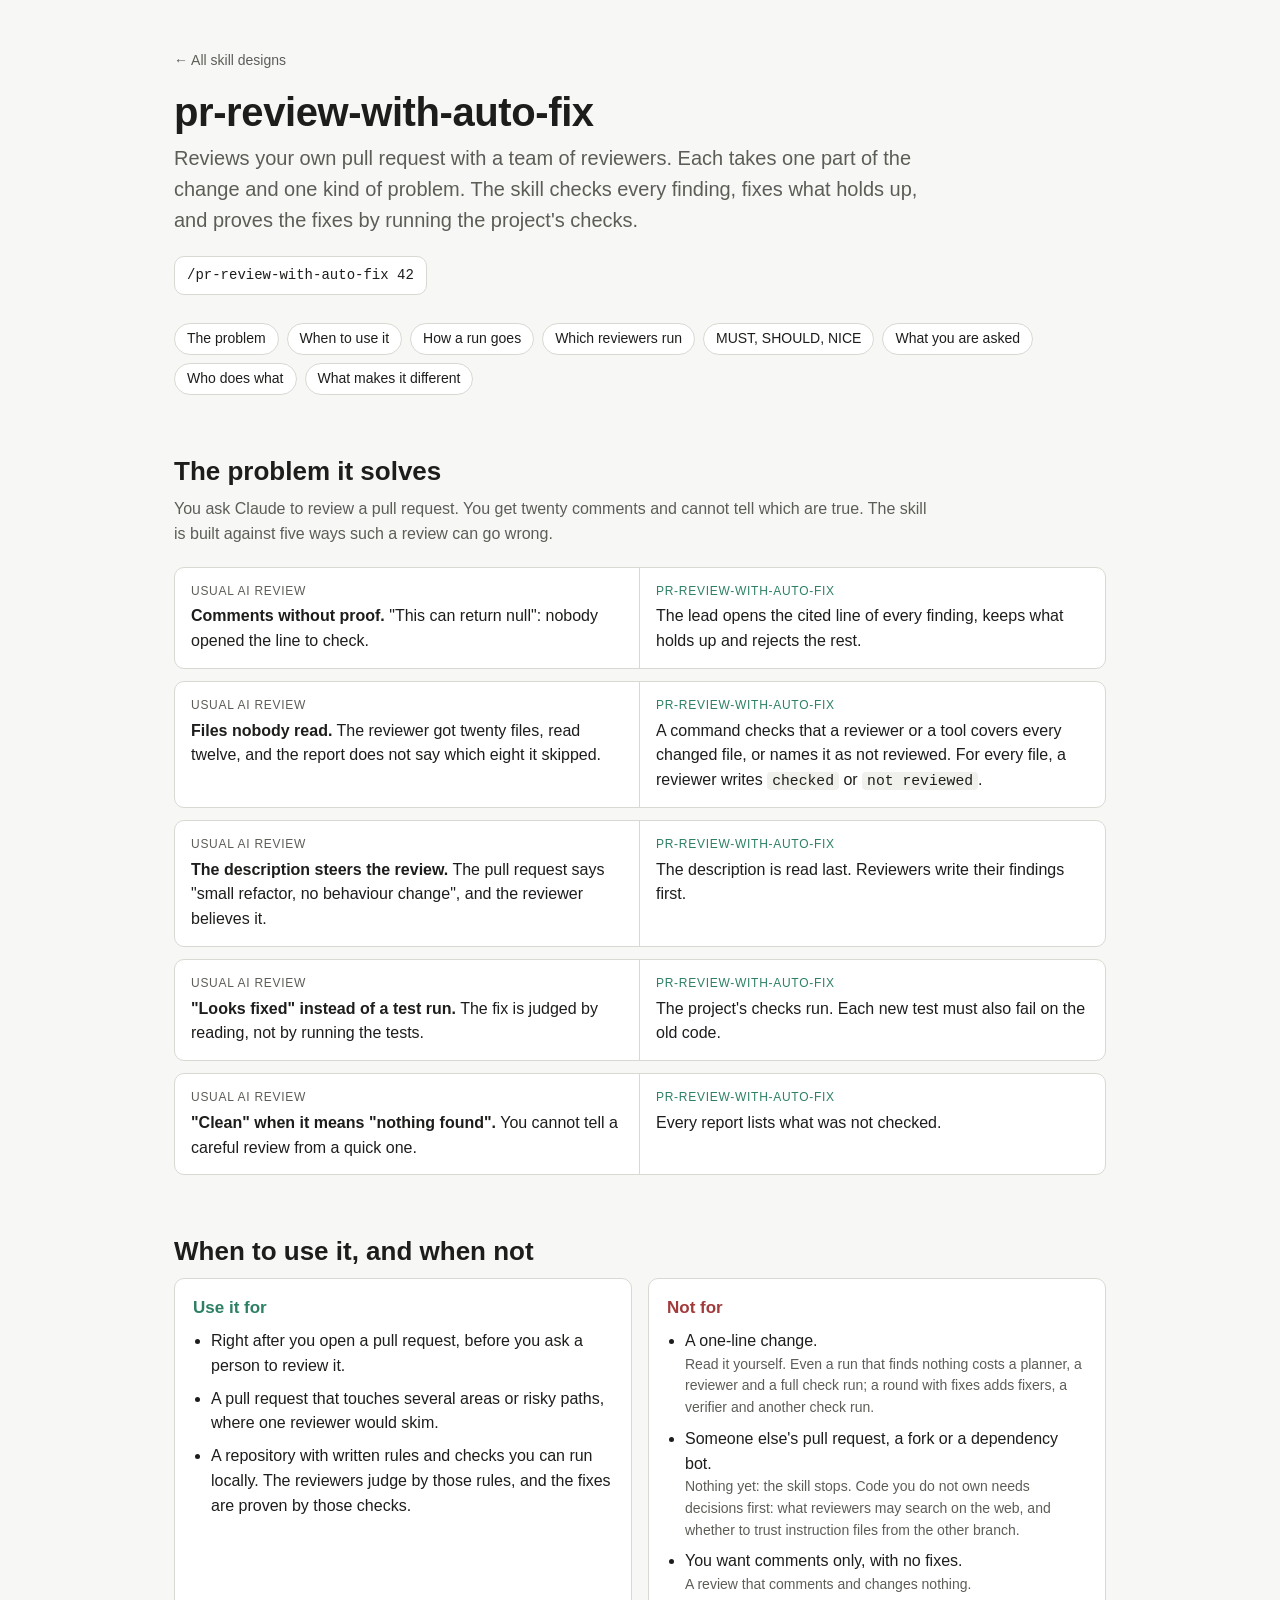
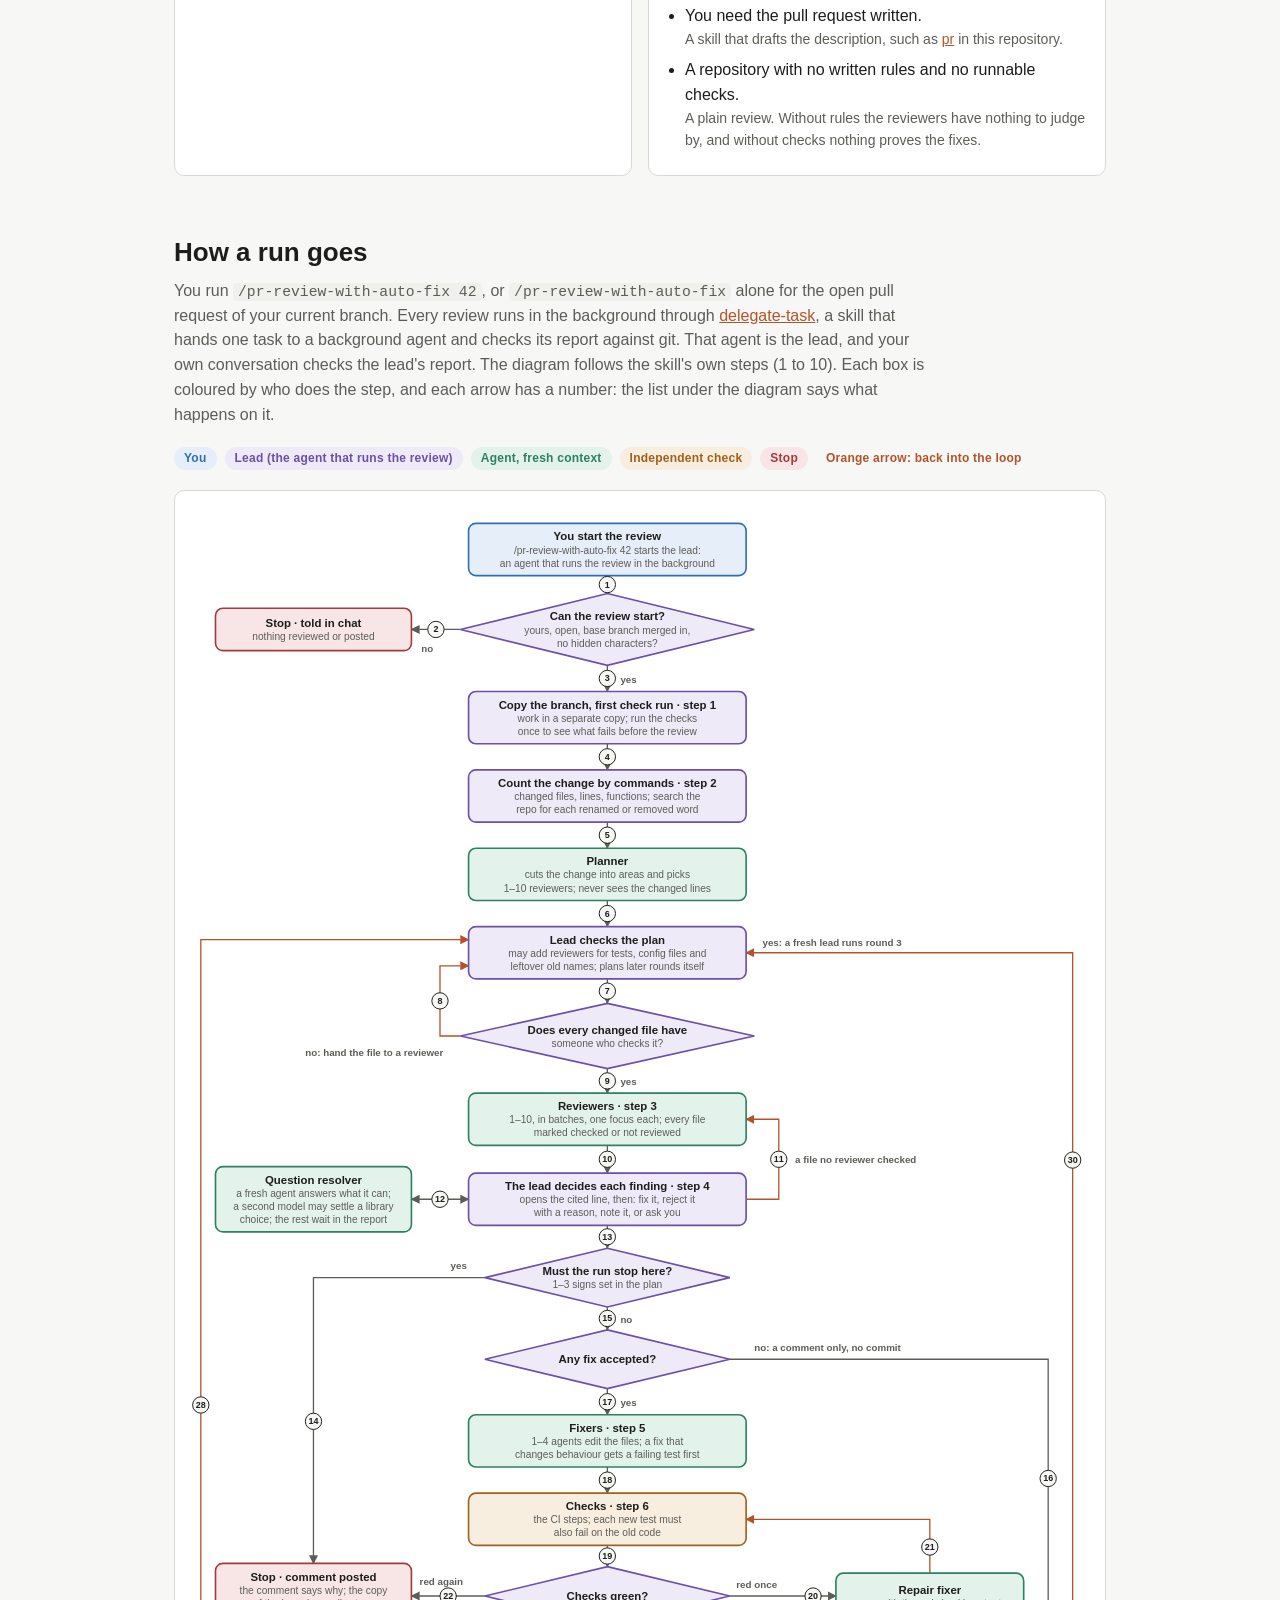
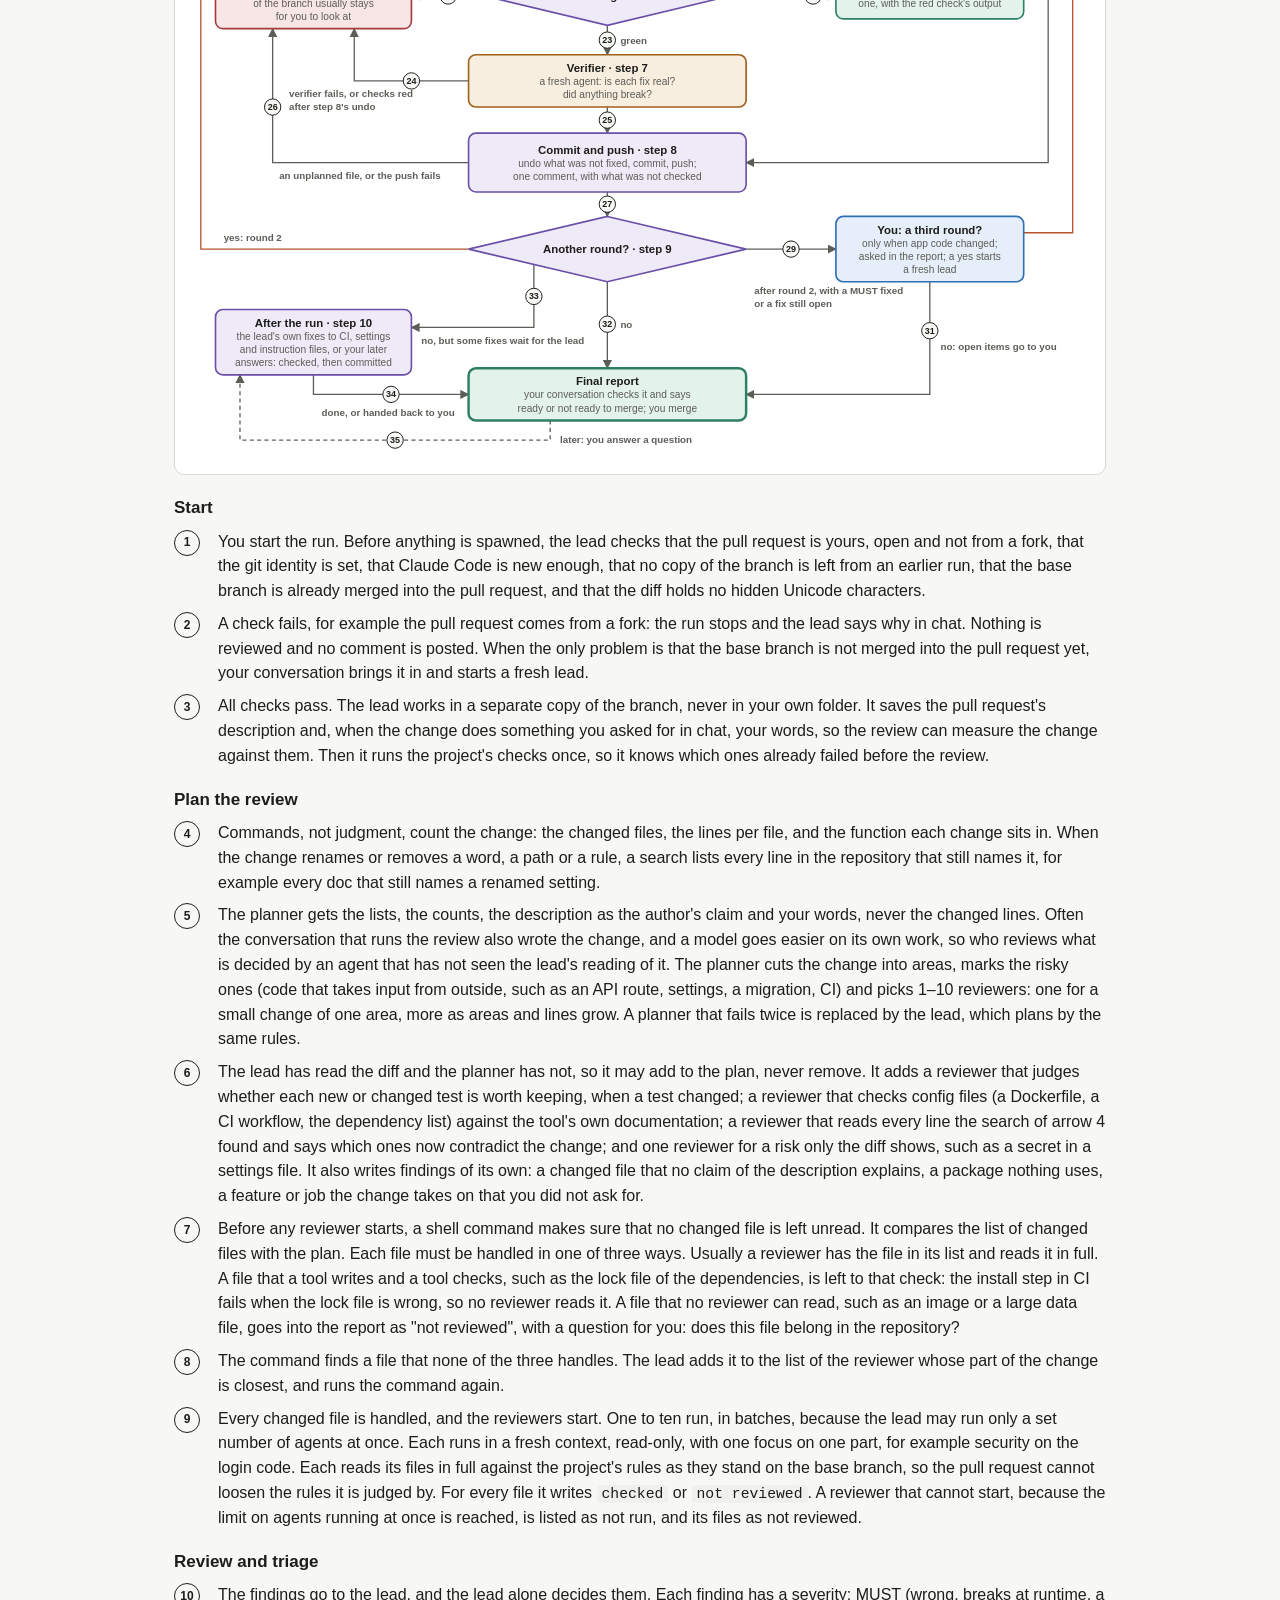
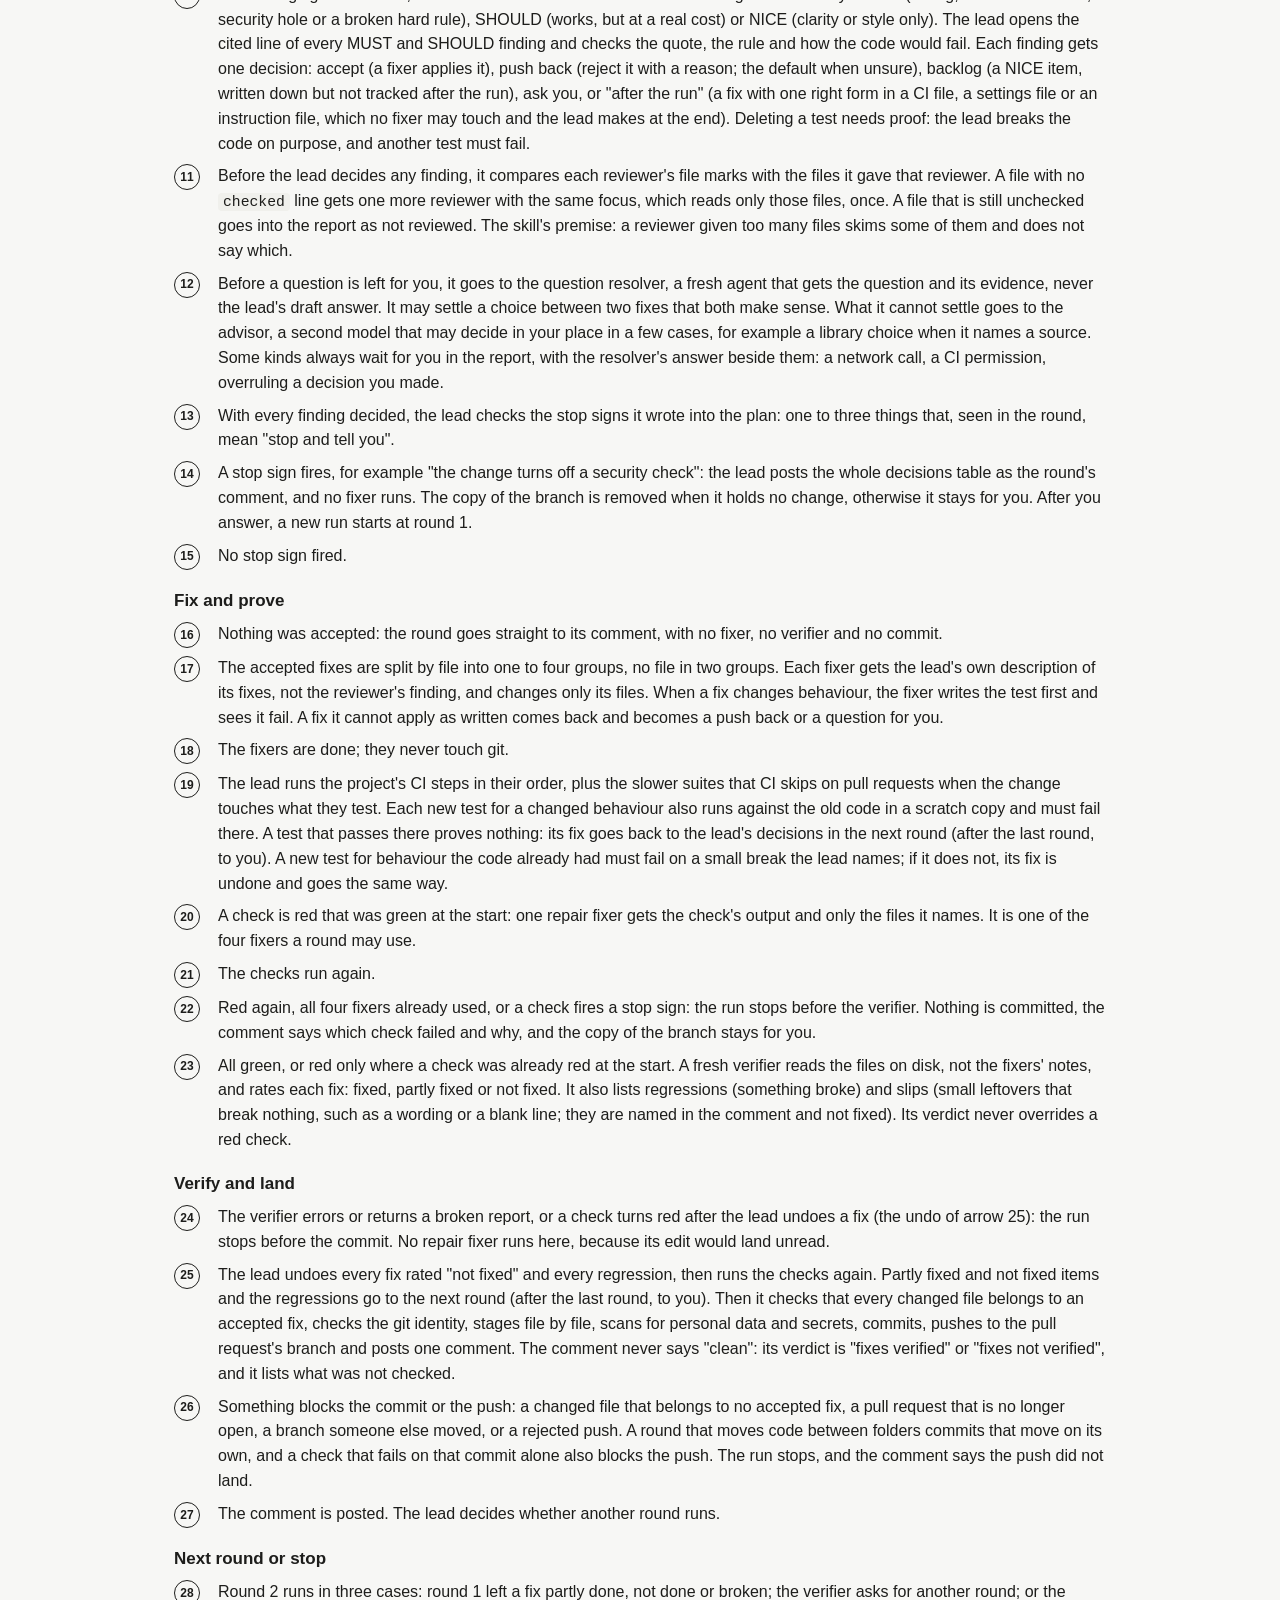
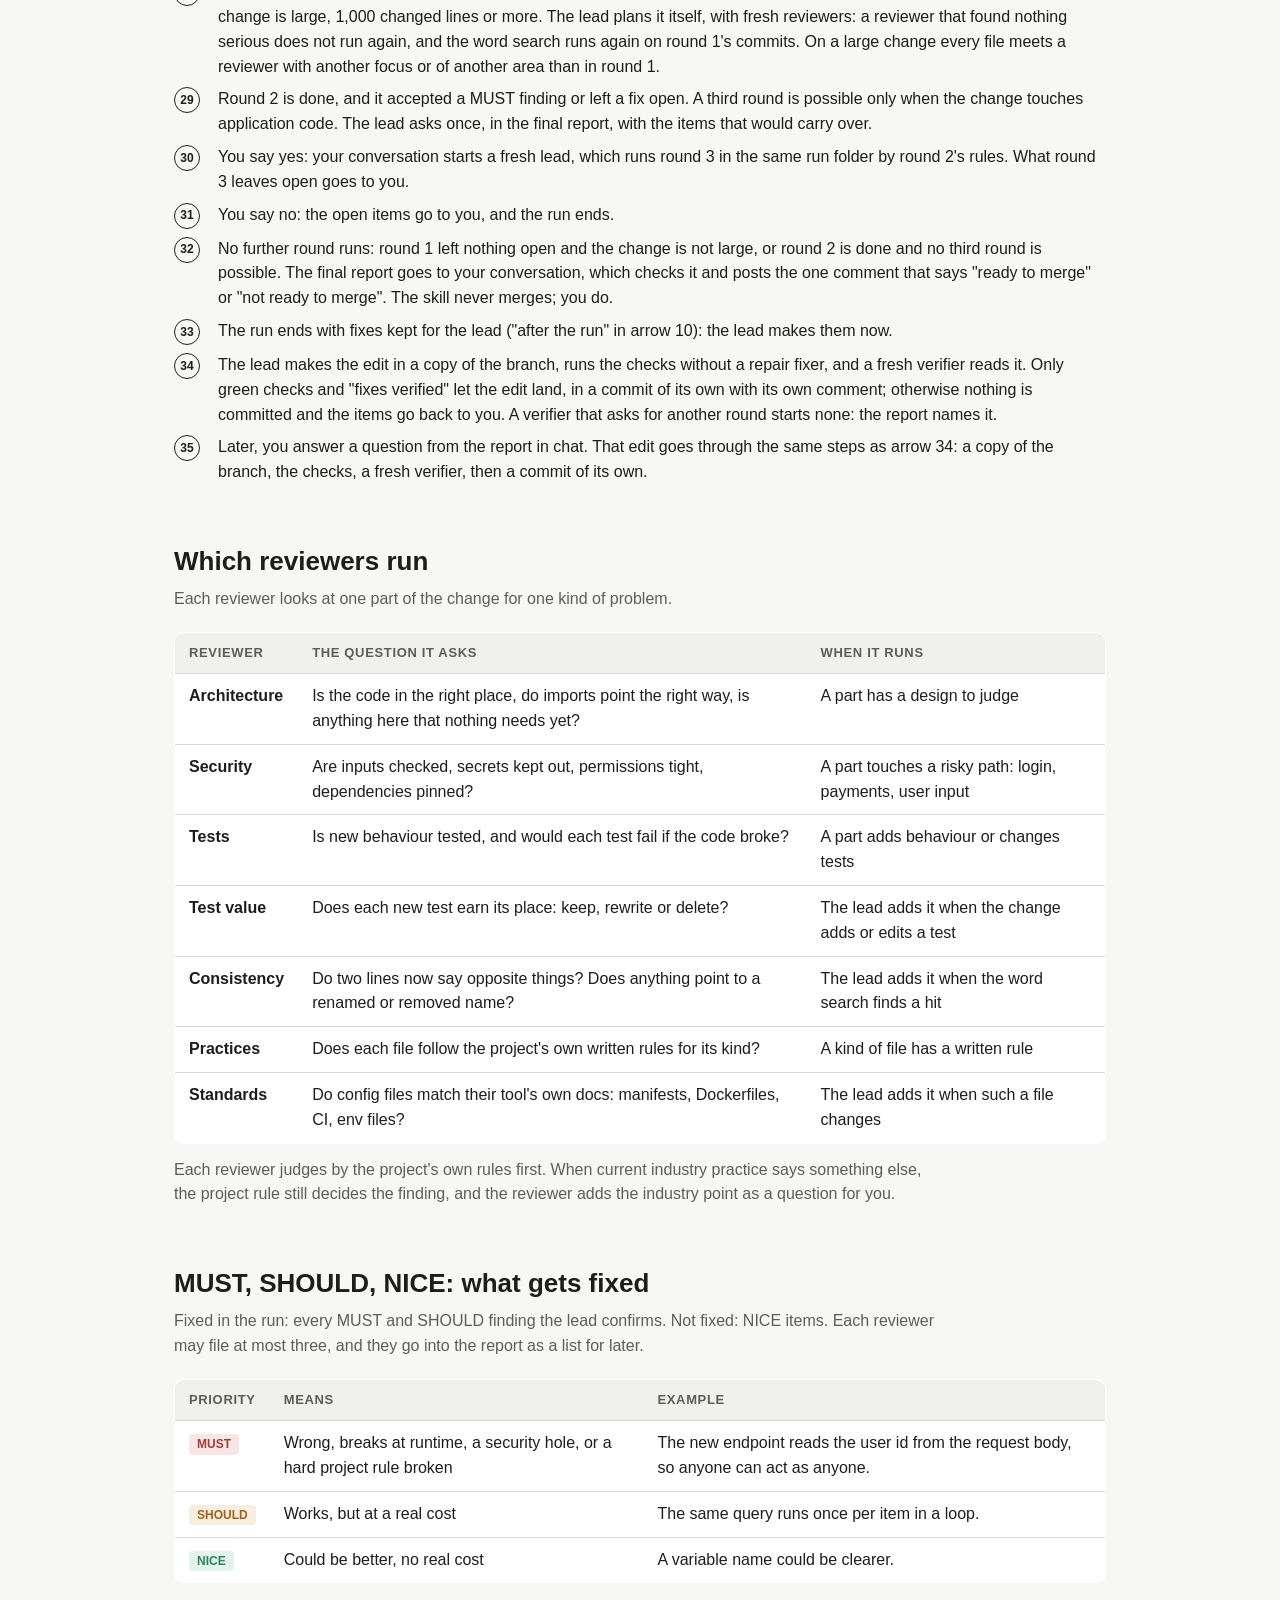
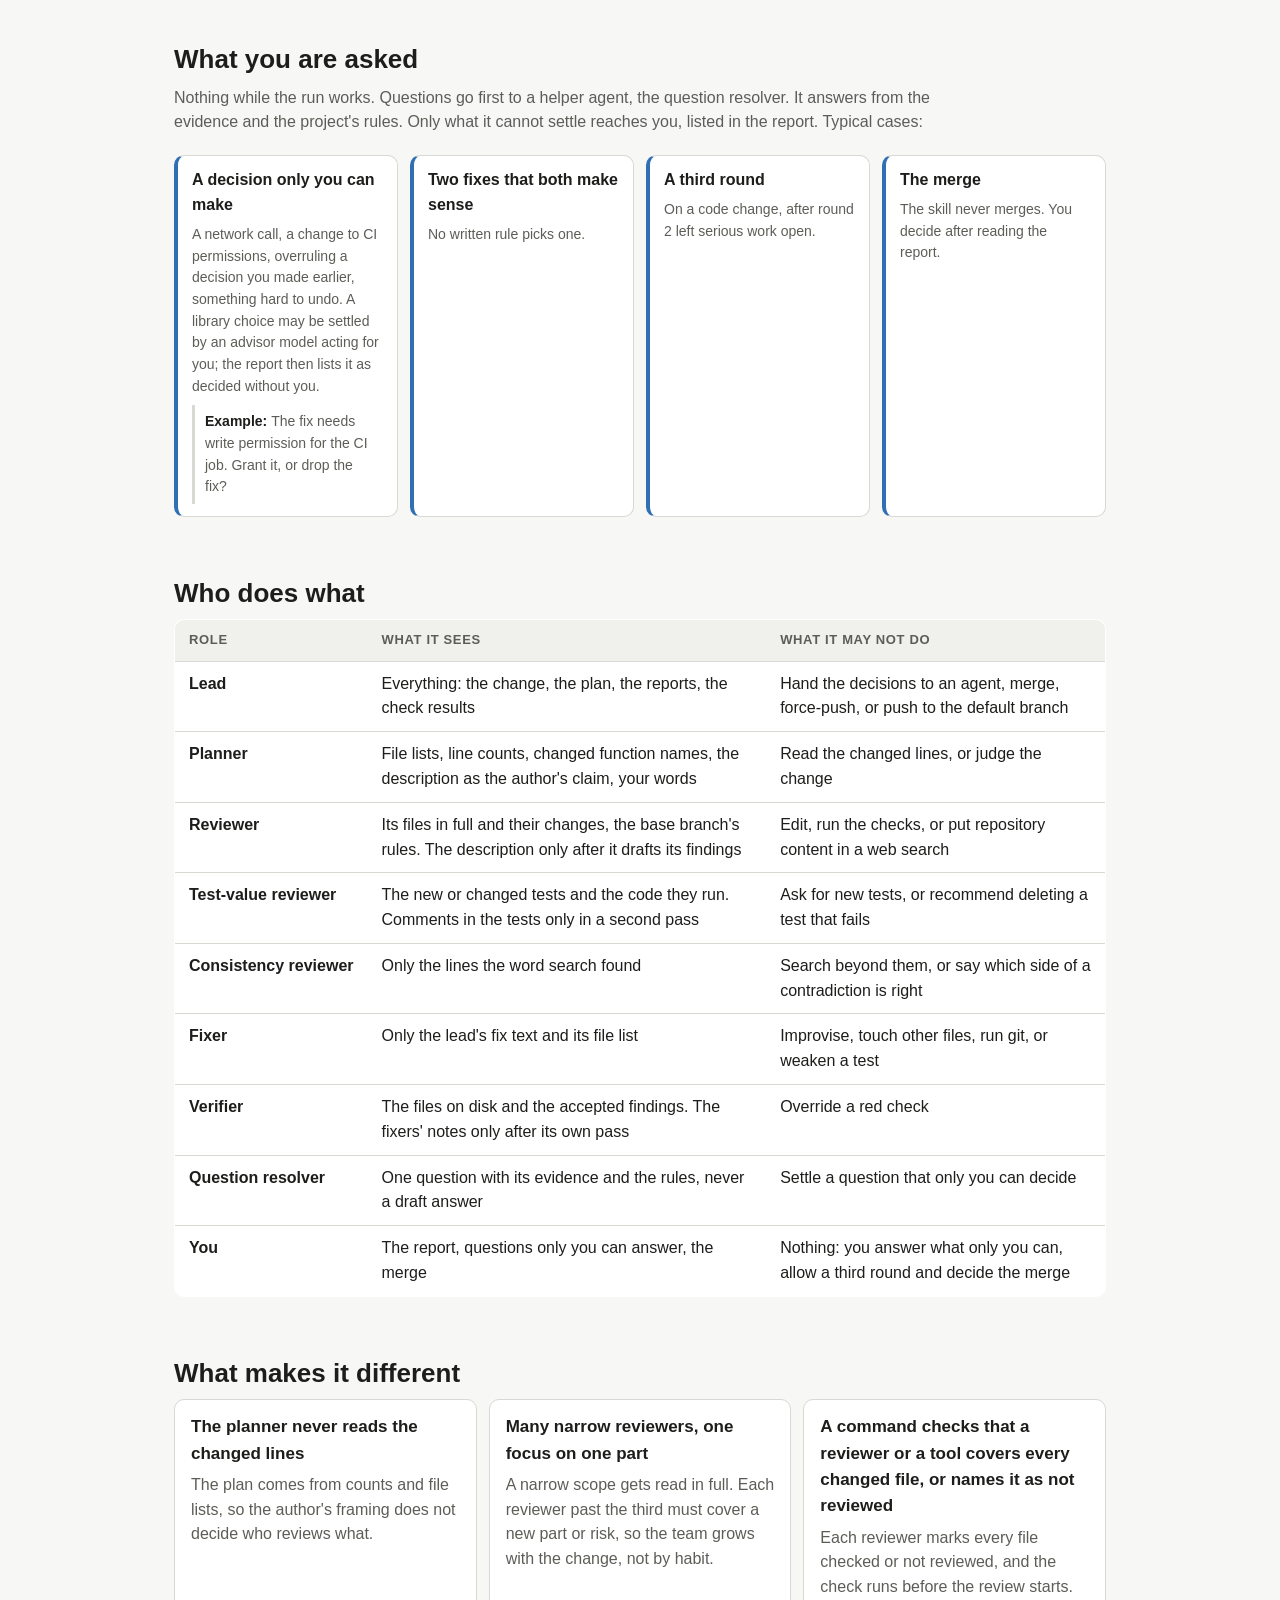
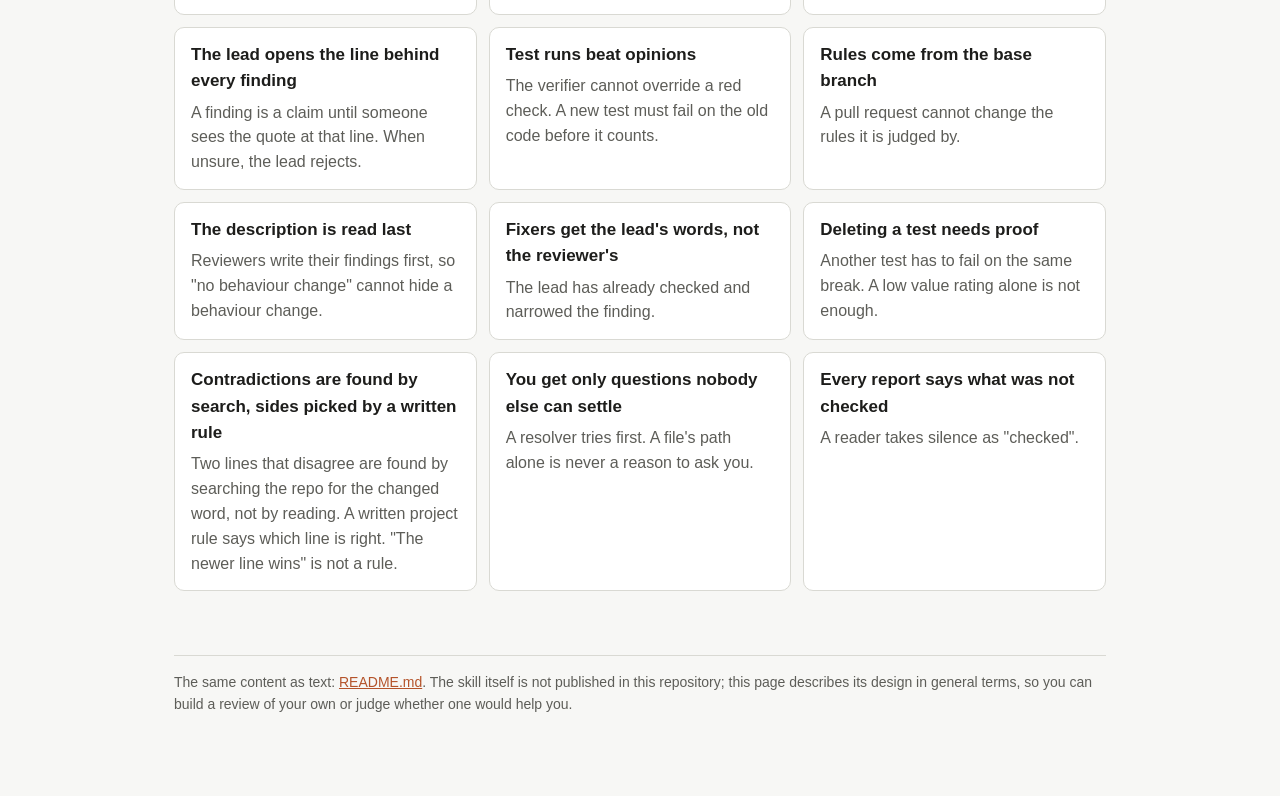
<file: skill-designs/pr-review-with-auto-fix/index.html>
<!doctype html>
<html lang="en">
<head>
<meta charset="utf-8">
<meta name="viewport" content="width=device-width, initial-scale=1">
<title>pr-review-with-auto-fix: how it works</title>
<link rel="stylesheet" href="../style.css">
</head>
<body>
<main>
  <a class="back" href="../index.html">&larr; All skill designs</a>
  <h1>pr-review-with-auto-fix</h1>
  <p class="tagline">Reviews your own pull request with a team of reviewers. Each takes one part of the change and one kind of problem. The skill checks every finding, fixes what holds up, and proves the fixes by running the project's checks.</p>
  <span class="command">/pr-review-with-auto-fix 42</span>

  <nav class="toc">
    <a href="#problem">The problem</a>
    <a href="#fit">When to use it</a>
    <a href="#run">How a run goes</a>
    <a href="#reviewers">Which reviewers run</a>
    <a href="#priorities">MUST, SHOULD, NICE</a>
    <a href="#asked">What you are asked</a>
    <a href="#roles">Who does what</a>
    <a href="#different">What makes it different</a>
  </nav>

  <section id="problem">
    <h2>The problem it solves</h2>
    <p class="lead">You ask Claude to review a pull request. You get twenty comments and cannot tell which are true. The skill is built against five ways such a review can go wrong.</p>
    <div class="pairs">
      <div class="pair">
        <div class="without"><span class="label">Usual AI review</span><b>Comments without proof.</b> "This can return null": nobody opened the line to check.</div>
        <div class="with"><span class="label">pr-review-with-auto-fix</span>The lead opens the cited line of every finding, keeps what holds up and rejects the rest.</div>
      </div>
      <div class="pair">
        <div class="without"><span class="label">Usual AI review</span><b>Files nobody read.</b> The reviewer got twenty files, read twelve, and the report does not say which eight it skipped.</div>
        <div class="with"><span class="label">pr-review-with-auto-fix</span>A command checks that a reviewer or a tool covers every changed file, or names it as not reviewed. For every file, a reviewer writes <code>checked</code> or <code>not reviewed</code>.</div>
      </div>
      <div class="pair">
        <div class="without"><span class="label">Usual AI review</span><b>The description steers the review.</b> The pull request says "small refactor, no behaviour change", and the reviewer believes it.</div>
        <div class="with"><span class="label">pr-review-with-auto-fix</span>The description is read last. Reviewers write their findings first.</div>
      </div>
      <div class="pair">
        <div class="without"><span class="label">Usual AI review</span><b>"Looks fixed" instead of a test run.</b> The fix is judged by reading, not by running the tests.</div>
        <div class="with"><span class="label">pr-review-with-auto-fix</span>The project's checks run. Each new test must also fail on the old code.</div>
      </div>
      <div class="pair">
        <div class="without"><span class="label">Usual AI review</span><b>"Clean" when it means "nothing found".</b> You cannot tell a careful review from a quick one.</div>
        <div class="with"><span class="label">pr-review-with-auto-fix</span>Every report lists what was not checked.</div>
      </div>
    </div>
  </section>

  <section id="fit">
    <h2>When to use it, and when not</h2>
    <div class="fit">
      <div class="yes">
        <h3>Use it for</h3>
        <ul>
          <li>Right after you open a pull request, before you ask a person to review it.</li>
          <li>A pull request that touches several areas or risky paths, where one reviewer would skim.</li>
          <li>A repository with written rules and checks you can run locally. The reviewers judge by those rules, and the fixes are proven by those checks.</li>
        </ul>
      </div>
      <div class="no">
        <h3>Not for</h3>
        <ul>
          <li>A one-line change.<span class="instead">Read it yourself. Even a run that finds nothing costs a planner, a reviewer and a full check run; a round with fixes adds fixers, a verifier and another check run.</span></li>
          <li>Someone else's pull request, a fork or a dependency bot.<span class="instead">Nothing yet: the skill stops. Code you do not own needs decisions first: what reviewers may search on the web, and whether to trust instruction files from the other branch.</span></li>
          <li>You want comments only, with no fixes.<span class="instead">A review that comments and changes nothing.</span></li>
          <li>You need the pull request written.<span class="instead">A skill that drafts the description, such as <a href="../../skills/pr/SKILL.md">pr</a> in this repository.</span></li>
          <li>A repository with no written rules and no runnable checks.<span class="instead">A plain review. Without rules the reviewers have nothing to judge by, and without checks nothing proves the fixes.</span></li>
        </ul>
      </div>
    </div>
  </section>

  <section id="run">
    <h2>How a run goes</h2>
    <p class="lead">You run <code>/pr-review-with-auto-fix 42</code>, or <code>/pr-review-with-auto-fix</code> alone for the open pull request of your current branch. Every review runs in the background through <a href="../delegate-task/index.html">delegate-task</a>, a skill that hands one task to a background agent and checks its report against git. That agent is the lead, and your own conversation checks the lead's report. The diagram follows the skill's own steps (1 to 10). Each box is coloured by who does the step, and each arrow has a number: the list under the diagram says what happens on it.</p>
    <div class="legend">
      <span class="chip you">You</span>
      <span class="chip main">Lead (the agent that runs the review)</span>
      <span class="chip agent">Agent, fresh context</span>
      <span class="chip check">Independent check</span>
      <span class="chip stop">Stop</span>
      <span class="chip" style="color: var(--accent)">Orange arrow: back into the loop</span>
    </div>
    <div class="diagram">
<svg viewBox="0 0 1100 1900" role="img" aria-labelledby="pr-title"><title id="pr-title">How a pr-review-with-auto-fix run goes, arrow by arrow</title>
<defs><marker id="pr-ah" viewBox="0 0 10 10" refX="9" refY="5" markerWidth="7" markerHeight="7" orient="auto-start-reverse"><path class="dg-arrow" d="M0,0 L10,5 L0,10 z"/></marker>
<marker id="pr-ahl" viewBox="0 0 10 10" refX="9" refY="5" markerWidth="7" markerHeight="7" orient="auto-start-reverse"><path class="dg-arrow loop" d="M0,0 L10,5 L0,10 z"/></marker></defs>
<path class="dg-edge " d="M510,84 L510,106" marker-end="url(#pr-ah)"/>
<path class="dg-edge " d="M330,150 L270,150" marker-end="url(#pr-ah)"/>
<path class="dg-edge " d="M510,194 L510,226" marker-end="url(#pr-ah)"/>
<path class="dg-edge " d="M510,290 L510,322" marker-end="url(#pr-ah)"/>
<path class="dg-edge " d="M510,386 L510,418" marker-end="url(#pr-ah)"/>
<path class="dg-edge " d="M510,482 L510,514" marker-end="url(#pr-ah)"/>
<path class="dg-edge " d="M510,578 L510,608" marker-end="url(#pr-ah)"/>
<path class="dg-edge loop" d="M330,648 L305,648 L305,562 L340,562" marker-end="url(#pr-ahl)"/>
<path class="dg-edge " d="M510,688 L510,718" marker-end="url(#pr-ah)"/>
<path class="dg-edge " d="M510,782 L510,816" marker-end="url(#pr-ah)"/>
<path class="dg-edge loop" d="M680,848 L720,848 L720,750 L680,750" marker-end="url(#pr-ahl)"/>
<path class="dg-edge " d="M340,848 L270,848" marker-start="url(#pr-ah)" marker-end="url(#pr-ah)"/>
<path class="dg-edge " d="M510,880 L510,908" marker-end="url(#pr-ah)"/>
<path class="dg-edge " d="M360,944 L150,944 L150,1294" marker-end="url(#pr-ah)"/>
<path class="dg-edge " d="M510,980 L510,1008" marker-end="url(#pr-ah)"/>
<path class="dg-edge " d="M660,1044 L1050,1044 L1050,1538 L680,1538" marker-end="url(#pr-ah)"/>
<path class="dg-edge " d="M510,1080 L510,1112" marker-end="url(#pr-ah)"/>
<path class="dg-edge " d="M510,1176 L510,1208" marker-end="url(#pr-ah)"/>
<path class="dg-edge " d="M510,1272 L510,1298" marker-end="url(#pr-ah)"/>
<path class="dg-edge " d="M660,1334 L790,1334" marker-end="url(#pr-ah)"/>
<path class="dg-edge loop" d="M905,1306 L905,1240 L680,1240" marker-end="url(#pr-ahl)"/>
<path class="dg-edge " d="M360,1334 L270,1334" marker-end="url(#pr-ah)"/>
<path class="dg-edge " d="M510,1370 L510,1406" marker-end="url(#pr-ah)"/>
<path class="dg-edge " d="M340,1438 L200,1438 L200,1374" marker-end="url(#pr-ah)"/>
<path class="dg-edge " d="M510,1470 L510,1502" marker-end="url(#pr-ah)"/>
<path class="dg-edge " d="M340,1538 L100,1538 L100,1374" marker-end="url(#pr-ah)"/>
<path class="dg-edge " d="M510,1574 L510,1604" marker-end="url(#pr-ah)"/>
<path class="dg-edge loop" d="M340,1644 L12,1644 L12,530 L340,530" marker-end="url(#pr-ahl)"/>
<path class="dg-edge " d="M680,1644 L790,1644" marker-end="url(#pr-ah)"/>
<path class="dg-edge loop" d="M1020,1624 L1080,1624 L1080,546 L680,546" marker-end="url(#pr-ahl)"/>
<path class="dg-edge " d="M905,1684 L905,1822 L680,1822" marker-end="url(#pr-ah)"/>
<path class="dg-edge " d="M510,1684 L510,1790" marker-end="url(#pr-ah)"/>
<path class="dg-edge " d="M420,1663 L420,1740 L270,1740" marker-end="url(#pr-ah)"/>
<path class="dg-edge " d="M150,1798 L150,1822 L340,1822" marker-end="url(#pr-ah)"/>
<path class="dg-edge dash" d="M440,1854 L440,1878 L60,1878 L60,1798" marker-end="url(#pr-ah)"/>
<g class="dg-node you"><rect x="340" y="20" width="340" height="64" rx="9"/><text class="dg-title" x="510.0" y="41">You start the review</text><text class="dg-sub" x="510.0" y="57">/pr-review-with-auto-fix 42 starts the lead:</text><text class="dg-sub" x="510.0" y="73">an agent that runs the review in the background</text></g>
<g class="dg-node main"><polygon points="510.0,106 690,150.0 510.0,194 330,150.0"/><text class="dg-title" x="510.0" y="139">Can the review start?</text><text class="dg-sub" x="510.0" y="155">yours, open, base branch merged in,</text><text class="dg-sub" x="510.0" y="171">no hidden characters?</text></g>
<g class="dg-node stop"><rect x="30" y="124" width="240" height="52" rx="9"/><text class="dg-title" x="150.0" y="147">Stop · told in chat</text><text class="dg-sub" x="150.0" y="163">nothing reviewed or posted</text></g>
<g class="dg-node main"><rect x="340" y="226" width="340" height="64" rx="9"/><text class="dg-title" x="510.0" y="247">Copy the branch, first check run · step 1</text><text class="dg-sub" x="510.0" y="263">work in a separate copy; run the checks</text><text class="dg-sub" x="510.0" y="279">once to see what fails before the review</text></g>
<g class="dg-node main"><rect x="340" y="322" width="340" height="64" rx="9"/><text class="dg-title" x="510.0" y="343">Count the change by commands · step 2</text><text class="dg-sub" x="510.0" y="359">changed files, lines, functions; search the</text><text class="dg-sub" x="510.0" y="375">repo for each renamed or removed word</text></g>
<g class="dg-node agent"><rect x="340" y="418" width="340" height="64" rx="9"/><text class="dg-title" x="510.0" y="439">Planner</text><text class="dg-sub" x="510.0" y="455">cuts the change into areas and picks</text><text class="dg-sub" x="510.0" y="471">1–10 reviewers; never sees the changed lines</text></g>
<g class="dg-node main"><rect x="340" y="514" width="340" height="64" rx="9"/><text class="dg-title" x="510.0" y="535">Lead checks the plan</text><text class="dg-sub" x="510.0" y="551">may add reviewers for tests, config files and</text><text class="dg-sub" x="510.0" y="567">leftover old names; plans later rounds itself</text></g>
<g class="dg-node main"><polygon points="510.0,608 690,648.0 510.0,688 330,648.0"/><text class="dg-title" x="510.0" y="645">Does every changed file have</text><text class="dg-sub" x="510.0" y="661">someone who checks it?</text></g>
<g class="dg-node agent"><rect x="340" y="718" width="340" height="64" rx="9"/><text class="dg-title" x="510.0" y="739">Reviewers · step 3</text><text class="dg-sub" x="510.0" y="755">1–10, in batches, one focus each; every file</text><text class="dg-sub" x="510.0" y="771">marked checked or not reviewed</text></g>
<g class="dg-node main"><rect x="340" y="816" width="340" height="64" rx="9"/><text class="dg-title" x="510.0" y="837">The lead decides each finding · step 4</text><text class="dg-sub" x="510.0" y="853">opens the cited line, then: fix it, reject it</text><text class="dg-sub" x="510.0" y="869">with a reason, note it, or ask you</text></g>
<g class="dg-node agent"><rect x="30" y="808" width="240" height="80" rx="9"/><text class="dg-title" x="150.0" y="829">Question resolver</text><text class="dg-sub" x="150.0" y="845">a fresh agent answers what it can;</text><text class="dg-sub" x="150.0" y="861">a second model may settle a library</text><text class="dg-sub" x="150.0" y="877">choice; the rest wait in the report</text></g>
<g class="dg-node main"><polygon points="510.0,908 660,944.0 510.0,980 360,944.0"/><text class="dg-title" x="510.0" y="941">Must the run stop here?</text><text class="dg-sub" x="510.0" y="957">1–3 signs set in the plan</text></g>
<g class="dg-node main"><polygon points="510.0,1008 660,1044.0 510.0,1080 360,1044.0"/><text class="dg-title" x="510.0" y="1049">Any fix accepted?</text></g>
<g class="dg-node agent"><rect x="340" y="1112" width="340" height="64" rx="9"/><text class="dg-title" x="510.0" y="1133">Fixers · step 5</text><text class="dg-sub" x="510.0" y="1149">1–4 agents edit the files; a fix that</text><text class="dg-sub" x="510.0" y="1165">changes behaviour gets a failing test first</text></g>
<g class="dg-node check"><rect x="340" y="1208" width="340" height="64" rx="9"/><text class="dg-title" x="510.0" y="1229">Checks · step 6</text><text class="dg-sub" x="510.0" y="1245">the CI steps; each new test must</text><text class="dg-sub" x="510.0" y="1261">also fail on the old code</text></g>
<g class="dg-node main"><polygon points="510.0,1298 660,1334.0 510.0,1370 360,1334.0"/><text class="dg-title" x="510.0" y="1339">Checks green?</text></g>
<g class="dg-node agent"><rect x="790" y="1306" width="230" height="56" rx="9"/><text class="dg-title" x="905.0" y="1331">Repair fixer</text><text class="dg-sub" x="905.0" y="1347">one, with the red check&#x27;s output</text></g>
<g class="dg-node stop"><rect x="30" y="1294" width="240" height="80" rx="9"/><text class="dg-title" x="150.0" y="1315">Stop · comment posted</text><text class="dg-sub" x="150.0" y="1331">the comment says why; the copy</text><text class="dg-sub" x="150.0" y="1347">of the branch usually stays</text><text class="dg-sub" x="150.0" y="1363">for you to look at</text></g>
<g class="dg-node check"><rect x="340" y="1406" width="340" height="64" rx="9"/><text class="dg-title" x="510.0" y="1427">Verifier · step 7</text><text class="dg-sub" x="510.0" y="1443">a fresh agent: is each fix real?</text><text class="dg-sub" x="510.0" y="1459">did anything break?</text></g>
<g class="dg-node main"><rect x="340" y="1502" width="340" height="72" rx="9"/><text class="dg-title" x="510.0" y="1527">Commit and push · step 8</text><text class="dg-sub" x="510.0" y="1543">undo what was not fixed, commit, push;</text><text class="dg-sub" x="510.0" y="1559">one comment, with what was not checked</text></g>
<g class="dg-node main"><polygon points="510.0,1604 680,1644.0 510.0,1684 340,1644.0"/><text class="dg-title" x="510.0" y="1649">Another round? · step 9</text></g>
<g class="dg-node you"><rect x="790" y="1604" width="230" height="80" rx="9"/><text class="dg-title" x="905.0" y="1625">You: a third round?</text><text class="dg-sub" x="905.0" y="1641">only when app code changed;</text><text class="dg-sub" x="905.0" y="1657">asked in the report; a yes starts</text><text class="dg-sub" x="905.0" y="1673">a fresh lead</text></g>
<g class="dg-node main"><rect x="30" y="1718" width="240" height="80" rx="9"/><text class="dg-title" x="150.0" y="1739">After the run · step 10</text><text class="dg-sub" x="150.0" y="1755">the lead&#x27;s own fixes to CI, settings</text><text class="dg-sub" x="150.0" y="1771">and instruction files, or your later</text><text class="dg-sub" x="150.0" y="1787">answers: checked, then committed</text></g>
<g class="dg-node done"><rect x="340" y="1790" width="340" height="64" rx="9"/><text class="dg-title" x="510.0" y="1811">Final report</text><text class="dg-sub" x="510.0" y="1827">your conversation checks it and says</text><text class="dg-sub" x="510.0" y="1843">ready or not ready to merge; you merge</text></g>
<g class="dg-badge"><circle cx="510" cy="95" r="10"/><text x="510" y="95">1</text></g>
<text class="dg-label" x="282" y="178">no</text>
<g class="dg-badge"><circle cx="300" cy="150" r="10"/><text x="300" y="150">2</text></g>
<text class="dg-label" x="526" y="215">yes</text>
<g class="dg-badge"><circle cx="510" cy="210" r="10"/><text x="510" y="210">3</text></g>
<g class="dg-badge"><circle cx="510" cy="306" r="10"/><text x="510" y="306">4</text></g>
<g class="dg-badge"><circle cx="510" cy="402" r="10"/><text x="510" y="402">5</text></g>
<g class="dg-badge"><circle cx="510" cy="498" r="10"/><text x="510" y="498">6</text></g>
<g class="dg-badge"><circle cx="510" cy="593" r="10"/><text x="510" y="593">7</text></g>
<text class="dg-label" x="140" y="672">no: hand the file to a reviewer</text>
<g class="dg-badge"><circle cx="305" cy="605" r="10"/><text x="305" y="605">8</text></g>
<text class="dg-label" x="526" y="708">yes</text>
<g class="dg-badge"><circle cx="510" cy="703" r="10"/><text x="510" y="703">9</text></g>
<g class="dg-badge"><circle cx="510" cy="799" r="10"/><text x="510" y="799">10</text></g>
<text class="dg-label" x="740" y="804">a file no reviewer checked</text>
<g class="dg-badge"><circle cx="720" cy="799" r="10"/><text x="720" y="799">11</text></g>
<g class="dg-badge"><circle cx="305" cy="848" r="10"/><text x="305" y="848">12</text></g>
<g class="dg-badge"><circle cx="510" cy="894" r="10"/><text x="510" y="894">13</text></g>
<text class="dg-label" x="318" y="934">yes</text>
<g class="dg-badge"><circle cx="150" cy="1120" r="10"/><text x="150" y="1120">14</text></g>
<text class="dg-label" x="526" y="999">no</text>
<g class="dg-badge"><circle cx="510" cy="994" r="10"/><text x="510" y="994">15</text></g>
<text class="dg-label" x="690" y="1034">no: a comment only, no commit</text>
<g class="dg-badge"><circle cx="1050" cy="1190" r="10"/><text x="1050" y="1190">16</text></g>
<text class="dg-label" x="526" y="1101">yes</text>
<g class="dg-badge"><circle cx="510" cy="1096" r="10"/><text x="510" y="1096">17</text></g>
<g class="dg-badge"><circle cx="510" cy="1192" r="10"/><text x="510" y="1192">18</text></g>
<g class="dg-badge"><circle cx="510" cy="1285" r="10"/><text x="510" y="1285">19</text></g>
<text class="dg-label" x="668" y="1324">red once</text>
<g class="dg-badge"><circle cx="762" cy="1334" r="10"/><text x="762" y="1334">20</text></g>
<g class="dg-badge"><circle cx="905" cy="1274" r="10"/><text x="905" y="1274">21</text></g>
<text class="dg-label" x="280" y="1320">red again</text>
<g class="dg-badge"><circle cx="315" cy="1334" r="10"/><text x="315" y="1334">22</text></g>
<text class="dg-label" x="526" y="1393">green</text>
<g class="dg-badge"><circle cx="510" cy="1388" r="10"/><text x="510" y="1388">23</text></g>
<text class="dg-label" x="120" y="1458">verifier fails, or checks red</text>
<g class="dg-badge"><circle cx="270" cy="1438" r="10"/><text x="270" y="1438">24</text></g>
<g class="dg-badge"><circle cx="510" cy="1486" r="10"/><text x="510" y="1486">25</text></g>
<text class="dg-label" x="108" y="1558">an unplanned file, or the push fails</text>
<g class="dg-badge"><circle cx="100" cy="1470" r="10"/><text x="100" y="1470">26</text></g>
<g class="dg-badge"><circle cx="510" cy="1589" r="10"/><text x="510" y="1589">27</text></g>
<text class="dg-label" x="40" y="1634">yes: round 2</text>
<g class="dg-badge"><circle cx="12" cy="1100" r="10"/><text x="12" y="1100">28</text></g>
<text class="dg-label" x="690" y="1699">after round 2, with a MUST fixed</text>
<g class="dg-badge"><circle cx="735" cy="1644" r="10"/><text x="735" y="1644">29</text></g>
<text class="dg-label" x="700" y="538">yes: a fresh lead runs round 3</text>
<g class="dg-badge"><circle cx="1080" cy="800" r="10"/><text x="1080" y="800">30</text></g>
<text class="dg-label" x="918" y="1768">no: open items go to you</text>
<g class="dg-badge"><circle cx="905" cy="1744" r="10"/><text x="905" y="1744">31</text></g>
<text class="dg-label" x="526" y="1741">no</text>
<g class="dg-badge"><circle cx="510" cy="1736" r="10"/><text x="510" y="1736">32</text></g>
<text class="dg-label" x="282" y="1760">no, but some fixes wait for the lead</text>
<g class="dg-badge"><circle cx="420" cy="1702" r="10"/><text x="420" y="1702">33</text></g>
<text class="dg-label" x="160" y="1848">done, or handed back to you</text>
<g class="dg-badge"><circle cx="245" cy="1822" r="10"/><text x="245" y="1822">34</text></g>
<text class="dg-label" x="452" y="1882">later: you answer a question</text>
<g class="dg-badge"><circle cx="250" cy="1878" r="10"/><text x="250" y="1878">35</text></g>
<text class="dg-label" x="120" y="1474">after step 8's undo</text>
<text class="dg-label" x="690" y="1715">or a fix still open</text>
</svg>
    </div>
<div class="arrows">
<h3>Start</h3><ol>
<li value="1"><span class="n">1</span><span>You start the run. Before anything is spawned, the lead checks that the pull request is yours, open and not from a fork, that the git identity is set, that Claude Code is new enough, that no copy of the branch is left from an earlier run, that the base branch is already merged into the pull request, and that the diff holds no hidden Unicode characters.</span></li>
<li value="2"><span class="n">2</span><span>A check fails, for example the pull request comes from a fork: the run stops and the lead says why in chat. Nothing is reviewed and no comment is posted. When the only problem is that the base branch is not merged into the pull request yet, your conversation brings it in and starts a fresh lead.</span></li>
<li value="3"><span class="n">3</span><span>All checks pass. The lead works in a separate copy of the branch, never in your own folder. It saves the pull request's description and, when the change does something you asked for in chat, your words, so the review can measure the change against them. Then it runs the project's checks once, so it knows which ones already failed before the review.</span></li>
</ol>
<h3>Plan the review</h3><ol>
<li value="4"><span class="n">4</span><span>Commands, not judgment, count the change: the changed files, the lines per file, and the function each change sits in. When the change renames or removes a word, a path or a rule, a search lists every line in the repository that still names it, for example every doc that still names a renamed setting.</span></li>
<li value="5"><span class="n">5</span><span>The planner gets the lists, the counts, the description as the author's claim and your words, never the changed lines. Often the conversation that runs the review also wrote the change, and a model goes easier on its own work, so who reviews what is decided by an agent that has not seen the lead's reading of it. The planner cuts the change into areas, marks the risky ones (code that takes input from outside, such as an API route, settings, a migration, CI) and picks 1–10 reviewers: one for a small change of one area, more as areas and lines grow. A planner that fails twice is replaced by the lead, which plans by the same rules.</span></li>
<li value="6"><span class="n">6</span><span>The lead has read the diff and the planner has not, so it may add to the plan, never remove. It adds a reviewer that judges whether each new or changed test is worth keeping, when a test changed; a reviewer that checks config files (a Dockerfile, a CI workflow, the dependency list) against the tool's own documentation; a reviewer that reads every line the search of arrow 4 found and says which ones now contradict the change; and one reviewer for a risk only the diff shows, such as a secret in a settings file. It also writes findings of its own: a changed file that no claim of the description explains, a package nothing uses, a feature or job the change takes on that you did not ask for.</span></li>
<li value="7"><span class="n">7</span><span>Before any reviewer starts, a shell command makes sure that no changed file is left unread. It compares the list of changed files with the plan. Each file must be handled in one of three ways. Usually a reviewer has the file in its list and reads it in full. A file that a tool writes and a tool checks, such as the lock file of the dependencies, is left to that check: the install step in CI fails when the lock file is wrong, so no reviewer reads it. A file that no reviewer can read, such as an image or a large data file, goes into the report as "not reviewed", with a question for you: does this file belong in the repository?</span></li>
<li value="8"><span class="n">8</span><span>The command finds a file that none of the three handles. The lead adds it to the list of the reviewer whose part of the change is closest, and runs the command again.</span></li>
<li value="9"><span class="n">9</span><span>Every changed file is handled, and the reviewers start. One to ten run, in batches, because the lead may run only a set number of agents at once. Each runs in a fresh context, read-only, with one focus on one part, for example security on the login code. Each reads its files in full against the project's rules as they stand on the base branch, so the pull request cannot loosen the rules it is judged by. For every file it writes <code>checked</code> or <code>not reviewed</code>. A reviewer that cannot start, because the limit on agents running at once is reached, is listed as not run, and its files as not reviewed.</span></li>
</ol>
<h3>Review and triage</h3><ol>
<li value="10"><span class="n">10</span><span>The findings go to the lead, and the lead alone decides them. Each finding has a severity: MUST (wrong, breaks at runtime, a security hole or a broken hard rule), SHOULD (works, but at a real cost) or NICE (clarity or style only). The lead opens the cited line of every MUST and SHOULD finding and checks the quote, the rule and how the code would fail. Each finding gets one decision: accept (a fixer applies it), push back (reject it with a reason; the default when unsure), backlog (a NICE item, written down but not tracked after the run), ask you, or "after the run" (a fix with one right form in a CI file, a settings file or an instruction file, which no fixer may touch and the lead makes at the end). Deleting a test needs proof: the lead breaks the code on purpose, and another test must fail.</span></li>
<li value="11"><span class="n">11</span><span>Before the lead decides any finding, it compares each reviewer's file marks with the files it gave that reviewer. A file with no <code>checked</code> line gets one more reviewer with the same focus, which reads only those files, once. A file that is still unchecked goes into the report as not reviewed. The skill's premise: a reviewer given too many files skims some of them and does not say which.</span></li>
<li value="12"><span class="n">12</span><span>Before a question is left for you, it goes to the question resolver, a fresh agent that gets the question and its evidence, never the lead's draft answer. It may settle a choice between two fixes that both make sense. What it cannot settle goes to the advisor, a second model that may decide in your place in a few cases, for example a library choice when it names a source. Some kinds always wait for you in the report, with the resolver's answer beside them: a network call, a CI permission, overruling a decision you made.</span></li>
<li value="13"><span class="n">13</span><span>With every finding decided, the lead checks the stop signs it wrote into the plan: one to three things that, seen in the round, mean "stop and tell you".</span></li>
<li value="14"><span class="n">14</span><span>A stop sign fires, for example "the change turns off a security check": the lead posts the whole decisions table as the round's comment, and no fixer runs. The copy of the branch is removed when it holds no change, otherwise it stays for you. After you answer, a new run starts at round 1.</span></li>
<li value="15"><span class="n">15</span><span>No stop sign fired.</span></li>
</ol>
<h3>Fix and prove</h3><ol>
<li value="16"><span class="n">16</span><span>Nothing was accepted: the round goes straight to its comment, with no fixer, no verifier and no commit.</span></li>
<li value="17"><span class="n">17</span><span>The accepted fixes are split by file into one to four groups, no file in two groups. Each fixer gets the lead's own description of its fixes, not the reviewer's finding, and changes only its files. When a fix changes behaviour, the fixer writes the test first and sees it fail. A fix it cannot apply as written comes back and becomes a push back or a question for you.</span></li>
<li value="18"><span class="n">18</span><span>The fixers are done; they never touch git.</span></li>
<li value="19"><span class="n">19</span><span>The lead runs the project's CI steps in their order, plus the slower suites that CI skips on pull requests when the change touches what they test. Each new test for a changed behaviour also runs against the old code in a scratch copy and must fail there. A test that passes there proves nothing: its fix goes back to the lead's decisions in the next round (after the last round, to you). A new test for behaviour the code already had must fail on a small break the lead names; if it does not, its fix is undone and goes the same way.</span></li>
<li value="20"><span class="n">20</span><span>A check is red that was green at the start: one repair fixer gets the check's output and only the files it names. It is one of the four fixers a round may use.</span></li>
<li value="21"><span class="n">21</span><span>The checks run again.</span></li>
<li value="22"><span class="n">22</span><span>Red again, all four fixers already used, or a check fires a stop sign: the run stops before the verifier. Nothing is committed, the comment says which check failed and why, and the copy of the branch stays for you.</span></li>
<li value="23"><span class="n">23</span><span>All green, or red only where a check was already red at the start. A fresh verifier reads the files on disk, not the fixers' notes, and rates each fix: fixed, partly fixed or not fixed. It also lists regressions (something broke) and slips (small leftovers that break nothing, such as a wording or a blank line; they are named in the comment and not fixed). Its verdict never overrides a red check.</span></li>
</ol>
<h3>Verify and land</h3><ol>
<li value="24"><span class="n">24</span><span>The verifier errors or returns a broken report, or a check turns red after the lead undoes a fix (the undo of arrow 25): the run stops before the commit. No repair fixer runs here, because its edit would land unread.</span></li>
<li value="25"><span class="n">25</span><span>The lead undoes every fix rated "not fixed" and every regression, then runs the checks again. Partly fixed and not fixed items and the regressions go to the next round (after the last round, to you). Then it checks that every changed file belongs to an accepted fix, checks the git identity, stages file by file, scans for personal data and secrets, commits, pushes to the pull request's branch and posts one comment. The comment never says "clean": its verdict is "fixes verified" or "fixes not verified", and it lists what was not checked.</span></li>
<li value="26"><span class="n">26</span><span>Something blocks the commit or the push: a changed file that belongs to no accepted fix, a pull request that is no longer open, a branch someone else moved, or a rejected push. A round that moves code between folders commits that move on its own, and a check that fails on that commit alone also blocks the push. The run stops, and the comment says the push did not land.</span></li>
<li value="27"><span class="n">27</span><span>The comment is posted. The lead decides whether another round runs.</span></li>
</ol>
<h3>Next round or stop</h3><ol>
<li value="28"><span class="n">28</span><span>Round 2 runs in three cases: round 1 left a fix partly done, not done or broken; the verifier asks for another round; or the change is large, 1,000 changed lines or more. The lead plans it itself, with fresh reviewers: a reviewer that found nothing serious does not run again, and the word search runs again on round 1's commits. On a large change every file meets a reviewer with another focus or of another area than in round 1.</span></li>
<li value="29"><span class="n">29</span><span>Round 2 is done, and it accepted a MUST finding or left a fix open. A third round is possible only when the change touches application code. The lead asks once, in the final report, with the items that would carry over.</span></li>
<li value="30"><span class="n">30</span><span>You say yes: your conversation starts a fresh lead, which runs round 3 in the same run folder by round 2's rules. What round 3 leaves open goes to you.</span></li>
<li value="31"><span class="n">31</span><span>You say no: the open items go to you, and the run ends.</span></li>
<li value="32"><span class="n">32</span><span>No further round runs: round 1 left nothing open and the change is not large, or round 2 is done and no third round is possible. The final report goes to your conversation, which checks it and posts the one comment that says "ready to merge" or "not ready to merge". The skill never merges; you do.</span></li>
<li value="33"><span class="n">33</span><span>The run ends with fixes kept for the lead ("after the run" in arrow 10): the lead makes them now.</span></li>
<li value="34"><span class="n">34</span><span>The lead makes the edit in a copy of the branch, runs the checks without a repair fixer, and a fresh verifier reads it. Only green checks and "fixes verified" let the edit land, in a commit of its own with its own comment; otherwise nothing is committed and the items go back to you. A verifier that asks for another round starts none: the report names it.</span></li>
<li value="35"><span class="n">35</span><span>Later, you answer a question from the report in chat. That edit goes through the same steps as arrow 34: a copy of the branch, the checks, a fresh verifier, then a commit of its own.</span></li>
</ol>
</div>
</section>

  <section id="reviewers">
    <h2>Which reviewers run</h2>
    <p class="lead">Each reviewer looks at one part of the change for one kind of problem.</p>
    <table>
      <thead><tr><th>Reviewer</th><th>The question it asks</th><th>When it runs</th></tr></thead>
      <tbody>
        <tr><td>Architecture</td><td>Is the code in the right place, do imports point the right way, is anything here that nothing needs yet?</td><td>A part has a design to judge</td></tr>
        <tr><td>Security</td><td>Are inputs checked, secrets kept out, permissions tight, dependencies pinned?</td><td>A part touches a risky path: login, payments, user input</td></tr>
        <tr><td>Tests</td><td>Is new behaviour tested, and would each test fail if the code broke?</td><td>A part adds behaviour or changes tests</td></tr>
        <tr><td>Test value</td><td>Does each new test earn its place: keep, rewrite or delete?</td><td>The lead adds it when the change adds or edits a test</td></tr>
        <tr><td>Consistency</td><td>Do two lines now say opposite things? Does anything point to a renamed or removed name?</td><td>The lead adds it when the word search finds a hit</td></tr>
        <tr><td>Practices</td><td>Does each file follow the project's own written rules for its kind?</td><td>A kind of file has a written rule</td></tr>
        <tr><td>Standards</td><td>Do config files match their tool's own docs: manifests, Dockerfiles, CI, env files?</td><td>The lead adds it when such a file changes</td></tr>
      </tbody>
    </table>
    <p class="lead" style="margin-top: 14px">Each reviewer judges by the project's own rules first. When current industry practice says something else, the project rule still decides the finding, and the reviewer adds the industry point as a question for you.</p>
  </section>

  <section id="priorities">
    <h2>MUST, SHOULD, NICE: what gets fixed</h2>
    <p class="lead">Fixed in the run: every MUST and SHOULD finding the lead confirms. Not fixed: NICE items. Each reviewer may file at most three, and they go into the report as a list for later.</p>
    <table>
      <thead><tr><th>Priority</th><th>Means</th><th>Example</th></tr></thead>
      <tbody>
        <tr><td><span class="prio must">MUST</span></td><td>Wrong, breaks at runtime, a security hole, or a hard project rule broken</td><td>The new endpoint reads the user id from the request body, so anyone can act as anyone.</td></tr>
        <tr><td><span class="prio should">SHOULD</span></td><td>Works, but at a real cost</td><td>The same query runs once per item in a loop.</td></tr>
        <tr><td><span class="prio nice">NICE</span></td><td>Could be better, no real cost</td><td>A variable name could be clearer.</td></tr>
      </tbody>
    </table>
  </section>

  <section id="asked">
    <h2>What you are asked</h2>
    <p class="lead">Nothing while the run works. Questions go first to a helper agent, the question resolver. It answers from the evidence and the project's rules. Only what it cannot settle reaches you, listed in the report. Typical cases:</p>
    <div class="branches">
      <div class="branch ask"><div class="then">A decision only you can make</div><p>A network call, a change to CI permissions, overruling a decision you made earlier, something hard to undo. A library choice may be settled by an advisor model acting for you; the report then lists it as decided without you.</p><div class="example">The fix needs write permission for the CI job. Grant it, or drop the fix?</div></div>
      <div class="branch ask"><div class="then">Two fixes that both make sense</div><p>No written rule picks one.</p></div>
      <div class="branch ask"><div class="then">A third round</div><p>On a code change, after round 2 left serious work open.</p></div>
      <div class="branch ask"><div class="then">The merge</div><p>The skill never merges. You decide after reading the report.</p></div>
    </div>
  </section>

  <section id="roles">
    <h2>Who does what</h2>
    <table>
      <thead><tr><th>Role</th><th>What it sees</th><th>What it may not do</th></tr></thead>
      <tbody>
        <tr><td>Lead</td><td>Everything: the change, the plan, the reports, the check results</td><td>Hand the decisions to an agent, merge, force-push, or push to the default branch</td></tr>
        <tr><td>Planner</td><td>File lists, line counts, changed function names, the description as the author's claim, your words</td><td>Read the changed lines, or judge the change</td></tr>
        <tr><td>Reviewer</td><td>Its files in full and their changes, the base branch's rules. The description only after it drafts its findings</td><td>Edit, run the checks, or put repository content in a web search</td></tr>
        <tr><td>Test-value reviewer</td><td>The new or changed tests and the code they run. Comments in the tests only in a second pass</td><td>Ask for new tests, or recommend deleting a test that fails</td></tr>
        <tr><td>Consistency reviewer</td><td>Only the lines the word search found</td><td>Search beyond them, or say which side of a contradiction is right</td></tr>
        <tr><td>Fixer</td><td>Only the lead's fix text and its file list</td><td>Improvise, touch other files, run git, or weaken a test</td></tr>
        <tr><td>Verifier</td><td>The files on disk and the accepted findings. The fixers' notes only after its own pass</td><td>Override a red check</td></tr>
        <tr><td>Question resolver</td><td>One question with its evidence and the rules, never a draft answer</td><td>Settle a question that only you can decide</td></tr>
        <tr><td>You</td><td>The report, questions only you can answer, the merge</td><td>Nothing: you answer what only you can, allow a third round and decide the merge</td></tr>
      </tbody>
    </table>
  </section>

  <section id="different">
    <h2>What makes it different</h2>
    <div class="choices">
      <div class="choice"><h3>The planner never reads the changed lines</h3><p>The plan comes from counts and file lists, so the author's framing does not decide who reviews what.</p></div>
      <div class="choice"><h3>Many narrow reviewers, one focus on one part</h3><p>A narrow scope gets read in full. Each reviewer past the third must cover a new part or risk, so the team grows with the change, not by habit.</p></div>
      <div class="choice"><h3>A command checks that a reviewer or a tool covers every changed file, or names it as not reviewed</h3><p>Each reviewer marks every file checked or not reviewed, and the check runs before the review starts.</p></div>
      <div class="choice"><h3>The lead opens the line behind every finding</h3><p>A finding is a claim until someone sees the quote at that line. When unsure, the lead rejects.</p></div>
      <div class="choice"><h3>Test runs beat opinions</h3><p>The verifier cannot override a red check. A new test must fail on the old code before it counts.</p></div>
      <div class="choice"><h3>Rules come from the base branch</h3><p>A pull request cannot change the rules it is judged by.</p></div>
      <div class="choice"><h3>The description is read last</h3><p>Reviewers write their findings first, so "no behaviour change" cannot hide a behaviour change.</p></div>
      <div class="choice"><h3>Fixers get the lead's words, not the reviewer's</h3><p>The lead has already checked and narrowed the finding.</p></div>
      <div class="choice"><h3>Deleting a test needs proof</h3><p>Another test has to fail on the same break. A low value rating alone is not enough.</p></div>
      <div class="choice"><h3>Contradictions are found by search, sides picked by a written rule</h3><p>Two lines that disagree are found by searching the repo for the changed word, not by reading. A written project rule says which line is right. "The newer line wins" is not a rule.</p></div>
      <div class="choice"><h3>You get only questions nobody else can settle</h3><p>A resolver tries first. A file's path alone is never a reason to ask you.</p></div>
      <div class="choice"><h3>Every report says what was not checked</h3><p>A reader takes silence as "checked".</p></div>
    </div>
  </section>

  <footer>
    The same content as text: <a href="README.md">README.md</a>. The skill itself is not published in this repository; this page describes its design in general terms, so you can build a review of your own or judge whether one would help you.
  </footer>
</main>
</body>
</html>
</file>
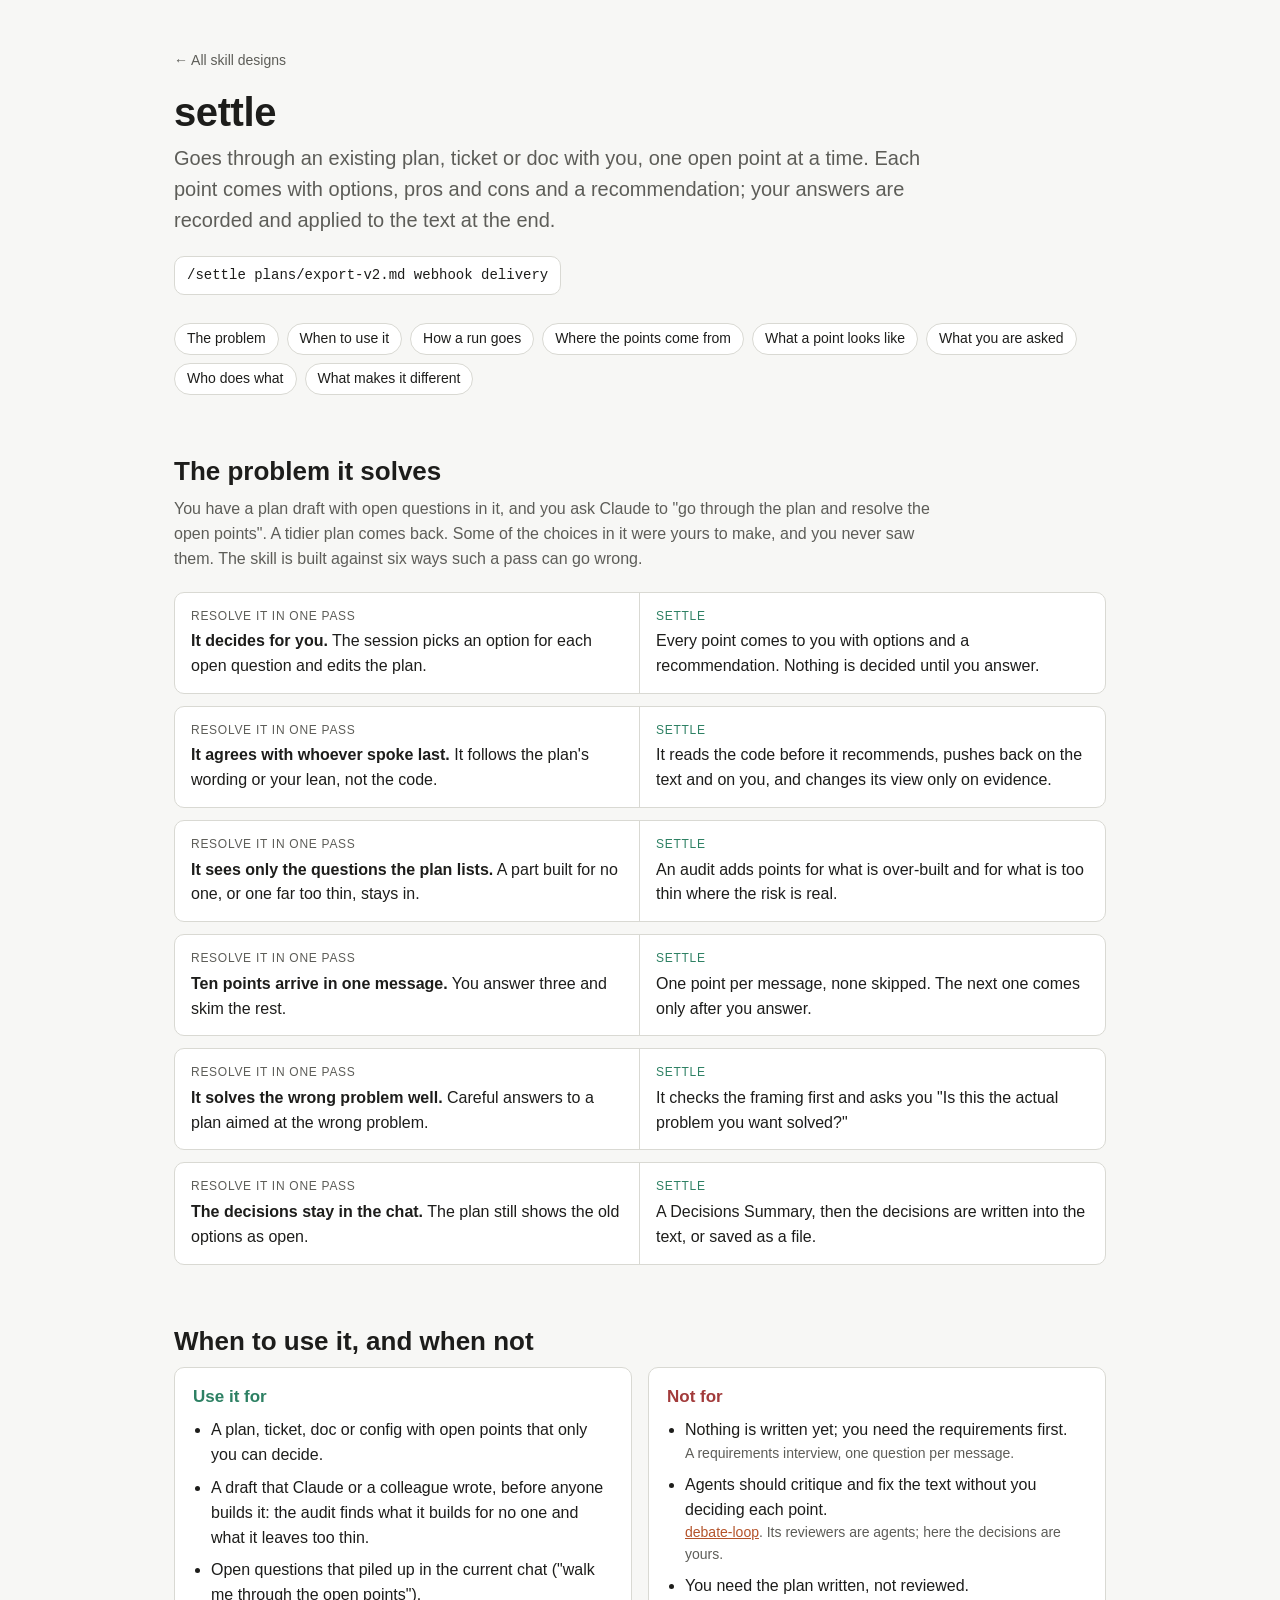
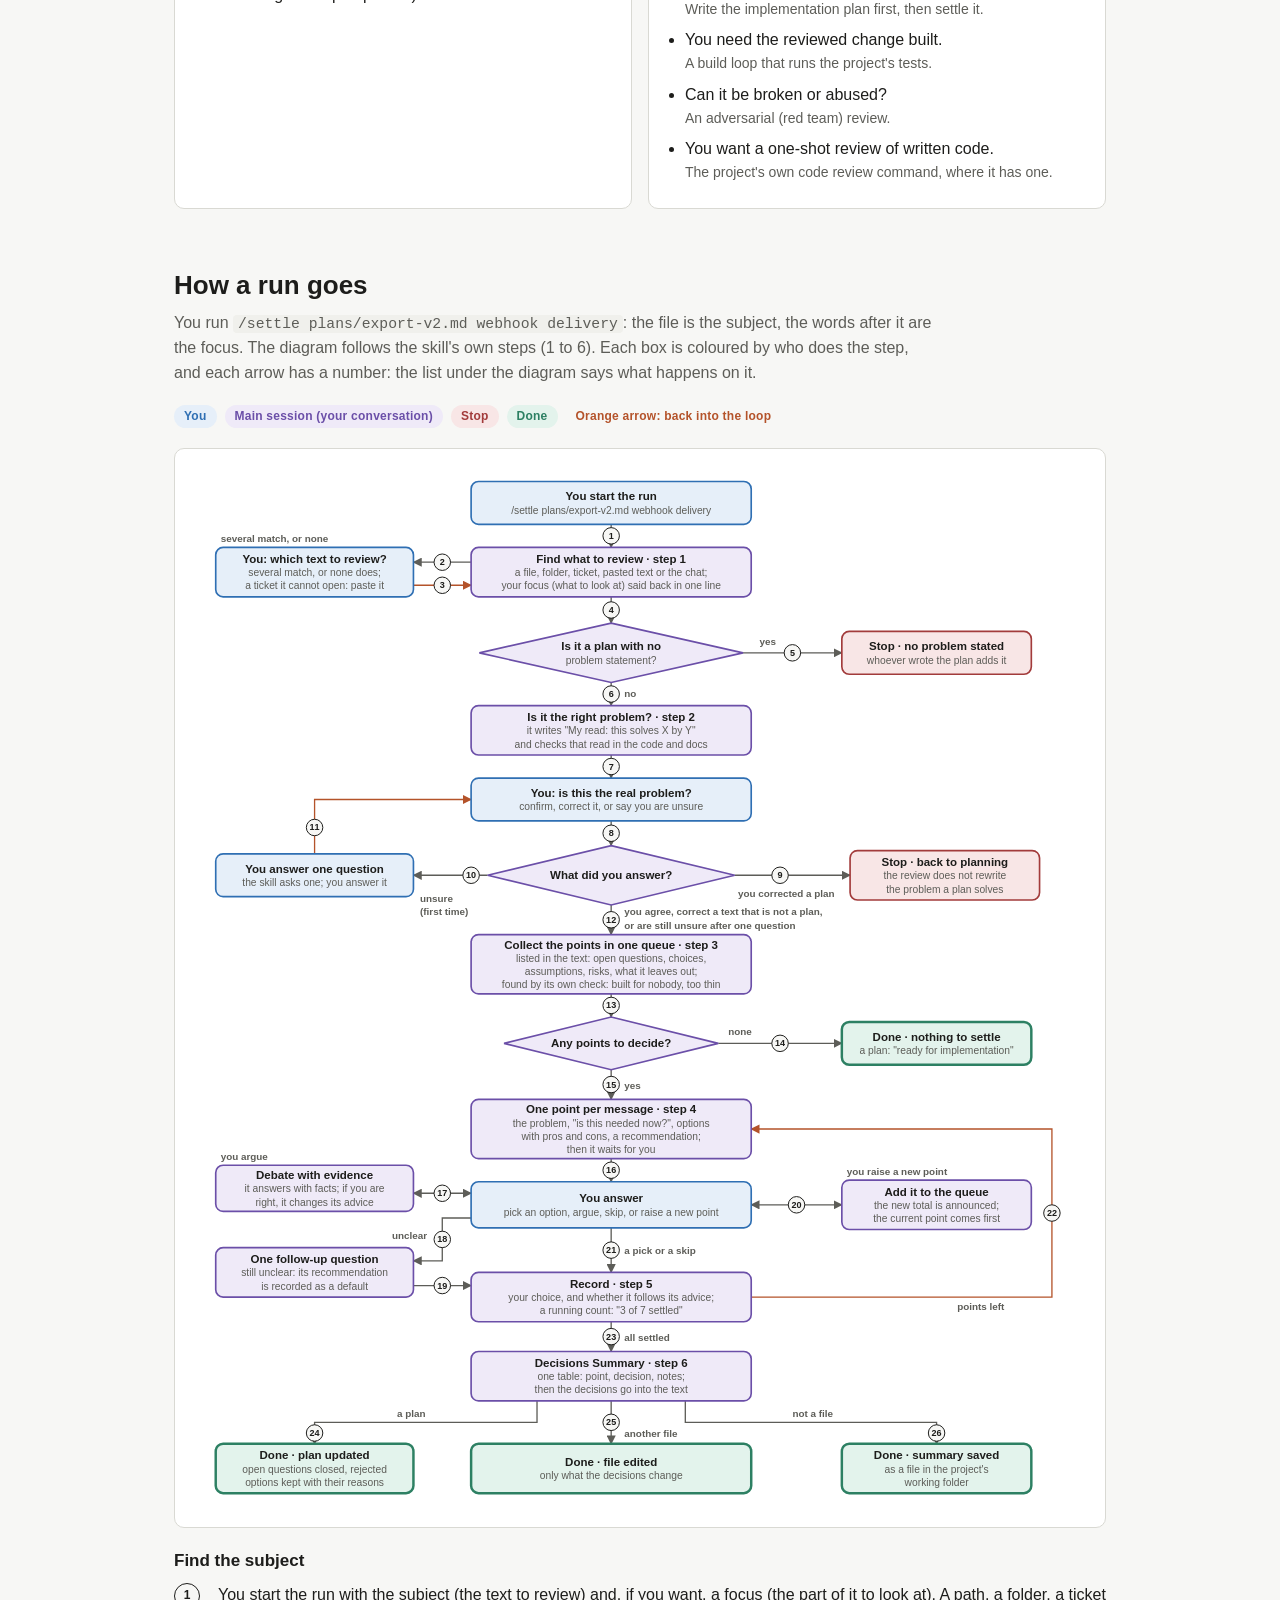
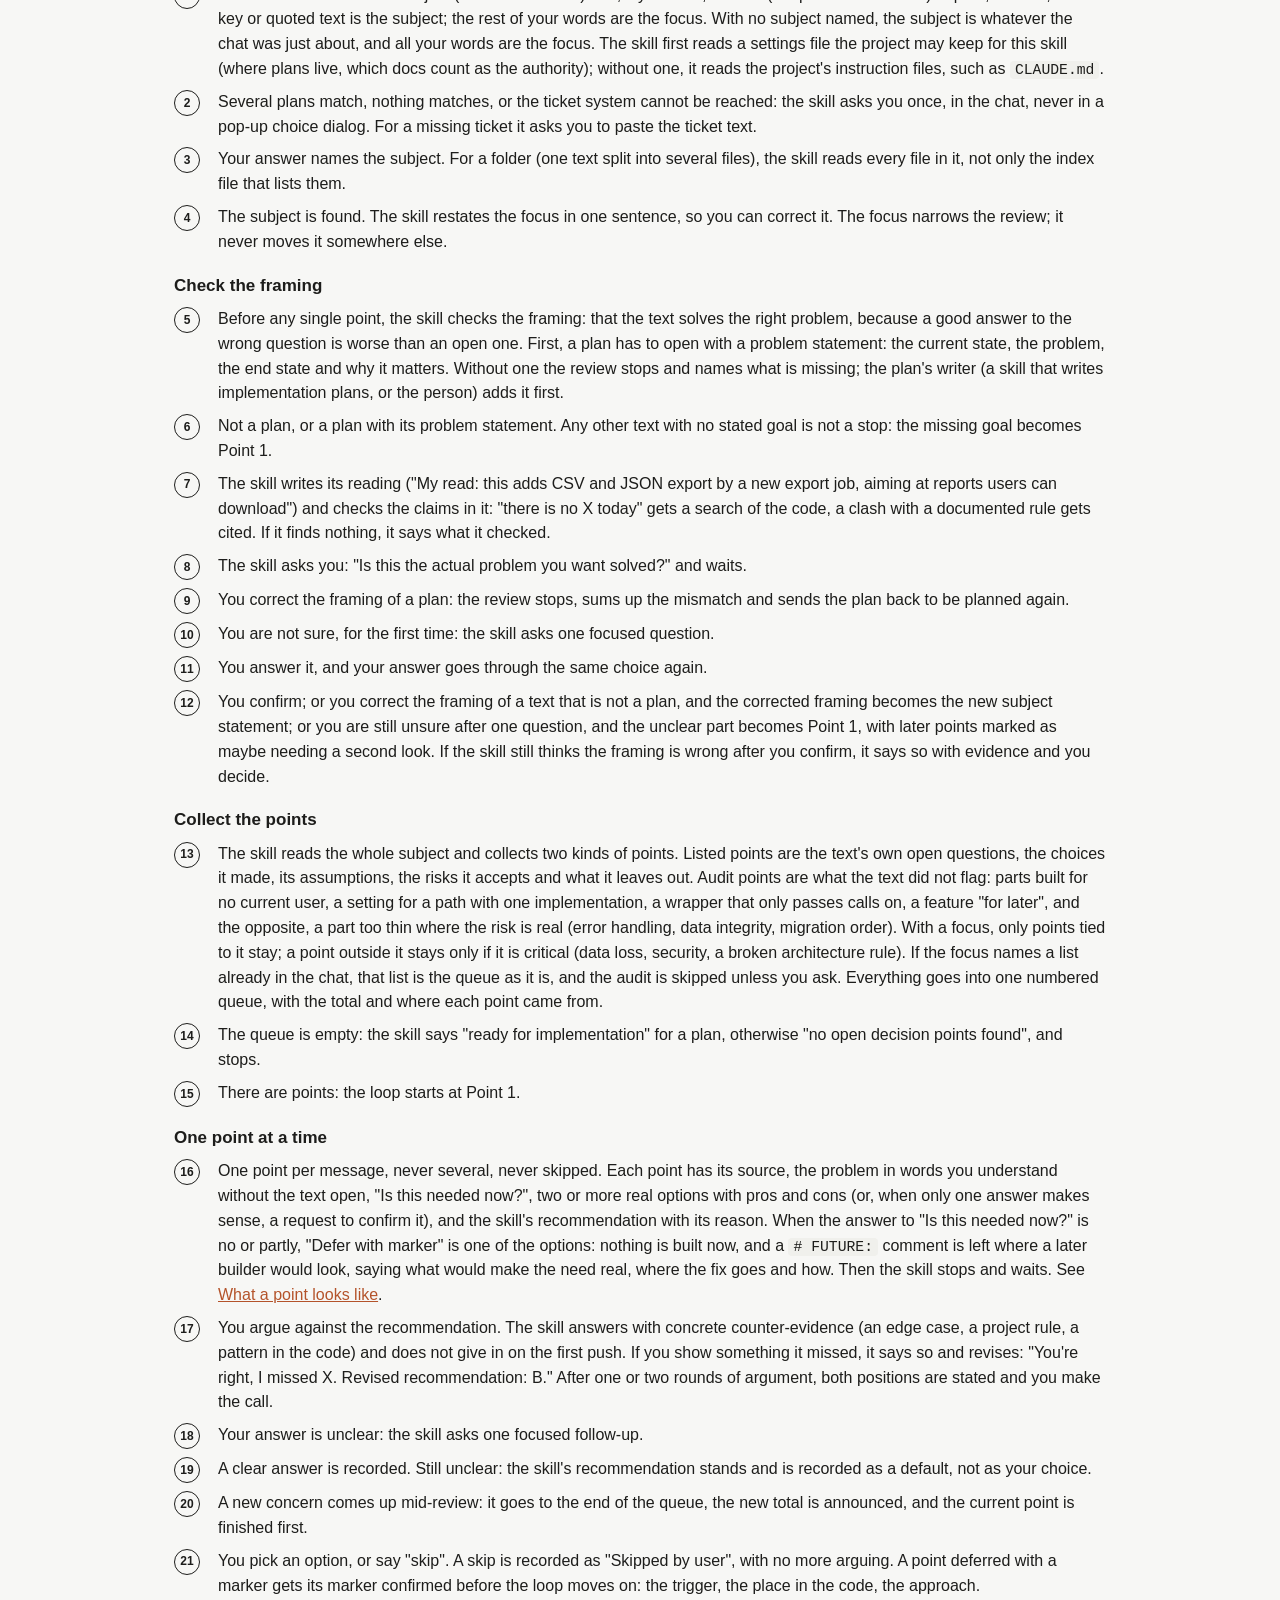
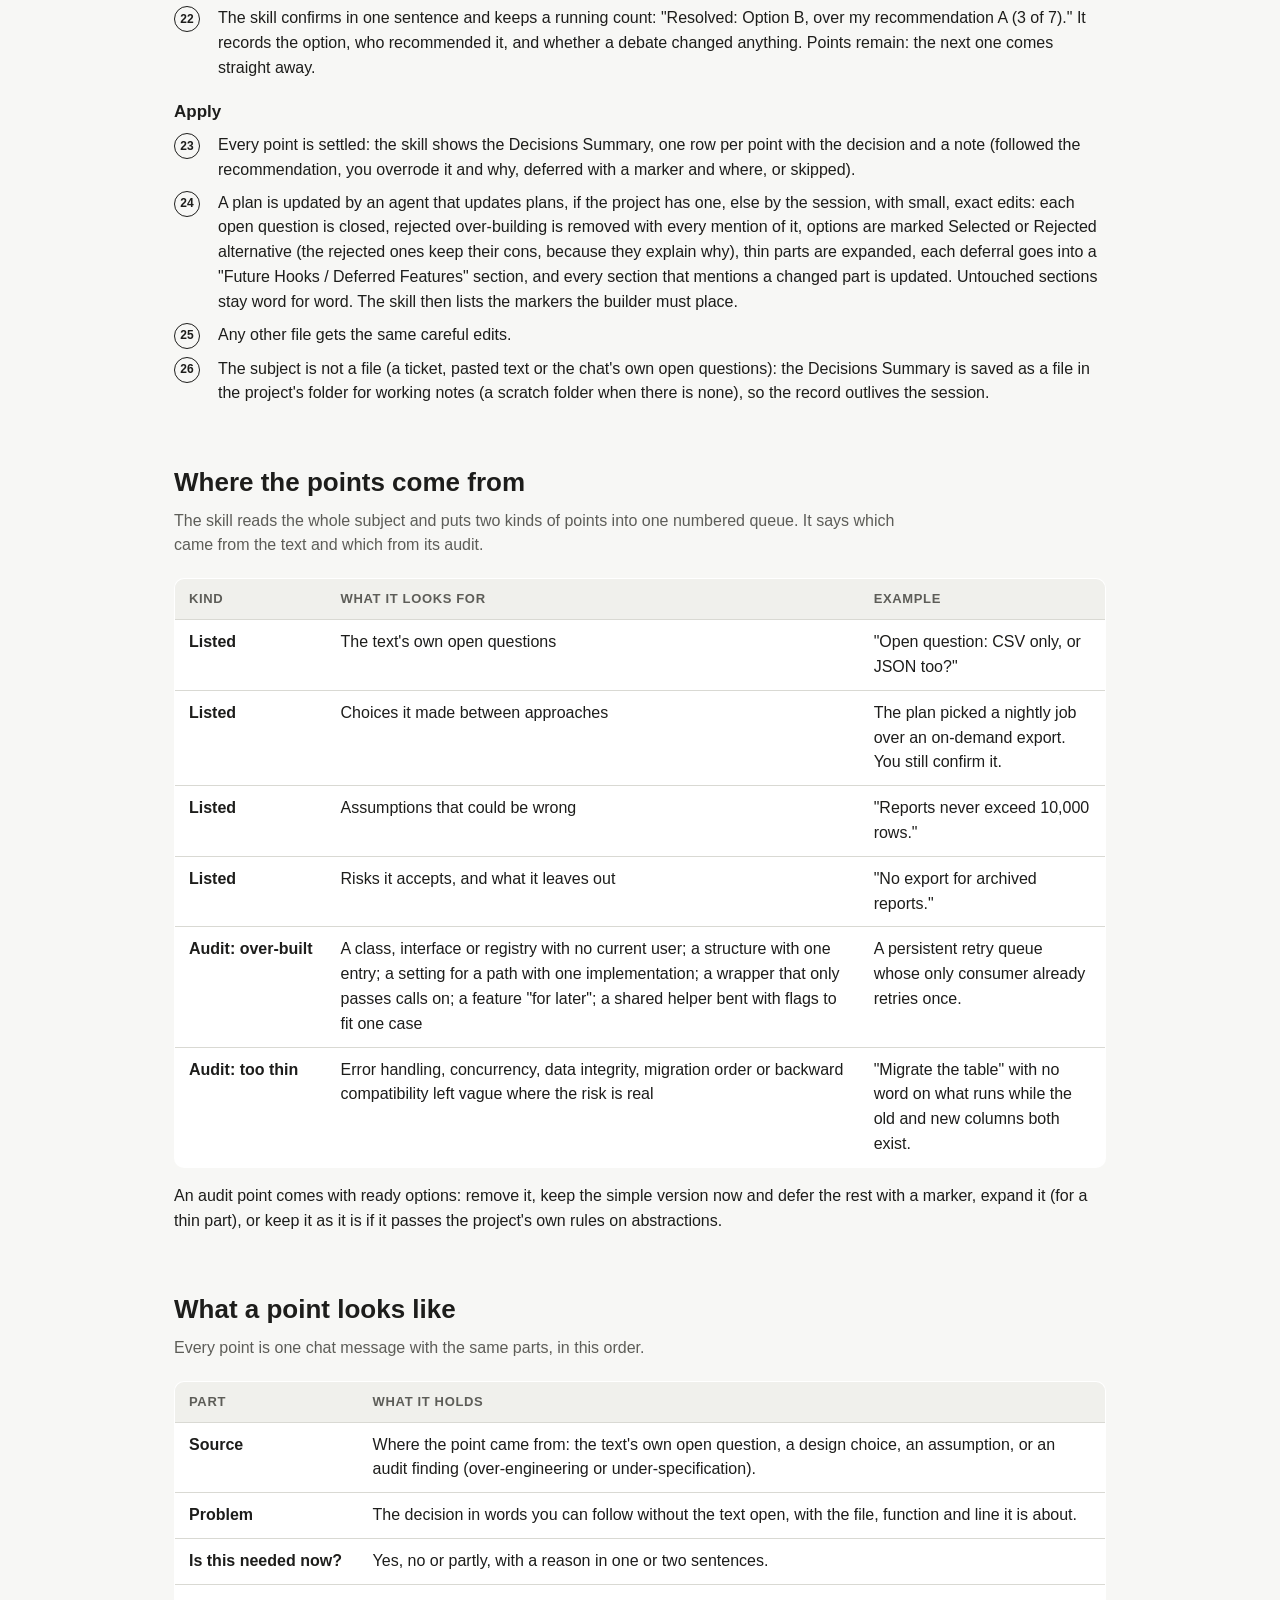
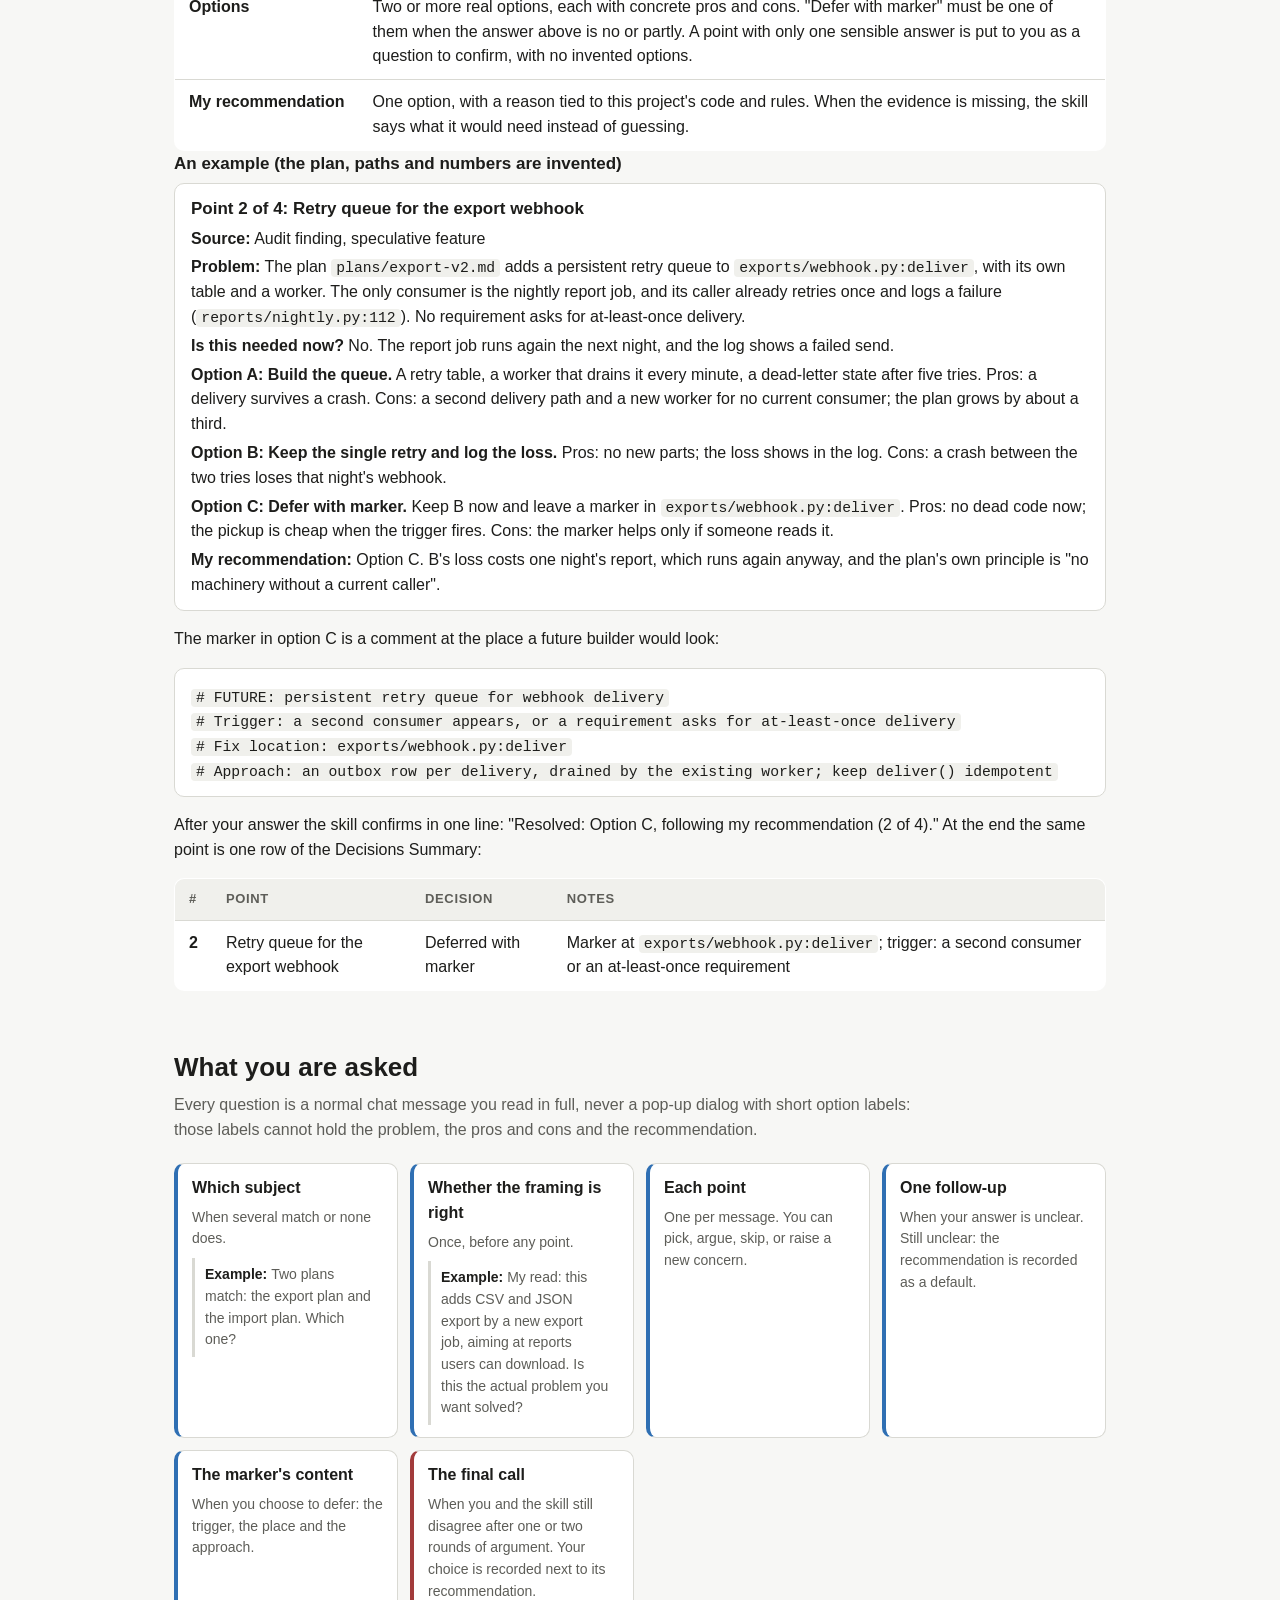
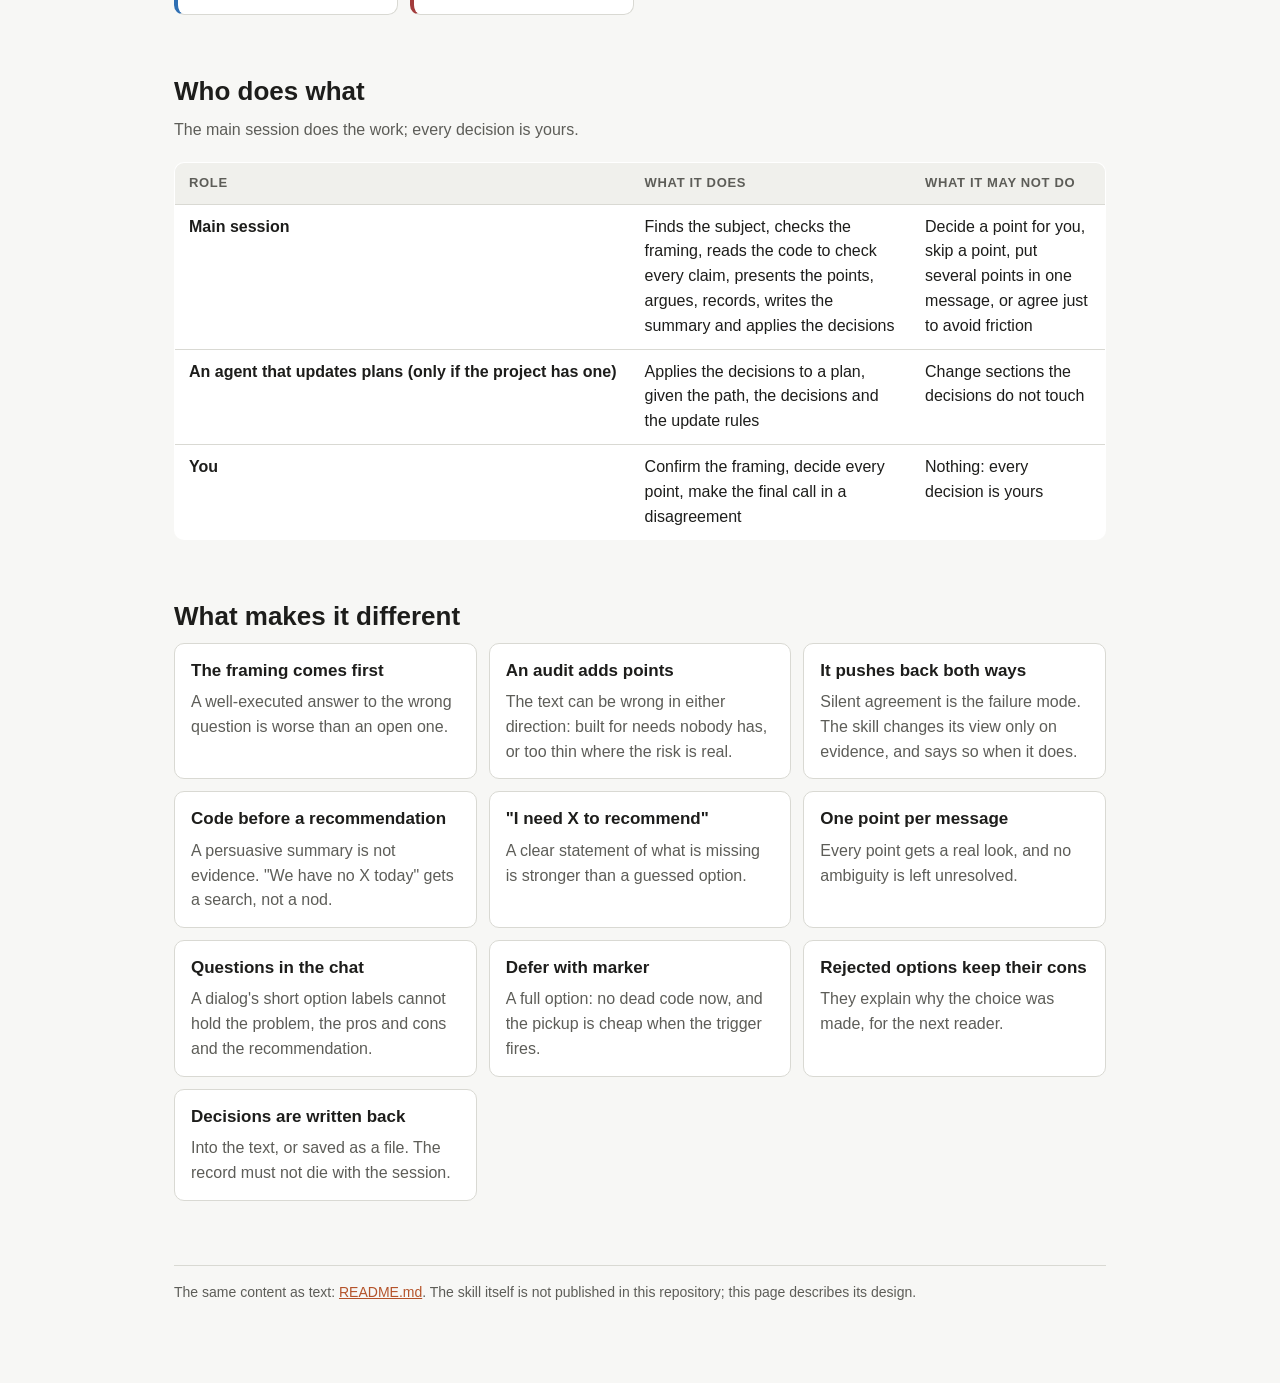
<file: skill-designs/settle/index.html>
<!doctype html>
<html lang="en">
<head>
<meta charset="utf-8">
<meta name="viewport" content="width=device-width, initial-scale=1">
<title>settle: how it works</title>
<link rel="stylesheet" href="../style.css">
</head>
<body>
<main>
  <a class="back" href="../index.html">&larr; All skill designs</a>
  <h1>settle</h1>
  <p class="tagline">Goes through an existing plan, ticket or doc with you, one open point at a time. Each point comes with options, pros and cons and a recommendation; your answers are recorded and applied to the text at the end.</p>
  <span class="command">/settle plans/export-v2.md webhook delivery</span>

  <nav class="toc">
    <a href="#problem">The problem</a>
    <a href="#fit">When to use it</a>
    <a href="#run">How a run goes</a>
    <a href="#points">Where the points come from</a>
    <a href="#point">What a point looks like</a>
    <a href="#asked">What you are asked</a>
    <a href="#roles">Who does what</a>
    <a href="#different">What makes it different</a>
  </nav>

  <section id="problem">
    <h2>The problem it solves</h2>
    <p class="lead">You have a plan draft with open questions in it, and you ask Claude to "go through the plan and resolve the open points". A tidier plan comes back. Some of the choices in it were yours to make, and you never saw them. The skill is built against six ways such a pass can go wrong.</p>
    <div class="pairs">
      <div class="pair">
        <div class="without"><span class="label">Resolve it in one pass</span><b>It decides for you.</b> The session picks an option for each open question and edits the plan.</div>
        <div class="with"><span class="label">settle</span>Every point comes to you with options and a recommendation. Nothing is decided until you answer.</div>
      </div>
      <div class="pair">
        <div class="without"><span class="label">Resolve it in one pass</span><b>It agrees with whoever spoke last.</b> It follows the plan's wording or your lean, not the code.</div>
        <div class="with"><span class="label">settle</span>It reads the code before it recommends, pushes back on the text and on you, and changes its view only on evidence.</div>
      </div>
      <div class="pair">
        <div class="without"><span class="label">Resolve it in one pass</span><b>It sees only the questions the plan lists.</b> A part built for no one, or one far too thin, stays in.</div>
        <div class="with"><span class="label">settle</span>An audit adds points for what is over-built and for what is too thin where the risk is real.</div>
      </div>
      <div class="pair">
        <div class="without"><span class="label">Resolve it in one pass</span><b>Ten points arrive in one message.</b> You answer three and skim the rest.</div>
        <div class="with"><span class="label">settle</span>One point per message, none skipped. The next one comes only after you answer.</div>
      </div>
      <div class="pair">
        <div class="without"><span class="label">Resolve it in one pass</span><b>It solves the wrong problem well.</b> Careful answers to a plan aimed at the wrong problem.</div>
        <div class="with"><span class="label">settle</span>It checks the framing first and asks you "Is this the actual problem you want solved?"</div>
      </div>
      <div class="pair">
        <div class="without"><span class="label">Resolve it in one pass</span><b>The decisions stay in the chat.</b> The plan still shows the old options as open.</div>
        <div class="with"><span class="label">settle</span>A Decisions Summary, then the decisions are written into the text, or saved as a file.</div>
      </div>
    </div>
  </section>

  <section id="fit">
    <h2>When to use it, and when not</h2>
    <div class="fit">
      <div class="yes">
        <h3>Use it for</h3>
        <ul>
          <li>A plan, ticket, doc or config with open points that only you can decide.</li>
          <li>A draft that Claude or a colleague wrote, before anyone builds it: the audit finds what it builds for no one and what it leaves too thin.</li>
          <li>Open questions that piled up in the current chat ("walk me through the open points").</li>
        </ul>
      </div>
      <div class="no">
        <h3>Not for</h3>
        <ul>
          <li>Nothing is written yet; you need the requirements first.<span class="instead">A requirements interview, one question per message.</span></li>
          <li>Agents should critique and fix the text without you deciding each point.<span class="instead"><a href="../debate-loop/index.html">debate-loop</a>. Its reviewers are agents; here the decisions are yours.</span></li>
          <li>You need the plan written, not reviewed.<span class="instead">Write the implementation plan first, then settle it.</span></li>
          <li>You need the reviewed change built.<span class="instead">A build loop that runs the project's tests.</span></li>
          <li>Can it be broken or abused?<span class="instead">An adversarial (red team) review.</span></li>
          <li>You want a one-shot review of written code.<span class="instead">The project's own code review command, where it has one.</span></li>
        </ul>
      </div>
    </div>
  </section>

  <section id="run">
    <h2>How a run goes</h2>
    <p class="lead">You run <code>/settle plans/export-v2.md webhook delivery</code>: the file is the subject, the words after it are the focus. The diagram follows the skill's own steps (1 to 6). Each box is coloured by who does the step, and each arrow has a number: the list under the diagram says what happens on it.</p>
    <div class="legend">
      <span class="chip you">You</span>
      <span class="chip main">Main session (your conversation)</span>
      <span class="chip stop">Stop</span>
      <span class="chip agent">Done</span>
      <span class="chip" style="color: var(--accent)">Orange arrow: back into the loop</span>
    </div>
    <div class="diagram">
<svg viewBox="0 0 1090 1270" role="img" aria-labelledby="st-title"><title id="st-title">How a settle run goes, arrow by arrow</title>
<defs><marker id="st-ah" viewBox="0 0 10 10" refX="9" refY="5" markerWidth="7" markerHeight="7" orient="auto-start-reverse"><path class="dg-arrow" d="M0,0 L10,5 L0,10 z"/></marker>
<marker id="st-ahl" viewBox="0 0 10 10" refX="9" refY="5" markerWidth="7" markerHeight="7" orient="auto-start-reverse"><path class="dg-arrow loop" d="M0,0 L10,5 L0,10 z"/></marker></defs>
<path class="dg-edge " d="M510,72 L510,100" marker-end="url(#st-ah)"/>
<path class="dg-edge " d="M340,118 L270,118" marker-end="url(#st-ah)"/>
<path class="dg-edge loop" d="M270,146 L340,146" marker-end="url(#st-ahl)"/>
<path class="dg-edge " d="M510,160 L510,192" marker-end="url(#st-ah)"/>
<path class="dg-edge " d="M670,228 L790,228" marker-end="url(#st-ah)"/>
<path class="dg-edge " d="M510,264 L510,292" marker-end="url(#st-ah)"/>
<path class="dg-edge " d="M510,352 L510,380" marker-end="url(#st-ah)"/>
<path class="dg-edge " d="M510,432 L510,462" marker-end="url(#st-ah)"/>
<path class="dg-edge " d="M660,498 L800,498" marker-end="url(#st-ah)"/>
<path class="dg-edge " d="M360,498 L270,498" marker-end="url(#st-ah)"/>
<path class="dg-edge loop" d="M150,472 L150,406 L340,406" marker-end="url(#st-ahl)"/>
<path class="dg-edge " d="M510,534 L510,570" marker-end="url(#st-ah)"/>
<path class="dg-edge " d="M510,642 L510,670" marker-end="url(#st-ah)"/>
<path class="dg-edge " d="M640,702 L790,702" marker-end="url(#st-ah)"/>
<path class="dg-edge " d="M510,734 L510,770" marker-end="url(#st-ah)"/>
<path class="dg-edge " d="M510,842 L510,870" marker-end="url(#st-ah)"/>
<path class="dg-edge " d="M340,884 L270,884" marker-start="url(#st-ah)" marker-end="url(#st-ah)"/>
<path class="dg-edge " d="M340,914 L305,914 L305,966 L270,966" marker-end="url(#st-ah)"/>
<path class="dg-edge " d="M270,996 L340,996" marker-end="url(#st-ah)"/>
<path class="dg-edge " d="M680,898 L790,898" marker-start="url(#st-ah)" marker-end="url(#st-ah)"/>
<path class="dg-edge " d="M510,926 L510,980" marker-end="url(#st-ah)"/>
<path class="dg-edge loop" d="M680,1010 L1045,1010 L1045,806 L680,806" marker-end="url(#st-ahl)"/>
<path class="dg-edge " d="M510,1040 L510,1076" marker-end="url(#st-ah)"/>
<path class="dg-edge " d="M420,1136 L420,1162 L150,1162 L150,1188" marker-end="url(#st-ah)"/>
<path class="dg-edge " d="M510,1136 L510,1188" marker-end="url(#st-ah)"/>
<path class="dg-edge " d="M600,1136 L600,1162 L905,1162 L905,1188" marker-end="url(#st-ah)"/>
<g class="dg-node you"><rect x="340" y="20" width="340" height="52" rx="9"/><text class="dg-title" x="510.0" y="43">You start the run</text><text class="dg-sub" x="510.0" y="59">/settle plans/export-v2.md webhook delivery</text></g>
<g class="dg-node main"><rect x="340" y="100" width="340" height="60" rx="9"/><text class="dg-title" x="510.0" y="119">Find what to review · step 1</text><text class="dg-sub" x="510.0" y="135">a file, folder, ticket, pasted text or the chat;</text><text class="dg-sub" x="510.0" y="151">your focus (what to look at) said back in one line</text></g>
<g class="dg-node you"><rect x="30" y="100" width="240" height="60" rx="9"/><text class="dg-title" x="150.0" y="119">You: which text to review?</text><text class="dg-sub" x="150.0" y="135">several match, or none does;</text><text class="dg-sub" x="150.0" y="151">a ticket it cannot open: paste it</text></g>
<g class="dg-node main"><rect x="340" y="292" width="340" height="60" rx="9"/><text class="dg-title" x="510.0" y="311">Is it the right problem? · step 2</text><text class="dg-sub" x="510.0" y="327">it writes &quot;My read: this solves X by Y&quot;</text><text class="dg-sub" x="510.0" y="343">and checks that read in the code and docs</text></g>
<g class="dg-node main"><polygon points="510.0,192 670,228.0 510.0,264 350,228.0"/><text class="dg-title" x="510.0" y="225">Is it a plan with no</text><text class="dg-sub" x="510.0" y="241">problem statement?</text></g>
<g class="dg-node stop"><rect x="790" y="202" width="230" height="52" rx="9"/><text class="dg-title" x="905.0" y="225">Stop · no problem stated</text><text class="dg-sub" x="905.0" y="241">whoever wrote the plan adds it</text></g>
<g class="dg-node you"><rect x="340" y="380" width="340" height="52" rx="9"/><text class="dg-title" x="510.0" y="403">You: is this the real problem?</text><text class="dg-sub" x="510.0" y="419">confirm, correct it, or say you are unsure</text></g>
<g class="dg-node main"><polygon points="510.0,462 660,498.0 510.0,534 360,498.0"/><text class="dg-title" x="510.0" y="503">What did you answer?</text></g>
<g class="dg-node stop"><rect x="800" y="468" width="230" height="60" rx="9"/><text class="dg-title" x="915.0" y="487">Stop · back to planning</text><text class="dg-sub" x="915.0" y="503">the review does not rewrite</text><text class="dg-sub" x="915.0" y="519">the problem a plan solves</text></g>
<g class="dg-node you"><rect x="30" y="472" width="240" height="52" rx="9"/><text class="dg-title" x="150.0" y="495">You answer one question</text><text class="dg-sub" x="150.0" y="511">the skill asks one; you answer it</text></g>
<g class="dg-node main"><rect x="340" y="570" width="340" height="72" rx="9"/><text class="dg-title" x="510.0" y="587">Collect the points in one queue · step 3</text><text class="dg-sub" x="510.0" y="603">listed in the text: open questions, choices,</text><text class="dg-sub" x="510.0" y="619">assumptions, risks, what it leaves out;</text><text class="dg-sub" x="510.0" y="635">found by its own check: built for nobody, too thin</text></g>
<g class="dg-node main"><polygon points="510.0,670 640,702.0 510.0,734 380,702.0"/><text class="dg-title" x="510.0" y="707">Any points to decide?</text></g>
<g class="dg-node done"><rect x="790" y="676" width="230" height="52" rx="9"/><text class="dg-title" x="905.0" y="699">Done · nothing to settle</text><text class="dg-sub" x="905.0" y="715">a plan: &quot;ready for implementation&quot;</text></g>
<g class="dg-node main"><rect x="340" y="770" width="340" height="72" rx="9"/><text class="dg-title" x="510.0" y="787">One point per message · step 4</text><text class="dg-sub" x="510.0" y="803">the problem, &quot;is this needed now?&quot;, options</text><text class="dg-sub" x="510.0" y="819">with pros and cons, a recommendation;</text><text class="dg-sub" x="510.0" y="835">then it waits for you</text></g>
<g class="dg-node you"><rect x="340" y="870" width="340" height="56" rx="9"/><text class="dg-title" x="510.0" y="895">You answer</text><text class="dg-sub" x="510.0" y="911">pick an option, argue, skip, or raise a new point</text></g>
<g class="dg-node main"><rect x="30" y="850" width="240" height="56" rx="9"/><text class="dg-title" x="150.0" y="867">Debate with evidence</text><text class="dg-sub" x="150.0" y="883">it answers with facts; if you are</text><text class="dg-sub" x="150.0" y="899">right, it changes its advice</text></g>
<g class="dg-node main"><rect x="30" y="950" width="240" height="60" rx="9"/><text class="dg-title" x="150.0" y="969">One follow-up question</text><text class="dg-sub" x="150.0" y="985">still unclear: its recommendation</text><text class="dg-sub" x="150.0" y="1001">is recorded as a default</text></g>
<g class="dg-node main"><rect x="790" y="868" width="230" height="60" rx="9"/><text class="dg-title" x="905.0" y="887">Add it to the queue</text><text class="dg-sub" x="905.0" y="903">the new total is announced;</text><text class="dg-sub" x="905.0" y="919">the current point comes first</text></g>
<g class="dg-node main"><rect x="340" y="980" width="340" height="60" rx="9"/><text class="dg-title" x="510.0" y="999">Record · step 5</text><text class="dg-sub" x="510.0" y="1015">your choice, and whether it follows its advice;</text><text class="dg-sub" x="510.0" y="1031">a running count: &quot;3 of 7 settled&quot;</text></g>
<g class="dg-node main"><rect x="340" y="1076" width="340" height="60" rx="9"/><text class="dg-title" x="510.0" y="1095">Decisions Summary · step 6</text><text class="dg-sub" x="510.0" y="1111">one table: point, decision, notes;</text><text class="dg-sub" x="510.0" y="1127">then the decisions go into the text</text></g>
<g class="dg-node done"><rect x="30" y="1188" width="240" height="60" rx="9"/><text class="dg-title" x="150.0" y="1207">Done · plan updated</text><text class="dg-sub" x="150.0" y="1223">open questions closed, rejected</text><text class="dg-sub" x="150.0" y="1239">options kept with their reasons</text></g>
<g class="dg-node done"><rect x="340" y="1188" width="340" height="60" rx="9"/><text class="dg-title" x="510.0" y="1215">Done · file edited</text><text class="dg-sub" x="510.0" y="1231">only what the decisions change</text></g>
<g class="dg-node done"><rect x="790" y="1188" width="230" height="60" rx="9"/><text class="dg-title" x="905.0" y="1207">Done · summary saved</text><text class="dg-sub" x="905.0" y="1223">as a file in the project&#x27;s</text><text class="dg-sub" x="905.0" y="1239">working folder</text></g>
<g class="dg-badge"><circle cx="510" cy="86" r="10"/><text x="510" y="86">1</text></g>
<text class="dg-label" x="36" y="94">several match, or none</text>
<g class="dg-badge"><circle cx="305" cy="118" r="10"/><text x="305" y="118">2</text></g>
<g class="dg-badge"><circle cx="305" cy="146" r="10"/><text x="305" y="146">3</text></g>
<g class="dg-badge"><circle cx="510" cy="176" r="10"/><text x="510" y="176">4</text></g>
<text class="dg-label" x="690" y="218">yes</text>
<g class="dg-badge"><circle cx="730" cy="228" r="10"/><text x="730" y="228">5</text></g>
<text class="dg-label" x="526" y="282">no</text>
<g class="dg-badge"><circle cx="510" cy="278" r="10"/><text x="510" y="278">6</text></g>
<g class="dg-badge"><circle cx="510" cy="366" r="10"/><text x="510" y="366">7</text></g>
<g class="dg-badge"><circle cx="510" cy="447" r="10"/><text x="510" y="447">8</text></g>
<text class="dg-label" x="664" y="524">you corrected a plan</text>
<g class="dg-badge"><circle cx="715" cy="498" r="10"/><text x="715" y="498">9</text></g>
<text class="dg-label" x="278" y="530">unsure</text>
<text class="dg-label" x="278" y="546">(first time)</text>
<g class="dg-badge"><circle cx="340" cy="498" r="10"/><text x="340" y="498">10</text></g>
<g class="dg-badge"><circle cx="150" cy="440" r="10"/><text x="150" y="440">11</text></g>
<text class="dg-label" x="526" y="546">you agree, correct a text that is not a plan,</text>
<text class="dg-label" x="526" y="563">or are still unsure after one question</text>
<g class="dg-badge"><circle cx="510" cy="552" r="10"/><text x="510" y="552">12</text></g>
<g class="dg-badge"><circle cx="510" cy="656" r="10"/><text x="510" y="656">13</text></g>
<text class="dg-label" x="652" y="692">none</text>
<g class="dg-badge"><circle cx="715" cy="702" r="10"/><text x="715" y="702">14</text></g>
<text class="dg-label" x="526" y="757">yes</text>
<g class="dg-badge"><circle cx="510" cy="752" r="10"/><text x="510" y="752">15</text></g>
<g class="dg-badge"><circle cx="510" cy="856" r="10"/><text x="510" y="856">16</text></g>
<text class="dg-label" x="36" y="844">you argue</text>
<g class="dg-badge"><circle cx="305" cy="884" r="10"/><text x="305" y="884">17</text></g>
<text class="dg-label" x="244" y="940">unclear</text>
<g class="dg-badge"><circle cx="305" cy="940" r="10"/><text x="305" y="940">18</text></g>
<g class="dg-badge"><circle cx="305" cy="996" r="10"/><text x="305" y="996">19</text></g>
<text class="dg-label" x="796" y="862">you raise a new point</text>
<g class="dg-badge"><circle cx="735" cy="898" r="10"/><text x="735" y="898">20</text></g>
<text class="dg-label" x="526" y="958">a pick or a skip</text>
<g class="dg-badge"><circle cx="510" cy="953" r="10"/><text x="510" y="953">21</text></g>
<text class="dg-label" x="930" y="1026">points left</text>
<g class="dg-badge"><circle cx="1045" cy="908" r="10"/><text x="1045" y="908">22</text></g>
<text class="dg-label" x="526" y="1063">all settled</text>
<g class="dg-badge"><circle cx="510" cy="1058" r="10"/><text x="510" y="1058">23</text></g>
<text class="dg-label" x="250" y="1155">a plan</text>
<g class="dg-badge"><circle cx="150" cy="1175" r="10"/><text x="150" y="1175">24</text></g>
<text class="dg-label" x="526" y="1180">another file</text>
<g class="dg-badge"><circle cx="510" cy="1162" r="10"/><text x="510" y="1162">25</text></g>
<text class="dg-label" x="730" y="1155">not a file</text>
<g class="dg-badge"><circle cx="905" cy="1175" r="10"/><text x="905" y="1175">26</text></g>
</svg>
    </div>
<div class="arrows">
<h3>Find the subject</h3><ol>
<li value="1"><span class="n">1</span><span>You start the run with the subject (the text to review) and, if you want, a focus (the part of it to look at). A path, a folder, a ticket key or quoted text is the subject; the rest of your words are the focus. With no subject named, the subject is whatever the chat was just about, and all your words are the focus. The skill first reads a settings file the project may keep for this skill (where plans live, which docs count as the authority); without one, it reads the project's instruction files, such as <code>CLAUDE.md</code>.</span></li>
<li value="2"><span class="n">2</span><span>Several plans match, nothing matches, or the ticket system cannot be reached: the skill asks you once, in the chat, never in a pop-up choice dialog. For a missing ticket it asks you to paste the ticket text.</span></li>
<li value="3"><span class="n">3</span><span>Your answer names the subject. For a folder (one text split into several files), the skill reads every file in it, not only the index file that lists them.</span></li>
<li value="4"><span class="n">4</span><span>The subject is found. The skill restates the focus in one sentence, so you can correct it. The focus narrows the review; it never moves it somewhere else.</span></li>
</ol>
<h3>Check the framing</h3><ol>
<li value="5"><span class="n">5</span><span>Before any single point, the skill checks the framing: that the text solves the right problem, because a good answer to the wrong question is worse than an open one. First, a plan has to open with a problem statement: the current state, the problem, the end state and why it matters. Without one the review stops and names what is missing; the plan's writer (a skill that writes implementation plans, or the person) adds it first.</span></li>
<li value="6"><span class="n">6</span><span>Not a plan, or a plan with its problem statement. Any other text with no stated goal is not a stop: the missing goal becomes Point 1.</span></li>
<li value="7"><span class="n">7</span><span>The skill writes its reading ("My read: this adds CSV and JSON export by a new export job, aiming at reports users can download") and checks the claims in it: "there is no X today" gets a search of the code, a clash with a documented rule gets cited. If it finds nothing, it says what it checked.</span></li>
<li value="8"><span class="n">8</span><span>The skill asks you: "Is this the actual problem you want solved?" and waits.</span></li>
<li value="9"><span class="n">9</span><span>You correct the framing of a plan: the review stops, sums up the mismatch and sends the plan back to be planned again.</span></li>
<li value="10"><span class="n">10</span><span>You are not sure, for the first time: the skill asks one focused question.</span></li>
<li value="11"><span class="n">11</span><span>You answer it, and your answer goes through the same choice again.</span></li>
<li value="12"><span class="n">12</span><span>You confirm; or you correct the framing of a text that is not a plan, and the corrected framing becomes the new subject statement; or you are still unsure after one question, and the unclear part becomes Point 1, with later points marked as maybe needing a second look. If the skill still thinks the framing is wrong after you confirm, it says so with evidence and you decide.</span></li>
</ol>
<h3>Collect the points</h3><ol>
<li value="13"><span class="n">13</span><span>The skill reads the whole subject and collects two kinds of points. Listed points are the text's own open questions, the choices it made, its assumptions, the risks it accepts and what it leaves out. Audit points are what the text did not flag: parts built for no current user, a setting for a path with one implementation, a wrapper that only passes calls on, a feature "for later", and the opposite, a part too thin where the risk is real (error handling, data integrity, migration order). With a focus, only points tied to it stay; a point outside it stays only if it is critical (data loss, security, a broken architecture rule). If the focus names a list already in the chat, that list is the queue as it is, and the audit is skipped unless you ask. Everything goes into one numbered queue, with the total and where each point came from.</span></li>
<li value="14"><span class="n">14</span><span>The queue is empty: the skill says "ready for implementation" for a plan, otherwise "no open decision points found", and stops.</span></li>
<li value="15"><span class="n">15</span><span>There are points: the loop starts at Point 1.</span></li>
</ol>
<h3>One point at a time</h3><ol>
<li value="16"><span class="n">16</span><span>One point per message, never several, never skipped. Each point has its source, the problem in words you understand without the text open, "Is this needed now?", two or more real options with pros and cons (or, when only one answer makes sense, a request to confirm it), and the skill's recommendation with its reason. When the answer to "Is this needed now?" is no or partly, "Defer with marker" is one of the options: nothing is built now, and a <code># FUTURE:</code> comment is left where a later builder would look, saying what would make the need real, where the fix goes and how. Then the skill stops and waits. See <a href="#point">What a point looks like</a>.</span></li>
<li value="17"><span class="n">17</span><span>You argue against the recommendation. The skill answers with concrete counter-evidence (an edge case, a project rule, a pattern in the code) and does not give in on the first push. If you show something it missed, it says so and revises: "You're right, I missed X. Revised recommendation: B." After one or two rounds of argument, both positions are stated and you make the call.</span></li>
<li value="18"><span class="n">18</span><span>Your answer is unclear: the skill asks one focused follow-up.</span></li>
<li value="19"><span class="n">19</span><span>A clear answer is recorded. Still unclear: the skill's recommendation stands and is recorded as a default, not as your choice.</span></li>
<li value="20"><span class="n">20</span><span>A new concern comes up mid-review: it goes to the end of the queue, the new total is announced, and the current point is finished first.</span></li>
<li value="21"><span class="n">21</span><span>You pick an option, or say "skip". A skip is recorded as "Skipped by user", with no more arguing. A point deferred with a marker gets its marker confirmed before the loop moves on: the trigger, the place in the code, the approach.</span></li>
<li value="22"><span class="n">22</span><span>The skill confirms in one sentence and keeps a running count: "Resolved: Option B, over my recommendation A (3 of 7)." It records the option, who recommended it, and whether a debate changed anything. Points remain: the next one comes straight away.</span></li>
</ol>
<h3>Apply</h3><ol>
<li value="23"><span class="n">23</span><span>Every point is settled: the skill shows the Decisions Summary, one row per point with the decision and a note (followed the recommendation, you overrode it and why, deferred with a marker and where, or skipped).</span></li>
<li value="24"><span class="n">24</span><span>A plan is updated by an agent that updates plans, if the project has one, else by the session, with small, exact edits: each open question is closed, rejected over-building is removed with every mention of it, options are marked Selected or Rejected alternative (the rejected ones keep their cons, because they explain why), thin parts are expanded, each deferral goes into a "Future Hooks / Deferred Features" section, and every section that mentions a changed part is updated. Untouched sections stay word for word. The skill then lists the markers the builder must place.</span></li>
<li value="25"><span class="n">25</span><span>Any other file gets the same careful edits.</span></li>
<li value="26"><span class="n">26</span><span>The subject is not a file (a ticket, pasted text or the chat's own open questions): the Decisions Summary is saved as a file in the project's folder for working notes (a scratch folder when there is none), so the record outlives the session.</span></li>
</ol>
</div>
  </section>

  <section id="points">
    <h2>Where the points come from</h2>
    <p class="lead">The skill reads the whole subject and puts two kinds of points into one numbered queue. It says which came from the text and which from its audit.</p>
    <table>
      <thead><tr><th>Kind</th><th>What it looks for</th><th>Example</th></tr></thead>
      <tbody>
        <tr><td>Listed</td><td>The text's own open questions</td><td>"Open question: CSV only, or JSON too?"</td></tr>
        <tr><td>Listed</td><td>Choices it made between approaches</td><td>The plan picked a nightly job over an on-demand export. You still confirm it.</td></tr>
        <tr><td>Listed</td><td>Assumptions that could be wrong</td><td>"Reports never exceed 10,000 rows."</td></tr>
        <tr><td>Listed</td><td>Risks it accepts, and what it leaves out</td><td>"No export for archived reports."</td></tr>
        <tr><td>Audit: over-built</td><td>A class, interface or registry with no current user; a structure with one entry; a setting for a path with one implementation; a wrapper that only passes calls on; a feature "for later"; a shared helper bent with flags to fit one case</td><td>A persistent retry queue whose only consumer already retries once.</td></tr>
        <tr><td>Audit: too thin</td><td>Error handling, concurrency, data integrity, migration order or backward compatibility left vague where the risk is real</td><td>"Migrate the table" with no word on what runs while the old and new columns both exist.</td></tr>
      </tbody>
    </table>
    <p>An audit point comes with ready options: remove it, keep the simple version now and defer the rest with a marker, expand it (for a thin part), or keep it as it is if it passes the project's own rules on abstractions.</p>
  </section>

  <section id="point">
    <h2>What a point looks like</h2>
    <p class="lead">Every point is one chat message with the same parts, in this order.</p>
    <table>
      <thead><tr><th>Part</th><th>What it holds</th></tr></thead>
      <tbody>
        <tr><td>Source</td><td>Where the point came from: the text's own open question, a design choice, an assumption, or an audit finding (over-engineering or under-specification).</td></tr>
        <tr><td>Problem</td><td>The decision in words you can follow without the text open, with the file, function and line it is about.</td></tr>
        <tr><td>Is this needed now?</td><td>Yes, no or partly, with a reason in one or two sentences.</td></tr>
        <tr><td>Options</td><td>Two or more real options, each with concrete pros and cons. "Defer with marker" must be one of them when the answer above is no or partly. A point with only one sensible answer is put to you as a question to confirm, with no invented options.</td></tr>
        <tr><td>My recommendation</td><td>One option, with a reason tied to this project's code and rules. When the evidence is missing, the skill says what it would need instead of guessing.</td></tr>
      </tbody>
    </table>
    <h3>An example (the plan, paths and numbers are invented)</h3>
    <div class="card">
      <div class="head"><h3>Point 2 of 4: Retry queue for the export webhook</h3></div>
      <p><b>Source:</b> Audit finding, speculative feature</p>
      <p><b>Problem:</b> The plan <code>plans/export-v2.md</code> adds a persistent retry queue to <code>exports/webhook.py:deliver</code>, with its own table and a worker. The only consumer is the nightly report job, and its caller already retries once and logs a failure (<code>reports/nightly.py:112</code>). No requirement asks for at-least-once delivery.</p>
      <p><b>Is this needed now?</b> No. The report job runs again the next night, and the log shows a failed send.</p>
      <p><b>Option A: Build the queue.</b> A retry table, a worker that drains it every minute, a dead-letter state after five tries. Pros: a delivery survives a crash. Cons: a second delivery path and a new worker for no current consumer; the plan grows by about a third.</p>
      <p><b>Option B: Keep the single retry and log the loss.</b> Pros: no new parts; the loss shows in the log. Cons: a crash between the two tries loses that night's webhook.</p>
      <p><b>Option C: Defer with marker.</b> Keep B now and leave a marker in <code>exports/webhook.py:deliver</code>. Pros: no dead code now; the pickup is cheap when the trigger fires. Cons: the marker helps only if someone reads it.</p>
      <p><b>My recommendation:</b> Option C. B's loss costs one night's report, which runs again anyway, and the plan's own principle is "no machinery without a current caller".</p>
    </div>
    <p>The marker in option C is a comment at the place a future builder would look:</p>
    <div class="card">
      <p><code># FUTURE: persistent retry queue for webhook delivery</code><br>
      <code># Trigger: a second consumer appears, or a requirement asks for at-least-once delivery</code><br>
      <code># Fix location: exports/webhook.py:deliver</code><br>
      <code># Approach: an outbox row per delivery, drained by the existing worker; keep deliver() idempotent</code></p>
    </div>
    <p>After your answer the skill confirms in one line: "Resolved: Option C, following my recommendation (2 of 4)." At the end the same point is one row of the Decisions Summary:</p>
    <table>
      <thead><tr><th>#</th><th>Point</th><th>Decision</th><th>Notes</th></tr></thead>
      <tbody>
        <tr><td>2</td><td>Retry queue for the export webhook</td><td>Deferred with marker</td><td>Marker at <code>exports/webhook.py:deliver</code>; trigger: a second consumer or an at-least-once requirement</td></tr>
      </tbody>
    </table>
  </section>

  <section id="asked">
    <h2>What you are asked</h2>
    <p class="lead">Every question is a normal chat message you read in full, never a pop-up dialog with short option labels: those labels cannot hold the problem, the pros and cons and the recommendation.</p>
    <div class="branches">
      <div class="branch ask"><div class="then">Which subject</div><p>When several match or none does.</p><div class="example">Two plans match: the export plan and the import plan. Which one?</div></div>
      <div class="branch ask"><div class="then">Whether the framing is right</div><p>Once, before any point.</p><div class="example">My read: this adds CSV and JSON export by a new export job, aiming at reports users can download. Is this the actual problem you want solved?</div></div>
      <div class="branch ask"><div class="then">Each point</div><p>One per message. You can pick, argue, skip, or raise a new concern.</p></div>
      <div class="branch ask"><div class="then">One follow-up</div><p>When your answer is unclear. Still unclear: the recommendation is recorded as a default.</p></div>
      <div class="branch ask"><div class="then">The marker's content</div><p>When you choose to defer: the trigger, the place and the approach.</p></div>
      <div class="branch stop"><div class="then">The final call</div><p>When you and the skill still disagree after one or two rounds of argument. Your choice is recorded next to its recommendation.</p></div>
    </div>
  </section>

  <section id="roles">
    <h2>Who does what</h2>
    <p class="lead">The main session does the work; every decision is yours.</p>
    <table>
      <thead><tr><th>Role</th><th>What it does</th><th>What it may not do</th></tr></thead>
      <tbody>
        <tr><td>Main session</td><td>Finds the subject, checks the framing, reads the code to check every claim, presents the points, argues, records, writes the summary and applies the decisions</td><td>Decide a point for you, skip a point, put several points in one message, or agree just to avoid friction</td></tr>
        <tr><td>An agent that updates plans (only if the project has one)</td><td>Applies the decisions to a plan, given the path, the decisions and the update rules</td><td>Change sections the decisions do not touch</td></tr>
        <tr><td>You</td><td>Confirm the framing, decide every point, make the final call in a disagreement</td><td>Nothing: every decision is yours</td></tr>
      </tbody>
    </table>
  </section>

  <section id="different">
    <h2>What makes it different</h2>
    <div class="choices">
      <div class="choice"><h3>The framing comes first</h3><p>A well-executed answer to the wrong question is worse than an open one.</p></div>
      <div class="choice"><h3>An audit adds points</h3><p>The text can be wrong in either direction: built for needs nobody has, or too thin where the risk is real.</p></div>
      <div class="choice"><h3>It pushes back both ways</h3><p>Silent agreement is the failure mode. The skill changes its view only on evidence, and says so when it does.</p></div>
      <div class="choice"><h3>Code before a recommendation</h3><p>A persuasive summary is not evidence. "We have no X today" gets a search, not a nod.</p></div>
      <div class="choice"><h3>"I need X to recommend"</h3><p>A clear statement of what is missing is stronger than a guessed option.</p></div>
      <div class="choice"><h3>One point per message</h3><p>Every point gets a real look, and no ambiguity is left unresolved.</p></div>
      <div class="choice"><h3>Questions in the chat</h3><p>A dialog's short option labels cannot hold the problem, the pros and cons and the recommendation.</p></div>
      <div class="choice"><h3>Defer with marker</h3><p>A full option: no dead code now, and the pickup is cheap when the trigger fires.</p></div>
      <div class="choice"><h3>Rejected options keep their cons</h3><p>They explain why the choice was made, for the next reader.</p></div>
      <div class="choice"><h3>Decisions are written back</h3><p>Into the text, or saved as a file. The record must not die with the session.</p></div>
    </div>
  </section>

  <footer>
    The same content as text: <a href="README.md">README.md</a>. The skill itself is not published in this repository; this page describes its design.
  </footer>
</main>
</body>
</html>
</file>
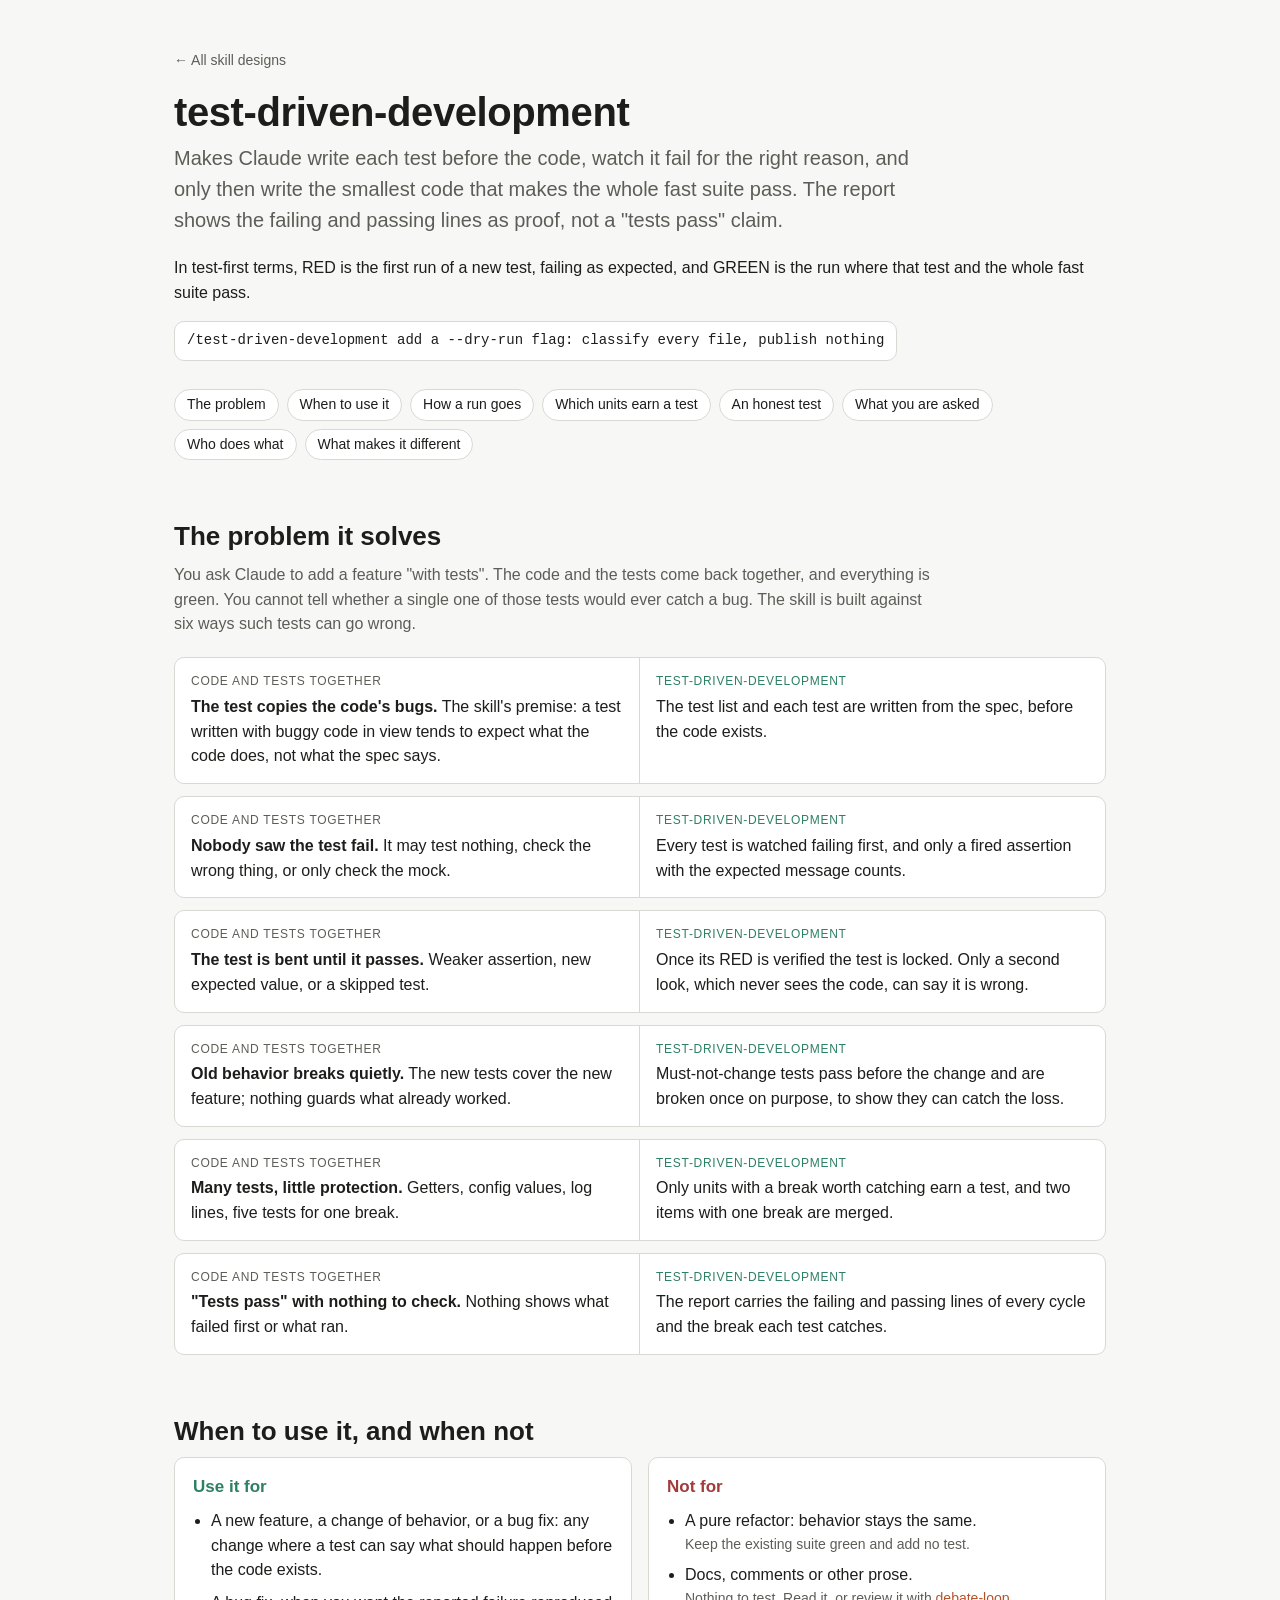
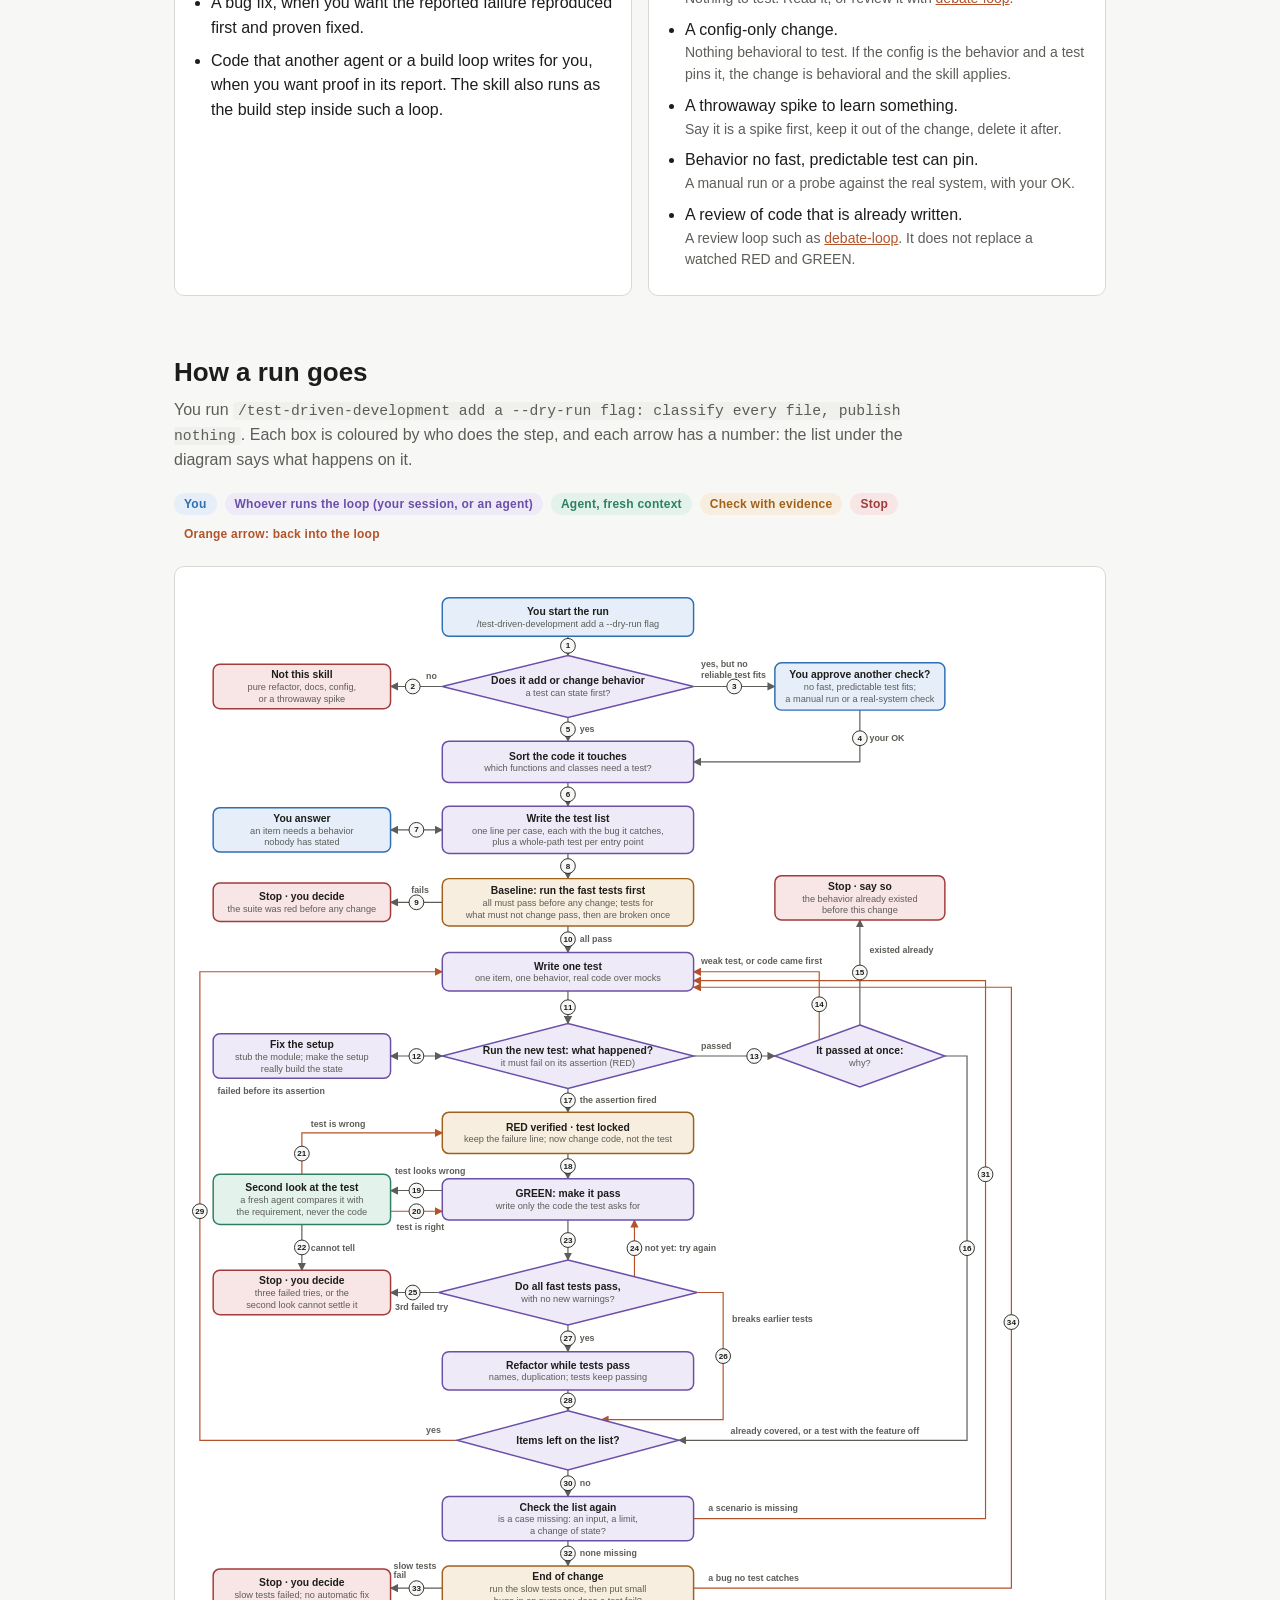
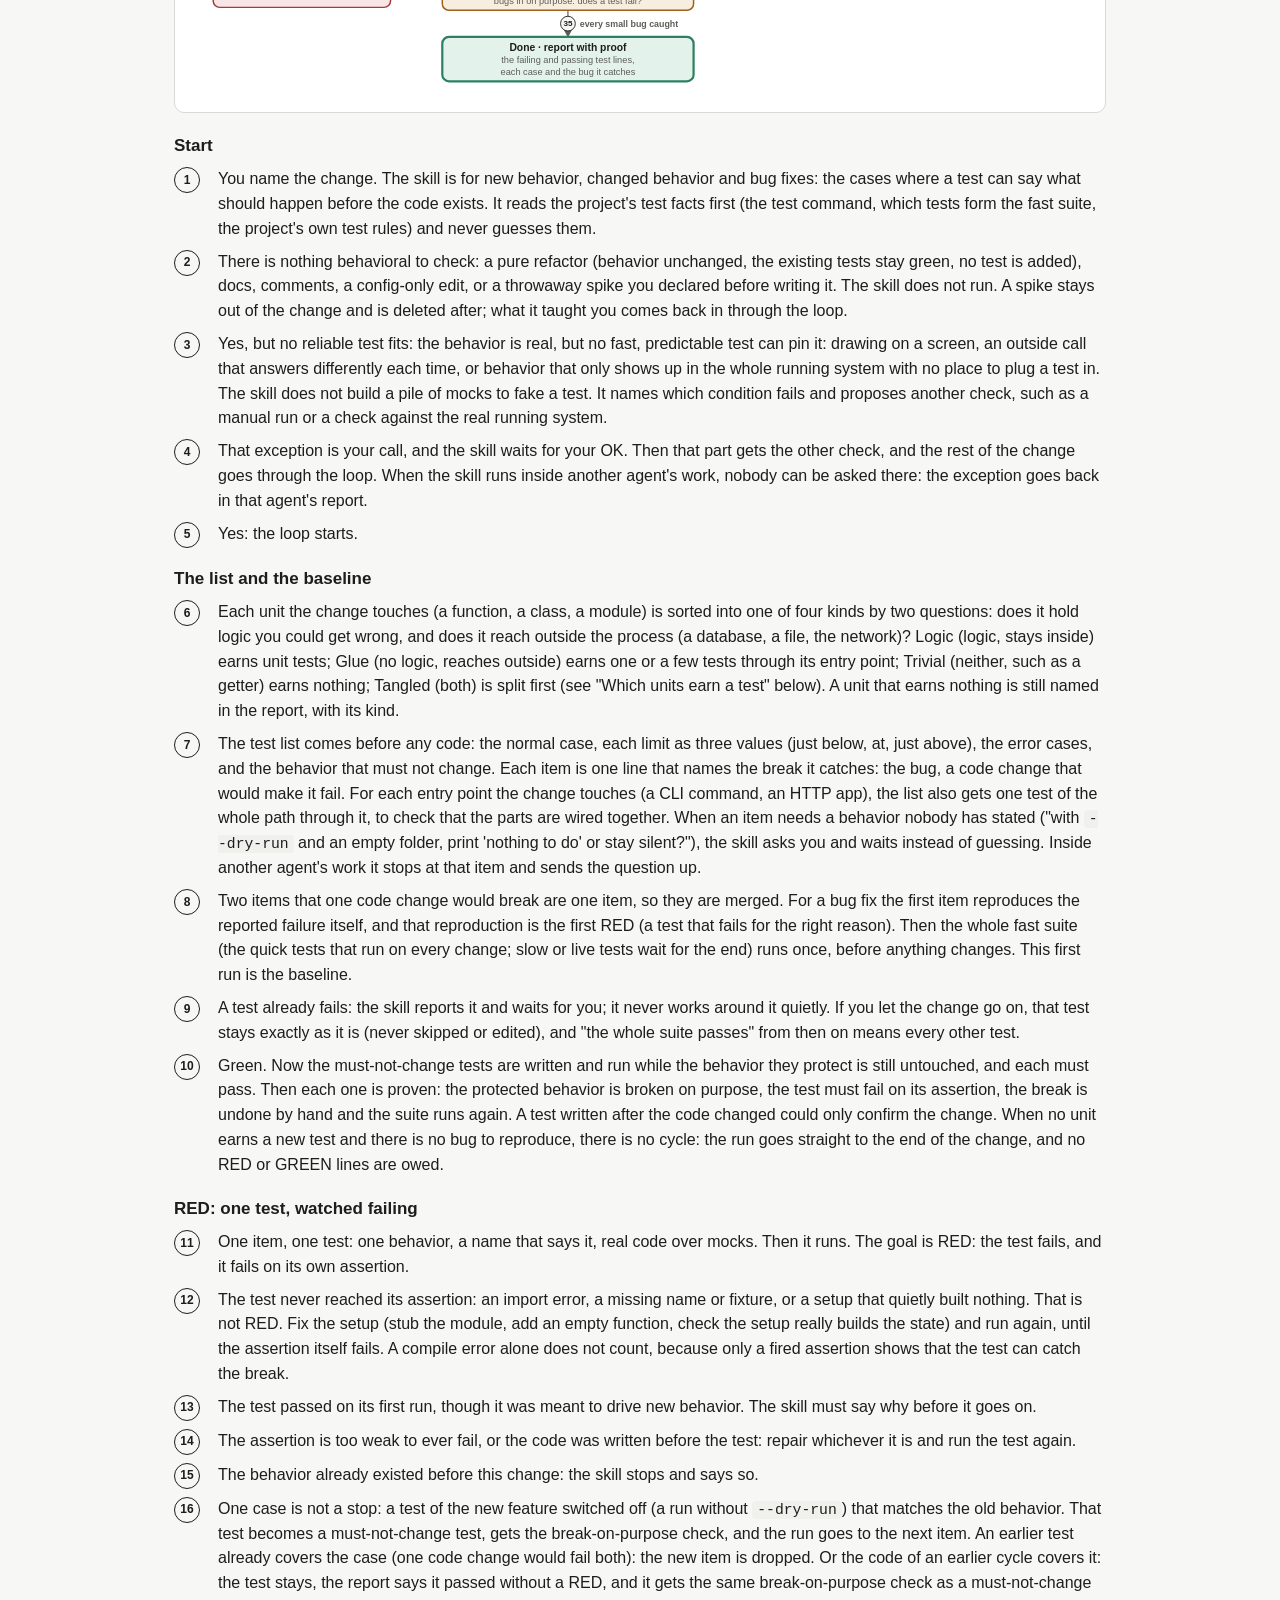
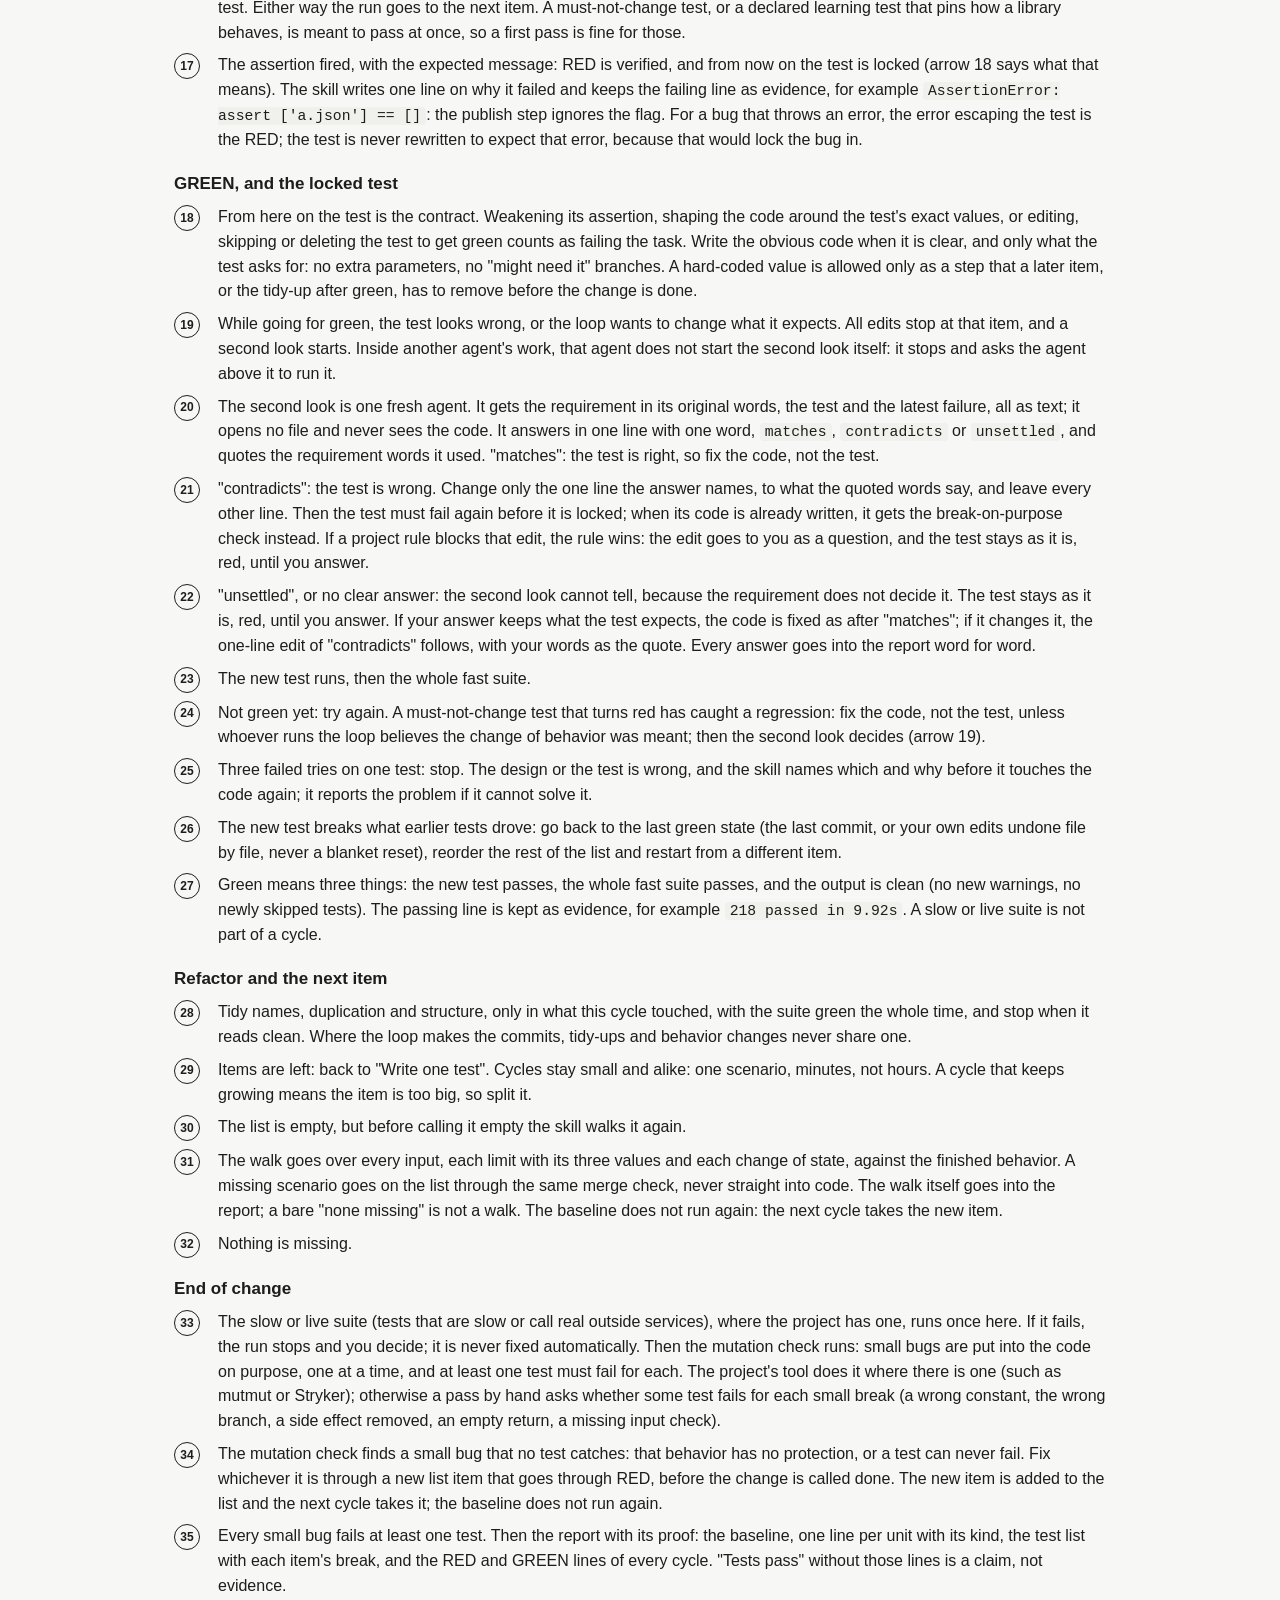
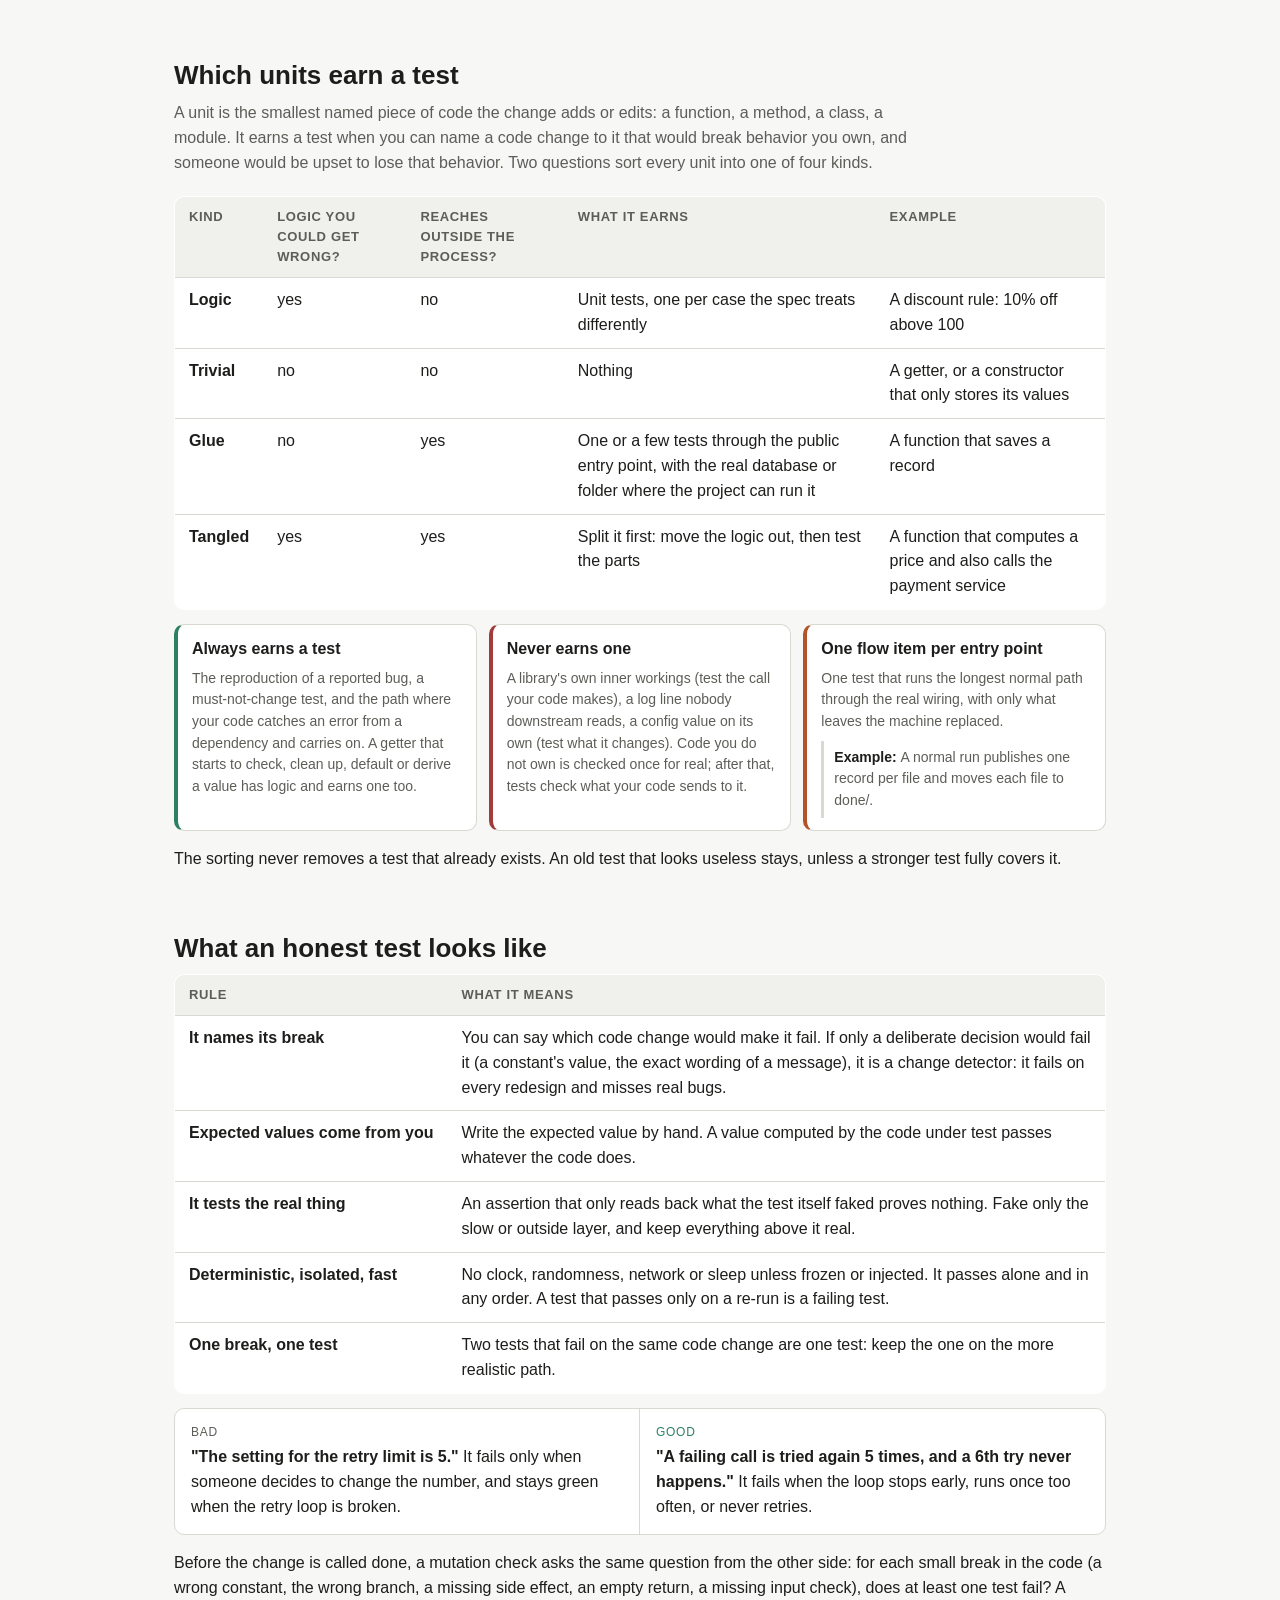
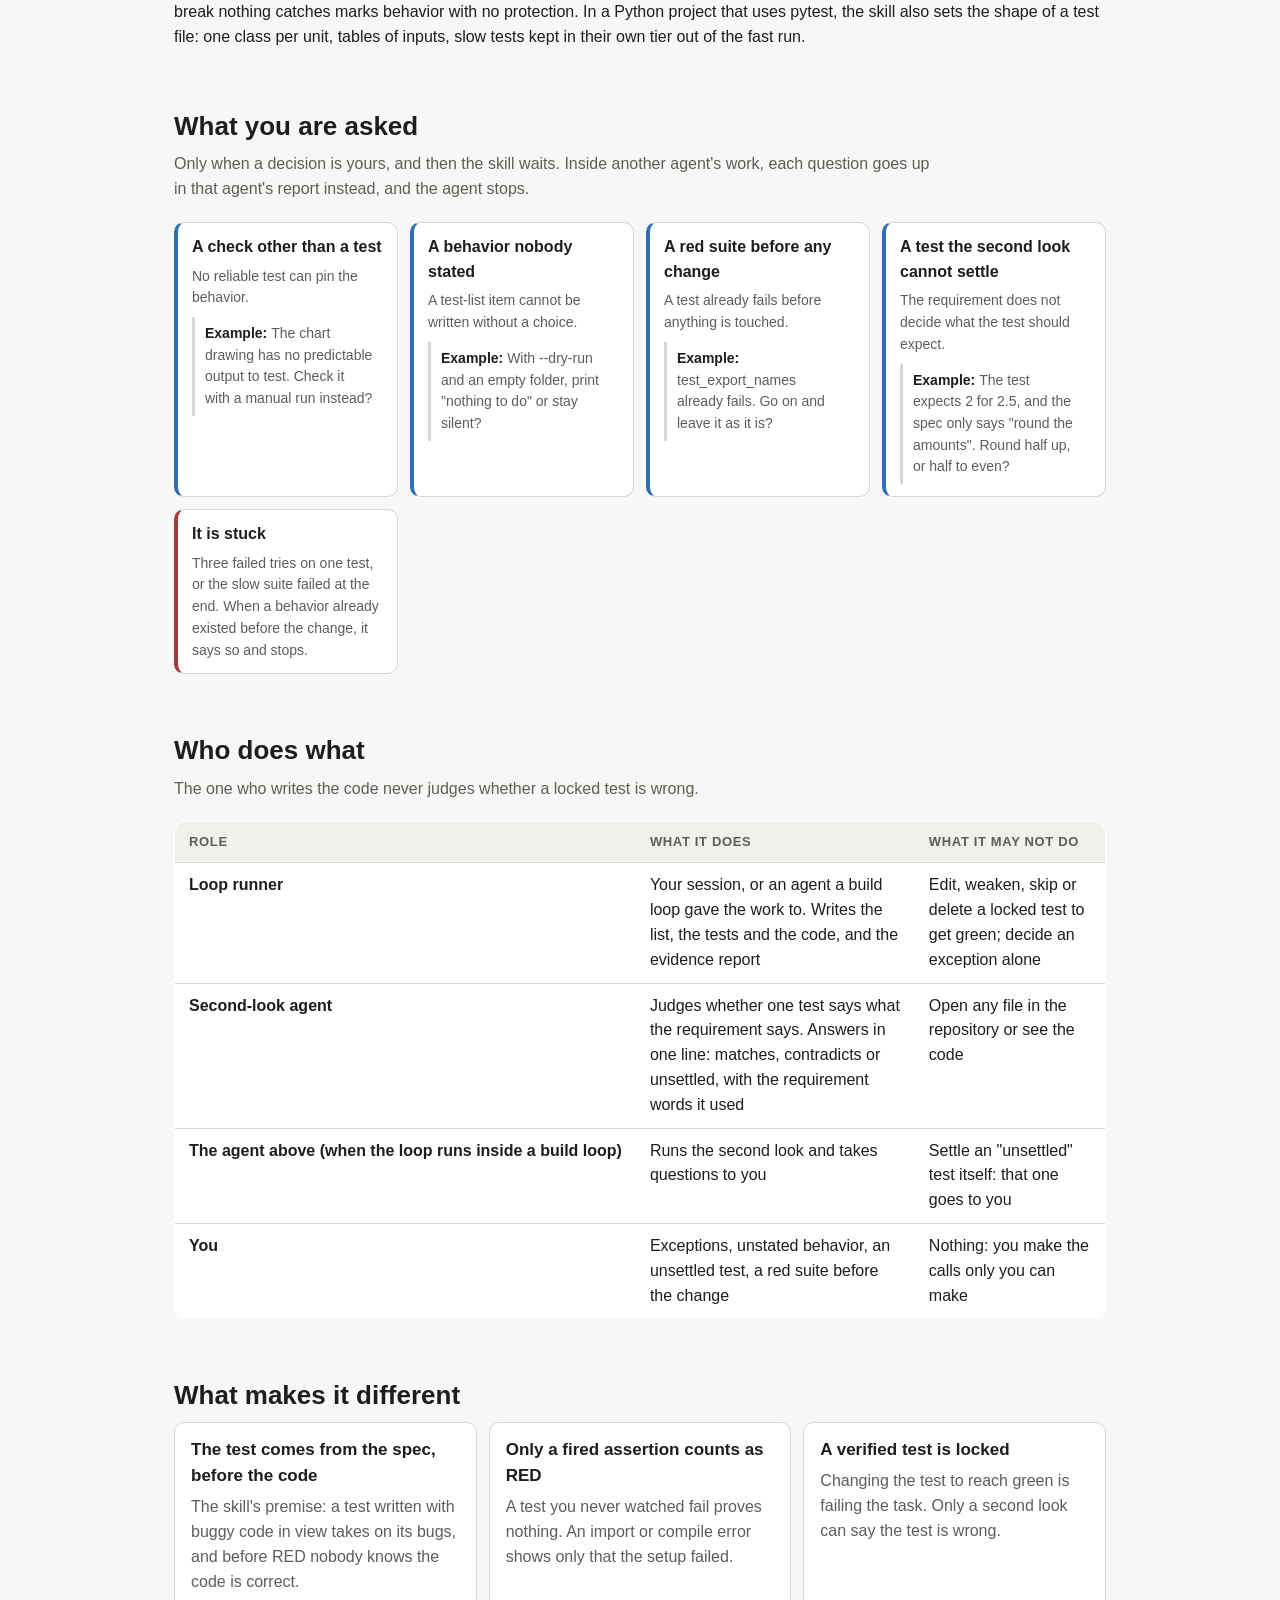
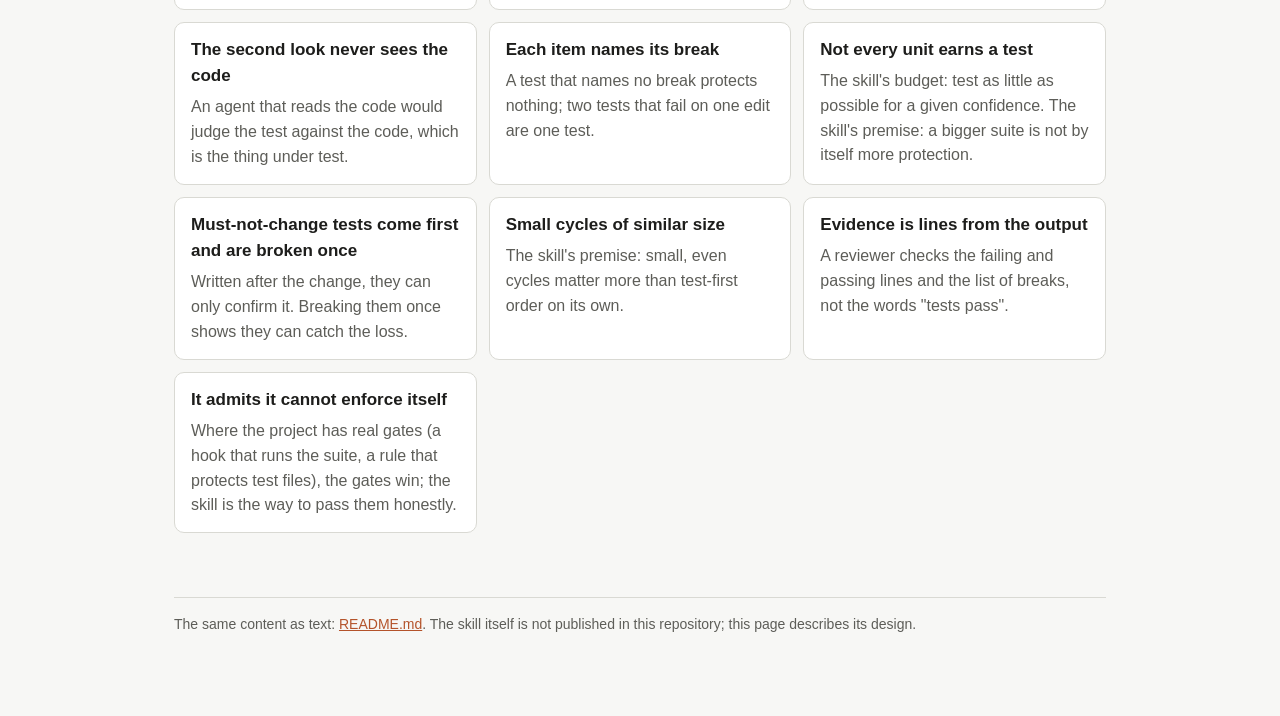
<file: skill-designs/test-driven-development/index.html>
<!doctype html>
<html lang="en">
<head>
<meta charset="utf-8">
<meta name="viewport" content="width=device-width, initial-scale=1">
<title>test-driven-development: how it works</title>
<link rel="stylesheet" href="../style.css">
</head>
<body>
<main>
  <a class="back" href="../index.html">&larr; All skill designs</a>
  <h1>test-driven-development</h1>
  <p class="tagline">Makes Claude write each test before the code, watch it fail for the right reason, and only then write the smallest code that makes the whole fast suite pass. The report shows the failing and passing lines as proof, not a "tests pass" claim.</p>
  <p>In test-first terms, RED is the first run of a new test, failing as expected, and GREEN is the run where that test and the whole fast suite pass.</p>
  <span class="command">/test-driven-development add a --dry-run flag: classify every file, publish nothing</span>

  <nav class="toc">
    <a href="#problem">The problem</a>
    <a href="#fit">When to use it</a>
    <a href="#run">How a run goes</a>
    <a href="#units">Which units earn a test</a>
    <a href="#honest">An honest test</a>
    <a href="#asked">What you are asked</a>
    <a href="#roles">Who does what</a>
    <a href="#different">What makes it different</a>
  </nav>

  <section id="problem">
    <h2>The problem it solves</h2>
    <p class="lead">You ask Claude to add a feature "with tests". The code and the tests come back together, and everything is green. You cannot tell whether a single one of those tests would ever catch a bug. The skill is built against six ways such tests can go wrong.</p>
    <div class="pairs">
      <div class="pair">
        <div class="without"><span class="label">Code and tests together</span><b>The test copies the code's bugs.</b> The skill's premise: a test written with buggy code in view tends to expect what the code does, not what the spec says.</div>
        <div class="with"><span class="label">test-driven-development</span>The test list and each test are written from the spec, before the code exists.</div>
      </div>
      <div class="pair">
        <div class="without"><span class="label">Code and tests together</span><b>Nobody saw the test fail.</b> It may test nothing, check the wrong thing, or only check the mock.</div>
        <div class="with"><span class="label">test-driven-development</span>Every test is watched failing first, and only a fired assertion with the expected message counts.</div>
      </div>
      <div class="pair">
        <div class="without"><span class="label">Code and tests together</span><b>The test is bent until it passes.</b> Weaker assertion, new expected value, or a skipped test.</div>
        <div class="with"><span class="label">test-driven-development</span>Once its RED is verified the test is locked. Only a second look, which never sees the code, can say it is wrong.</div>
      </div>
      <div class="pair">
        <div class="without"><span class="label">Code and tests together</span><b>Old behavior breaks quietly.</b> The new tests cover the new feature; nothing guards what already worked.</div>
        <div class="with"><span class="label">test-driven-development</span>Must-not-change tests pass before the change and are broken once on purpose, to show they can catch the loss.</div>
      </div>
      <div class="pair">
        <div class="without"><span class="label">Code and tests together</span><b>Many tests, little protection.</b> Getters, config values, log lines, five tests for one break.</div>
        <div class="with"><span class="label">test-driven-development</span>Only units with a break worth catching earn a test, and two items with one break are merged.</div>
      </div>
      <div class="pair">
        <div class="without"><span class="label">Code and tests together</span><b>"Tests pass" with nothing to check.</b> Nothing shows what failed first or what ran.</div>
        <div class="with"><span class="label">test-driven-development</span>The report carries the failing and passing lines of every cycle and the break each test catches.</div>
      </div>
    </div>
  </section>

  <section id="fit">
    <h2>When to use it, and when not</h2>
    <div class="fit">
      <div class="yes">
        <h3>Use it for</h3>
        <ul>
          <li>A new feature, a change of behavior, or a bug fix: any change where a test can say what should happen before the code exists.</li>
          <li>A bug fix, when you want the reported failure reproduced first and proven fixed.</li>
          <li>Code that another agent or a build loop writes for you, when you want proof in its report. The skill also runs as the build step inside such a loop.</li>
        </ul>
      </div>
      <div class="no">
        <h3>Not for</h3>
        <ul>
          <li>A pure refactor: behavior stays the same.<span class="instead">Keep the existing suite green and add no test.</span></li>
          <li>Docs, comments or other prose.<span class="instead">Nothing to test. Read it, or review it with <a href="../debate-loop/index.html">debate-loop</a>.</span></li>
          <li>A config-only change.<span class="instead">Nothing behavioral to test. If the config is the behavior and a test pins it, the change is behavioral and the skill applies.</span></li>
          <li>A throwaway spike to learn something.<span class="instead">Say it is a spike first, keep it out of the change, delete it after.</span></li>
          <li>Behavior no fast, predictable test can pin.<span class="instead">A manual run or a probe against the real system, with your OK.</span></li>
          <li>A review of code that is already written.<span class="instead">A review loop such as <a href="../debate-loop/index.html">debate-loop</a>. It does not replace a watched RED and GREEN.</span></li>
        </ul>
      </div>
    </div>
  </section>

  <section id="run">
    <h2>How a run goes</h2>
    <p class="lead">You run <code>/test-driven-development add a --dry-run flag: classify every file, publish nothing</code>. Each box is coloured by who does the step, and each arrow has a number: the list under the diagram says what happens on it.</p>
    <div class="legend">
      <span class="chip you">You</span>
      <span class="chip main">Whoever runs the loop (your session, or an agent)</span>
      <span class="chip agent">Agent, fresh context</span>
      <span class="chip check">Check with evidence</span>
      <span class="chip stop">Stop</span>
      <span class="chip" style="color: var(--accent)">Orange arrow: back into the loop</span>
    </div>
    <div class="diagram">
<svg viewBox="0 0 1215 1506" role="img" aria-labelledby="td-title"><title id="td-title">How a test-driven-development run goes, arrow by arrow</title>
<defs><marker id="td-ah" viewBox="0 0 10 10" refX="9" refY="5" markerWidth="7" markerHeight="7" orient="auto-start-reverse"><path class="dg-arrow" d="M0,0 L10,5 L0,10 z"/></marker>
<marker id="td-ahl" viewBox="0 0 10 10" refX="9" refY="5" markerWidth="7" markerHeight="7" orient="auto-start-reverse"><path class="dg-arrow loop" d="M0,0 L10,5 L0,10 z"/></marker></defs>
<path class="dg-edge " d="M510,72 L510,98" marker-end="url(#td-ah)"/>
<path class="dg-edge " d="M340,140 L270,140" marker-end="url(#td-ah)"/>
<path class="dg-edge " d="M680,140 L790,140" marker-end="url(#td-ah)"/>
<path class="dg-edge " d="M905,172 L905,242 L680,242" marker-end="url(#td-ah)"/>
<path class="dg-edge " d="M510,182 L510,214" marker-end="url(#td-ah)"/>
<path class="dg-edge " d="M510,270 L510,302" marker-end="url(#td-ah)"/>
<path class="dg-edge " d="M340,334 L270,334" marker-start="url(#td-ah)" marker-end="url(#td-ah)"/>
<path class="dg-edge " d="M510,366 L510,400" marker-end="url(#td-ah)"/>
<path class="dg-edge " d="M340,432 L270,432" marker-end="url(#td-ah)"/>
<path class="dg-edge " d="M510,464 L510,500" marker-end="url(#td-ah)"/>
<path class="dg-edge " d="M510,552 L510,596" marker-end="url(#td-ah)"/>
<path class="dg-edge " d="M340,640 L270,640" marker-start="url(#td-ah)" marker-end="url(#td-ah)"/>
<path class="dg-edge " d="M680,640 L790,640" marker-end="url(#td-ah)"/>
<path class="dg-edge loop" d="M850,618 L850,526 L680,526" marker-end="url(#td-ahl)"/>
<path class="dg-edge " d="M905,598 L905,456" marker-end="url(#td-ah)"/>
<path class="dg-edge " d="M1020,640 L1050,640 L1050,1160 L660,1160" marker-end="url(#td-ah)"/>
<path class="dg-edge " d="M510,684 L510,716" marker-end="url(#td-ah)"/>
<path class="dg-edge " d="M510,772 L510,806" marker-end="url(#td-ah)"/>
<path class="dg-edge " d="M340,822 L270,822" marker-end="url(#td-ah)"/>
<path class="dg-edge loop" d="M270,850 L340,850" marker-end="url(#td-ahl)"/>
<path class="dg-edge loop" d="M150,800 L150,744 L340,744" marker-end="url(#td-ahl)"/>
<path class="dg-edge " d="M150,868 L150,930" marker-end="url(#td-ah)"/>
<path class="dg-edge " d="M510,862 L510,916" marker-end="url(#td-ah)"/>
<path class="dg-edge loop" d="M600,939 L600,862" marker-end="url(#td-ahl)"/>
<path class="dg-edge " d="M335,960 L270,960" marker-end="url(#td-ah)"/>
<path class="dg-edge loop" d="M685,960 L720,960 L720,1132 L555,1132" marker-end="url(#td-ahl)"/>
<path class="dg-edge " d="M510,1004 L510,1040" marker-end="url(#td-ah)"/>
<path class="dg-edge " d="M510,1092 L510,1120" marker-end="url(#td-ah)"/>
<path class="dg-edge loop" d="M360,1160 L12,1160 L12,526 L340,526" marker-end="url(#td-ahl)"/>
<path class="dg-edge " d="M510,1200 L510,1236" marker-end="url(#td-ah)"/>
<path class="dg-edge loop" d="M680,1266 L1075,1266 L1075,538 L680,538" marker-end="url(#td-ahl)"/>
<path class="dg-edge " d="M510,1296 L510,1330" marker-end="url(#td-ah)"/>
<path class="dg-edge " d="M340,1360 L270,1360" marker-end="url(#td-ah)"/>
<path class="dg-edge loop" d="M680,1360 L1110,1360 L1110,547 L680,547" marker-end="url(#td-ahl)"/>
<path class="dg-edge " d="M510,1390 L510,1426" marker-end="url(#td-ah)"/>
<g class="dg-node you"><rect x="340" y="20" width="340" height="52" rx="9"/><text class="dg-title" x="510.0" y="43">You start the run</text><text class="dg-sub" x="510.0" y="59">/test-driven-development add a --dry-run flag</text></g>
<g class="dg-node main"><polygon points="510.0,98 680,140.0 510.0,182 340,140.0"/><text class="dg-title" x="510.0" y="137">Does it add or change behavior</text><text class="dg-sub" x="510.0" y="153">a test can state first?</text></g>
<g class="dg-node stop"><rect x="30" y="110" width="240" height="60" rx="9"/><text class="dg-title" x="150.0" y="129">Not this skill</text><text class="dg-sub" x="150.0" y="145">pure refactor, docs, config,</text><text class="dg-sub" x="150.0" y="161">or a throwaway spike</text></g>
<g class="dg-node you"><rect x="790" y="108" width="230" height="64" rx="9"/><text class="dg-title" x="905.0" y="129">You approve another check?</text><text class="dg-sub" x="905.0" y="145">no fast, predictable test fits;</text><text class="dg-sub" x="905.0" y="161">a manual run or a real-system check</text></g>
<g class="dg-node main"><rect x="340" y="214" width="340" height="56" rx="9"/><text class="dg-title" x="510.0" y="239">Sort the code it touches</text><text class="dg-sub" x="510.0" y="255">which functions and classes need a test?</text></g>
<g class="dg-node main"><rect x="340" y="302" width="340" height="64" rx="9"/><text class="dg-title" x="510.0" y="323">Write the test list</text><text class="dg-sub" x="510.0" y="339">one line per case, each with the bug it catches,</text><text class="dg-sub" x="510.0" y="355">plus a whole-path test per entry point</text></g>
<g class="dg-node you"><rect x="30" y="304" width="240" height="60" rx="9"/><text class="dg-title" x="150.0" y="323">You answer</text><text class="dg-sub" x="150.0" y="339">an item needs a behavior</text><text class="dg-sub" x="150.0" y="355">nobody has stated</text></g>
<g class="dg-node check"><rect x="340" y="400" width="340" height="64" rx="9"/><text class="dg-title" x="510.0" y="421">Baseline: run the fast tests first</text><text class="dg-sub" x="510.0" y="437">all must pass before any change; tests for</text><text class="dg-sub" x="510.0" y="453">what must not change pass, then are broken once</text></g>
<g class="dg-node stop"><rect x="30" y="406" width="240" height="52" rx="9"/><text class="dg-title" x="150.0" y="429">Stop · you decide</text><text class="dg-sub" x="150.0" y="445">the suite was red before any change</text></g>
<g class="dg-node stop"><rect x="790" y="396" width="230" height="60" rx="9"/><text class="dg-title" x="905.0" y="415">Stop · say so</text><text class="dg-sub" x="905.0" y="431">the behavior already existed</text><text class="dg-sub" x="905.0" y="447">before this change</text></g>
<g class="dg-node main"><rect x="340" y="500" width="340" height="52" rx="9"/><text class="dg-title" x="510.0" y="523">Write one test</text><text class="dg-sub" x="510.0" y="539">one item, one behavior, real code over mocks</text></g>
<g class="dg-node main"><polygon points="510.0,596 680,640.0 510.0,684 340,640.0"/><text class="dg-title" x="510.0" y="637">Run the new test: what happened?</text><text class="dg-sub" x="510.0" y="653">it must fail on its assertion (RED)</text></g>
<g class="dg-node main"><rect x="30" y="610" width="240" height="60" rx="9"/><text class="dg-title" x="150.0" y="629">Fix the setup</text><text class="dg-sub" x="150.0" y="645">stub the module; make the setup</text><text class="dg-sub" x="150.0" y="661">really build the state</text></g>
<g class="dg-node main"><polygon points="905.0,598 1020,640.0 905.0,682 790,640.0"/><text class="dg-title" x="905.0" y="637">It passed at once:</text><text class="dg-sub" x="905.0" y="653">why?</text></g>
<g class="dg-node check"><rect x="340" y="716" width="340" height="56" rx="9"/><text class="dg-title" x="510.0" y="741">RED verified · test locked</text><text class="dg-sub" x="510.0" y="757">keep the failure line; now change code, not the test</text></g>
<g class="dg-node main"><rect x="340" y="806" width="340" height="56" rx="9"/><text class="dg-title" x="510.0" y="831">GREEN: make it pass</text><text class="dg-sub" x="510.0" y="847">write only the code the test asks for</text></g>
<g class="dg-node agent"><rect x="30" y="800" width="240" height="68" rx="9"/><text class="dg-title" x="150.0" y="823">Second look at the test</text><text class="dg-sub" x="150.0" y="839">a fresh agent compares it with</text><text class="dg-sub" x="150.0" y="855">the requirement, never the code</text></g>
<g class="dg-node main"><polygon points="510.0,916 685,960.0 510.0,1004 335,960.0"/><text class="dg-title" x="510.0" y="957">Do all fast tests pass,</text><text class="dg-sub" x="510.0" y="973">with no new warnings?</text></g>
<g class="dg-node stop"><rect x="30" y="930" width="240" height="60" rx="9"/><text class="dg-title" x="150.0" y="949">Stop · you decide</text><text class="dg-sub" x="150.0" y="965">three failed tries, or the</text><text class="dg-sub" x="150.0" y="981">second look cannot settle it</text></g>
<g class="dg-node main"><rect x="340" y="1040" width="340" height="52" rx="9"/><text class="dg-title" x="510.0" y="1063">Refactor while tests pass</text><text class="dg-sub" x="510.0" y="1079">names, duplication; tests keep passing</text></g>
<g class="dg-node main"><polygon points="510.0,1120 660,1160.0 510.0,1200 360,1160.0"/><text class="dg-title" x="510.0" y="1165">Items left on the list?</text></g>
<g class="dg-node main"><rect x="340" y="1236" width="340" height="60" rx="9"/><text class="dg-title" x="510.0" y="1255">Check the list again</text><text class="dg-sub" x="510.0" y="1271">is a case missing: an input, a limit,</text><text class="dg-sub" x="510.0" y="1287">a change of state?</text></g>
<g class="dg-node check"><rect x="340" y="1330" width="340" height="60" rx="9"/><text class="dg-title" x="510.0" y="1349">End of change</text><text class="dg-sub" x="510.0" y="1365">run the slow tests once, then put small</text><text class="dg-sub" x="510.0" y="1381">bugs in on purpose: does a test fail?</text></g>
<g class="dg-node stop"><rect x="30" y="1334" width="240" height="52" rx="9"/><text class="dg-title" x="150.0" y="1357">Stop · you decide</text><text class="dg-sub" x="150.0" y="1373">slow tests failed; no automatic fix</text></g>
<g class="dg-node done"><rect x="340" y="1426" width="340" height="60" rx="9"/><text class="dg-title" x="510.0" y="1445">Done · report with proof</text><text class="dg-sub" x="510.0" y="1461">the failing and passing test lines,</text><text class="dg-sub" x="510.0" y="1477">each case and the bug it catches</text></g>
<g class="dg-badge"><circle cx="510" cy="85" r="10"/><text x="510" y="85">1</text></g>
<text class="dg-label" x="318" y="130">no</text>
<g class="dg-badge"><circle cx="300" cy="140" r="10"/><text x="300" y="140">2</text></g>
<text class="dg-label" x="690" y="114">yes, but no</text><text class="dg-label" x="690" y="128">reliable test fits</text>
<g class="dg-badge"><circle cx="735" cy="140" r="10"/><text x="735" y="140">3</text></g>
<text class="dg-label" x="918" y="214">your OK</text>
<g class="dg-badge"><circle cx="905" cy="210" r="10"/><text x="905" y="210">4</text></g>
<text class="dg-label" x="526" y="202">yes</text>
<g class="dg-badge"><circle cx="510" cy="198" r="10"/><text x="510" y="198">5</text></g>
<g class="dg-badge"><circle cx="510" cy="286" r="10"/><text x="510" y="286">6</text></g>
<g class="dg-badge"><circle cx="305" cy="334" r="10"/><text x="305" y="334">7</text></g>
<g class="dg-badge"><circle cx="510" cy="383" r="10"/><text x="510" y="383">8</text></g>
<text class="dg-label" x="298" y="420">fails</text>
<g class="dg-badge"><circle cx="305" cy="432" r="10"/><text x="305" y="432">9</text></g>
<text class="dg-label" x="526" y="486">all pass</text>
<g class="dg-badge"><circle cx="510" cy="482" r="10"/><text x="510" y="482">10</text></g>
<g class="dg-badge"><circle cx="510" cy="574" r="10"/><text x="510" y="574">11</text></g>
<text class="dg-label" x="36" y="692">failed before its assertion</text>
<g class="dg-badge"><circle cx="305" cy="640" r="10"/><text x="305" y="640">12</text></g>
<text class="dg-label" x="690" y="630">passed</text>
<g class="dg-badge"><circle cx="762" cy="640" r="10"/><text x="762" y="640">13</text></g>
<text class="dg-label" x="690" y="516">weak test, or code came first</text>
<g class="dg-badge"><circle cx="850" cy="570" r="10"/><text x="850" y="570">14</text></g>
<text class="dg-label" x="918" y="500">existed already</text>
<g class="dg-badge"><circle cx="905" cy="527" r="10"/><text x="905" y="527">15</text></g>
<text class="dg-label" x="730" y="1152">already covered, or a test with the feature off</text>
<g class="dg-badge"><circle cx="1050" cy="900" r="10"/><text x="1050" y="900">16</text></g>
<text class="dg-label" x="526" y="704">the assertion fired</text>
<g class="dg-badge"><circle cx="510" cy="700" r="10"/><text x="510" y="700">17</text></g>
<g class="dg-badge"><circle cx="510" cy="789" r="10"/><text x="510" y="789">18</text></g>
<text class="dg-label" x="276" y="800">test looks wrong</text>
<g class="dg-badge"><circle cx="305" cy="822" r="10"/><text x="305" y="822">19</text></g>
<text class="dg-label" x="278" y="876">test is right</text>
<g class="dg-badge"><circle cx="305" cy="850" r="10"/><text x="305" y="850">20</text></g>
<text class="dg-label" x="162" y="736">test is wrong</text>
<g class="dg-badge"><circle cx="150" cy="772" r="10"/><text x="150" y="772">21</text></g>
<text class="dg-label" x="162" y="904">cannot tell</text>
<g class="dg-badge"><circle cx="150" cy="899" r="10"/><text x="150" y="899">22</text></g>
<g class="dg-badge"><circle cx="510" cy="889" r="10"/><text x="510" y="889">23</text></g>
<text class="dg-label" x="614" y="904">not yet: try again</text>
<g class="dg-badge"><circle cx="600" cy="900" r="10"/><text x="600" y="900">24</text></g>
<text class="dg-label" x="276" y="984">3rd failed try</text>
<g class="dg-badge"><circle cx="300" cy="960" r="10"/><text x="300" y="960">25</text></g>
<text class="dg-label" x="732" y="1000">breaks earlier tests</text>
<g class="dg-badge"><circle cx="720" cy="1046" r="10"/><text x="720" y="1046">26</text></g>
<text class="dg-label" x="526" y="1026">yes</text>
<g class="dg-badge"><circle cx="510" cy="1022" r="10"/><text x="510" y="1022">27</text></g>
<g class="dg-badge"><circle cx="510" cy="1106" r="10"/><text x="510" y="1106">28</text></g>
<text class="dg-label" x="318" y="1150">yes</text>
<g class="dg-badge"><circle cx="12" cy="850" r="10"/><text x="12" y="850">29</text></g>
<text class="dg-label" x="526" y="1222">no</text>
<g class="dg-badge"><circle cx="510" cy="1218" r="10"/><text x="510" y="1218">30</text></g>
<text class="dg-label" x="700" y="1256">a scenario is missing</text>
<g class="dg-badge"><circle cx="1075" cy="800" r="10"/><text x="1075" y="800">31</text></g>
<text class="dg-label" x="526" y="1317">none missing</text>
<g class="dg-badge"><circle cx="510" cy="1313" r="10"/><text x="510" y="1313">32</text></g>
<text class="dg-label" x="274" y="1334">slow tests</text><text class="dg-label" x="274" y="1346">fail</text>
<g class="dg-badge"><circle cx="305" cy="1360" r="10"/><text x="305" y="1360">33</text></g>
<text class="dg-label" x="700" y="1350">a bug no test catches</text>
<g class="dg-badge"><circle cx="1110" cy="1000" r="10"/><text x="1110" y="1000">34</text></g>
<text class="dg-label" x="526" y="1412">every small bug caught</text>
<g class="dg-badge"><circle cx="510" cy="1408" r="10"/><text x="510" y="1408">35</text></g>
</svg>
    </div>
<div class="arrows">
<h3>Start</h3><ol>
<li value="1"><span class="n">1</span><span>You name the change. The skill is for new behavior, changed behavior and bug fixes: the cases where a test can say what should happen before the code exists. It reads the project's test facts first (the test command, which tests form the fast suite, the project's own test rules) and never guesses them.</span></li>
<li value="2"><span class="n">2</span><span>There is nothing behavioral to check: a pure refactor (behavior unchanged, the existing tests stay green, no test is added), docs, comments, a config-only edit, or a throwaway spike you declared before writing it. The skill does not run. A spike stays out of the change and is deleted after; what it taught you comes back in through the loop.</span></li>
<li value="3"><span class="n">3</span><span>Yes, but no reliable test fits: the behavior is real, but no fast, predictable test can pin it: drawing on a screen, an outside call that answers differently each time, or behavior that only shows up in the whole running system with no place to plug a test in. The skill does not build a pile of mocks to fake a test. It names which condition fails and proposes another check, such as a manual run or a check against the real running system.</span></li>
<li value="4"><span class="n">4</span><span>That exception is your call, and the skill waits for your OK. Then that part gets the other check, and the rest of the change goes through the loop. When the skill runs inside another agent's work, nobody can be asked there: the exception goes back in that agent's report.</span></li>
<li value="5"><span class="n">5</span><span>Yes: the loop starts.</span></li>
</ol>
<h3>The list and the baseline</h3><ol>
<li value="6"><span class="n">6</span><span>Each unit the change touches (a function, a class, a module) is sorted into one of four kinds by two questions: does it hold logic you could get wrong, and does it reach outside the process (a database, a file, the network)? Logic (logic, stays inside) earns unit tests; Glue (no logic, reaches outside) earns one or a few tests through its entry point; Trivial (neither, such as a getter) earns nothing; Tangled (both) is split first (see "Which units earn a test" below). A unit that earns nothing is still named in the report, with its kind.</span></li>
<li value="7"><span class="n">7</span><span>The test list comes before any code: the normal case, each limit as three values (just below, at, just above), the error cases, and the behavior that must not change. Each item is one line that names the break it catches: the bug, a code change that would make it fail. For each entry point the change touches (a CLI command, an HTTP app), the list also gets one test of the whole path through it, to check that the parts are wired together. When an item needs a behavior nobody has stated ("with <code>--dry-run</code> and an empty folder, print 'nothing to do' or stay silent?"), the skill asks you and waits instead of guessing. Inside another agent's work it stops at that item and sends the question up.</span></li>
<li value="8"><span class="n">8</span><span>Two items that one code change would break are one item, so they are merged. For a bug fix the first item reproduces the reported failure itself, and that reproduction is the first RED (a test that fails for the right reason). Then the whole fast suite (the quick tests that run on every change; slow or live tests wait for the end) runs once, before anything changes. This first run is the baseline.</span></li>
<li value="9"><span class="n">9</span><span>A test already fails: the skill reports it and waits for you; it never works around it quietly. If you let the change go on, that test stays exactly as it is (never skipped or edited), and "the whole suite passes" from then on means every other test.</span></li>
<li value="10"><span class="n">10</span><span>Green. Now the must-not-change tests are written and run while the behavior they protect is still untouched, and each must pass. Then each one is proven: the protected behavior is broken on purpose, the test must fail on its assertion, the break is undone by hand and the suite runs again. A test written after the code changed could only confirm the change. When no unit earns a new test and there is no bug to reproduce, there is no cycle: the run goes straight to the end of the change, and no RED or GREEN lines are owed.</span></li>
</ol>
<h3>RED: one test, watched failing</h3><ol>
<li value="11"><span class="n">11</span><span>One item, one test: one behavior, a name that says it, real code over mocks. Then it runs. The goal is RED: the test fails, and it fails on its own assertion.</span></li>
<li value="12"><span class="n">12</span><span>The test never reached its assertion: an import error, a missing name or fixture, or a setup that quietly built nothing. That is not RED. Fix the setup (stub the module, add an empty function, check the setup really builds the state) and run again, until the assertion itself fails. A compile error alone does not count, because only a fired assertion shows that the test can catch the break.</span></li>
<li value="13"><span class="n">13</span><span>The test passed on its first run, though it was meant to drive new behavior. The skill must say why before it goes on.</span></li>
<li value="14"><span class="n">14</span><span>The assertion is too weak to ever fail, or the code was written before the test: repair whichever it is and run the test again.</span></li>
<li value="15"><span class="n">15</span><span>The behavior already existed before this change: the skill stops and says so.</span></li>
<li value="16"><span class="n">16</span><span>One case is not a stop: a test of the new feature switched off (a run without <code>--dry-run</code>) that matches the old behavior. That test becomes a must-not-change test, gets the break-on-purpose check, and the run goes to the next item. An earlier test already covers the case (one code change would fail both): the new item is dropped. Or the code of an earlier cycle covers it: the test stays, the report says it passed without a RED, and it gets the same break-on-purpose check as a must-not-change test. Either way the run goes to the next item. A must-not-change test, or a declared learning test that pins how a library behaves, is meant to pass at once, so a first pass is fine for those.</span></li>
<li value="17"><span class="n">17</span><span>The assertion fired, with the expected message: RED is verified, and from now on the test is locked (arrow 18 says what that means). The skill writes one line on why it failed and keeps the failing line as evidence, for example <code>AssertionError: assert ['a.json'] == []</code>: the publish step ignores the flag. For a bug that throws an error, the error escaping the test is the RED; the test is never rewritten to expect that error, because that would lock the bug in.</span></li>
</ol>
<h3>GREEN, and the locked test</h3><ol>
<li value="18"><span class="n">18</span><span>From here on the test is the contract. Weakening its assertion, shaping the code around the test's exact values, or editing, skipping or deleting the test to get green counts as failing the task. Write the obvious code when it is clear, and only what the test asks for: no extra parameters, no "might need it" branches. A hard-coded value is allowed only as a step that a later item, or the tidy-up after green, has to remove before the change is done.</span></li>
<li value="19"><span class="n">19</span><span>While going for green, the test looks wrong, or the loop wants to change what it expects. All edits stop at that item, and a second look starts. Inside another agent's work, that agent does not start the second look itself: it stops and asks the agent above it to run it.</span></li>
<li value="20"><span class="n">20</span><span>The second look is one fresh agent. It gets the requirement in its original words, the test and the latest failure, all as text; it opens no file and never sees the code. It answers in one line with one word, <code>matches</code>, <code>contradicts</code> or <code>unsettled</code>, and quotes the requirement words it used. "matches": the test is right, so fix the code, not the test.</span></li>
<li value="21"><span class="n">21</span><span>"contradicts": the test is wrong. Change only the one line the answer names, to what the quoted words say, and leave every other line. Then the test must fail again before it is locked; when its code is already written, it gets the break-on-purpose check instead. If a project rule blocks that edit, the rule wins: the edit goes to you as a question, and the test stays as it is, red, until you answer.</span></li>
<li value="22"><span class="n">22</span><span>"unsettled", or no clear answer: the second look cannot tell, because the requirement does not decide it. The test stays as it is, red, until you answer. If your answer keeps what the test expects, the code is fixed as after "matches"; if it changes it, the one-line edit of "contradicts" follows, with your words as the quote. Every answer goes into the report word for word.</span></li>
<li value="23"><span class="n">23</span><span>The new test runs, then the whole fast suite.</span></li>
<li value="24"><span class="n">24</span><span>Not green yet: try again. A must-not-change test that turns red has caught a regression: fix the code, not the test, unless whoever runs the loop believes the change of behavior was meant; then the second look decides (arrow 19).</span></li>
<li value="25"><span class="n">25</span><span>Three failed tries on one test: stop. The design or the test is wrong, and the skill names which and why before it touches the code again; it reports the problem if it cannot solve it.</span></li>
<li value="26"><span class="n">26</span><span>The new test breaks what earlier tests drove: go back to the last green state (the last commit, or your own edits undone file by file, never a blanket reset), reorder the rest of the list and restart from a different item.</span></li>
<li value="27"><span class="n">27</span><span>Green means three things: the new test passes, the whole fast suite passes, and the output is clean (no new warnings, no newly skipped tests). The passing line is kept as evidence, for example <code>218 passed in 9.92s</code>. A slow or live suite is not part of a cycle.</span></li>
</ol>
<h3>Refactor and the next item</h3><ol>
<li value="28"><span class="n">28</span><span>Tidy names, duplication and structure, only in what this cycle touched, with the suite green the whole time, and stop when it reads clean. Where the loop makes the commits, tidy-ups and behavior changes never share one.</span></li>
<li value="29"><span class="n">29</span><span>Items are left: back to "Write one test". Cycles stay small and alike: one scenario, minutes, not hours. A cycle that keeps growing means the item is too big, so split it.</span></li>
<li value="30"><span class="n">30</span><span>The list is empty, but before calling it empty the skill walks it again.</span></li>
<li value="31"><span class="n">31</span><span>The walk goes over every input, each limit with its three values and each change of state, against the finished behavior. A missing scenario goes on the list through the same merge check, never straight into code. The walk itself goes into the report; a bare "none missing" is not a walk. The baseline does not run again: the next cycle takes the new item.</span></li>
<li value="32"><span class="n">32</span><span>Nothing is missing.</span></li>
</ol>
<h3>End of change</h3><ol>
<li value="33"><span class="n">33</span><span>The slow or live suite (tests that are slow or call real outside services), where the project has one, runs once here. If it fails, the run stops and you decide; it is never fixed automatically. Then the mutation check runs: small bugs are put into the code on purpose, one at a time, and at least one test must fail for each. The project's tool does it where there is one (such as mutmut or Stryker); otherwise a pass by hand asks whether some test fails for each small break (a wrong constant, the wrong branch, a side effect removed, an empty return, a missing input check).</span></li>
<li value="34"><span class="n">34</span><span>The mutation check finds a small bug that no test catches: that behavior has no protection, or a test can never fail. Fix whichever it is through a new list item that goes through RED, before the change is called done. The new item is added to the list and the next cycle takes it; the baseline does not run again.</span></li>
<li value="35"><span class="n">35</span><span>Every small bug fails at least one test. Then the report with its proof: the baseline, one line per unit with its kind, the test list with each item's break, and the RED and GREEN lines of every cycle. "Tests pass" without those lines is a claim, not evidence.</span></li>
</ol>
</div>
  </section>

  <section id="units">
    <h2>Which units earn a test</h2>
    <p class="lead">A unit is the smallest named piece of code the change adds or edits: a function, a method, a class, a module. It earns a test when you can name a code change to it that would break behavior you own, and someone would be upset to lose that behavior. Two questions sort every unit into one of four kinds.</p>
    <table>
      <thead><tr><th>Kind</th><th>Logic you could get wrong?</th><th>Reaches outside the process?</th><th>What it earns</th><th>Example</th></tr></thead>
      <tbody>
        <tr><td>Logic</td><td>yes</td><td>no</td><td>Unit tests, one per case the spec treats differently</td><td>A discount rule: 10% off above 100</td></tr>
        <tr><td>Trivial</td><td>no</td><td>no</td><td>Nothing</td><td>A getter, or a constructor that only stores its values</td></tr>
        <tr><td>Glue</td><td>no</td><td>yes</td><td>One or a few tests through the public entry point, with the real database or folder where the project can run it</td><td>A function that saves a record</td></tr>
        <tr><td>Tangled</td><td>yes</td><td>yes</td><td>Split it first: move the logic out, then test the parts</td><td>A function that computes a price and also calls the payment service</td></tr>
      </tbody>
    </table>
    <div class="branches" style="margin-top: 14px">
      <div class="branch go"><div class="then">Always earns a test</div><p>The reproduction of a reported bug, a must-not-change test, and the path where your code catches an error from a dependency and carries on. A getter that starts to check, clean up, default or derive a value has logic and earns one too.</p></div>
      <div class="branch stop"><div class="then">Never earns one</div><p>A library's own inner workings (test the call your code makes), a log line nobody downstream reads, a config value on its own (test what it changes). Code you do not own is checked once for real; after that, tests check what your code sends to it.</p></div>
      <div class="branch again"><div class="then">One flow item per entry point</div><p>One test that runs the longest normal path through the real wiring, with only what leaves the machine replaced.</p><div class="example">A normal run publishes one record per file and moves each file to done/.</div></div>
    </div>
    <p>The sorting never removes a test that already exists. An old test that looks useless stays, unless a stronger test fully covers it.</p>
  </section>

  <section id="honest">
    <h2>What an honest test looks like</h2>
    <table>
      <thead><tr><th>Rule</th><th>What it means</th></tr></thead>
      <tbody>
        <tr><td>It names its break</td><td>You can say which code change would make it fail. If only a deliberate decision would fail it (a constant's value, the exact wording of a message), it is a change detector: it fails on every redesign and misses real bugs.</td></tr>
        <tr><td>Expected values come from you</td><td>Write the expected value by hand. A value computed by the code under test passes whatever the code does.</td></tr>
        <tr><td>It tests the real thing</td><td>An assertion that only reads back what the test itself faked proves nothing. Fake only the slow or outside layer, and keep everything above it real.</td></tr>
        <tr><td>Deterministic, isolated, fast</td><td>No clock, randomness, network or sleep unless frozen or injected. It passes alone and in any order. A test that passes only on a re-run is a failing test.</td></tr>
        <tr><td>One break, one test</td><td>Two tests that fail on the same code change are one test: keep the one on the more realistic path.</td></tr>
      </tbody>
    </table>
    <div class="pairs" style="margin-top: 14px">
      <div class="pair">
        <div class="without"><span class="label">Bad</span><b>"The setting for the retry limit is 5."</b> It fails only when someone decides to change the number, and stays green when the retry loop is broken.</div>
        <div class="with"><span class="label">Good</span><b>"A failing call is tried again 5 times, and a 6th try never happens."</b> It fails when the loop stops early, runs once too often, or never retries.</div>
      </div>
    </div>
    <p>Before the change is called done, a mutation check asks the same question from the other side: for each small break in the code (a wrong constant, the wrong branch, a missing side effect, an empty return, a missing input check), does at least one test fail? A break nothing catches marks behavior with no protection. In a Python project that uses pytest, the skill also sets the shape of a test file: one class per unit, tables of inputs, slow tests kept in their own tier out of the fast run.</p>
  </section>

  <section id="asked">
    <h2>What you are asked</h2>
    <p class="lead">Only when a decision is yours, and then the skill waits. Inside another agent's work, each question goes up in that agent's report instead, and the agent stops.</p>
    <div class="branches">
      <div class="branch ask"><div class="then">A check other than a test</div><p>No reliable test can pin the behavior.</p><div class="example">The chart drawing has no predictable output to test. Check it with a manual run instead?</div></div>
      <div class="branch ask"><div class="then">A behavior nobody stated</div><p>A test-list item cannot be written without a choice.</p><div class="example">With --dry-run and an empty folder, print "nothing to do" or stay silent?</div></div>
      <div class="branch ask"><div class="then">A red suite before any change</div><p>A test already fails before anything is touched.</p><div class="example">test_export_names already fails. Go on and leave it as it is?</div></div>
      <div class="branch ask"><div class="then">A test the second look cannot settle</div><p>The requirement does not decide what the test should expect.</p><div class="example">The test expects 2 for 2.5, and the spec only says "round the amounts". Round half up, or half to even?</div></div>
      <div class="branch stop"><div class="then">It is stuck</div><p>Three failed tries on one test, or the slow suite failed at the end. When a behavior already existed before the change, it says so and stops.</p></div>
    </div>
  </section>

  <section id="roles">
    <h2>Who does what</h2>
    <p class="lead">The one who writes the code never judges whether a locked test is wrong.</p>
    <table>
      <thead><tr><th>Role</th><th>What it does</th><th>What it may not do</th></tr></thead>
      <tbody>
        <tr><td>Loop runner</td><td>Your session, or an agent a build loop gave the work to. Writes the list, the tests and the code, and the evidence report</td><td>Edit, weaken, skip or delete a locked test to get green; decide an exception alone</td></tr>
        <tr><td>Second-look agent</td><td>Judges whether one test says what the requirement says. Answers in one line: matches, contradicts or unsettled, with the requirement words it used</td><td>Open any file in the repository or see the code</td></tr>
        <tr><td>The agent above (when the loop runs inside a build loop)</td><td>Runs the second look and takes questions to you</td><td>Settle an "unsettled" test itself: that one goes to you</td></tr>
        <tr><td>You</td><td>Exceptions, unstated behavior, an unsettled test, a red suite before the change</td><td>Nothing: you make the calls only you can make</td></tr>
      </tbody>
    </table>
  </section>

  <section id="different">
    <h2>What makes it different</h2>
    <div class="choices">
      <div class="choice"><h3>The test comes from the spec, before the code</h3><p>The skill's premise: a test written with buggy code in view takes on its bugs, and before RED nobody knows the code is correct.</p></div>
      <div class="choice"><h3>Only a fired assertion counts as RED</h3><p>A test you never watched fail proves nothing. An import or compile error shows only that the setup failed.</p></div>
      <div class="choice"><h3>A verified test is locked</h3><p>Changing the test to reach green is failing the task. Only a second look can say the test is wrong.</p></div>
      <div class="choice"><h3>The second look never sees the code</h3><p>An agent that reads the code would judge the test against the code, which is the thing under test.</p></div>
      <div class="choice"><h3>Each item names its break</h3><p>A test that names no break protects nothing; two tests that fail on one edit are one test.</p></div>
      <div class="choice"><h3>Not every unit earns a test</h3><p>The skill's budget: test as little as possible for a given confidence. The skill's premise: a bigger suite is not by itself more protection.</p></div>
      <div class="choice"><h3>Must-not-change tests come first and are broken once</h3><p>Written after the change, they can only confirm it. Breaking them once shows they can catch the loss.</p></div>
      <div class="choice"><h3>Small cycles of similar size</h3><p>The skill's premise: small, even cycles matter more than test-first order on its own.</p></div>
      <div class="choice"><h3>Evidence is lines from the output</h3><p>A reviewer checks the failing and passing lines and the list of breaks, not the words "tests pass".</p></div>
      <div class="choice"><h3>It admits it cannot enforce itself</h3><p>Where the project has real gates (a hook that runs the suite, a rule that protects test files), the gates win; the skill is the way to pass them honestly.</p></div>
    </div>
  </section>

  <footer>
    The same content as text: <a href="README.md">README.md</a>. The skill itself is not published in this repository; this page describes its design.
  </footer>
</main>
</body>
</html>
</file>
<file: skill-designs/style.css>
/* Shared styles for the skill-design pages. No external fonts or scripts, so a page
   opens offline from the file system. */

:root {
  --bg: #f7f7f5;
  --surface: #ffffff;
  --surface-2: #f0f0ec;
  --text: #1d1d1b;
  --muted: #5d5d58;
  --line: #d9d9d3;
  --accent: #b4532a;

  /* One colour per actor, used for the chips and the step markers. */
  --you: #2f6fb3;
  --you-bg: #e6eff9;
  --main: #6b4fa8;
  --main-bg: #efeaf8;
  --agent: #2d8063;
  --agent-bg: #e3f3ec;
  --check: #a0611b;
  --check-bg: #f8eedf;
  --stop: #a23b3b;
  --stop-bg: #f8e6e6;

  --radius: 10px;
  --font: -apple-system, BlinkMacSystemFont, "Segoe UI", Roboto, "Helvetica Neue", Arial, sans-serif;
  --mono: ui-monospace, SFMono-Regular, Menlo, Consolas, monospace;
}

@media (prefers-color-scheme: dark) {
  :root {
    --bg: #1b1c1e;
    --surface: #24262a;
    --surface-2: #2c2f34;
    --text: #e9e9e6;
    --muted: #a5a6a2;
    --line: #3a3d43;
    --accent: #e58a5f;

    --you: #7fb2ea;
    --you-bg: #1f3247;
    --main: #b9a1ec;
    --main-bg: #30284a;
    --agent: #74cfa9;
    --agent-bg: #1c3a2f;
    --check: #e6b06b;
    --check-bg: #43331d;
    --stop: #ee8f8f;
    --stop-bg: #4a2626;
  }
}

* { box-sizing: border-box; }

body {
  margin: 0;
  background: var(--bg);
  color: var(--text);
  font: 16px/1.55 var(--font);
}

main {
  max-width: 980px;
  margin: 0 auto;
  padding: 48px 24px 80px;
}

a { color: var(--accent); }
code { font-family: var(--mono); font-size: 0.92em; background: var(--surface-2); padding: 1px 5px; border-radius: 4px; }

/* Header */
.back { font-size: 14px; color: var(--muted); text-decoration: none; }
.back:hover { text-decoration: underline; }
h1 { font-size: 40px; line-height: 1.15; margin: 16px 0 8px; letter-spacing: -0.01em; }
.tagline { font-size: 20px; color: var(--muted); margin: 0 0 20px; max-width: 760px; }
.command {
  display: inline-block;
  font-family: var(--mono);
  font-size: 14px;
  background: var(--surface);
  border: 1px solid var(--line);
  border-radius: var(--radius);
  padding: 8px 12px;
}

nav.toc { margin: 28px 0 0; display: flex; flex-wrap: wrap; gap: 8px; }
nav.toc a {
  font-size: 14px;
  text-decoration: none;
  color: var(--text);
  border: 1px solid var(--line);
  border-radius: 999px;
  padding: 4px 12px;
  background: var(--surface);
}
nav.toc a:hover { border-color: var(--accent); }

/* Sections */
section { margin-top: 56px; }
h2 { font-size: 26px; margin: 0 0 6px; }
.lead { color: var(--muted); margin: 0 0 20px; max-width: 760px; }
h3 { font-size: 17px; margin: 0 0 6px; }

/* Problem → answer pairs */
.pairs { display: grid; gap: 12px; }
.pair {
  display: grid;
  grid-template-columns: 1fr 1fr;
  background: var(--surface);
  border: 1px solid var(--line);
  border-radius: var(--radius);
  overflow: hidden;
}
.pair > div { padding: 14px 16px; }
.pair .without { border-right: 1px solid var(--line); }
.pair .label { display: block; font-size: 12px; text-transform: uppercase; letter-spacing: 0.06em; color: var(--muted); margin-bottom: 4px; }
.pair .with .label { color: var(--agent); }
@media (max-width: 680px) {
  .pair { grid-template-columns: 1fr; }
  .pair .without { border-right: 0; border-bottom: 1px solid var(--line); }
}

/* Actor legend and chips */
.legend { display: flex; flex-wrap: wrap; gap: 8px; margin: 0 0 20px; }
.chip {
  display: inline-block;
  font-size: 12px;
  font-weight: 600;
  letter-spacing: 0.02em;
  border-radius: 999px;
  padding: 2px 10px;
  white-space: nowrap;
}
.chip.you { color: var(--you); background: var(--you-bg); }
.chip.main { color: var(--main); background: var(--main-bg); }
.chip.agent { color: var(--agent); background: var(--agent-bg); }
.chip.check { color: var(--check); background: var(--check-bg); }
.chip.stop { color: var(--stop); background: var(--stop-bg); }

/* The flow: a vertical line of steps */
.flow { position: relative; padding-left: 0; list-style: none; margin: 0; }
.step {
  position: relative;
  display: grid;
  grid-template-columns: 44px 1fr;
  gap: 14px;
  padding-bottom: 18px;
}
.step::before {
  /* the connecting line between markers */
  content: "";
  position: absolute;
  left: 21px;
  top: 44px;
  bottom: 0;
  width: 2px;
  background: var(--line);
}
.step:last-child::before { display: none; }
.marker {
  width: 44px;
  height: 44px;
  border-radius: 50%;
  display: grid;
  place-items: center;
  font-weight: 700;
  font-size: 15px;
  border: 2px solid currentColor;
  background: var(--surface);
}
.step.you .marker { color: var(--you); }
.step.main .marker { color: var(--main); }
.step.agent .marker { color: var(--agent); }
.step.check .marker { color: var(--check); }
.card {
  background: var(--surface);
  border: 1px solid var(--line);
  border-radius: var(--radius);
  padding: 12px 16px;
}
.card .head { display: flex; flex-wrap: wrap; align-items: center; gap: 8px; margin-bottom: 4px; }
.card .head h3 { margin: 0; }
.card p { margin: 4px 0 0; }
.card .out { font-size: 14px; color: var(--muted); margin-top: 6px; }
.card .out b { color: var(--text); font-weight: 600; }

/* A group of steps that repeats */
.loop {
  position: relative;
  border: 2px dashed var(--accent);
  border-radius: 14px;
  padding: 34px 14px 6px;
  margin: 4px 0 22px;
}
.loop-title {
  position: absolute;
  top: -13px;
  left: 16px;
  background: var(--bg);
  padding: 0 8px;
  font-weight: 700;
  color: var(--accent);
}
.loop-note {
  margin: 0 0 12px 58px;
  font-size: 14px;
  color: var(--muted);
}
.loop-back {
  margin: 4px 0 10px 58px;
  font-size: 14px;
  font-weight: 600;
  color: var(--accent);
}

/* Branch points and outcomes */
.branches { display: grid; grid-template-columns: repeat(auto-fit, minmax(220px, 1fr)); gap: 12px; }
.branch {
  background: var(--surface);
  border: 1px solid var(--line);
  border-left: 4px solid var(--line);
  border-radius: var(--radius);
  padding: 12px 14px;
}
.branch.go { border-left-color: var(--agent); }
.branch.again { border-left-color: var(--accent); }
.branch.stop { border-left-color: var(--stop); }
.branch.ask { border-left-color: var(--you); }
.branch .when { font-size: 13px; color: var(--muted); margin-bottom: 4px; }
.branch .then { font-weight: 600; }
.branch p { margin: 6px 0 0; font-size: 14px; color: var(--muted); }

/* Tables */
table { width: 100%; border-collapse: collapse; background: var(--surface); border: 1px solid var(--line); border-radius: var(--radius); overflow: hidden; }
th, td { text-align: left; vertical-align: top; padding: 10px 14px; border-bottom: 1px solid var(--line); }
th { font-size: 13px; text-transform: uppercase; letter-spacing: 0.05em; color: var(--muted); background: var(--surface-2); }
tr:last-child td { border-bottom: 0; }
td:first-child { font-weight: 600; white-space: nowrap; }
@media (max-width: 680px) { td:first-child { white-space: normal; } }

/* Design choices */
.choices { display: grid; grid-template-columns: repeat(auto-fit, minmax(280px, 1fr)); gap: 12px; }
.choice { background: var(--surface); border: 1px solid var(--line); border-radius: var(--radius); padding: 14px 16px; }
.choice h3 { margin-bottom: 6px; }
.choice p { margin: 0; color: var(--muted); }

/* When to use and when not */
.fit { display: grid; grid-template-columns: 1fr 1fr; gap: 16px; }
@media (max-width: 760px) { .fit { grid-template-columns: 1fr; } }
.fit > div { background: var(--surface); border: 1px solid var(--line); border-radius: var(--radius); padding: 16px 18px; }
.fit .yes h3 { color: var(--agent); }
.fit .no h3 { color: var(--stop); }
.fit ul { margin: 8px 0 0; padding-left: 18px; }
.fit li { margin-bottom: 8px; }
.fit .instead { display: block; color: var(--muted); font-size: 14px; }

/* A concrete example under a step or a card */
.example {
  margin-top: 8px;
  padding: 6px 10px;
  border-left: 3px solid var(--line);
  font-size: 14px;
  color: var(--muted);
}
.example::before { content: "Example: "; font-weight: 600; color: var(--text); }

/* Priority badges */
.prio { display: inline-block; font-size: 12px; font-weight: 700; border-radius: 4px; padding: 1px 8px; }
.prio.must { color: var(--stop); background: var(--stop-bg); }
.prio.should { color: var(--check); background: var(--check-bg); }
.prio.nice { color: var(--agent); background: var(--agent-bg); }

/* Flow diagram drawn as inline SVG */
.diagram {
  background: var(--surface);
  border: 1px solid var(--line);
  border-radius: var(--radius);
  padding: 16px;
  overflow-x: auto;
}
.diagram svg { display: block; width: 100%; min-width: 820px; height: auto; }
.dg-node rect, .dg-node polygon { fill: var(--surface); stroke: var(--line); stroke-width: 2; }
.dg-node.you rect, .dg-node.you polygon { fill: var(--you-bg); stroke: var(--you); }
.dg-node.main rect, .dg-node.main polygon { fill: var(--main-bg); stroke: var(--main); }
.dg-node.agent rect { fill: var(--agent-bg); stroke: var(--agent); }
.dg-node.check rect { fill: var(--check-bg); stroke: var(--check); }
.dg-node.stop rect { fill: var(--stop-bg); stroke: var(--stop); }
.dg-node.done rect { fill: var(--agent-bg); stroke: var(--agent); stroke-width: 3; }
.dg-title { font: 600 14px var(--font); fill: var(--text); text-anchor: middle; }
.dg-sub { font: 12.5px var(--font); fill: var(--muted); text-anchor: middle; }
.dg-edge { fill: none; stroke: var(--muted); stroke-width: 1.6; }
.dg-edge.loop { stroke: var(--accent); }
.dg-edge.dash { stroke-dasharray: 5 4; }
.dg-arrow { fill: var(--muted); }
.dg-arrow.loop { fill: var(--accent); }
.dg-badge circle { fill: var(--bg); stroke: var(--text); stroke-width: 1.2; }
.dg-badge text { font: 700 11px var(--font); fill: var(--text); text-anchor: middle; dominant-baseline: central; }
.dg-label { font: 600 12px var(--font); fill: var(--muted); }

/* The numbered list under a diagram */
.arrows { margin: 20px 0 0; padding: 0; list-style: none; counter-reset: none; }
.arrows h3 { margin: 18px 0 8px; }
.arrows ol { margin: 0; padding: 0; list-style: none; }
.arrows li { display: grid; grid-template-columns: 34px 1fr; gap: 10px; margin-bottom: 8px; }
.arrows .n {
  width: 26px; height: 26px; border-radius: 50%;
  border: 1.2px solid var(--text); background: var(--bg);
  display: grid; place-items: center; font-weight: 700; font-size: 12px;
}

/* Landing page cards */
.skills { display: grid; grid-template-columns: repeat(auto-fit, minmax(260px, 1fr)); gap: 14px; }
.skill {
  display: block;
  text-decoration: none;
  color: var(--text);
  background: var(--surface);
  border: 1px solid var(--line);
  border-radius: var(--radius);
  padding: 18px;
}
.skill:hover { border-color: var(--accent); }
.skill h3 { font-family: var(--mono); font-size: 17px; color: var(--accent); }
.skill p { margin: 6px 0 0; color: var(--muted); }

footer { margin-top: 64px; padding-top: 16px; border-top: 1px solid var(--line); font-size: 14px; color: var(--muted); }
</file>
